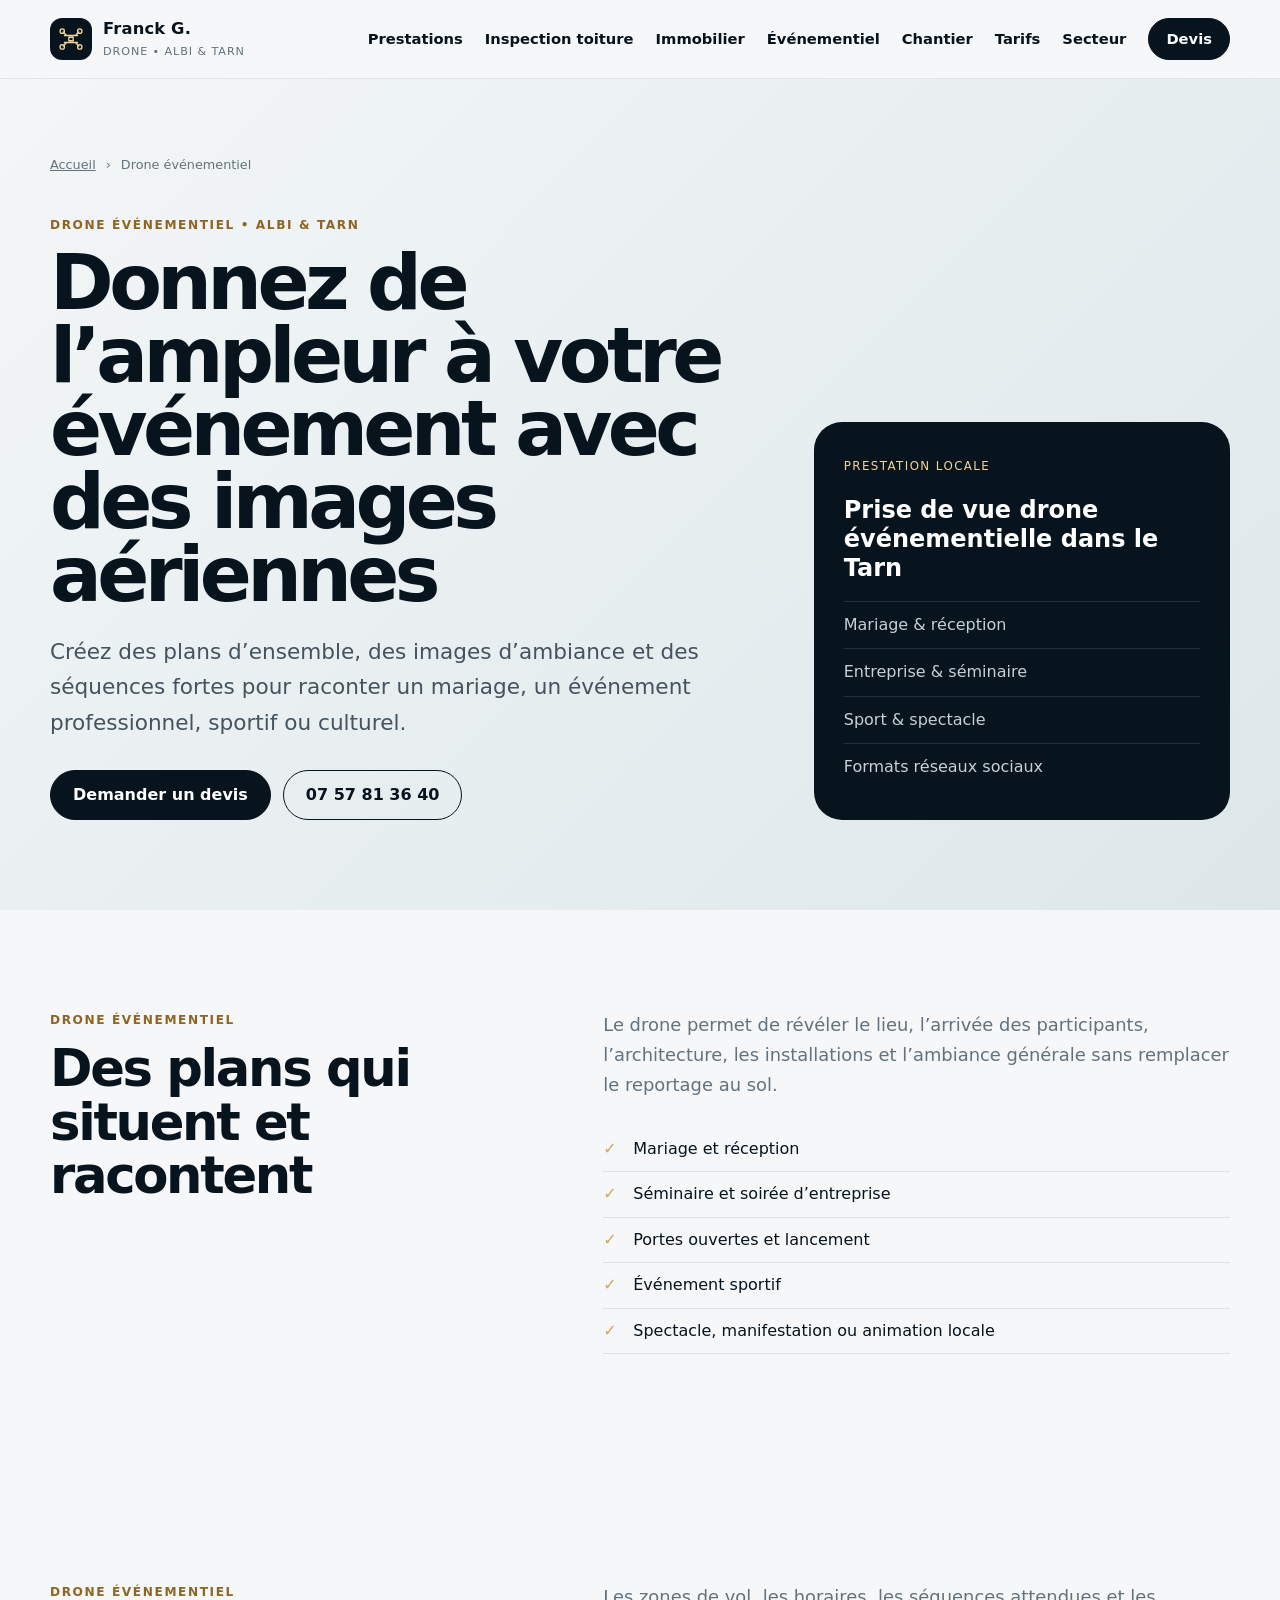
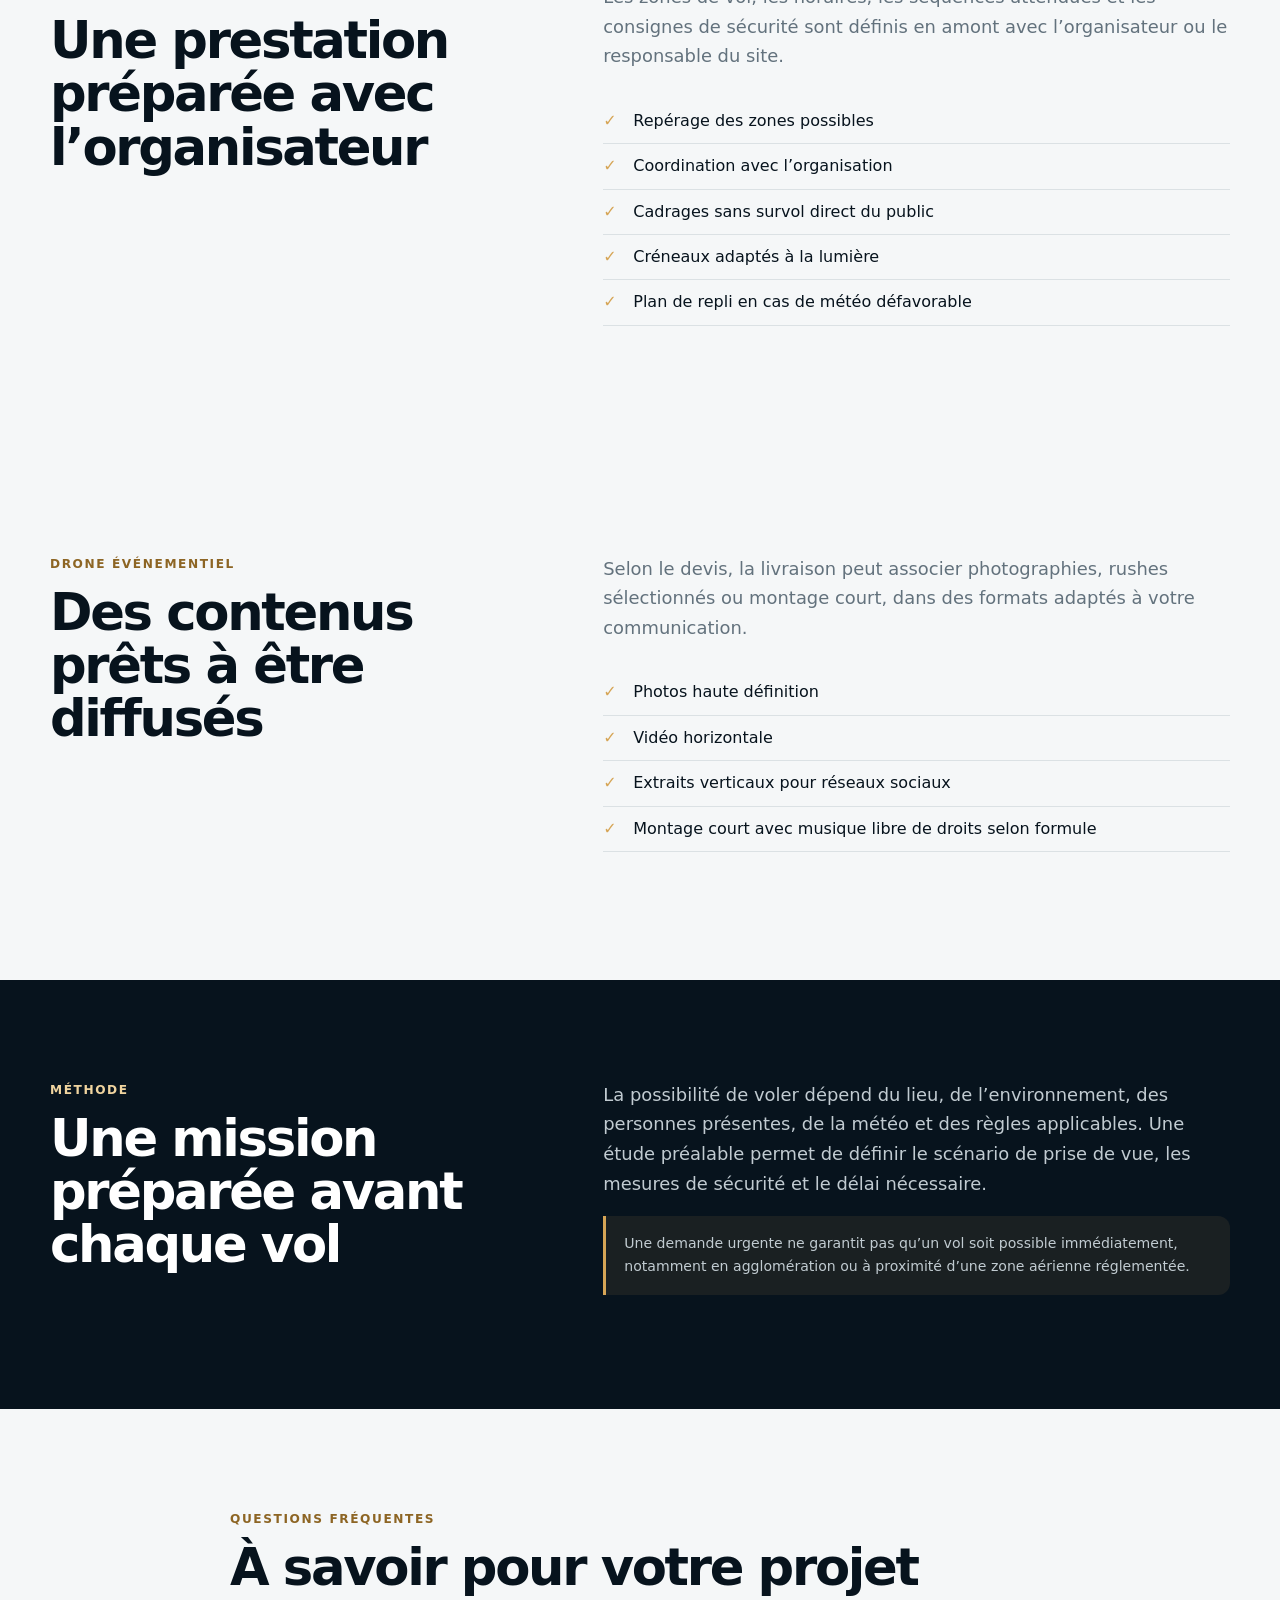
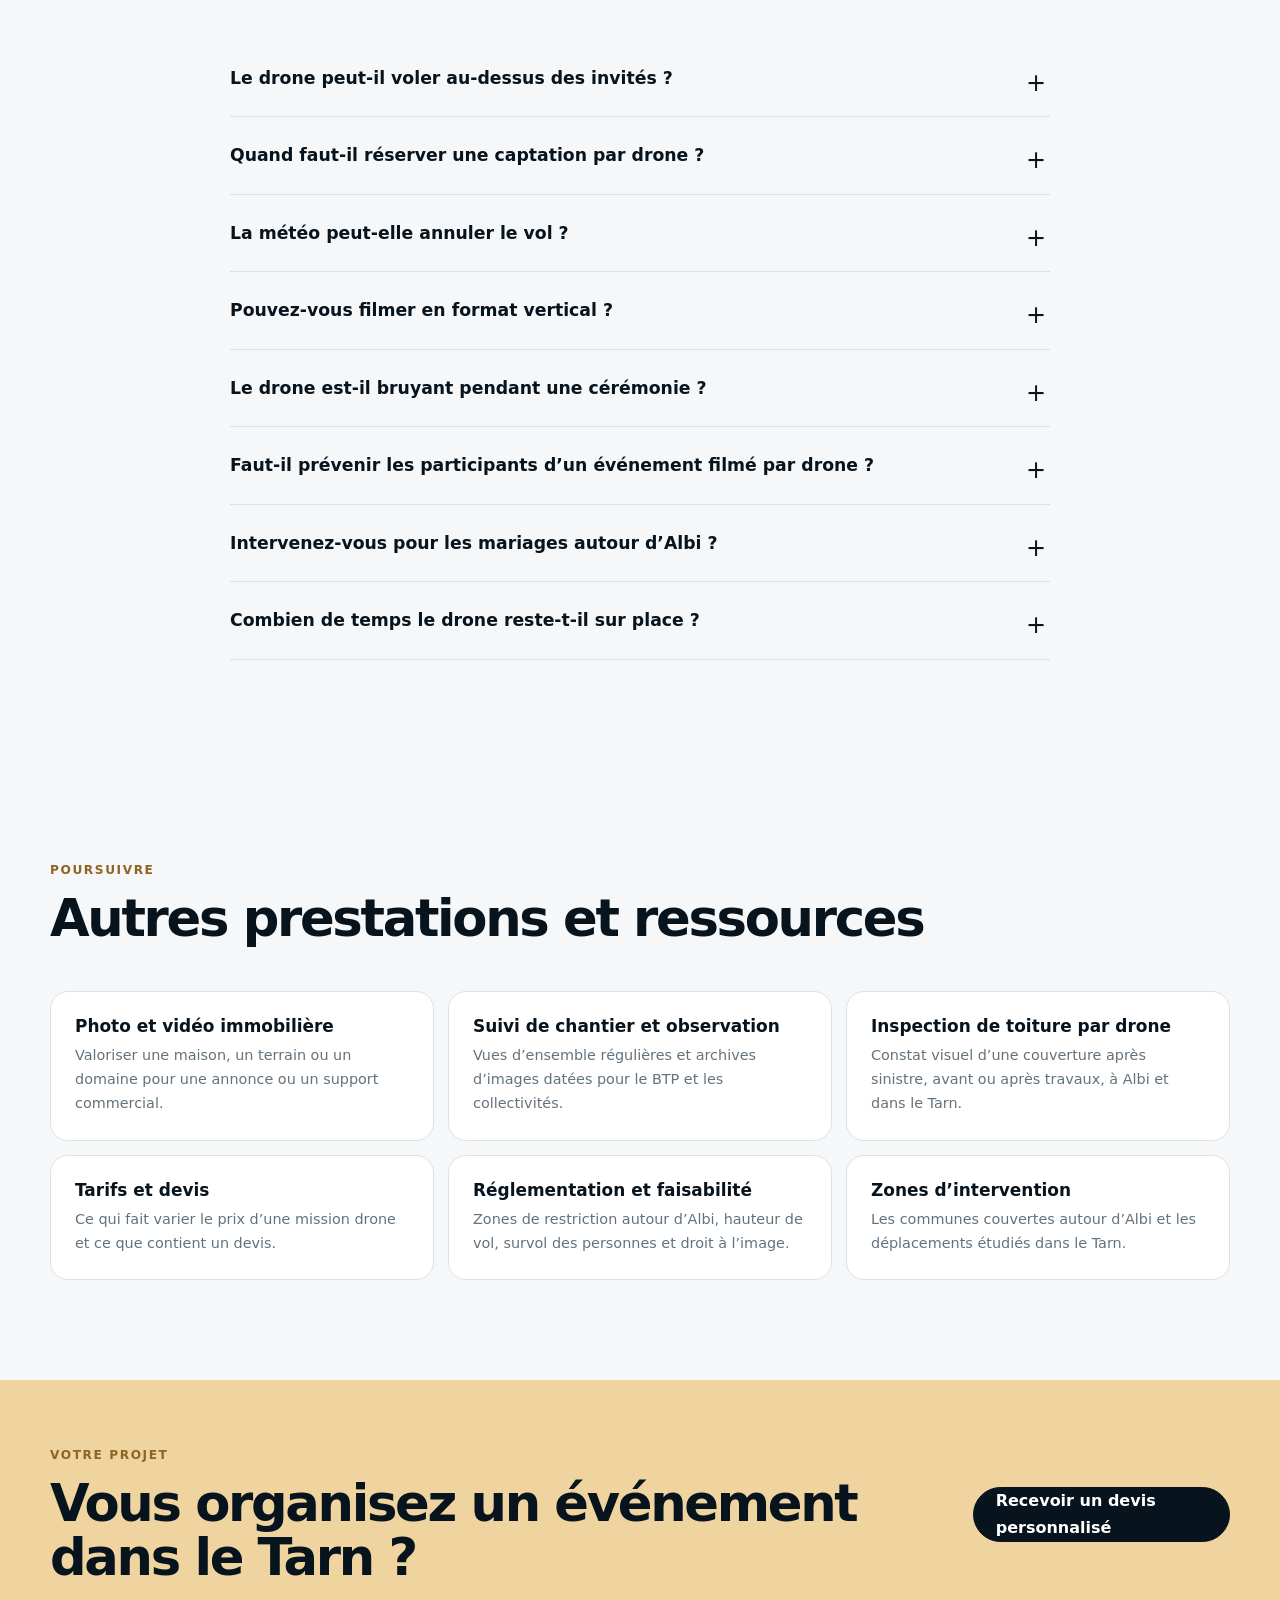
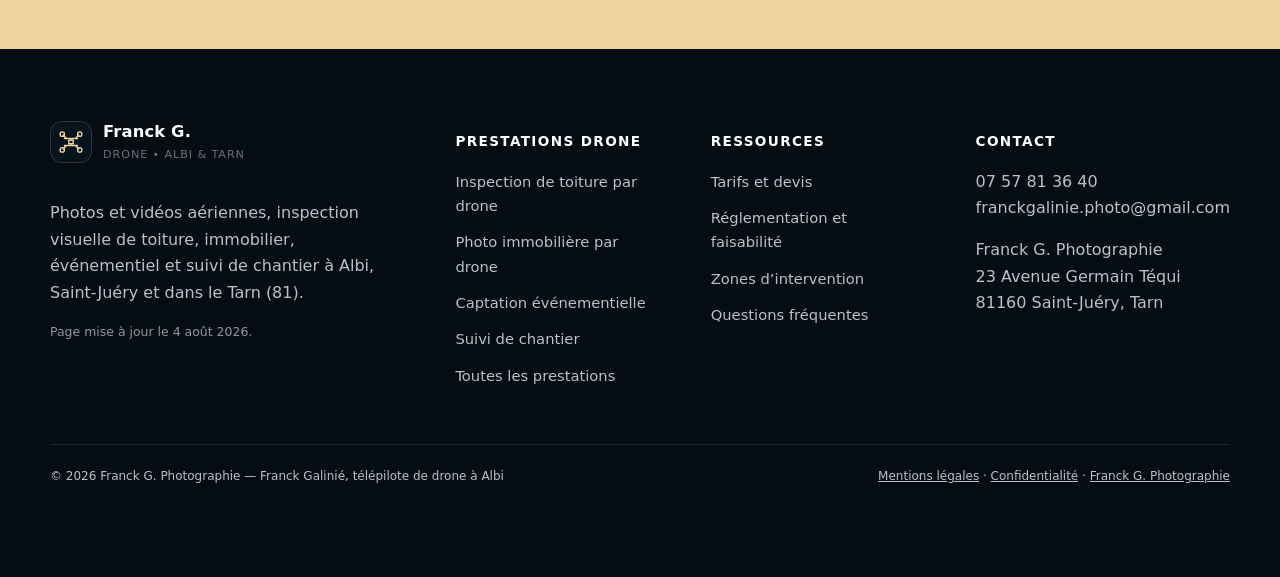
<file: drone-evenementiel-tarn.html>
<!doctype html>
<html lang="fr">
<head>
  <meta charset="utf-8">
  <meta name="viewport" content="width=device-width, initial-scale=1">
  <link rel="preconnect" href="https://static.wixstatic.com" crossorigin>
  <link rel="dns-prefetch" href="//static.wixstatic.com">
  <title>Drone événementiel dans le Tarn : vidéo aérienne | Albi</title>
  <meta name="description" content="Photo et vidéo aériennes d’événements dans le Tarn : mariage, séminaire, sport et spectacle, préparés avec l’organisateur et sans survol du public. Devis gratuit.">
  <meta name="keywords" content="drone événementiel Tarn, vidéo drone mariage Albi, captation aérienne événement, drone séminaire entreprise Tarn, film aérien spectacle 81">
  <meta name="robots" content="index,follow,max-image-preview:large,max-snippet:-1,max-video-preview:-1">
  <meta name="author" content="Franck G. Photographie">
  <meta name="theme-color" content="#07131d">
  <link rel="canonical" href="https://dronetarn.fr/drone-evenementiel-tarn.html">
  <link rel="alternate" hreflang="fr-FR" href="https://dronetarn.fr/drone-evenementiel-tarn.html">
  <link rel="alternate" hreflang="x-default" href="https://dronetarn.fr/drone-evenementiel-tarn.html">
  <meta name="geo.region" content="FR-81">
  <meta name="geo.placename" content="Albi, Saint-Juéry, Tarn, Occitanie">
  <meta name="geo.position" content="43.94851456213975;2.210739448460117">
  <meta name="ICBM" content="43.94851456213975, 2.210739448460117">
  <meta name="format-detection" content="telephone=yes">
  <meta name="rating" content="general">
  <meta name="revisit-after" content="7 days">
  <meta property="og:image:type" content="image/png">
  <meta property="article:modified_time" content="2026-08-04">
  <link rel="icon" href="assets/favicon.svg" type="image/svg+xml">
  <link rel="manifest" href="manifest.webmanifest">
  <meta property="og:type" content="website">
  <meta property="og:locale" content="fr_FR">
  <meta property="og:site_name" content="Franck G. Drone — Albi & Tarn">
  <meta property="og:title" content="Drone événementiel dans le Tarn : vidéo aérienne | Albi">
  <meta property="og:description" content="Photo et vidéo aériennes d’événements dans le Tarn : mariage, séminaire, sport et spectacle, préparés avec l’organisateur et sans survol du public. Devis gratuit.">
  <meta property="og:url" content="https://dronetarn.fr/drone-evenementiel-tarn.html">
  <meta property="og:image" content="https://dronetarn.fr/assets/og-image.png">
  <meta property="og:image:width" content="1200">
  <meta property="og:image:height" content="630">
  <meta property="og:image:alt" content="Télépilote drone à Albi et dans le Tarn — Franck G.">
  <meta name="twitter:card" content="summary_large_image">
  <meta name="twitter:title" content="Drone événementiel dans le Tarn : vidéo aérienne | Albi">
  <meta name="twitter:description" content="Photo et vidéo aériennes d’événements dans le Tarn : mariage, séminaire, sport et spectacle, préparés avec l’organisateur et sans survol du public. Devis gratuit.">
  <meta name="twitter:image" content="https://dronetarn.fr/assets/og-image.png">
  <link rel="stylesheet" href="assets/styles.css">
  <script type="application/ld+json">{
  "@context": "https://schema.org",
  "@graph": [
    {
      "@type": [
        "LocalBusiness",
        "ProfessionalService",
        "PhotographBusiness"
      ],
      "@id": "https://dronetarn.fr/#business",
      "name": "Franck G. Photographie — Prestations drone",
      "legalName": "Franck Galinié — Franck G. Photographie",
      "alternateName": [
        "Franck G. Drone Albi Tarn",
        "Télépilote drone Albi",
        "Photographe drone Albi",
        "Franck G. Drone"
      ],
      "url": "https://dronetarn.fr/",
      "mainEntityOfPage": {
        "@id": "https://dronetarn.fr/#webpage"
      },
      "logo": {
        "@type": "ImageObject",
        "@id": "https://dronetarn.fr/#logo",
        "url": "https://dronetarn.fr/assets/favicon.svg",
        "contentUrl": "https://dronetarn.fr/assets/favicon.svg",
        "caption": "Franck G. Drone — Albi & Tarn"
      },
      "image": [
        "https://dronetarn.fr/assets/og-image.png",
        "https://static.wixstatic.com/media/778cd0_7bb19a5117dd442d9610a43f3379fa1d~mv2.jpg/v1/fill/w_1200,h_900,al_c,q_85,enc_auto/778cd0_7bb19a5117dd442d9610a43f3379fa1d~mv2.jpg",
        "https://static.wixstatic.com/media/778cd0_fd57e9e9a5d241f4ba4f88d41efa723c~mv2.jpg/v1/fill/w_1200,h_900,al_c,q_85,enc_auto/778cd0_fd57e9e9a5d241f4ba4f88d41efa723c~mv2.jpg"
      ],
      "photo": "https://dronetarn.fr/assets/og-image.png",
      "telephone": "+33757813640",
      "email": "franckgalinie.photo@gmail.com",
      "priceRange": "€€",
      "currenciesAccepted": "EUR",
      "slogan": "Des images aériennes utiles, précises et impactantes.",
      "description": "Télépilote de drone professionnel basé à Saint-Juéry, à côté d’Albi (Tarn, Occitanie) : inspection visuelle de toiture, photo et vidéo immobilière, événementiel, suivi de chantier, patrimoine et communication par drone.",
      "disambiguatingDescription": "Prestataire indépendant de prises de vue aériennes par drone dans l’agglomération albigeoise et le département du Tarn (81). Inspection visuelle sans thermographie, devis sur étude de faisabilité.",
      "address": {
        "@type": "PostalAddress",
        "streetAddress": "23 Avenue Germain Téqui",
        "postalCode": "81160",
        "addressLocality": "Saint-Juéry",
        "addressRegion": "Occitanie",
        "addressCountry": "FR"
      },
      "geo": {
        "@type": "GeoCoordinates",
        "latitude": 43.94851456213975,
        "longitude": 2.210739448460117,
        "address": {
          "@id": "https://dronetarn.fr/#address"
        }
      },
      "hasMap": "https://www.google.com/maps/search/?api=1&query=23+Avenue+Germain+T%C3%A9qui+81160+Saint-Ju%C3%A9ry",
      "identifier": {
        "@type": "PropertyValue",
        "name": "SIRET",
        "value": "84798872200017"
      },
      "founder": {
        "@id": "https://dronetarn.fr/#franck-galinie"
      },
      "employee": {
        "@id": "https://dronetarn.fr/#franck-galinie"
      },
      "contactPoint": [
        {
          "@type": "ContactPoint",
          "@id": "https://dronetarn.fr/#contact-devis",
          "contactType": "Demande de devis",
          "telephone": "+33757813640",
          "email": "franckgalinie.photo@gmail.com",
          "availableLanguage": [
            "fr"
          ],
          "areaServed": "FR-81",
          "url": "https://dronetarn.fr/#contact"
        }
      ],
      "areaServed": [
        {
          "@type": "City",
          "name": "Albi",
          "@id": "https://www.wikidata.org/wiki/Q184267"
        },
        {
          "@type": "City",
          "name": "Saint-Juéry"
        },
        {
          "@type": "City",
          "name": "Lescure-d’Albigeois"
        },
        {
          "@type": "City",
          "name": "Arthès"
        },
        {
          "@type": "City",
          "name": "Puygouzon"
        },
        {
          "@type": "City",
          "name": "Marssac-sur-Tarn"
        },
        {
          "@type": "City",
          "name": "Carmaux"
        },
        {
          "@type": "City",
          "name": "Gaillac"
        },
        {
          "@type": "City",
          "name": "Réalmont"
        },
        {
          "@type": "City",
          "name": "Castres"
        },
        {
          "@type": "AdministrativeArea",
          "name": "Tarn",
          "@id": "https://www.wikidata.org/wiki/Q12545"
        },
        {
          "@type": "AdministrativeArea",
          "name": "Occitanie"
        }
      ],
      "serviceArea": {
        "@type": "GeoCircle",
        "geoMidpoint": {
          "@type": "GeoCoordinates",
          "latitude": 43.94851456213975,
          "longitude": 2.210739448460117
        },
        "geoRadius": "60000",
        "description": "Rayon d’intervention habituel autour d’Albi ; au-delà sur devis."
      },
      "knowsLanguage": {
        "@type": "Language",
        "name": "Français",
        "alternateName": "fr"
      },
      "knowsAbout": [
        "Prise de vue aérienne par drone",
        "Inspection visuelle de toiture par drone",
        "Photographie immobilière aérienne",
        "Vidéo événementielle par drone",
        "Suivi de chantier par drone",
        "Photogrammétrie visuelle",
        "Photographie de patrimoine",
        "Réglementation drone catégorie ouverte",
        "Cadrage et post-traitement photo",
        "Communication visuelle des collectivités"
      ],
      "sameAs": [
        "https://www.franckgphotographie.fr/dronetarn",
        "https://www.franckgphotographie.fr",
        "https://www.instagram.com/franck_photographie81/"
      ],
      "hasOfferCatalog": {
        "@type": "OfferCatalog",
        "@id": "https://dronetarn.fr/#catalogue",
        "name": "Prestations drone à Albi et dans le Tarn",
        "itemListElement": [
          {
            "@type": "Offer",
            "position": 1,
            "itemOffered": {
              "@id": "https://dronetarn.fr/inspection-toiture-drone-albi.html#service"
            },
            "priceCurrency": "EUR",
            "availability": "https://schema.org/InStock",
            "url": "https://dronetarn.fr/inspection-toiture-drone-albi.html",
            "areaServed": {
              "@type": "AdministrativeArea",
              "name": "Tarn"
            }
          },
          {
            "@type": "Offer",
            "position": 2,
            "itemOffered": {
              "@id": "https://dronetarn.fr/drone-immobilier-albi.html#service"
            },
            "priceCurrency": "EUR",
            "availability": "https://schema.org/InStock",
            "url": "https://dronetarn.fr/drone-immobilier-albi.html",
            "areaServed": {
              "@type": "AdministrativeArea",
              "name": "Tarn"
            }
          },
          {
            "@type": "Offer",
            "position": 3,
            "itemOffered": {
              "@id": "https://dronetarn.fr/drone-evenementiel-tarn.html#service"
            },
            "priceCurrency": "EUR",
            "availability": "https://schema.org/InStock",
            "url": "https://dronetarn.fr/drone-evenementiel-tarn.html",
            "areaServed": {
              "@type": "AdministrativeArea",
              "name": "Tarn"
            }
          },
          {
            "@type": "Offer",
            "position": 4,
            "itemOffered": {
              "@id": "https://dronetarn.fr/suivi-chantier-surveillance-drone-tarn.html#service"
            },
            "priceCurrency": "EUR",
            "availability": "https://schema.org/InStock",
            "url": "https://dronetarn.fr/suivi-chantier-surveillance-drone-tarn.html",
            "areaServed": {
              "@type": "AdministrativeArea",
              "name": "Tarn"
            }
          },
          {
            "@type": "Offer",
            "position": 5,
            "itemOffered": {
              "@type": "Service",
              "@id": "https://dronetarn.fr/#service-patrimoine",
              "name": "Photo et vidéo aérienne de tourisme et de patrimoine",
              "serviceType": "Prise de vue aérienne de patrimoine",
              "provider": {
                "@id": "https://dronetarn.fr/#business"
              }
            },
            "priceCurrency": "EUR",
            "url": "https://dronetarn.fr/#prestations"
          },
          {
            "@type": "Offer",
            "position": 6,
            "itemOffered": {
              "@type": "Service",
              "@id": "https://dronetarn.fr/#service-communication",
              "name": "Contenus aériens pour la communication professionnelle",
              "serviceType": "Production de visuels par drone",
              "provider": {
                "@id": "https://dronetarn.fr/#business"
              }
            },
            "priceCurrency": "EUR",
            "url": "https://dronetarn.fr/#prestations"
          }
        ]
      },
      "publishingPrinciples": "https://dronetarn.fr/mentions-legales.html",
      "isAccessibleForFree": true
    },
    {
      "@type": "Person",
      "@id": "https://dronetarn.fr/#franck-galinie",
      "name": "Franck Galinié",
      "givenName": "Franck",
      "familyName": "Galinié",
      "jobTitle": [
        "Photographe professionnel",
        "Télépilote de drone"
      ],
      "description": "Photographe professionnel depuis plus de dix ans et télépilote de drone certifié, installé à Saint-Juéry près d’Albi (Tarn).",
      "url": "https://dronetarn.fr/",
      "image": "https://dronetarn.fr/assets/og-image.png",
      "email": "franckgalinie.photo@gmail.com",
      "telephone": "+33757813640",
      "worksFor": {
        "@id": "https://dronetarn.fr/#business"
      },
      "homeLocation": {
        "@type": "Place",
        "name": "Saint-Juéry, Tarn, Occitanie, France"
      },
      "workLocation": {
        "@type": "Place",
        "name": "Albi et département du Tarn (81)"
      },
      "knowsAbout": [
        "Prise de vue aérienne",
        "Inspection visuelle de toiture par drone",
        "Photographie immobilière",
        "Vidéo événementielle",
        "Suivi de chantier par drone",
        "Réglementation des vols de drone"
      ],
      "hasCredential": [
        {
          "@type": "EducationalOccupationalCredential",
          "credentialCategory": "certification",
          "name": "Télépilote de drone — certification enregistrée RS6699",
          "identifier": "RS6699"
        },
        {
          "@type": "EducationalOccupationalCredential",
          "credentialCategory": "certificate",
          "name": "CATS — Certificat d’aptitude théorique de télépilote"
        },
        {
          "@type": "EducationalOccupationalCredential",
          "credentialCategory": "certificate",
          "name": "BAPD — Brevet d’aptitude de pilote de drone"
        }
      ],
      "memberOf": {
        "@type": "Organization",
        "name": "FPDC — Fédération Professionnelle du Drone Civil",
        "url": "https://www.federation-drone.org/"
      },
      "sameAs": [
        "https://www.instagram.com/franck_photographie81/",
        "https://www.franckgphotographie.fr"
      ]
    },
    {
      "@type": "WebSite",
      "@id": "https://dronetarn.fr/#website",
      "url": "https://dronetarn.fr/",
      "name": "Franck G. Drone — Albi & Tarn",
      "alternateName": "Télépilote drone Albi et Tarn",
      "description": "Site des prestations drone de Franck G. Photographie : inspection de toiture, immobilier, événementiel et suivi de chantier à Albi et dans le Tarn.",
      "inLanguage": "fr-FR",
      "publisher": {
        "@id": "https://dronetarn.fr/#business"
      },
      "copyrightHolder": {
        "@id": "https://dronetarn.fr/#business"
      },
      "copyrightYear": 2026,
      "about": {
        "@id": "https://dronetarn.fr/#business"
      },
      "maintainer": {
        "@id": "https://dronetarn.fr/#franck-galinie"
      }
    },
    {
      "@type": "WebPage",
      "@id": "https://dronetarn.fr/drone-evenementiel-tarn.html#webpage",
      "url": "https://dronetarn.fr/drone-evenementiel-tarn.html",
      "name": "Captation événementielle par drone dans le Tarn et à Albi",
      "description": "Vidéo et photo aériennes d’événements dans le Tarn : mariage, séminaire, sport, spectacle et événement d’entreprise, selon la faisabilité du site.",
      "inLanguage": "fr-FR",
      "isPartOf": {
        "@id": "https://dronetarn.fr/#website"
      },
      "about": {
        "@id": "https://dronetarn.fr/#business"
      },
      "author": {
        "@id": "https://dronetarn.fr/#franck-galinie"
      },
      "publisher": {
        "@id": "https://dronetarn.fr/#business"
      },
      "datePublished": "2026-07-24",
      "dateModified": "2026-08-04",
      "primaryImageOfPage": {
        "@type": "ImageObject",
        "url": "https://dronetarn.fr/assets/og-image.png"
      },
      "keywords": "drone événementiel Tarn, vidéo drone mariage Albi, captation aérienne événement, drone séminaire entreprise Tarn",
      "speakable": {
        "@type": "SpeakableSpecification",
        "cssSelector": [
          ".answer-box",
          "h1",
          ".lead"
        ]
      },
      "potentialAction": {
        "@type": "CommunicateAction",
        "name": "Demander un devis drone",
        "target": "https://dronetarn.fr/#contact"
      },
      "breadcrumb": {
        "@id": "https://dronetarn.fr/drone-evenementiel-tarn.html#breadcrumb"
      },
      "mainEntity": {
        "@id": "https://dronetarn.fr/drone-evenementiel-tarn.html#service"
      }
    },
    {
      "@type": "BreadcrumbList",
      "@id": "https://dronetarn.fr/drone-evenementiel-tarn.html#breadcrumb",
      "itemListElement": [
        {
          "@type": "ListItem",
          "position": 1,
          "name": "Accueil",
          "item": "https://dronetarn.fr/"
        },
        {
          "@type": "ListItem",
          "position": 2,
          "name": "Drone événementiel",
          "item": "https://dronetarn.fr/drone-evenementiel-tarn.html"
        }
      ]
    },
    {
      "@type": "Service",
      "@id": "https://dronetarn.fr/drone-evenementiel-tarn.html#service",
      "name": "Captation événementielle par drone dans le Tarn",
      "serviceType": "Prise de vue aérienne événementielle",
      "description": "Photos et vidéos aériennes d’événements dans le Tarn : mariages, séminaires, événements sportifs, spectacles et manifestations locales.",
      "provider": {
        "@id": "https://dronetarn.fr/#business"
      },
      "brand": {
        "@id": "https://dronetarn.fr/#business"
      },
      "url": "https://dronetarn.fr/drone-evenementiel-tarn.html",
      "category": "Prise de vue aérienne par drone",
      "availableChannel": {
        "@type": "ServiceChannel",
        "serviceUrl": "https://dronetarn.fr/#contact",
        "servicePhone": "+33757813640",
        "availableLanguage": "fr",
        "serviceLocation": {
          "@id": "https://dronetarn.fr/#business"
        }
      },
      "areaServed": [
        {
          "@type": "City",
          "name": "Albi"
        },
        {
          "@type": "AdministrativeArea",
          "name": "Tarn"
        },
        {
          "@type": "GeoCircle",
          "geoMidpoint": {
            "@type": "GeoCoordinates",
            "latitude": 43.94851456213975,
            "longitude": 2.210739448460117
          },
          "geoRadius": "60000"
        }
      ],
      "audience": {
        "@type": "Audience",
        "audienceType": "Particuliers, entreprises, artisans, agences immobilières, collectivités et associations du Tarn"
      },
      "offers": {
        "@type": "Offer",
        "priceCurrency": "EUR",
        "priceRange": "€€",
        "availability": "https://schema.org/InStock",
        "url": "https://dronetarn.fr/#contact",
        "areaServed": {
          "@type": "AdministrativeArea",
          "name": "Tarn"
        },
        "seller": {
          "@id": "https://dronetarn.fr/#business"
        },
        "description": "Tarif établi sur devis après étude de faisabilité du site et du vol."
      },
      "alternateName": [
        "Drone événementiel Tarn",
        "Vidéo drone mariage Albi"
      ],
      "hasOfferCatalog": {
        "@type": "OfferCatalog",
        "name": "Captation événementielle par drone dans le Tarn",
        "itemListElement": [
          {
            "@type": "Offer",
            "position": 1,
            "itemOffered": {
              "@type": "Service",
              "name": "Mariage et réception"
            }
          },
          {
            "@type": "Offer",
            "position": 2,
            "itemOffered": {
              "@type": "Service",
              "name": "Séminaire et soirée d’entreprise"
            }
          },
          {
            "@type": "Offer",
            "position": 3,
            "itemOffered": {
              "@type": "Service",
              "name": "Portes ouvertes et lancement"
            }
          },
          {
            "@type": "Offer",
            "position": 4,
            "itemOffered": {
              "@type": "Service",
              "name": "Événement sportif"
            }
          },
          {
            "@type": "Offer",
            "position": 5,
            "itemOffered": {
              "@type": "Service",
              "name": "Spectacle, manifestation ou animation locale"
            }
          }
        ]
      }
    },
    {
      "@type": "FAQPage",
      "@id": "https://dronetarn.fr/drone-evenementiel-tarn.html#faq",
      "inLanguage": "fr-FR",
      "isPartOf": {
        "@id": "https://dronetarn.fr/drone-evenementiel-tarn.html#webpage"
      },
      "mainEntity": [
        {
          "@type": "Question",
          "name": "Le drone peut-il voler au-dessus des invités ?",
          "acceptedAnswer": {
            "@type": "Answer",
            "text": "Le survol direct de personnes ou d’une foule n’est pas recherché. Le plan de vol et les cadrages sont adaptés pour préserver les distances, la sécurité et le respect des règles applicables."
          }
        },
        {
          "@type": "Question",
          "name": "Quand faut-il réserver une captation par drone ?",
          "acceptedAnswer": {
            "@type": "Answer",
            "text": "Le plus tôt possible, surtout pour un événement en agglomération ou sur un site sensible, afin de vérifier la faisabilité et d’anticiper les démarches éventuelles."
          }
        },
        {
          "@type": "Question",
          "name": "La météo peut-elle annuler le vol ?",
          "acceptedAnswer": {
            "@type": "Answer",
            "text": "Oui. Le vent, la pluie, la visibilité ou d’autres conditions peuvent empêcher ou limiter la mission. Une solution de repli ou des prises de vue au sol peuvent être envisagées selon le projet."
          }
        },
        {
          "@type": "Question",
          "name": "Pouvez-vous filmer en format vertical ?",
          "acceptedAnswer": {
            "@type": "Answer",
            "text": "Oui, la préparation peut inclure des séquences adaptées aux stories, Reels et publications verticales, en plus des formats classiques."
          }
        },
        {
          "@type": "Question",
          "name": "Le drone est-il bruyant pendant une cérémonie ?",
          "acceptedAnswer": {
            "@type": "Answer",
            "text": "Un drone reste audible. Les vols sont donc programmés en dehors des moments sensibles, comme la cérémonie ou les discours, et réalisés à une distance limitant la gêne sonore."
          }
        },
        {
          "@type": "Question",
          "name": "Faut-il prévenir les participants d’un événement filmé par drone ?",
          "acceptedAnswer": {
            "@type": "Answer",
            "text": "Oui. L’organisateur informe les participants de la présence d’images, conformément aux règles sur le droit à l’image et à la protection des données personnelles."
          }
        },
        {
          "@type": "Question",
          "name": "Intervenez-vous pour les mariages autour d’Albi ?",
          "acceptedAnswer": {
            "@type": "Answer",
            "text": "Oui, dans les domaines, châteaux et lieux de réception du Tarn, en coordination avec le photographe ou le vidéaste principal lorsque le couple en a déjà retenu un."
          }
        },
        {
          "@type": "Question",
          "name": "Combien de temps le drone reste-t-il sur place ?",
          "acceptedAnswer": {
            "@type": "Answer",
            "text": "La durée est définie au devis : quelques séquences ciblées d’une heure environ, ou une présence répartie sur plusieurs moments clés de la journée."
          }
        }
      ]
    }
  ]
}</script>
</head>
<body>
<a class="skip-link" href="#contenu">Aller au contenu</a><header class="site-header">
<nav class="site-nav" aria-label="Navigation principale">
  <a class="brand" href="index.html" aria-label="Franck G. Drone — Accueil">
    <span class="brand-mark" aria-hidden="true">
      <svg viewBox="0 0 64 64" role="img"><path d="M17 24h30M22 24l-8-8M42 24l8-8M17 40h30M22 40l-8 8M42 40l8 8M27 28h10v8H27z"/><circle cx="12" cy="14" r="5"/><circle cx="52" cy="14" r="5"/><circle cx="12" cy="50" r="5"/><circle cx="52" cy="50" r="5"/></svg>
    </span>
    <span><strong>Franck G.</strong><small>Drone • Albi & Tarn</small></span>
  </a>
  <button class="nav-toggle" type="button" aria-expanded="false" aria-controls="nav-links"><span></span><span></span><span></span><span class="sr-only">Ouvrir le menu</span></button>
  <div class="nav-links" id="nav-links">
    <a href="index.html#prestations">Prestations</a>
    <a href="inspection-toiture-drone-albi.html">Inspection toiture</a>
    <a href="drone-immobilier-albi.html">Immobilier</a>
    <a href="drone-evenementiel-tarn.html">Événementiel</a>
    <a href="suivi-chantier-surveillance-drone-tarn.html">Chantier</a>
    <a href="tarifs-devis-drone-albi.html">Tarifs</a>
    <a href="zones-intervention.html">Secteur</a>
    <a class="btn btn-small" href="index.html#contact">Devis</a>
  </div>
</nav></header>
<main id="contenu">
<section class="page-hero"><div class="container page-hero-grid"><div><nav class="breadcrumb" aria-label="Fil d’Ariane"><a href="index.html">Accueil</a><span>›</span><span>Drone événementiel</span></nav><p class="eyebrow">Drone événementiel • Albi & Tarn</p><h1>Donnez de l’ampleur à votre événement avec des images aériennes</h1><p class="lead">Créez des plans d’ensemble, des images d’ambiance et des séquences fortes pour raconter un mariage, un événement professionnel, sportif ou culturel.</p><div class="hero-actions"><a class="btn" href="index.html#contact">Demander un devis</a><a class="btn btn-ghost" href="tel:+33757813640">07 57 81 36 40</a></div></div><div class="page-hero-panel"><span>Prestation locale</span><strong>Prise de vue drone événementielle dans le Tarn</strong><ul><li>Mariage & réception</li><li>Entreprise & séminaire</li><li>Sport & spectacle</li><li>Formats réseaux sociaux</li></ul></div></div></section>
<section class="section"><div class="container content-two-col"><div><p class="eyebrow">Drone événementiel</p><h2>Des plans qui situent et racontent</h2></div><div><p>Le drone permet de révéler le lieu, l’arrivée des participants, l’architecture, les installations et l’ambiance générale sans remplacer le reportage au sol.</p><ul class="check-list"><li>Mariage et réception</li><li>Séminaire et soirée d’entreprise</li><li>Portes ouvertes et lancement</li><li>Événement sportif</li><li>Spectacle, manifestation ou animation locale</li></ul></div></div></section><section class="section"><div class="container content-two-col"><div><p class="eyebrow">Drone événementiel</p><h2>Une prestation préparée avec l’organisateur</h2></div><div><p>Les zones de vol, les horaires, les séquences attendues et les consignes de sécurité sont définis en amont avec l’organisateur ou le responsable du site.</p><ul class="check-list"><li>Repérage des zones possibles</li><li>Coordination avec l’organisation</li><li>Cadrages sans survol direct du public</li><li>Créneaux adaptés à la lumière</li><li>Plan de repli en cas de météo défavorable</li></ul></div></div></section><section class="section"><div class="container content-two-col"><div><p class="eyebrow">Drone événementiel</p><h2>Des contenus prêts à être diffusés</h2></div><div><p>Selon le devis, la livraison peut associer photographies, rushes sélectionnés ou montage court, dans des formats adaptés à votre communication.</p><ul class="check-list"><li>Photos haute définition</li><li>Vidéo horizontale</li><li>Extraits verticaux pour réseaux sociaux</li><li>Montage court avec musique libre de droits selon formule</li></ul></div></div></section>
<section class="section section-dark"><div class="container content-two-col"><div><p class="eyebrow">Méthode</p><h2>Une mission préparée avant chaque vol</h2></div><div><p>La possibilité de voler dépend du lieu, de l’environnement, des personnes présentes, de la météo et des règles applicables. Une étude préalable permet de définir le scénario de prise de vue, les mesures de sécurité et le délai nécessaire.</p><p class="notice">Une demande urgente ne garantit pas qu’un vol soit possible immédiatement, notamment en agglomération ou à proximité d’une zone aérienne réglementée.</p></div></div></section>
<section class="section faq-section"><div class="container narrow"><div class="section-heading"><div><p class="eyebrow">Questions fréquentes</p><h2>À savoir pour votre projet</h2></div></div><div class="faq-list">
<details><summary>Le drone peut-il voler au-dessus des invités ?</summary><p>Le survol direct de personnes ou d’une foule n’est pas recherché. Le plan de vol et les cadrages sont adaptés pour préserver les distances, la sécurité et le respect des règles applicables.</p></details>
<details><summary>Quand faut-il réserver une captation par drone ?</summary><p>Le plus tôt possible, surtout pour un événement en agglomération ou sur un site sensible, afin de vérifier la faisabilité et d’anticiper les démarches éventuelles.</p></details>
<details><summary>La météo peut-elle annuler le vol ?</summary><p>Oui. Le vent, la pluie, la visibilité ou d’autres conditions peuvent empêcher ou limiter la mission. Une solution de repli ou des prises de vue au sol peuvent être envisagées selon le projet.</p></details>
<details><summary>Pouvez-vous filmer en format vertical ?</summary><p>Oui, la préparation peut inclure des séquences adaptées aux stories, Reels et publications verticales, en plus des formats classiques.</p></details>
<details><summary>Le drone est-il bruyant pendant une cérémonie ?</summary><p>Un drone reste audible. Les vols sont donc programmés en dehors des moments sensibles, comme la cérémonie ou les discours, et réalisés à une distance limitant la gêne sonore.</p></details>
<details><summary>Faut-il prévenir les participants d’un événement filmé par drone ?</summary><p>Oui. L’organisateur informe les participants de la présence d’images, conformément aux règles sur le droit à l’image et à la protection des données personnelles. <a href="reglementation-drone-albi-tarn.html">Droit à l’image et données personnelles</a>.</p></details>
<details><summary>Intervenez-vous pour les mariages autour d’Albi ?</summary><p>Oui, dans les domaines, châteaux et lieux de réception du Tarn, en coordination avec le photographe ou le vidéaste principal lorsque le couple en a déjà retenu un.</p></details>
<details><summary>Combien de temps le drone reste-t-il sur place ?</summary><p>La durée est définie au devis : quelques séquences ciblées d’une heure environ, ou une présence répartie sur plusieurs moments clés de la journée. <a href="tarifs-devis-drone-albi.html">Voir les critères de tarification</a>.</p></details>
</div></div></section>
<section class="section"><div class="container">
<div class="section-heading"><div><p class="eyebrow">Poursuivre</p><h2>Autres prestations et ressources</h2></div></div>
<div class="related-grid">
<a class="related-card" href="drone-immobilier-albi.html"><strong>Photo et vidéo immobilière</strong><span>Valoriser une maison, un terrain ou un domaine pour une annonce ou un support commercial.</span></a>
<a class="related-card" href="suivi-chantier-surveillance-drone-tarn.html"><strong>Suivi de chantier et observation</strong><span>Vues d’ensemble régulières et archives d’images datées pour le BTP et les collectivités.</span></a>
<a class="related-card" href="inspection-toiture-drone-albi.html"><strong>Inspection de toiture par drone</strong><span>Constat visuel d’une couverture après sinistre, avant ou après travaux, à Albi et dans le Tarn.</span></a>
<a class="related-card" href="tarifs-devis-drone-albi.html"><strong>Tarifs et devis</strong><span>Ce qui fait varier le prix d’une mission drone et ce que contient un devis.</span></a>
<a class="related-card" href="reglementation-drone-albi-tarn.html"><strong>Réglementation et faisabilité</strong><span>Zones de restriction autour d’Albi, hauteur de vol, survol des personnes et droit à l’image.</span></a>
<a class="related-card" href="zones-intervention.html"><strong>Zones d’intervention</strong><span>Les communes couvertes autour d’Albi et les déplacements étudiés dans le Tarn.</span></a>
</div>
</div></section>
<section class="section mini-cta"><div class="container"><div><p class="eyebrow">Votre projet</p><h2>Vous organisez un événement dans le Tarn ?</h2></div><a class="btn" href="index.html#contact">Recevoir un devis personnalisé</a></div></section>
</main>
<footer class="site-footer">
  <div class="container footer-grid">
    <div>
      <a class="brand footer-brand" href="index.html"><span class="brand-mark" aria-hidden="true"><svg viewBox="0 0 64 64"><path d="M17 24h30M22 24l-8-8M42 24l8-8M17 40h30M22 40l-8 8M42 40l8 8M27 28h10v8H27z"/><circle cx="12" cy="14" r="5"/><circle cx="52" cy="14" r="5"/><circle cx="12" cy="50" r="5"/><circle cx="52" cy="50" r="5"/></svg></span><span><strong>Franck G.</strong><small>Drone • Albi &amp; Tarn</small></span></a>
      <p>Photos et vidéos aériennes, inspection visuelle de toiture, immobilier, événementiel et suivi de chantier à Albi, Saint-Juéry et dans le Tarn (81).</p>
      <p class="updated-note">Page mise à jour le <time datetime="2026-08-04">4 août 2026</time>.</p>
    </div>
    <div>
      <h2>Prestations drone</h2>
      <ul class="footer-nav">
        <li><a href="inspection-toiture-drone-albi.html">Inspection de toiture par drone</a></li>
        <li><a href="drone-immobilier-albi.html">Photo immobilière par drone</a></li>
        <li><a href="drone-evenementiel-tarn.html">Captation événementielle</a></li>
        <li><a href="suivi-chantier-surveillance-drone-tarn.html">Suivi de chantier</a></li>
        <li><a href="index.html#prestations">Toutes les prestations</a></li>
      </ul>
    </div>
    <div>
      <h2>Ressources</h2>
      <ul class="footer-nav">
        <li><a href="tarifs-devis-drone-albi.html">Tarifs et devis</a></li>
        <li><a href="reglementation-drone-albi-tarn.html">Réglementation et faisabilité</a></li>
        <li><a href="zones-intervention.html">Zones d’intervention</a></li>
        <li><a href="index.html#faq">Questions fréquentes</a></li>
      </ul>
    </div>
    <div>
      <h2>Contact</h2>
      <p><a href="tel:+33757813640">07 57 81 36 40</a><br><a href="mailto:franckgalinie.photo@gmail.com">franckgalinie.photo@gmail.com</a></p>
      <p>Franck G. Photographie<br>23 Avenue Germain Téqui<br>81160 Saint-Juéry, Tarn</p>
    </div>
  </div>
  <div class="container footer-bottom">
    <span>© 2026 Franck G. Photographie — Franck Galinié, télépilote de drone à Albi</span>
    <span><a href="mentions-legales.html">Mentions légales</a> · <a href="politique-confidentialite.html">Confidentialité</a> · <a href="https://www.franckgphotographie.fr" rel="noopener">Franck G. Photographie</a></span>
  </div>
</footer>
<a class="mobile-call" href="tel:+33757813640" aria-label="Appeler Franck G. Drone">Appeler maintenant</a>
<script src="assets/script.js" defer></script></body></html>
</file>
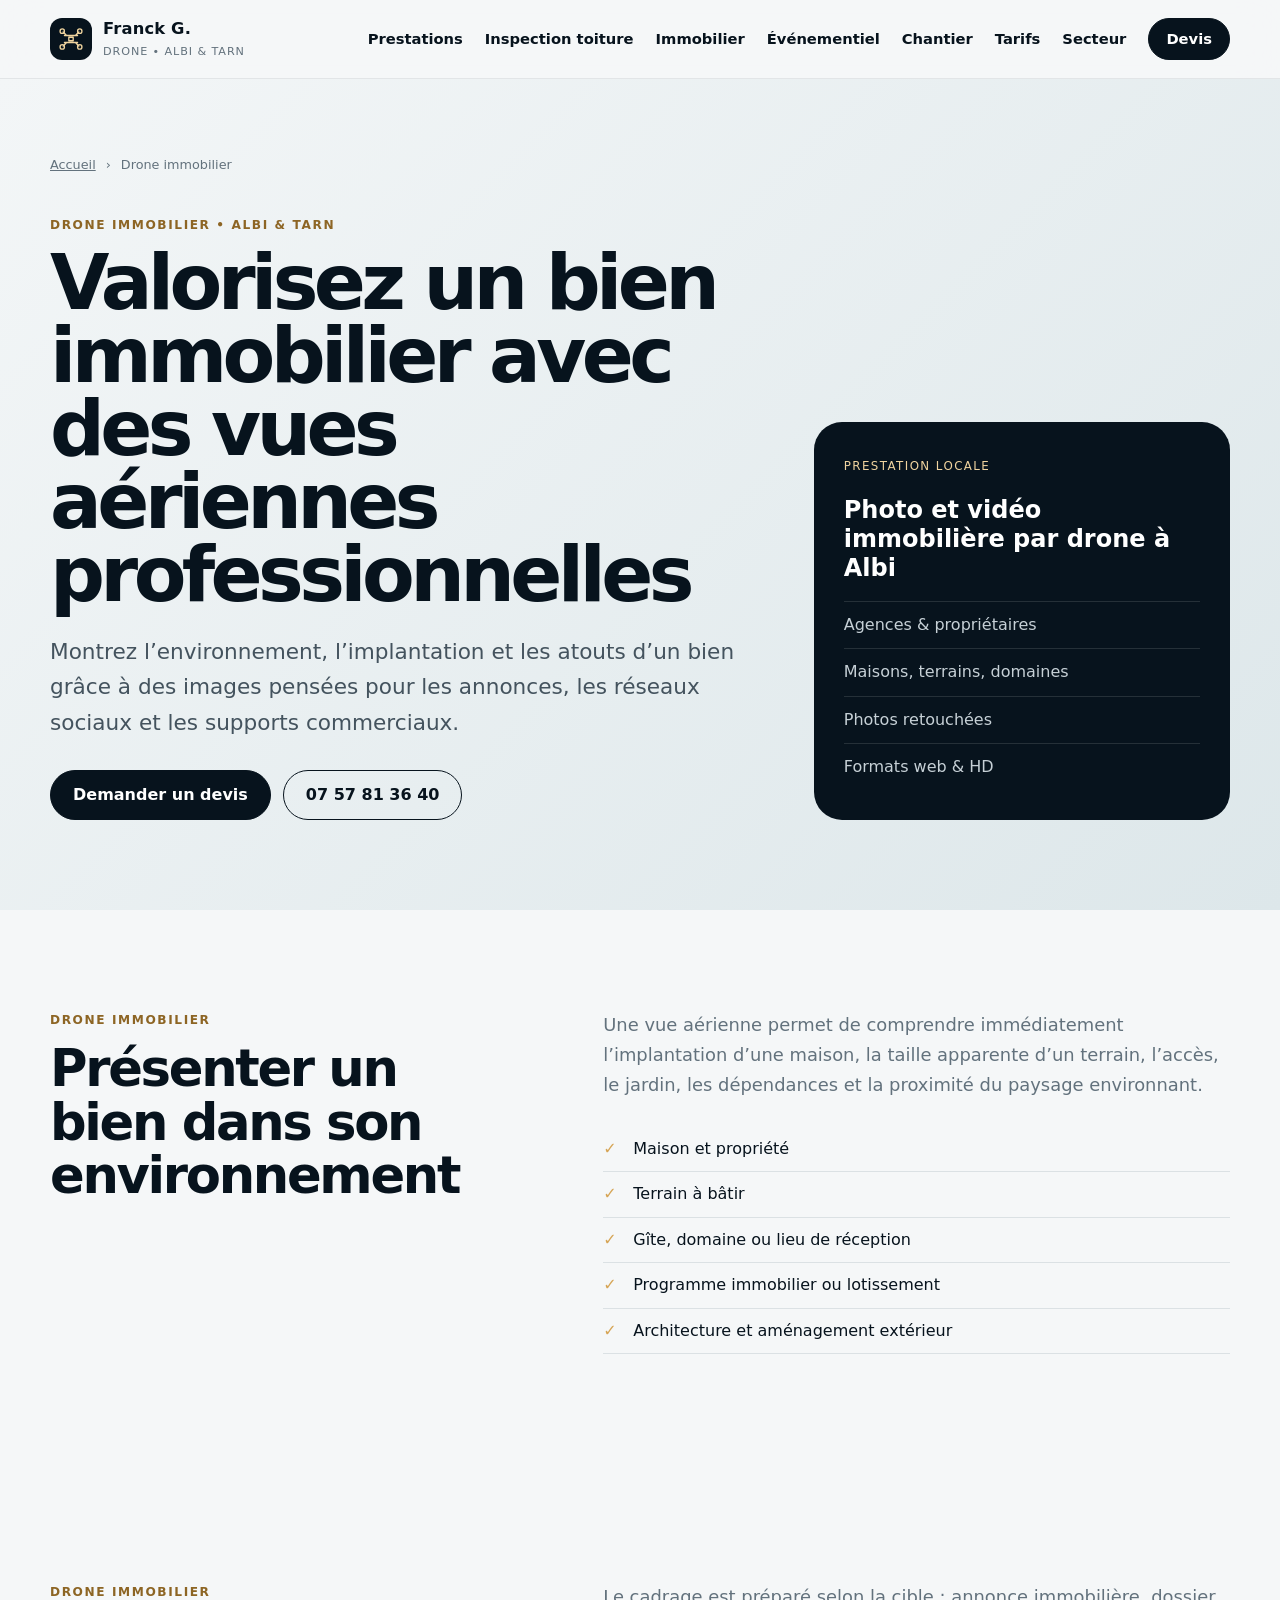
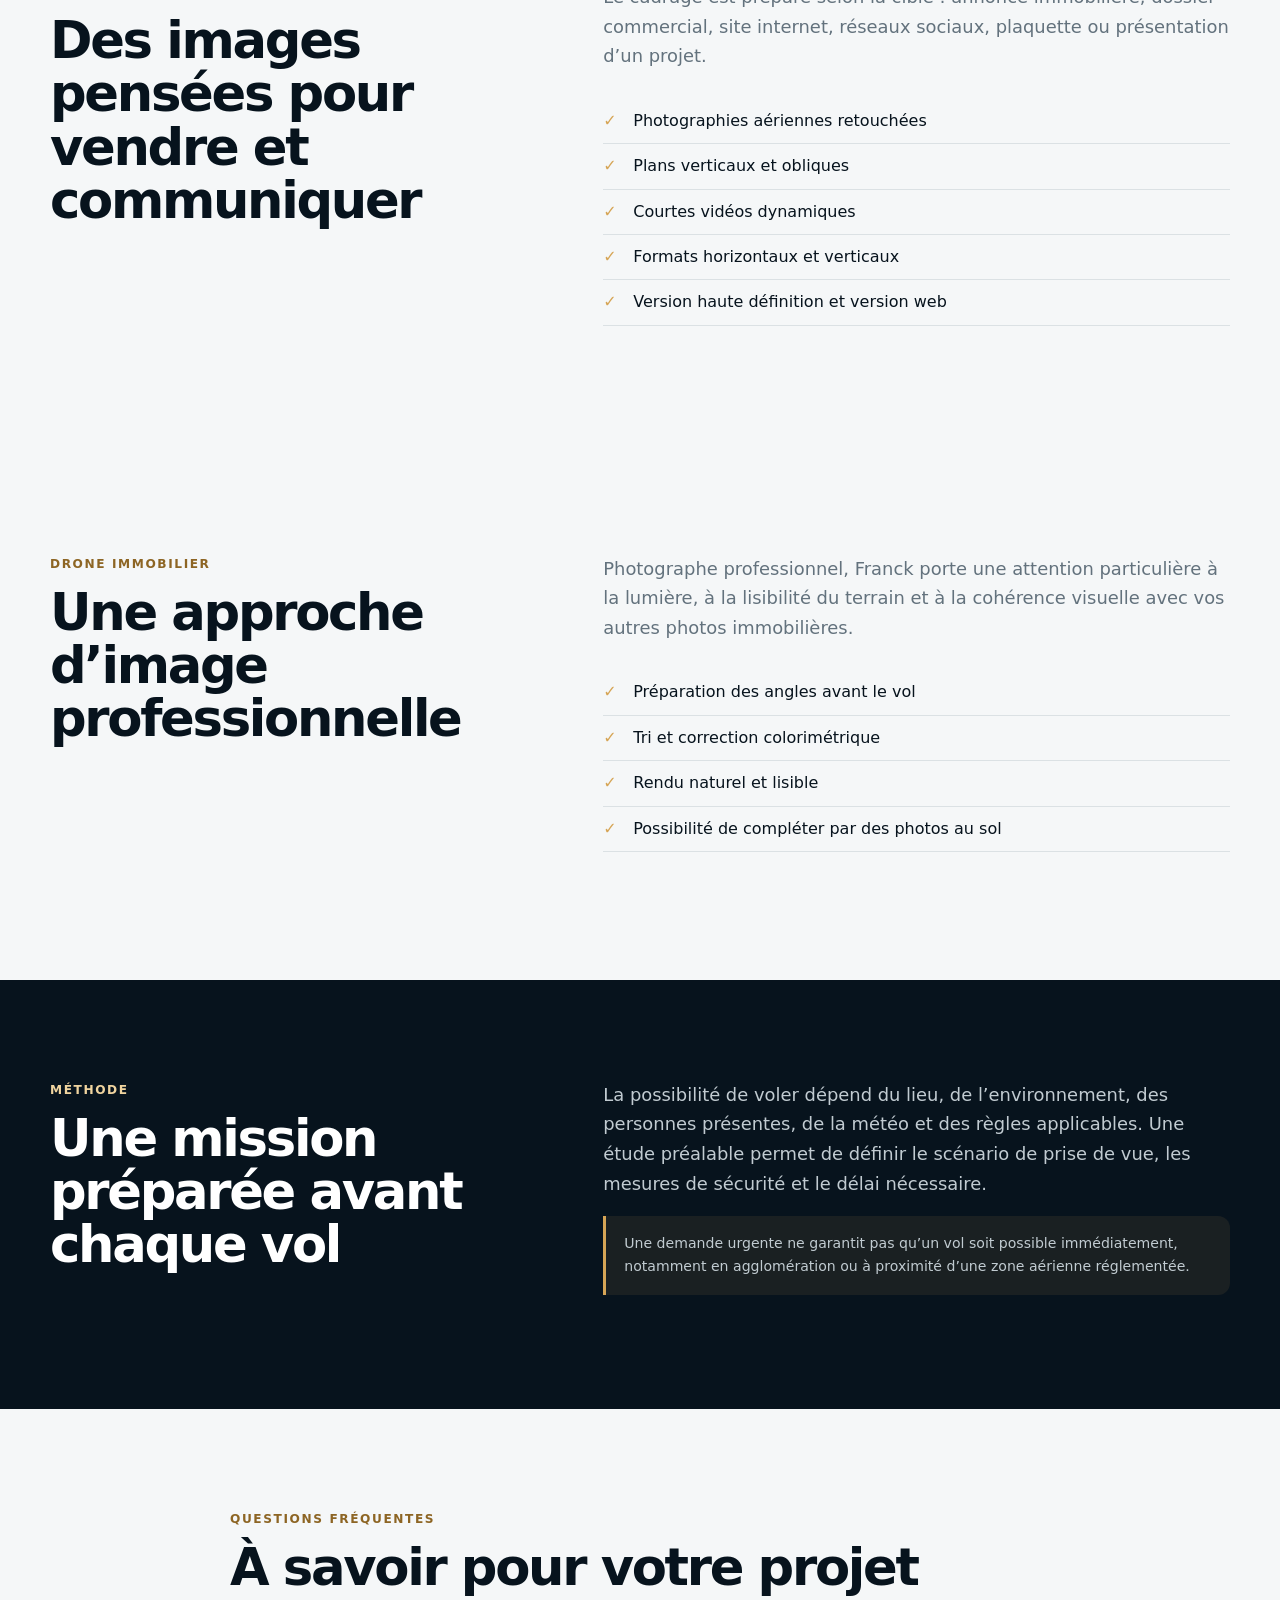
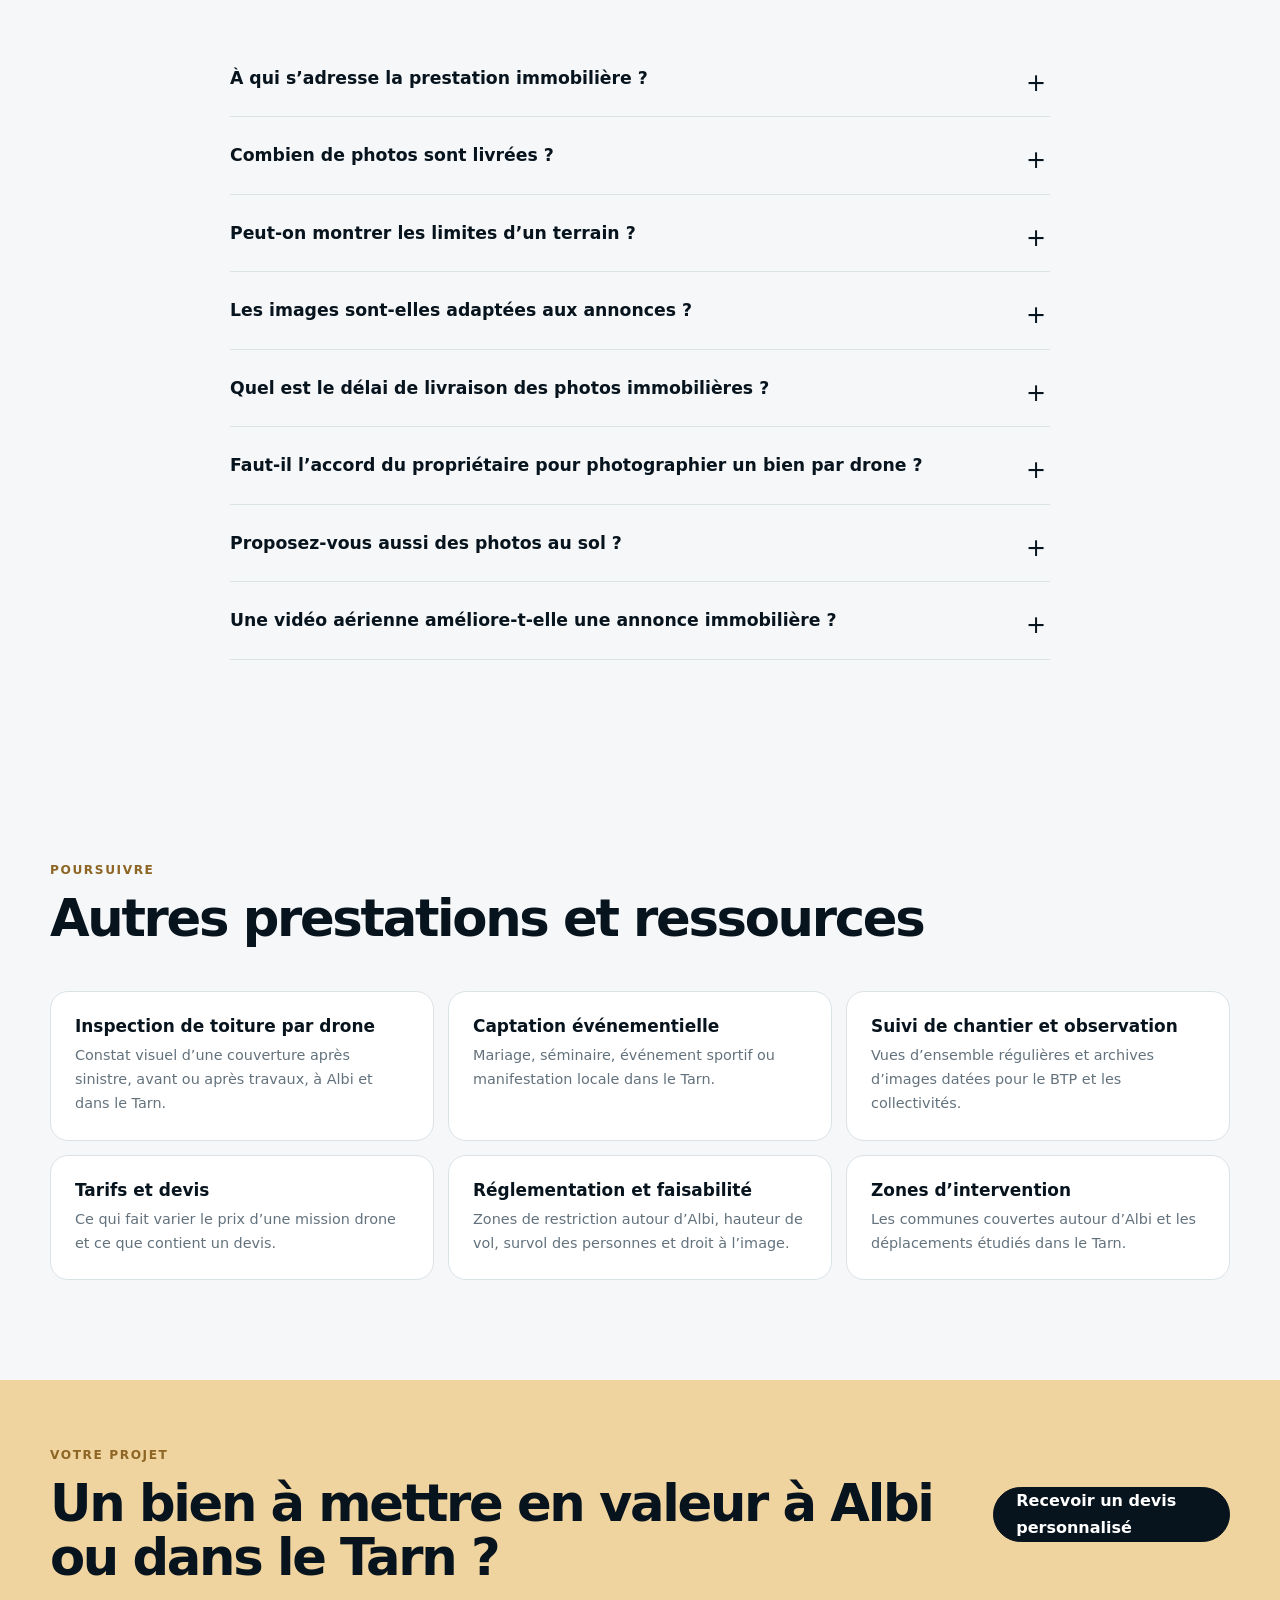
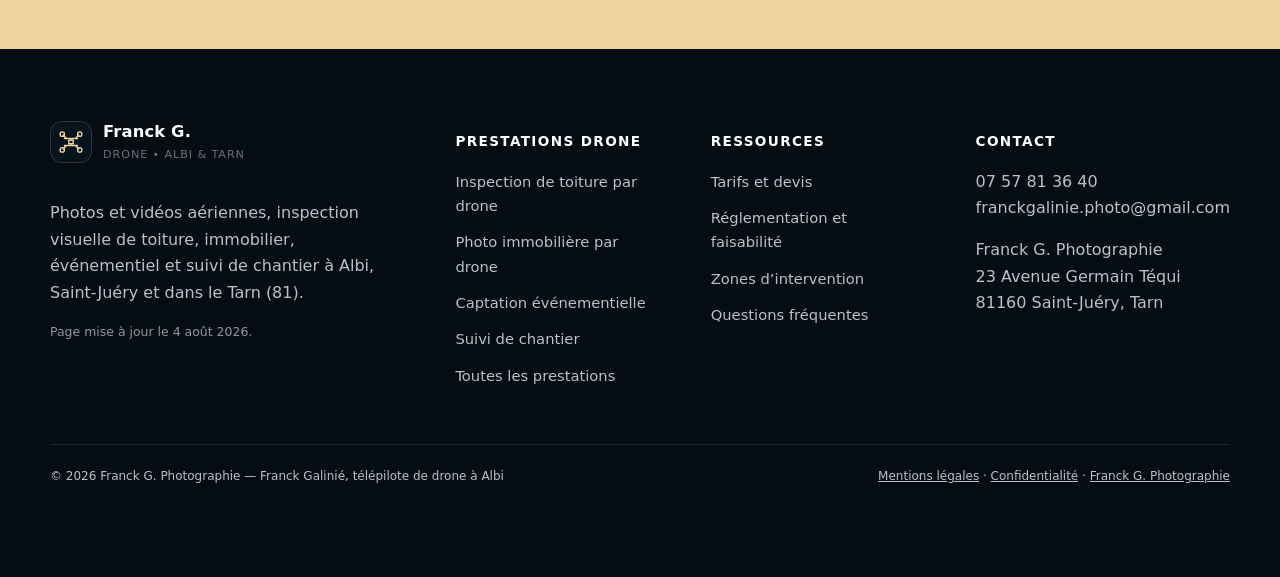
<file: drone-immobilier-albi.html>
<!doctype html>
<html lang="fr">
<head>
  <meta charset="utf-8">
  <meta name="viewport" content="width=device-width, initial-scale=1">
  <link rel="preconnect" href="https://static.wixstatic.com" crossorigin>
  <link rel="dns-prefetch" href="//static.wixstatic.com">
  <title>Drone immobilier à Albi : photo et vidéo aérienne | Tarn</title>
  <meta name="description" content="Photos et vidéos immobilières par drone à Albi et dans le Tarn : maisons, terrains, domaines et programmes neufs, pour annonces, sites internet et supports commerciaux. Devis gratuit.">
  <meta name="keywords" content="drone immobilier Albi, photo aérienne immobilier Tarn, vidéo drone maison Albi, photographe immobilier drone 81, vue aérienne terrain à vendre">
  <meta name="robots" content="index,follow,max-image-preview:large,max-snippet:-1,max-video-preview:-1">
  <meta name="author" content="Franck G. Photographie">
  <meta name="theme-color" content="#07131d">
  <link rel="canonical" href="https://dronetarn.fr/drone-immobilier-albi.html">
  <link rel="alternate" hreflang="fr-FR" href="https://dronetarn.fr/drone-immobilier-albi.html">
  <link rel="alternate" hreflang="x-default" href="https://dronetarn.fr/drone-immobilier-albi.html">
  <meta name="geo.region" content="FR-81">
  <meta name="geo.placename" content="Albi, Saint-Juéry, Tarn, Occitanie">
  <meta name="geo.position" content="43.94851456213975;2.210739448460117">
  <meta name="ICBM" content="43.94851456213975, 2.210739448460117">
  <meta name="format-detection" content="telephone=yes">
  <meta name="rating" content="general">
  <meta name="revisit-after" content="7 days">
  <meta property="og:image:type" content="image/png">
  <meta property="article:modified_time" content="2026-08-04">
  <link rel="icon" href="assets/favicon.svg" type="image/svg+xml">
  <link rel="manifest" href="manifest.webmanifest">
  <meta property="og:type" content="website">
  <meta property="og:locale" content="fr_FR">
  <meta property="og:site_name" content="Franck G. Drone — Albi & Tarn">
  <meta property="og:title" content="Drone immobilier à Albi : photo et vidéo aérienne | Tarn">
  <meta property="og:description" content="Photos et vidéos immobilières par drone à Albi et dans le Tarn : maisons, terrains, domaines et programmes neufs, pour annonces, sites internet et supports commerciaux. Devis gratuit.">
  <meta property="og:url" content="https://dronetarn.fr/drone-immobilier-albi.html">
  <meta property="og:image" content="https://dronetarn.fr/assets/og-image.png">
  <meta property="og:image:width" content="1200">
  <meta property="og:image:height" content="630">
  <meta property="og:image:alt" content="Télépilote drone à Albi et dans le Tarn — Franck G.">
  <meta name="twitter:card" content="summary_large_image">
  <meta name="twitter:title" content="Drone immobilier à Albi : photo et vidéo aérienne | Tarn">
  <meta name="twitter:description" content="Photos et vidéos immobilières par drone à Albi et dans le Tarn : maisons, terrains, domaines et programmes neufs, pour annonces, sites internet et supports commerciaux. Devis gratuit.">
  <meta name="twitter:image" content="https://dronetarn.fr/assets/og-image.png">
  <link rel="stylesheet" href="assets/styles.css">
  <script type="application/ld+json">{
  "@context": "https://schema.org",
  "@graph": [
    {
      "@type": [
        "LocalBusiness",
        "ProfessionalService",
        "PhotographBusiness"
      ],
      "@id": "https://dronetarn.fr/#business",
      "name": "Franck G. Photographie — Prestations drone",
      "legalName": "Franck Galinié — Franck G. Photographie",
      "alternateName": [
        "Franck G. Drone Albi Tarn",
        "Télépilote drone Albi",
        "Photographe drone Albi",
        "Franck G. Drone"
      ],
      "url": "https://dronetarn.fr/",
      "mainEntityOfPage": {
        "@id": "https://dronetarn.fr/#webpage"
      },
      "logo": {
        "@type": "ImageObject",
        "@id": "https://dronetarn.fr/#logo",
        "url": "https://dronetarn.fr/assets/favicon.svg",
        "contentUrl": "https://dronetarn.fr/assets/favicon.svg",
        "caption": "Franck G. Drone — Albi & Tarn"
      },
      "image": [
        "https://dronetarn.fr/assets/og-image.png",
        "https://static.wixstatic.com/media/778cd0_7bb19a5117dd442d9610a43f3379fa1d~mv2.jpg/v1/fill/w_1200,h_900,al_c,q_85,enc_auto/778cd0_7bb19a5117dd442d9610a43f3379fa1d~mv2.jpg",
        "https://static.wixstatic.com/media/778cd0_fd57e9e9a5d241f4ba4f88d41efa723c~mv2.jpg/v1/fill/w_1200,h_900,al_c,q_85,enc_auto/778cd0_fd57e9e9a5d241f4ba4f88d41efa723c~mv2.jpg"
      ],
      "photo": "https://dronetarn.fr/assets/og-image.png",
      "telephone": "+33757813640",
      "email": "franckgalinie.photo@gmail.com",
      "priceRange": "€€",
      "currenciesAccepted": "EUR",
      "slogan": "Des images aériennes utiles, précises et impactantes.",
      "description": "Télépilote de drone professionnel basé à Saint-Juéry, à côté d’Albi (Tarn, Occitanie) : inspection visuelle de toiture, photo et vidéo immobilière, événementiel, suivi de chantier, patrimoine et communication par drone.",
      "disambiguatingDescription": "Prestataire indépendant de prises de vue aériennes par drone dans l’agglomération albigeoise et le département du Tarn (81). Inspection visuelle sans thermographie, devis sur étude de faisabilité.",
      "address": {
        "@type": "PostalAddress",
        "streetAddress": "23 Avenue Germain Téqui",
        "postalCode": "81160",
        "addressLocality": "Saint-Juéry",
        "addressRegion": "Occitanie",
        "addressCountry": "FR"
      },
      "geo": {
        "@type": "GeoCoordinates",
        "latitude": 43.94851456213975,
        "longitude": 2.210739448460117,
        "address": {
          "@id": "https://dronetarn.fr/#address"
        }
      },
      "hasMap": "https://www.google.com/maps/search/?api=1&query=23+Avenue+Germain+T%C3%A9qui+81160+Saint-Ju%C3%A9ry",
      "identifier": {
        "@type": "PropertyValue",
        "name": "SIRET",
        "value": "84798872200017"
      },
      "founder": {
        "@id": "https://dronetarn.fr/#franck-galinie"
      },
      "employee": {
        "@id": "https://dronetarn.fr/#franck-galinie"
      },
      "contactPoint": [
        {
          "@type": "ContactPoint",
          "@id": "https://dronetarn.fr/#contact-devis",
          "contactType": "Demande de devis",
          "telephone": "+33757813640",
          "email": "franckgalinie.photo@gmail.com",
          "availableLanguage": [
            "fr"
          ],
          "areaServed": "FR-81",
          "url": "https://dronetarn.fr/#contact"
        }
      ],
      "areaServed": [
        {
          "@type": "City",
          "name": "Albi",
          "@id": "https://www.wikidata.org/wiki/Q184267"
        },
        {
          "@type": "City",
          "name": "Saint-Juéry"
        },
        {
          "@type": "City",
          "name": "Lescure-d’Albigeois"
        },
        {
          "@type": "City",
          "name": "Arthès"
        },
        {
          "@type": "City",
          "name": "Puygouzon"
        },
        {
          "@type": "City",
          "name": "Marssac-sur-Tarn"
        },
        {
          "@type": "City",
          "name": "Carmaux"
        },
        {
          "@type": "City",
          "name": "Gaillac"
        },
        {
          "@type": "City",
          "name": "Réalmont"
        },
        {
          "@type": "City",
          "name": "Castres"
        },
        {
          "@type": "AdministrativeArea",
          "name": "Tarn",
          "@id": "https://www.wikidata.org/wiki/Q12545"
        },
        {
          "@type": "AdministrativeArea",
          "name": "Occitanie"
        }
      ],
      "serviceArea": {
        "@type": "GeoCircle",
        "geoMidpoint": {
          "@type": "GeoCoordinates",
          "latitude": 43.94851456213975,
          "longitude": 2.210739448460117
        },
        "geoRadius": "60000",
        "description": "Rayon d’intervention habituel autour d’Albi ; au-delà sur devis."
      },
      "knowsLanguage": {
        "@type": "Language",
        "name": "Français",
        "alternateName": "fr"
      },
      "knowsAbout": [
        "Prise de vue aérienne par drone",
        "Inspection visuelle de toiture par drone",
        "Photographie immobilière aérienne",
        "Vidéo événementielle par drone",
        "Suivi de chantier par drone",
        "Photogrammétrie visuelle",
        "Photographie de patrimoine",
        "Réglementation drone catégorie ouverte",
        "Cadrage et post-traitement photo",
        "Communication visuelle des collectivités"
      ],
      "sameAs": [
        "https://www.franckgphotographie.fr/dronetarn",
        "https://www.franckgphotographie.fr",
        "https://www.instagram.com/franck_photographie81/"
      ],
      "hasOfferCatalog": {
        "@type": "OfferCatalog",
        "@id": "https://dronetarn.fr/#catalogue",
        "name": "Prestations drone à Albi et dans le Tarn",
        "itemListElement": [
          {
            "@type": "Offer",
            "position": 1,
            "itemOffered": {
              "@id": "https://dronetarn.fr/inspection-toiture-drone-albi.html#service"
            },
            "priceCurrency": "EUR",
            "availability": "https://schema.org/InStock",
            "url": "https://dronetarn.fr/inspection-toiture-drone-albi.html",
            "areaServed": {
              "@type": "AdministrativeArea",
              "name": "Tarn"
            }
          },
          {
            "@type": "Offer",
            "position": 2,
            "itemOffered": {
              "@id": "https://dronetarn.fr/drone-immobilier-albi.html#service"
            },
            "priceCurrency": "EUR",
            "availability": "https://schema.org/InStock",
            "url": "https://dronetarn.fr/drone-immobilier-albi.html",
            "areaServed": {
              "@type": "AdministrativeArea",
              "name": "Tarn"
            }
          },
          {
            "@type": "Offer",
            "position": 3,
            "itemOffered": {
              "@id": "https://dronetarn.fr/drone-evenementiel-tarn.html#service"
            },
            "priceCurrency": "EUR",
            "availability": "https://schema.org/InStock",
            "url": "https://dronetarn.fr/drone-evenementiel-tarn.html",
            "areaServed": {
              "@type": "AdministrativeArea",
              "name": "Tarn"
            }
          },
          {
            "@type": "Offer",
            "position": 4,
            "itemOffered": {
              "@id": "https://dronetarn.fr/suivi-chantier-surveillance-drone-tarn.html#service"
            },
            "priceCurrency": "EUR",
            "availability": "https://schema.org/InStock",
            "url": "https://dronetarn.fr/suivi-chantier-surveillance-drone-tarn.html",
            "areaServed": {
              "@type": "AdministrativeArea",
              "name": "Tarn"
            }
          },
          {
            "@type": "Offer",
            "position": 5,
            "itemOffered": {
              "@type": "Service",
              "@id": "https://dronetarn.fr/#service-patrimoine",
              "name": "Photo et vidéo aérienne de tourisme et de patrimoine",
              "serviceType": "Prise de vue aérienne de patrimoine",
              "provider": {
                "@id": "https://dronetarn.fr/#business"
              }
            },
            "priceCurrency": "EUR",
            "url": "https://dronetarn.fr/#prestations"
          },
          {
            "@type": "Offer",
            "position": 6,
            "itemOffered": {
              "@type": "Service",
              "@id": "https://dronetarn.fr/#service-communication",
              "name": "Contenus aériens pour la communication professionnelle",
              "serviceType": "Production de visuels par drone",
              "provider": {
                "@id": "https://dronetarn.fr/#business"
              }
            },
            "priceCurrency": "EUR",
            "url": "https://dronetarn.fr/#prestations"
          }
        ]
      },
      "publishingPrinciples": "https://dronetarn.fr/mentions-legales.html",
      "isAccessibleForFree": true
    },
    {
      "@type": "Person",
      "@id": "https://dronetarn.fr/#franck-galinie",
      "name": "Franck Galinié",
      "givenName": "Franck",
      "familyName": "Galinié",
      "jobTitle": [
        "Photographe professionnel",
        "Télépilote de drone"
      ],
      "description": "Photographe professionnel depuis plus de dix ans et télépilote de drone certifié, installé à Saint-Juéry près d’Albi (Tarn).",
      "url": "https://dronetarn.fr/",
      "image": "https://dronetarn.fr/assets/og-image.png",
      "email": "franckgalinie.photo@gmail.com",
      "telephone": "+33757813640",
      "worksFor": {
        "@id": "https://dronetarn.fr/#business"
      },
      "homeLocation": {
        "@type": "Place",
        "name": "Saint-Juéry, Tarn, Occitanie, France"
      },
      "workLocation": {
        "@type": "Place",
        "name": "Albi et département du Tarn (81)"
      },
      "knowsAbout": [
        "Prise de vue aérienne",
        "Inspection visuelle de toiture par drone",
        "Photographie immobilière",
        "Vidéo événementielle",
        "Suivi de chantier par drone",
        "Réglementation des vols de drone"
      ],
      "hasCredential": [
        {
          "@type": "EducationalOccupationalCredential",
          "credentialCategory": "certification",
          "name": "Télépilote de drone — certification enregistrée RS6699",
          "identifier": "RS6699"
        },
        {
          "@type": "EducationalOccupationalCredential",
          "credentialCategory": "certificate",
          "name": "CATS — Certificat d’aptitude théorique de télépilote"
        },
        {
          "@type": "EducationalOccupationalCredential",
          "credentialCategory": "certificate",
          "name": "BAPD — Brevet d’aptitude de pilote de drone"
        }
      ],
      "memberOf": {
        "@type": "Organization",
        "name": "FPDC — Fédération Professionnelle du Drone Civil",
        "url": "https://www.federation-drone.org/"
      },
      "sameAs": [
        "https://www.instagram.com/franck_photographie81/",
        "https://www.franckgphotographie.fr"
      ]
    },
    {
      "@type": "WebSite",
      "@id": "https://dronetarn.fr/#website",
      "url": "https://dronetarn.fr/",
      "name": "Franck G. Drone — Albi & Tarn",
      "alternateName": "Télépilote drone Albi et Tarn",
      "description": "Site des prestations drone de Franck G. Photographie : inspection de toiture, immobilier, événementiel et suivi de chantier à Albi et dans le Tarn.",
      "inLanguage": "fr-FR",
      "publisher": {
        "@id": "https://dronetarn.fr/#business"
      },
      "copyrightHolder": {
        "@id": "https://dronetarn.fr/#business"
      },
      "copyrightYear": 2026,
      "about": {
        "@id": "https://dronetarn.fr/#business"
      },
      "maintainer": {
        "@id": "https://dronetarn.fr/#franck-galinie"
      }
    },
    {
      "@type": "WebPage",
      "@id": "https://dronetarn.fr/drone-immobilier-albi.html#webpage",
      "url": "https://dronetarn.fr/drone-immobilier-albi.html",
      "name": "Photo et vidéo immobilière par drone à Albi et dans le Tarn",
      "description": "Photographies et vidéos aériennes immobilières à Albi et dans le Tarn : maisons, terrains, domaines et programmes, pour annonces et supports commerciaux.",
      "inLanguage": "fr-FR",
      "isPartOf": {
        "@id": "https://dronetarn.fr/#website"
      },
      "about": {
        "@id": "https://dronetarn.fr/#business"
      },
      "author": {
        "@id": "https://dronetarn.fr/#franck-galinie"
      },
      "publisher": {
        "@id": "https://dronetarn.fr/#business"
      },
      "datePublished": "2026-07-24",
      "dateModified": "2026-08-04",
      "primaryImageOfPage": {
        "@type": "ImageObject",
        "url": "https://dronetarn.fr/assets/og-image.png"
      },
      "keywords": "drone immobilier Albi, photo aérienne immobilier Tarn, vidéo drone maison Albi, photographe immobilier drone 81",
      "speakable": {
        "@type": "SpeakableSpecification",
        "cssSelector": [
          ".answer-box",
          "h1",
          ".lead"
        ]
      },
      "potentialAction": {
        "@type": "CommunicateAction",
        "name": "Demander un devis drone",
        "target": "https://dronetarn.fr/#contact"
      },
      "breadcrumb": {
        "@id": "https://dronetarn.fr/drone-immobilier-albi.html#breadcrumb"
      },
      "mainEntity": {
        "@id": "https://dronetarn.fr/drone-immobilier-albi.html#service"
      }
    },
    {
      "@type": "BreadcrumbList",
      "@id": "https://dronetarn.fr/drone-immobilier-albi.html#breadcrumb",
      "itemListElement": [
        {
          "@type": "ListItem",
          "position": 1,
          "name": "Accueil",
          "item": "https://dronetarn.fr/"
        },
        {
          "@type": "ListItem",
          "position": 2,
          "name": "Drone immobilier",
          "item": "https://dronetarn.fr/drone-immobilier-albi.html"
        }
      ]
    },
    {
      "@type": "Service",
      "@id": "https://dronetarn.fr/drone-immobilier-albi.html#service",
      "name": "Photo et vidéo immobilière par drone à Albi",
      "serviceType": "Prise de vue aérienne immobilière",
      "description": "Vues aériennes de maisons, terrains, domaines et programmes immobiliers à Albi et dans le Tarn, pour annonces, sites internet et supports commerciaux.",
      "provider": {
        "@id": "https://dronetarn.fr/#business"
      },
      "brand": {
        "@id": "https://dronetarn.fr/#business"
      },
      "url": "https://dronetarn.fr/drone-immobilier-albi.html",
      "category": "Prise de vue aérienne par drone",
      "availableChannel": {
        "@type": "ServiceChannel",
        "serviceUrl": "https://dronetarn.fr/#contact",
        "servicePhone": "+33757813640",
        "availableLanguage": "fr",
        "serviceLocation": {
          "@id": "https://dronetarn.fr/#business"
        }
      },
      "areaServed": [
        {
          "@type": "City",
          "name": "Albi"
        },
        {
          "@type": "AdministrativeArea",
          "name": "Tarn"
        },
        {
          "@type": "GeoCircle",
          "geoMidpoint": {
            "@type": "GeoCoordinates",
            "latitude": 43.94851456213975,
            "longitude": 2.210739448460117
          },
          "geoRadius": "60000"
        }
      ],
      "audience": {
        "@type": "Audience",
        "audienceType": "Particuliers, entreprises, artisans, agences immobilières, collectivités et associations du Tarn"
      },
      "offers": {
        "@type": "Offer",
        "priceCurrency": "EUR",
        "priceRange": "€€",
        "availability": "https://schema.org/InStock",
        "url": "https://dronetarn.fr/#contact",
        "areaServed": {
          "@type": "AdministrativeArea",
          "name": "Tarn"
        },
        "seller": {
          "@id": "https://dronetarn.fr/#business"
        },
        "description": "Tarif établi sur devis après étude de faisabilité du site et du vol."
      },
      "alternateName": [
        "Drone immobilier Albi",
        "Photographe drone immobilier Tarn"
      ],
      "hasOfferCatalog": {
        "@type": "OfferCatalog",
        "name": "Photo et vidéo immobilière par drone à Albi",
        "itemListElement": [
          {
            "@type": "Offer",
            "position": 1,
            "itemOffered": {
              "@type": "Service",
              "name": "Maison et propriété"
            }
          },
          {
            "@type": "Offer",
            "position": 2,
            "itemOffered": {
              "@type": "Service",
              "name": "Terrain à bâtir"
            }
          },
          {
            "@type": "Offer",
            "position": 3,
            "itemOffered": {
              "@type": "Service",
              "name": "Gîte, domaine ou lieu de réception"
            }
          },
          {
            "@type": "Offer",
            "position": 4,
            "itemOffered": {
              "@type": "Service",
              "name": "Programme immobilier ou lotissement"
            }
          },
          {
            "@type": "Offer",
            "position": 5,
            "itemOffered": {
              "@type": "Service",
              "name": "Architecture et aménagement extérieur"
            }
          }
        ]
      }
    },
    {
      "@type": "FAQPage",
      "@id": "https://dronetarn.fr/drone-immobilier-albi.html#faq",
      "inLanguage": "fr-FR",
      "isPartOf": {
        "@id": "https://dronetarn.fr/drone-immobilier-albi.html#webpage"
      },
      "mainEntity": [
        {
          "@type": "Question",
          "name": "À qui s’adresse la prestation immobilière ?",
          "acceptedAnswer": {
            "@type": "Answer",
            "text": "Aux agences, mandataires, promoteurs, architectes, propriétaires, gîtes, domaines, entreprises et collectivités qui souhaitent valoriser un bien ou un site."
          }
        },
        {
          "@type": "Question",
          "name": "Combien de photos sont livrées ?",
          "acceptedAnswer": {
            "@type": "Answer",
            "text": "Le nombre dépend de la formule et du projet. Le devis précise les vues prévues, le niveau de retouche et les éventuelles séquences vidéo."
          }
        },
        {
          "@type": "Question",
          "name": "Peut-on montrer les limites d’un terrain ?",
          "acceptedAnswer": {
            "@type": "Answer",
            "text": "Les vues aériennes peuvent aider à comprendre l’environnement et l’implantation. Elles ne remplacent pas un bornage de géomètre et aucune limite juridique n’est garantie par l’image."
          }
        },
        {
          "@type": "Question",
          "name": "Les images sont-elles adaptées aux annonces ?",
          "acceptedAnswer": {
            "@type": "Answer",
            "text": "Oui, une version optimisée pour les sites d’annonces, le web et les réseaux sociaux peut être livrée en complément des fichiers haute définition."
          }
        },
        {
          "@type": "Question",
          "name": "Quel est le délai de livraison des photos immobilières ?",
          "acceptedAnswer": {
            "@type": "Answer",
            "text": "Les fichiers sont livrés après tri et retouche, généralement en quelques jours ouvrés. Un délai plus court peut être étudié lorsque la mise en ligne de l’annonce est urgente."
          }
        },
        {
          "@type": "Question",
          "name": "Faut-il l’accord du propriétaire pour photographier un bien par drone ?",
          "acceptedAnswer": {
            "@type": "Answer",
            "text": "Oui. L’accord du propriétaire ou du mandant est nécessaire, et la prise de vue est cadrée de façon à ne pas exposer les propriétés voisines ni les personnes présentes."
          }
        },
        {
          "@type": "Question",
          "name": "Proposez-vous aussi des photos au sol ?",
          "acceptedAnswer": {
            "@type": "Answer",
            "text": "Oui. Franck étant photographe professionnel, les vues aériennes peuvent être complétées par un reportage au sol, intérieur ou extérieur, dans le même style visuel."
          }
        },
        {
          "@type": "Question",
          "name": "Une vidéo aérienne améliore-t-elle une annonce immobilière ?",
          "acceptedAnswer": {
            "@type": "Answer",
            "text": "Une courte séquence aérienne aide à situer le bien, à montrer l’accès, le terrain et l’environnement immédiat, informations difficiles à transmettre avec des photos au sol seules."
          }
        }
      ]
    }
  ]
}</script>
</head>
<body>
<a class="skip-link" href="#contenu">Aller au contenu</a><header class="site-header">
<nav class="site-nav" aria-label="Navigation principale">
  <a class="brand" href="index.html" aria-label="Franck G. Drone — Accueil">
    <span class="brand-mark" aria-hidden="true">
      <svg viewBox="0 0 64 64" role="img"><path d="M17 24h30M22 24l-8-8M42 24l8-8M17 40h30M22 40l-8 8M42 40l8 8M27 28h10v8H27z"/><circle cx="12" cy="14" r="5"/><circle cx="52" cy="14" r="5"/><circle cx="12" cy="50" r="5"/><circle cx="52" cy="50" r="5"/></svg>
    </span>
    <span><strong>Franck G.</strong><small>Drone • Albi & Tarn</small></span>
  </a>
  <button class="nav-toggle" type="button" aria-expanded="false" aria-controls="nav-links"><span></span><span></span><span></span><span class="sr-only">Ouvrir le menu</span></button>
  <div class="nav-links" id="nav-links">
    <a href="index.html#prestations">Prestations</a>
    <a href="inspection-toiture-drone-albi.html">Inspection toiture</a>
    <a href="drone-immobilier-albi.html">Immobilier</a>
    <a href="drone-evenementiel-tarn.html">Événementiel</a>
    <a href="suivi-chantier-surveillance-drone-tarn.html">Chantier</a>
    <a href="tarifs-devis-drone-albi.html">Tarifs</a>
    <a href="zones-intervention.html">Secteur</a>
    <a class="btn btn-small" href="index.html#contact">Devis</a>
  </div>
</nav></header>
<main id="contenu">
<section class="page-hero"><div class="container page-hero-grid"><div><nav class="breadcrumb" aria-label="Fil d’Ariane"><a href="index.html">Accueil</a><span>›</span><span>Drone immobilier</span></nav><p class="eyebrow">Drone immobilier • Albi & Tarn</p><h1>Valorisez un bien immobilier avec des vues aériennes professionnelles</h1><p class="lead">Montrez l’environnement, l’implantation et les atouts d’un bien grâce à des images pensées pour les annonces, les réseaux sociaux et les supports commerciaux.</p><div class="hero-actions"><a class="btn" href="index.html#contact">Demander un devis</a><a class="btn btn-ghost" href="tel:+33757813640">07 57 81 36 40</a></div></div><div class="page-hero-panel"><span>Prestation locale</span><strong>Photo et vidéo immobilière par drone à Albi</strong><ul><li>Agences & propriétaires</li><li>Maisons, terrains, domaines</li><li>Photos retouchées</li><li>Formats web & HD</li></ul></div></div></section>
<section class="section"><div class="container content-two-col"><div><p class="eyebrow">Drone immobilier</p><h2>Présenter un bien dans son environnement</h2></div><div><p>Une vue aérienne permet de comprendre immédiatement l’implantation d’une maison, la taille apparente d’un terrain, l’accès, le jardin, les dépendances et la proximité du paysage environnant.</p><ul class="check-list"><li>Maison et propriété</li><li>Terrain à bâtir</li><li>Gîte, domaine ou lieu de réception</li><li>Programme immobilier ou lotissement</li><li>Architecture et aménagement extérieur</li></ul></div></div></section><section class="section"><div class="container content-two-col"><div><p class="eyebrow">Drone immobilier</p><h2>Des images pensées pour vendre et communiquer</h2></div><div><p>Le cadrage est préparé selon la cible : annonce immobilière, dossier commercial, site internet, réseaux sociaux, plaquette ou présentation d’un projet.</p><ul class="check-list"><li>Photographies aériennes retouchées</li><li>Plans verticaux et obliques</li><li>Courtes vidéos dynamiques</li><li>Formats horizontaux et verticaux</li><li>Version haute définition et version web</li></ul></div></div></section><section class="section"><div class="container content-two-col"><div><p class="eyebrow">Drone immobilier</p><h2>Une approche d’image professionnelle</h2></div><div><p>Photographe professionnel, Franck porte une attention particulière à la lumière, à la lisibilité du terrain et à la cohérence visuelle avec vos autres photos immobilières.</p><ul class="check-list"><li>Préparation des angles avant le vol</li><li>Tri et correction colorimétrique</li><li>Rendu naturel et lisible</li><li>Possibilité de compléter par des photos au sol</li></ul></div></div></section>
<section class="section section-dark"><div class="container content-two-col"><div><p class="eyebrow">Méthode</p><h2>Une mission préparée avant chaque vol</h2></div><div><p>La possibilité de voler dépend du lieu, de l’environnement, des personnes présentes, de la météo et des règles applicables. Une étude préalable permet de définir le scénario de prise de vue, les mesures de sécurité et le délai nécessaire.</p><p class="notice">Une demande urgente ne garantit pas qu’un vol soit possible immédiatement, notamment en agglomération ou à proximité d’une zone aérienne réglementée.</p></div></div></section>
<section class="section faq-section"><div class="container narrow"><div class="section-heading"><div><p class="eyebrow">Questions fréquentes</p><h2>À savoir pour votre projet</h2></div></div><div class="faq-list">
<details><summary>À qui s’adresse la prestation immobilière ?</summary><p>Aux agences, mandataires, promoteurs, architectes, propriétaires, gîtes, domaines, entreprises et collectivités qui souhaitent valoriser un bien ou un site.</p></details>
<details><summary>Combien de photos sont livrées ?</summary><p>Le nombre dépend de la formule et du projet. Le devis précise les vues prévues, le niveau de retouche et les éventuelles séquences vidéo.</p></details>
<details><summary>Peut-on montrer les limites d’un terrain ?</summary><p>Les vues aériennes peuvent aider à comprendre l’environnement et l’implantation. Elles ne remplacent pas un bornage de géomètre et aucune limite juridique n’est garantie par l’image.</p></details>
<details><summary>Les images sont-elles adaptées aux annonces ?</summary><p>Oui, une version optimisée pour les sites d’annonces, le web et les réseaux sociaux peut être livrée en complément des fichiers haute définition.</p></details>
<details><summary>Quel est le délai de livraison des photos immobilières ?</summary><p>Les fichiers sont livrés après tri et retouche, généralement en quelques jours ouvrés. Un délai plus court peut être étudié lorsque la mise en ligne de l’annonce est urgente. <a href="tarifs-devis-drone-albi.html">Voir le contenu d’un devis</a>.</p></details>
<details><summary>Faut-il l’accord du propriétaire pour photographier un bien par drone ?</summary><p>Oui. L’accord du propriétaire ou du mandant est nécessaire, et la prise de vue est cadrée de façon à ne pas exposer les propriétés voisines ni les personnes présentes. <a href="reglementation-drone-albi-tarn.html">Droit à l’image et vol de drone</a>.</p></details>
<details><summary>Proposez-vous aussi des photos au sol ?</summary><p>Oui. Franck étant photographe professionnel, les vues aériennes peuvent être complétées par un reportage au sol, intérieur ou extérieur, dans le même style visuel.</p></details>
<details><summary>Une vidéo aérienne améliore-t-elle une annonce immobilière ?</summary><p>Une courte séquence aérienne aide à situer le bien, à montrer l’accès, le terrain et l’environnement immédiat, informations difficiles à transmettre avec des photos au sol seules.</p></details>
</div></div></section>
<section class="section"><div class="container">
<div class="section-heading"><div><p class="eyebrow">Poursuivre</p><h2>Autres prestations et ressources</h2></div></div>
<div class="related-grid">
<a class="related-card" href="inspection-toiture-drone-albi.html"><strong>Inspection de toiture par drone</strong><span>Constat visuel d’une couverture après sinistre, avant ou après travaux, à Albi et dans le Tarn.</span></a>
<a class="related-card" href="drone-evenementiel-tarn.html"><strong>Captation événementielle</strong><span>Mariage, séminaire, événement sportif ou manifestation locale dans le Tarn.</span></a>
<a class="related-card" href="suivi-chantier-surveillance-drone-tarn.html"><strong>Suivi de chantier et observation</strong><span>Vues d’ensemble régulières et archives d’images datées pour le BTP et les collectivités.</span></a>
<a class="related-card" href="tarifs-devis-drone-albi.html"><strong>Tarifs et devis</strong><span>Ce qui fait varier le prix d’une mission drone et ce que contient un devis.</span></a>
<a class="related-card" href="reglementation-drone-albi-tarn.html"><strong>Réglementation et faisabilité</strong><span>Zones de restriction autour d’Albi, hauteur de vol, survol des personnes et droit à l’image.</span></a>
<a class="related-card" href="zones-intervention.html"><strong>Zones d’intervention</strong><span>Les communes couvertes autour d’Albi et les déplacements étudiés dans le Tarn.</span></a>
</div>
</div></section>
<section class="section mini-cta"><div class="container"><div><p class="eyebrow">Votre projet</p><h2>Un bien à mettre en valeur à Albi ou dans le Tarn ?</h2></div><a class="btn" href="index.html#contact">Recevoir un devis personnalisé</a></div></section>
</main>
<footer class="site-footer">
  <div class="container footer-grid">
    <div>
      <a class="brand footer-brand" href="index.html"><span class="brand-mark" aria-hidden="true"><svg viewBox="0 0 64 64"><path d="M17 24h30M22 24l-8-8M42 24l8-8M17 40h30M22 40l-8 8M42 40l8 8M27 28h10v8H27z"/><circle cx="12" cy="14" r="5"/><circle cx="52" cy="14" r="5"/><circle cx="12" cy="50" r="5"/><circle cx="52" cy="50" r="5"/></svg></span><span><strong>Franck G.</strong><small>Drone • Albi &amp; Tarn</small></span></a>
      <p>Photos et vidéos aériennes, inspection visuelle de toiture, immobilier, événementiel et suivi de chantier à Albi, Saint-Juéry et dans le Tarn (81).</p>
      <p class="updated-note">Page mise à jour le <time datetime="2026-08-04">4 août 2026</time>.</p>
    </div>
    <div>
      <h2>Prestations drone</h2>
      <ul class="footer-nav">
        <li><a href="inspection-toiture-drone-albi.html">Inspection de toiture par drone</a></li>
        <li><a href="drone-immobilier-albi.html">Photo immobilière par drone</a></li>
        <li><a href="drone-evenementiel-tarn.html">Captation événementielle</a></li>
        <li><a href="suivi-chantier-surveillance-drone-tarn.html">Suivi de chantier</a></li>
        <li><a href="index.html#prestations">Toutes les prestations</a></li>
      </ul>
    </div>
    <div>
      <h2>Ressources</h2>
      <ul class="footer-nav">
        <li><a href="tarifs-devis-drone-albi.html">Tarifs et devis</a></li>
        <li><a href="reglementation-drone-albi-tarn.html">Réglementation et faisabilité</a></li>
        <li><a href="zones-intervention.html">Zones d’intervention</a></li>
        <li><a href="index.html#faq">Questions fréquentes</a></li>
      </ul>
    </div>
    <div>
      <h2>Contact</h2>
      <p><a href="tel:+33757813640">07 57 81 36 40</a><br><a href="mailto:franckgalinie.photo@gmail.com">franckgalinie.photo@gmail.com</a></p>
      <p>Franck G. Photographie<br>23 Avenue Germain Téqui<br>81160 Saint-Juéry, Tarn</p>
    </div>
  </div>
  <div class="container footer-bottom">
    <span>© 2026 Franck G. Photographie — Franck Galinié, télépilote de drone à Albi</span>
    <span><a href="mentions-legales.html">Mentions légales</a> · <a href="politique-confidentialite.html">Confidentialité</a> · <a href="https://www.franckgphotographie.fr" rel="noopener">Franck G. Photographie</a></span>
  </div>
</footer>
<a class="mobile-call" href="tel:+33757813640" aria-label="Appeler Franck G. Drone">Appeler maintenant</a>
<script src="assets/script.js" defer></script></body></html>
</file>
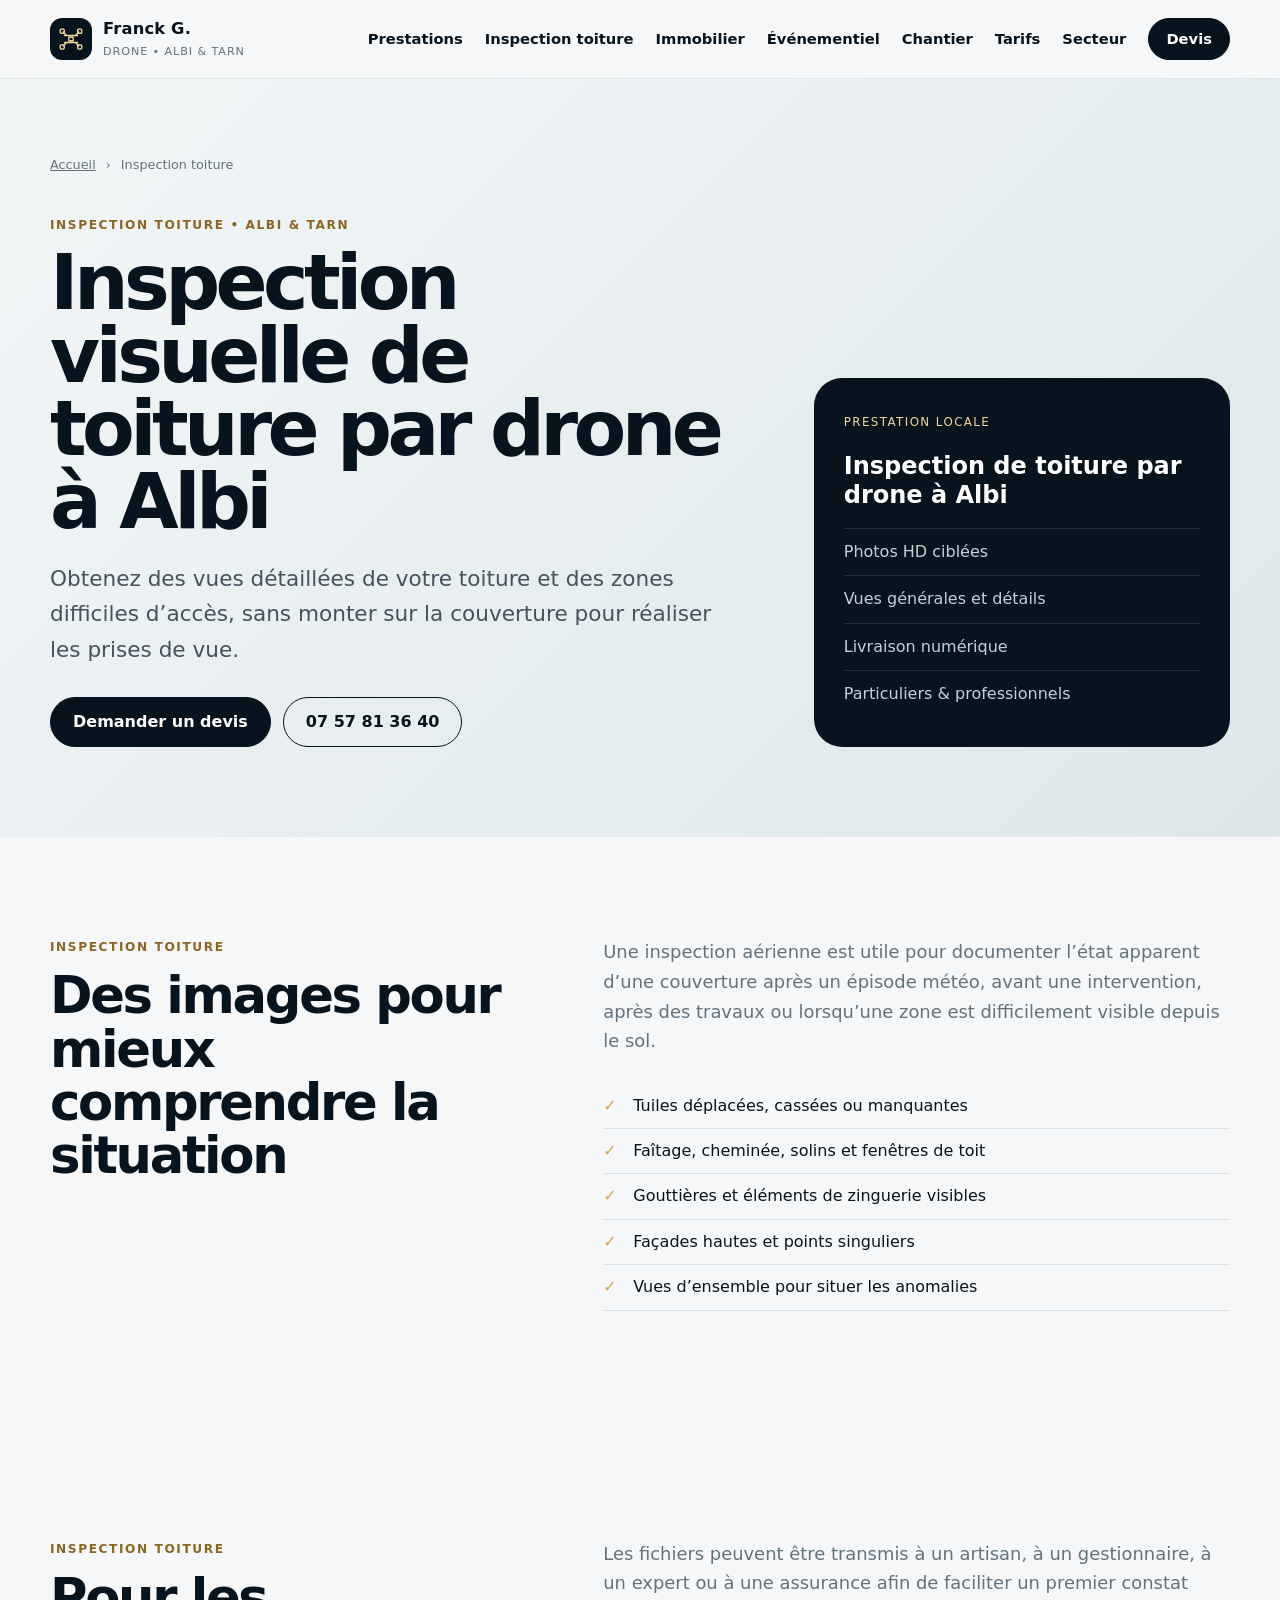
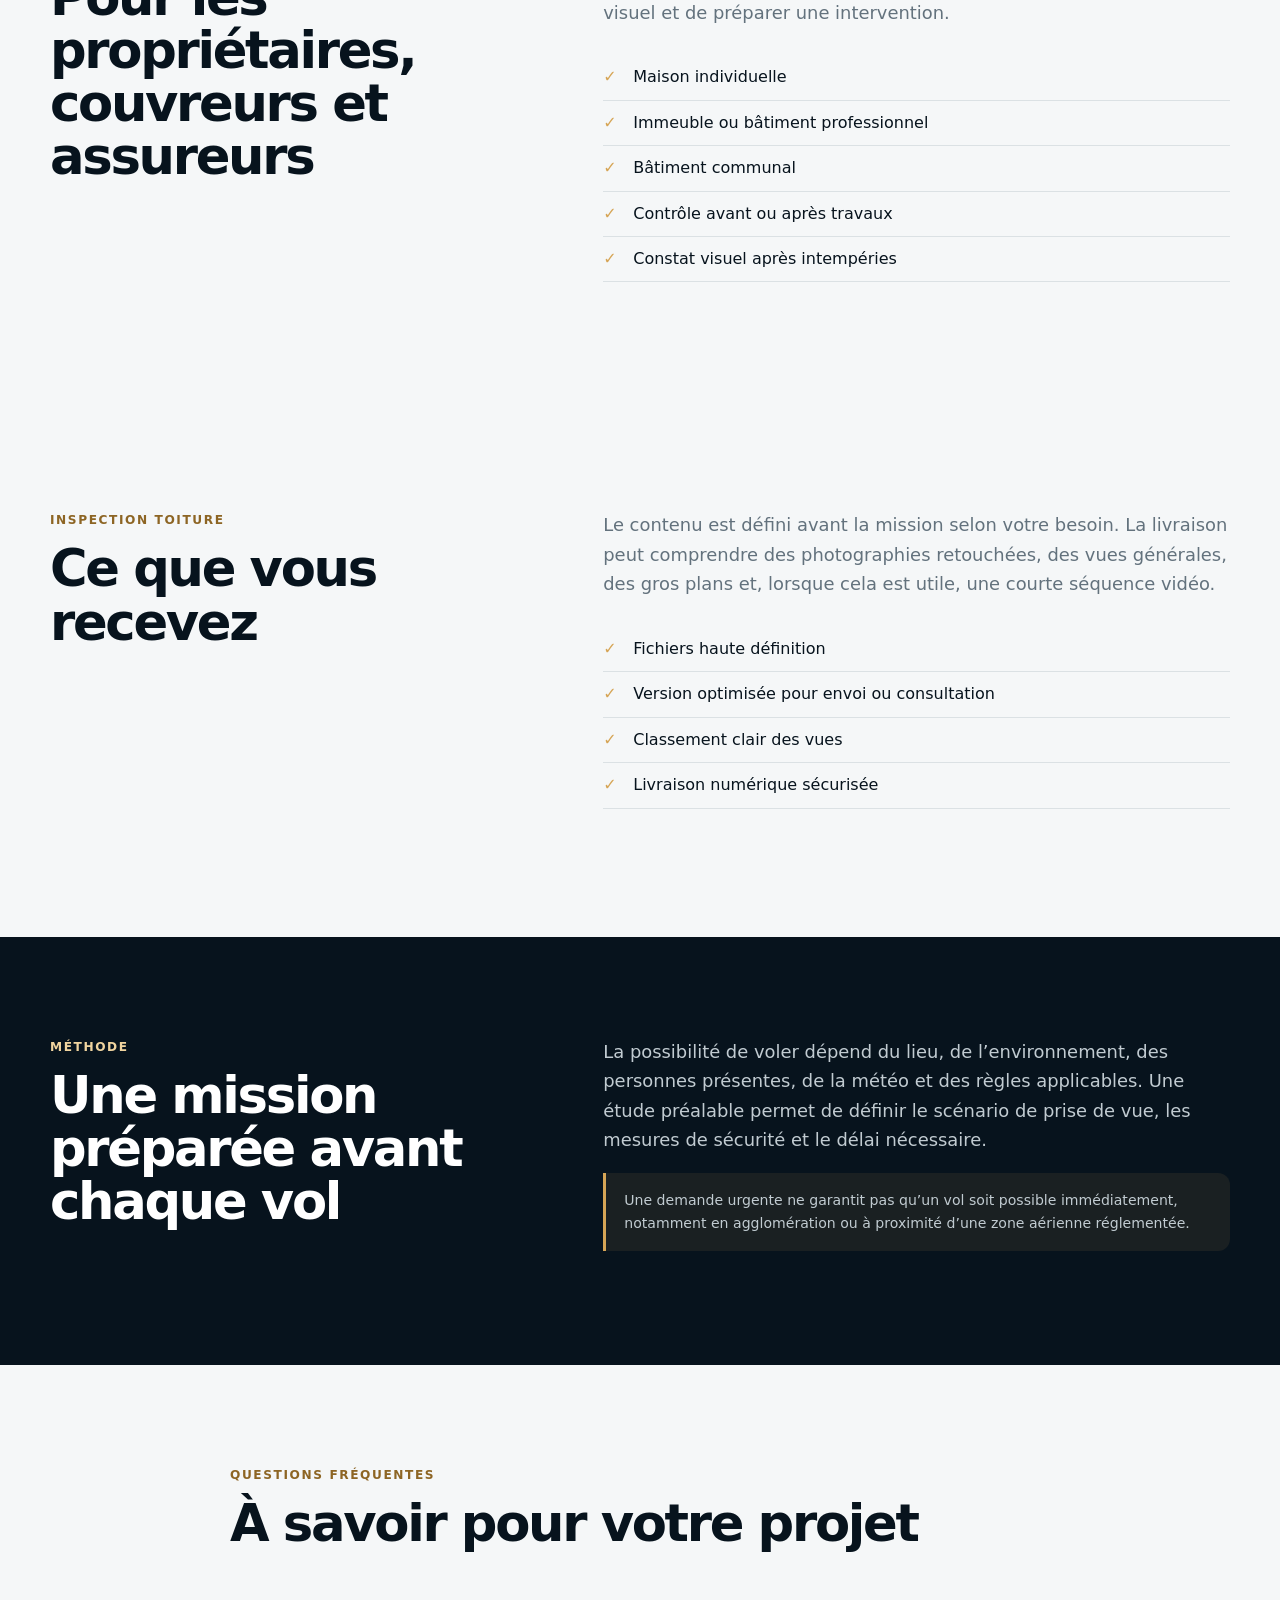
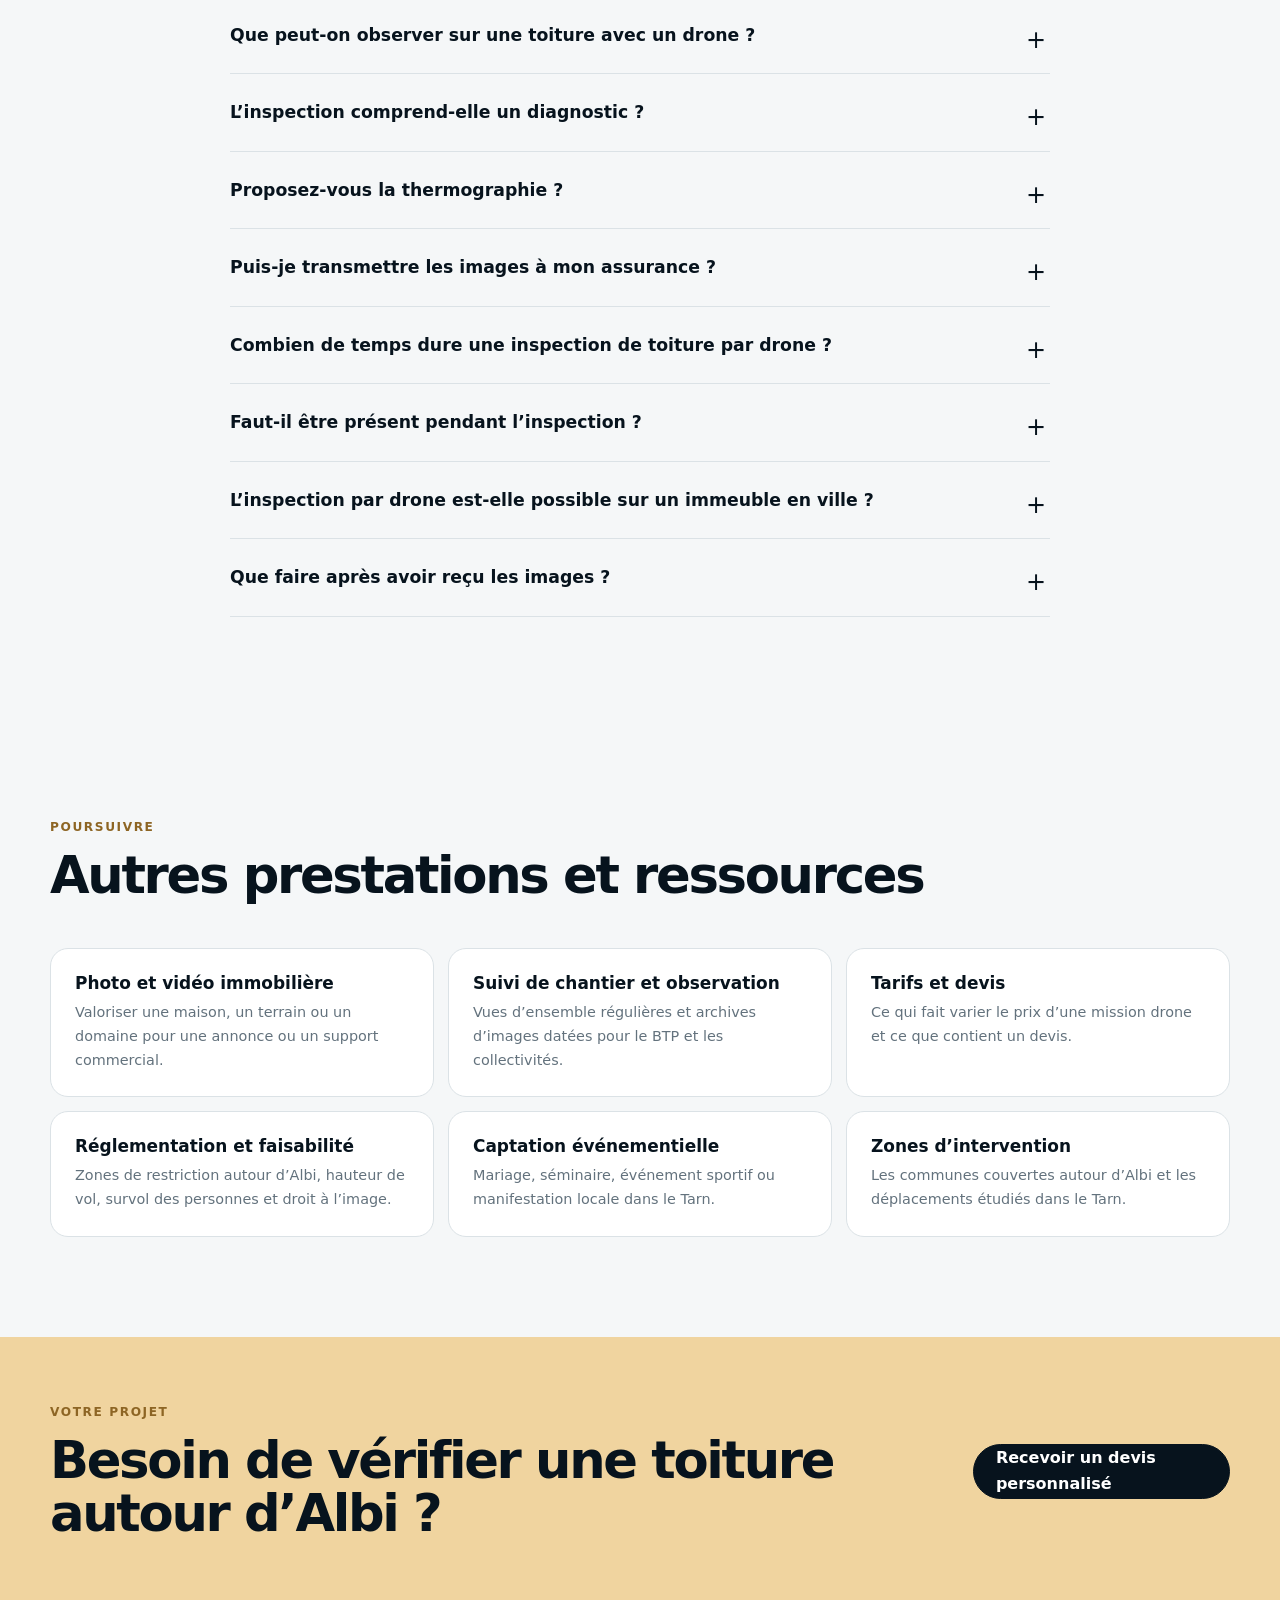
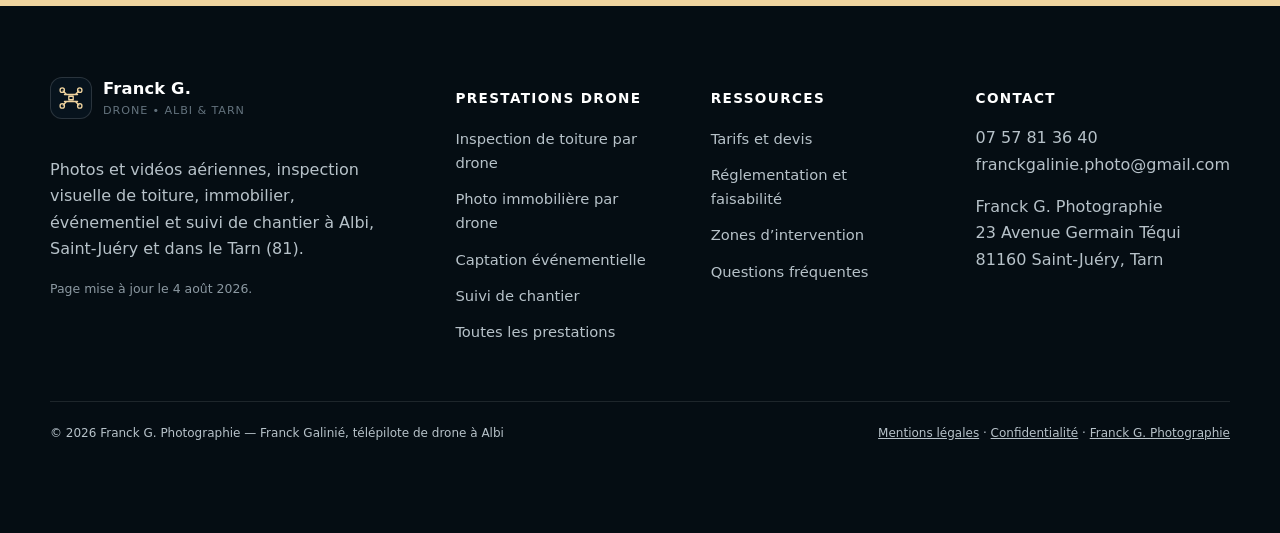
<file: inspection-toiture-drone-albi.html>
<!doctype html>
<html lang="fr">
<head>
  <meta charset="utf-8">
  <meta name="viewport" content="width=device-width, initial-scale=1">
  <link rel="preconnect" href="https://static.wixstatic.com" crossorigin>
  <link rel="dns-prefetch" href="//static.wixstatic.com">
  <title>Inspection toiture par drone à Albi et dans le Tarn (81)</title>
  <meta name="description" content="Inspection visuelle de toiture par drone à Albi et autour de Saint-Juéry : photos HD après sinistre, avant ou après travaux, sans thermographie. Devis gratuit sous étude de faisabilité.">
  <meta name="keywords" content="inspection toiture drone Albi, inspection toiture drone Tarn, photo toiture par drone, constat toiture après tempête Albi, drone couvreur 81">
  <meta name="robots" content="index,follow,max-image-preview:large,max-snippet:-1,max-video-preview:-1">
  <meta name="author" content="Franck G. Photographie">
  <meta name="theme-color" content="#07131d">
  <link rel="canonical" href="https://dronetarn.fr/inspection-toiture-drone-albi.html">
  <link rel="alternate" hreflang="fr-FR" href="https://dronetarn.fr/inspection-toiture-drone-albi.html">
  <link rel="alternate" hreflang="x-default" href="https://dronetarn.fr/inspection-toiture-drone-albi.html">
  <meta name="geo.region" content="FR-81">
  <meta name="geo.placename" content="Albi, Saint-Juéry, Tarn, Occitanie">
  <meta name="geo.position" content="43.94851456213975;2.210739448460117">
  <meta name="ICBM" content="43.94851456213975, 2.210739448460117">
  <meta name="format-detection" content="telephone=yes">
  <meta name="rating" content="general">
  <meta name="revisit-after" content="7 days">
  <meta property="og:image:type" content="image/png">
  <meta property="article:modified_time" content="2026-08-04">
  <link rel="icon" href="assets/favicon.svg" type="image/svg+xml">
  <link rel="manifest" href="manifest.webmanifest">
  <meta property="og:type" content="website">
  <meta property="og:locale" content="fr_FR">
  <meta property="og:site_name" content="Franck G. Drone — Albi & Tarn">
  <meta property="og:title" content="Inspection toiture par drone à Albi et dans le Tarn (81)">
  <meta property="og:description" content="Inspection visuelle de toiture par drone à Albi et autour de Saint-Juéry : photos HD après sinistre, avant ou après travaux, sans thermographie. Devis gratuit sous étude de faisabilité.">
  <meta property="og:url" content="https://dronetarn.fr/inspection-toiture-drone-albi.html">
  <meta property="og:image" content="https://dronetarn.fr/assets/og-image.png">
  <meta property="og:image:width" content="1200">
  <meta property="og:image:height" content="630">
  <meta property="og:image:alt" content="Télépilote drone à Albi et dans le Tarn — Franck G.">
  <meta name="twitter:card" content="summary_large_image">
  <meta name="twitter:title" content="Inspection toiture par drone à Albi et dans le Tarn (81)">
  <meta name="twitter:description" content="Inspection visuelle de toiture par drone à Albi et autour de Saint-Juéry : photos HD après sinistre, avant ou après travaux, sans thermographie. Devis gratuit sous étude de faisabilité.">
  <meta name="twitter:image" content="https://dronetarn.fr/assets/og-image.png">
  <link rel="stylesheet" href="assets/styles.css">
  <script type="application/ld+json">{
  "@context": "https://schema.org",
  "@graph": [
    {
      "@type": [
        "LocalBusiness",
        "ProfessionalService",
        "PhotographBusiness"
      ],
      "@id": "https://dronetarn.fr/#business",
      "name": "Franck G. Photographie — Prestations drone",
      "legalName": "Franck Galinié — Franck G. Photographie",
      "alternateName": [
        "Franck G. Drone Albi Tarn",
        "Télépilote drone Albi",
        "Photographe drone Albi",
        "Franck G. Drone"
      ],
      "url": "https://dronetarn.fr/",
      "mainEntityOfPage": {
        "@id": "https://dronetarn.fr/#webpage"
      },
      "logo": {
        "@type": "ImageObject",
        "@id": "https://dronetarn.fr/#logo",
        "url": "https://dronetarn.fr/assets/favicon.svg",
        "contentUrl": "https://dronetarn.fr/assets/favicon.svg",
        "caption": "Franck G. Drone — Albi & Tarn"
      },
      "image": [
        "https://dronetarn.fr/assets/og-image.png",
        "https://static.wixstatic.com/media/778cd0_7bb19a5117dd442d9610a43f3379fa1d~mv2.jpg/v1/fill/w_1200,h_900,al_c,q_85,enc_auto/778cd0_7bb19a5117dd442d9610a43f3379fa1d~mv2.jpg",
        "https://static.wixstatic.com/media/778cd0_fd57e9e9a5d241f4ba4f88d41efa723c~mv2.jpg/v1/fill/w_1200,h_900,al_c,q_85,enc_auto/778cd0_fd57e9e9a5d241f4ba4f88d41efa723c~mv2.jpg"
      ],
      "photo": "https://dronetarn.fr/assets/og-image.png",
      "telephone": "+33757813640",
      "email": "franckgalinie.photo@gmail.com",
      "priceRange": "€€",
      "currenciesAccepted": "EUR",
      "slogan": "Des images aériennes utiles, précises et impactantes.",
      "description": "Télépilote de drone professionnel basé à Saint-Juéry, à côté d’Albi (Tarn, Occitanie) : inspection visuelle de toiture, photo et vidéo immobilière, événementiel, suivi de chantier, patrimoine et communication par drone.",
      "disambiguatingDescription": "Prestataire indépendant de prises de vue aériennes par drone dans l’agglomération albigeoise et le département du Tarn (81). Inspection visuelle sans thermographie, devis sur étude de faisabilité.",
      "address": {
        "@type": "PostalAddress",
        "streetAddress": "23 Avenue Germain Téqui",
        "postalCode": "81160",
        "addressLocality": "Saint-Juéry",
        "addressRegion": "Occitanie",
        "addressCountry": "FR"
      },
      "geo": {
        "@type": "GeoCoordinates",
        "latitude": 43.94851456213975,
        "longitude": 2.210739448460117,
        "address": {
          "@id": "https://dronetarn.fr/#address"
        }
      },
      "hasMap": "https://www.google.com/maps/search/?api=1&query=23+Avenue+Germain+T%C3%A9qui+81160+Saint-Ju%C3%A9ry",
      "identifier": {
        "@type": "PropertyValue",
        "name": "SIRET",
        "value": "84798872200017"
      },
      "founder": {
        "@id": "https://dronetarn.fr/#franck-galinie"
      },
      "employee": {
        "@id": "https://dronetarn.fr/#franck-galinie"
      },
      "contactPoint": [
        {
          "@type": "ContactPoint",
          "@id": "https://dronetarn.fr/#contact-devis",
          "contactType": "Demande de devis",
          "telephone": "+33757813640",
          "email": "franckgalinie.photo@gmail.com",
          "availableLanguage": [
            "fr"
          ],
          "areaServed": "FR-81",
          "url": "https://dronetarn.fr/#contact"
        }
      ],
      "areaServed": [
        {
          "@type": "City",
          "name": "Albi",
          "@id": "https://www.wikidata.org/wiki/Q184267"
        },
        {
          "@type": "City",
          "name": "Saint-Juéry"
        },
        {
          "@type": "City",
          "name": "Lescure-d’Albigeois"
        },
        {
          "@type": "City",
          "name": "Arthès"
        },
        {
          "@type": "City",
          "name": "Puygouzon"
        },
        {
          "@type": "City",
          "name": "Marssac-sur-Tarn"
        },
        {
          "@type": "City",
          "name": "Carmaux"
        },
        {
          "@type": "City",
          "name": "Gaillac"
        },
        {
          "@type": "City",
          "name": "Réalmont"
        },
        {
          "@type": "City",
          "name": "Castres"
        },
        {
          "@type": "AdministrativeArea",
          "name": "Tarn",
          "@id": "https://www.wikidata.org/wiki/Q12545"
        },
        {
          "@type": "AdministrativeArea",
          "name": "Occitanie"
        }
      ],
      "serviceArea": {
        "@type": "GeoCircle",
        "geoMidpoint": {
          "@type": "GeoCoordinates",
          "latitude": 43.94851456213975,
          "longitude": 2.210739448460117
        },
        "geoRadius": "60000",
        "description": "Rayon d’intervention habituel autour d’Albi ; au-delà sur devis."
      },
      "knowsLanguage": {
        "@type": "Language",
        "name": "Français",
        "alternateName": "fr"
      },
      "knowsAbout": [
        "Prise de vue aérienne par drone",
        "Inspection visuelle de toiture par drone",
        "Photographie immobilière aérienne",
        "Vidéo événementielle par drone",
        "Suivi de chantier par drone",
        "Photogrammétrie visuelle",
        "Photographie de patrimoine",
        "Réglementation drone catégorie ouverte",
        "Cadrage et post-traitement photo",
        "Communication visuelle des collectivités"
      ],
      "sameAs": [
        "https://www.franckgphotographie.fr/dronetarn",
        "https://www.franckgphotographie.fr",
        "https://www.instagram.com/franck_photographie81/"
      ],
      "hasOfferCatalog": {
        "@type": "OfferCatalog",
        "@id": "https://dronetarn.fr/#catalogue",
        "name": "Prestations drone à Albi et dans le Tarn",
        "itemListElement": [
          {
            "@type": "Offer",
            "position": 1,
            "itemOffered": {
              "@id": "https://dronetarn.fr/inspection-toiture-drone-albi.html#service"
            },
            "priceCurrency": "EUR",
            "availability": "https://schema.org/InStock",
            "url": "https://dronetarn.fr/inspection-toiture-drone-albi.html",
            "areaServed": {
              "@type": "AdministrativeArea",
              "name": "Tarn"
            }
          },
          {
            "@type": "Offer",
            "position": 2,
            "itemOffered": {
              "@id": "https://dronetarn.fr/drone-immobilier-albi.html#service"
            },
            "priceCurrency": "EUR",
            "availability": "https://schema.org/InStock",
            "url": "https://dronetarn.fr/drone-immobilier-albi.html",
            "areaServed": {
              "@type": "AdministrativeArea",
              "name": "Tarn"
            }
          },
          {
            "@type": "Offer",
            "position": 3,
            "itemOffered": {
              "@id": "https://dronetarn.fr/drone-evenementiel-tarn.html#service"
            },
            "priceCurrency": "EUR",
            "availability": "https://schema.org/InStock",
            "url": "https://dronetarn.fr/drone-evenementiel-tarn.html",
            "areaServed": {
              "@type": "AdministrativeArea",
              "name": "Tarn"
            }
          },
          {
            "@type": "Offer",
            "position": 4,
            "itemOffered": {
              "@id": "https://dronetarn.fr/suivi-chantier-surveillance-drone-tarn.html#service"
            },
            "priceCurrency": "EUR",
            "availability": "https://schema.org/InStock",
            "url": "https://dronetarn.fr/suivi-chantier-surveillance-drone-tarn.html",
            "areaServed": {
              "@type": "AdministrativeArea",
              "name": "Tarn"
            }
          },
          {
            "@type": "Offer",
            "position": 5,
            "itemOffered": {
              "@type": "Service",
              "@id": "https://dronetarn.fr/#service-patrimoine",
              "name": "Photo et vidéo aérienne de tourisme et de patrimoine",
              "serviceType": "Prise de vue aérienne de patrimoine",
              "provider": {
                "@id": "https://dronetarn.fr/#business"
              }
            },
            "priceCurrency": "EUR",
            "url": "https://dronetarn.fr/#prestations"
          },
          {
            "@type": "Offer",
            "position": 6,
            "itemOffered": {
              "@type": "Service",
              "@id": "https://dronetarn.fr/#service-communication",
              "name": "Contenus aériens pour la communication professionnelle",
              "serviceType": "Production de visuels par drone",
              "provider": {
                "@id": "https://dronetarn.fr/#business"
              }
            },
            "priceCurrency": "EUR",
            "url": "https://dronetarn.fr/#prestations"
          }
        ]
      },
      "publishingPrinciples": "https://dronetarn.fr/mentions-legales.html",
      "isAccessibleForFree": true
    },
    {
      "@type": "Person",
      "@id": "https://dronetarn.fr/#franck-galinie",
      "name": "Franck Galinié",
      "givenName": "Franck",
      "familyName": "Galinié",
      "jobTitle": [
        "Photographe professionnel",
        "Télépilote de drone"
      ],
      "description": "Photographe professionnel depuis plus de dix ans et télépilote de drone certifié, installé à Saint-Juéry près d’Albi (Tarn).",
      "url": "https://dronetarn.fr/",
      "image": "https://dronetarn.fr/assets/og-image.png",
      "email": "franckgalinie.photo@gmail.com",
      "telephone": "+33757813640",
      "worksFor": {
        "@id": "https://dronetarn.fr/#business"
      },
      "homeLocation": {
        "@type": "Place",
        "name": "Saint-Juéry, Tarn, Occitanie, France"
      },
      "workLocation": {
        "@type": "Place",
        "name": "Albi et département du Tarn (81)"
      },
      "knowsAbout": [
        "Prise de vue aérienne",
        "Inspection visuelle de toiture par drone",
        "Photographie immobilière",
        "Vidéo événementielle",
        "Suivi de chantier par drone",
        "Réglementation des vols de drone"
      ],
      "hasCredential": [
        {
          "@type": "EducationalOccupationalCredential",
          "credentialCategory": "certification",
          "name": "Télépilote de drone — certification enregistrée RS6699",
          "identifier": "RS6699"
        },
        {
          "@type": "EducationalOccupationalCredential",
          "credentialCategory": "certificate",
          "name": "CATS — Certificat d’aptitude théorique de télépilote"
        },
        {
          "@type": "EducationalOccupationalCredential",
          "credentialCategory": "certificate",
          "name": "BAPD — Brevet d’aptitude de pilote de drone"
        }
      ],
      "memberOf": {
        "@type": "Organization",
        "name": "FPDC — Fédération Professionnelle du Drone Civil",
        "url": "https://www.federation-drone.org/"
      },
      "sameAs": [
        "https://www.instagram.com/franck_photographie81/",
        "https://www.franckgphotographie.fr"
      ]
    },
    {
      "@type": "WebSite",
      "@id": "https://dronetarn.fr/#website",
      "url": "https://dronetarn.fr/",
      "name": "Franck G. Drone — Albi & Tarn",
      "alternateName": "Télépilote drone Albi et Tarn",
      "description": "Site des prestations drone de Franck G. Photographie : inspection de toiture, immobilier, événementiel et suivi de chantier à Albi et dans le Tarn.",
      "inLanguage": "fr-FR",
      "publisher": {
        "@id": "https://dronetarn.fr/#business"
      },
      "copyrightHolder": {
        "@id": "https://dronetarn.fr/#business"
      },
      "copyrightYear": 2026,
      "about": {
        "@id": "https://dronetarn.fr/#business"
      },
      "maintainer": {
        "@id": "https://dronetarn.fr/#franck-galinie"
      }
    },
    {
      "@type": "WebPage",
      "@id": "https://dronetarn.fr/inspection-toiture-drone-albi.html#webpage",
      "url": "https://dronetarn.fr/inspection-toiture-drone-albi.html",
      "name": "Inspection visuelle de toiture par drone à Albi et dans le Tarn",
      "description": "Inspection visuelle de toiture par drone à Albi et autour de Saint-Juéry : photos détaillées après sinistre, avant ou après travaux, sans thermographie.",
      "inLanguage": "fr-FR",
      "isPartOf": {
        "@id": "https://dronetarn.fr/#website"
      },
      "about": {
        "@id": "https://dronetarn.fr/#business"
      },
      "author": {
        "@id": "https://dronetarn.fr/#franck-galinie"
      },
      "publisher": {
        "@id": "https://dronetarn.fr/#business"
      },
      "datePublished": "2026-07-24",
      "dateModified": "2026-08-04",
      "primaryImageOfPage": {
        "@type": "ImageObject",
        "url": "https://dronetarn.fr/assets/og-image.png"
      },
      "keywords": "inspection toiture drone Albi, inspection toiture drone Tarn, photo toiture drone, contrôle toiture par drone, drone après tempête Albi",
      "speakable": {
        "@type": "SpeakableSpecification",
        "cssSelector": [
          ".answer-box",
          "h1",
          ".lead"
        ]
      },
      "potentialAction": {
        "@type": "CommunicateAction",
        "name": "Demander un devis drone",
        "target": "https://dronetarn.fr/#contact"
      },
      "breadcrumb": {
        "@id": "https://dronetarn.fr/inspection-toiture-drone-albi.html#breadcrumb"
      },
      "mainEntity": {
        "@id": "https://dronetarn.fr/inspection-toiture-drone-albi.html#service"
      }
    },
    {
      "@type": "BreadcrumbList",
      "@id": "https://dronetarn.fr/inspection-toiture-drone-albi.html#breadcrumb",
      "itemListElement": [
        {
          "@type": "ListItem",
          "position": 1,
          "name": "Accueil",
          "item": "https://dronetarn.fr/"
        },
        {
          "@type": "ListItem",
          "position": 2,
          "name": "Inspection de toiture par drone",
          "item": "https://dronetarn.fr/inspection-toiture-drone-albi.html"
        }
      ]
    },
    {
      "@type": "Service",
      "@id": "https://dronetarn.fr/inspection-toiture-drone-albi.html#service",
      "name": "Inspection de toiture par drone à Albi",
      "serviceType": "Inspection visuelle aérienne de toiture",
      "description": "Inspection visuelle de toiture par drone à Albi et autour de Saint-Juéry : photos détaillées après sinistre, avant ou après travaux, sans thermographie.",
      "provider": {
        "@id": "https://dronetarn.fr/#business"
      },
      "brand": {
        "@id": "https://dronetarn.fr/#business"
      },
      "url": "https://dronetarn.fr/inspection-toiture-drone-albi.html",
      "category": "Prise de vue aérienne par drone",
      "availableChannel": {
        "@type": "ServiceChannel",
        "serviceUrl": "https://dronetarn.fr/#contact",
        "servicePhone": "+33757813640",
        "availableLanguage": "fr",
        "serviceLocation": {
          "@id": "https://dronetarn.fr/#business"
        }
      },
      "areaServed": [
        {
          "@type": "City",
          "name": "Albi"
        },
        {
          "@type": "AdministrativeArea",
          "name": "Tarn"
        },
        {
          "@type": "GeoCircle",
          "geoMidpoint": {
            "@type": "GeoCoordinates",
            "latitude": 43.94851456213975,
            "longitude": 2.210739448460117
          },
          "geoRadius": "60000"
        }
      ],
      "audience": {
        "@type": "Audience",
        "audienceType": "Particuliers, entreprises, artisans, agences immobilières, collectivités et associations du Tarn"
      },
      "offers": {
        "@type": "Offer",
        "priceCurrency": "EUR",
        "priceRange": "€€",
        "availability": "https://schema.org/InStock",
        "url": "https://dronetarn.fr/#contact",
        "areaServed": {
          "@type": "AdministrativeArea",
          "name": "Tarn"
        },
        "seller": {
          "@id": "https://dronetarn.fr/#business"
        },
        "description": "Tarif établi sur devis après étude de faisabilité du site et du vol."
      },
      "alternateName": [
        "Inspection toiture drone Albi",
        "Contrôle de couverture par drone Tarn"
      ],
      "hasOfferCatalog": {
        "@type": "OfferCatalog",
        "name": "Inspection de toiture par drone à Albi",
        "itemListElement": [
          {
            "@type": "Offer",
            "position": 1,
            "itemOffered": {
              "@type": "Service",
              "name": "Constat visuel après intempéries"
            }
          },
          {
            "@type": "Offer",
            "position": 2,
            "itemOffered": {
              "@type": "Service",
              "name": "Contrôle avant ou après travaux"
            }
          },
          {
            "@type": "Offer",
            "position": 3,
            "itemOffered": {
              "@type": "Service",
              "name": "Repérage de tuiles déplacées ou cassées"
            }
          },
          {
            "@type": "Offer",
            "position": 4,
            "itemOffered": {
              "@type": "Service",
              "name": "Observation de cheminées, solins et gouttières"
            }
          },
          {
            "@type": "Offer",
            "position": 5,
            "itemOffered": {
              "@type": "Service",
              "name": "Vues de façades hautes difficiles d’accès"
            }
          }
        ]
      }
    },
    {
      "@type": "FAQPage",
      "@id": "https://dronetarn.fr/inspection-toiture-drone-albi.html#faq",
      "inLanguage": "fr-FR",
      "isPartOf": {
        "@id": "https://dronetarn.fr/inspection-toiture-drone-albi.html#webpage"
      },
      "mainEntity": [
        {
          "@type": "Question",
          "name": "Que peut-on observer sur une toiture avec un drone ?",
          "acceptedAnswer": {
            "@type": "Answer",
            "text": "Les images peuvent montrer l’état apparent des tuiles, faîtages, cheminées, solins, gouttières, fenêtres de toit et certaines zones de façade, selon l’angle de vue accessible."
          }
        },
        {
          "@type": "Question",
          "name": "L’inspection comprend-elle un diagnostic ?",
          "acceptedAnswer": {
            "@type": "Answer",
            "text": "Non. Franck fournit des images visuelles. Leur interprétation technique et le diagnostic doivent être réalisés par un couvreur, un expert ou un professionnel du bâtiment."
          }
        },
        {
          "@type": "Question",
          "name": "Proposez-vous la thermographie ?",
          "acceptedAnswer": {
            "@type": "Answer",
            "text": "Non, la prestation proposée est une inspection visuelle par photo et vidéo, sans caméra thermique et sans mesure d’isolation."
          }
        },
        {
          "@type": "Question",
          "name": "Puis-je transmettre les images à mon assurance ?",
          "acceptedAnswer": {
            "@type": "Answer",
            "text": "Oui, les fichiers peuvent servir à documenter visuellement une situation. L’acceptation et l’interprétation des images restent à la décision de l’assureur ou de l’expert."
          }
        },
        {
          "@type": "Question",
          "name": "Combien de temps dure une inspection de toiture par drone ?",
          "acceptedAnswer": {
            "@type": "Answer",
            "text": "Le vol lui-même dure généralement moins d’une heure pour une maison individuelle, auquel s’ajoutent la préparation sur place, la vérification de la zone et le traitement des images après la mission."
          }
        },
        {
          "@type": "Question",
          "name": "Faut-il être présent pendant l’inspection ?",
          "acceptedAnswer": {
            "@type": "Answer",
            "text": "Ce n’est pas obligatoire, mais la présence du propriétaire ou d’un représentant facilite l’accès au terrain et permet de désigner précisément les zones à photographier."
          }
        },
        {
          "@type": "Question",
          "name": "L’inspection par drone est-elle possible sur un immeuble en ville ?",
          "acceptedAnswer": {
            "@type": "Answer",
            "text": "Oui dans certains cas, mais un bâtiment situé en agglomération albigeoise demande une préparation plus poussée : zone de décollage sécurisée, périmètre au sol, information des occupants et vérification des restrictions aériennes locales."
          }
        },
        {
          "@type": "Question",
          "name": "Que faire après avoir reçu les images ?",
          "acceptedAnswer": {
            "@type": "Answer",
            "text": "Les photographies servent de base à un devis de couvreur, à une déclaration de sinistre ou à une décision de travaux. Elles peuvent être transmises telles quelles à l’artisan ou à l’assureur concerné."
          }
        }
      ]
    }
  ]
}</script>
</head>
<body>
<a class="skip-link" href="#contenu">Aller au contenu</a><header class="site-header">
<nav class="site-nav" aria-label="Navigation principale">
  <a class="brand" href="index.html" aria-label="Franck G. Drone — Accueil">
    <span class="brand-mark" aria-hidden="true">
      <svg viewBox="0 0 64 64" role="img"><path d="M17 24h30M22 24l-8-8M42 24l8-8M17 40h30M22 40l-8 8M42 40l8 8M27 28h10v8H27z"/><circle cx="12" cy="14" r="5"/><circle cx="52" cy="14" r="5"/><circle cx="12" cy="50" r="5"/><circle cx="52" cy="50" r="5"/></svg>
    </span>
    <span><strong>Franck G.</strong><small>Drone • Albi & Tarn</small></span>
  </a>
  <button class="nav-toggle" type="button" aria-expanded="false" aria-controls="nav-links"><span></span><span></span><span></span><span class="sr-only">Ouvrir le menu</span></button>
  <div class="nav-links" id="nav-links">
    <a href="index.html#prestations">Prestations</a>
    <a href="inspection-toiture-drone-albi.html">Inspection toiture</a>
    <a href="drone-immobilier-albi.html">Immobilier</a>
    <a href="drone-evenementiel-tarn.html">Événementiel</a>
    <a href="suivi-chantier-surveillance-drone-tarn.html">Chantier</a>
    <a href="tarifs-devis-drone-albi.html">Tarifs</a>
    <a href="zones-intervention.html">Secteur</a>
    <a class="btn btn-small" href="index.html#contact">Devis</a>
  </div>
</nav></header>
<main id="contenu">
<section class="page-hero"><div class="container page-hero-grid"><div><nav class="breadcrumb" aria-label="Fil d’Ariane"><a href="index.html">Accueil</a><span>›</span><span>Inspection toiture</span></nav><p class="eyebrow">Inspection toiture • Albi & Tarn</p><h1>Inspection visuelle de toiture par drone à Albi</h1><p class="lead">Obtenez des vues détaillées de votre toiture et des zones difficiles d’accès, sans monter sur la couverture pour réaliser les prises de vue.</p><div class="hero-actions"><a class="btn" href="index.html#contact">Demander un devis</a><a class="btn btn-ghost" href="tel:+33757813640">07 57 81 36 40</a></div></div><div class="page-hero-panel"><span>Prestation locale</span><strong>Inspection de toiture par drone à Albi</strong><ul><li>Photos HD ciblées</li><li>Vues générales et détails</li><li>Livraison numérique</li><li>Particuliers & professionnels</li></ul></div></div></section>
<section class="section"><div class="container content-two-col"><div><p class="eyebrow">Inspection toiture</p><h2>Des images pour mieux comprendre la situation</h2></div><div><p>Une inspection aérienne est utile pour documenter l’état apparent d’une couverture après un épisode météo, avant une intervention, après des travaux ou lorsqu’une zone est difficilement visible depuis le sol.</p><ul class="check-list"><li>Tuiles déplacées, cassées ou manquantes</li><li>Faîtage, cheminée, solins et fenêtres de toit</li><li>Gouttières et éléments de zinguerie visibles</li><li>Façades hautes et points singuliers</li><li>Vues d’ensemble pour situer les anomalies</li></ul></div></div></section><section class="section"><div class="container content-two-col"><div><p class="eyebrow">Inspection toiture</p><h2>Pour les propriétaires, couvreurs et assureurs</h2></div><div><p>Les fichiers peuvent être transmis à un artisan, à un gestionnaire, à un expert ou à une assurance afin de faciliter un premier constat visuel et de préparer une intervention.</p><ul class="check-list"><li>Maison individuelle</li><li>Immeuble ou bâtiment professionnel</li><li>Bâtiment communal</li><li>Contrôle avant ou après travaux</li><li>Constat visuel après intempéries</li></ul></div></div></section><section class="section"><div class="container content-two-col"><div><p class="eyebrow">Inspection toiture</p><h2>Ce que vous recevez</h2></div><div><p>Le contenu est défini avant la mission selon votre besoin. La livraison peut comprendre des photographies retouchées, des vues générales, des gros plans et, lorsque cela est utile, une courte séquence vidéo.</p><ul class="check-list"><li>Fichiers haute définition</li><li>Version optimisée pour envoi ou consultation</li><li>Classement clair des vues</li><li>Livraison numérique sécurisée</li></ul></div></div></section>
<section class="section section-dark"><div class="container content-two-col"><div><p class="eyebrow">Méthode</p><h2>Une mission préparée avant chaque vol</h2></div><div><p>La possibilité de voler dépend du lieu, de l’environnement, des personnes présentes, de la météo et des règles applicables. Une étude préalable permet de définir le scénario de prise de vue, les mesures de sécurité et le délai nécessaire.</p><p class="notice">Une demande urgente ne garantit pas qu’un vol soit possible immédiatement, notamment en agglomération ou à proximité d’une zone aérienne réglementée.</p></div></div></section>
<section class="section faq-section"><div class="container narrow"><div class="section-heading"><div><p class="eyebrow">Questions fréquentes</p><h2>À savoir pour votre projet</h2></div></div><div class="faq-list">
<details><summary>Que peut-on observer sur une toiture avec un drone ?</summary><p>Les images peuvent montrer l’état apparent des tuiles, faîtages, cheminées, solins, gouttières, fenêtres de toit et certaines zones de façade, selon l’angle de vue accessible.</p></details>
<details><summary>L’inspection comprend-elle un diagnostic ?</summary><p>Non. Franck fournit des images visuelles. Leur interprétation technique et le diagnostic doivent être réalisés par un couvreur, un expert ou un professionnel du bâtiment.</p></details>
<details><summary>Proposez-vous la thermographie ?</summary><p>Non, la prestation proposée est une inspection visuelle par photo et vidéo, sans caméra thermique et sans mesure d’isolation.</p></details>
<details><summary>Puis-je transmettre les images à mon assurance ?</summary><p>Oui, les fichiers peuvent servir à documenter visuellement une situation. L’acceptation et l’interprétation des images restent à la décision de l’assureur ou de l’expert. <a href="tarifs-devis-drone-albi.html">Voir comment est établi un devis</a>.</p></details>
<details><summary>Combien de temps dure une inspection de toiture par drone ?</summary><p>Le vol lui-même dure généralement moins d’une heure pour une maison individuelle, auquel s’ajoutent la préparation sur place, la vérification de la zone et le traitement des images après la mission.</p></details>
<details><summary>Faut-il être présent pendant l’inspection ?</summary><p>Ce n’est pas obligatoire, mais la présence du propriétaire ou d’un représentant facilite l’accès au terrain et permet de désigner précisément les zones à photographier.</p></details>
<details><summary>L’inspection par drone est-elle possible sur un immeuble en ville ?</summary><p>Oui dans certains cas, mais un bâtiment situé en agglomération albigeoise demande une préparation plus poussée : zone de décollage sécurisée, périmètre au sol, information des occupants et vérification des restrictions aériennes locales. <a href="reglementation-drone-albi-tarn.html">Voir les conditions de vol en agglomération</a>.</p></details>
<details><summary>Que faire après avoir reçu les images ?</summary><p>Les photographies servent de base à un devis de couvreur, à une déclaration de sinistre ou à une décision de travaux. Elles peuvent être transmises telles quelles à l’artisan ou à l’assureur concerné.</p></details>
</div></div></section>
<section class="section"><div class="container">
<div class="section-heading"><div><p class="eyebrow">Poursuivre</p><h2>Autres prestations et ressources</h2></div></div>
<div class="related-grid">
<a class="related-card" href="drone-immobilier-albi.html"><strong>Photo et vidéo immobilière</strong><span>Valoriser une maison, un terrain ou un domaine pour une annonce ou un support commercial.</span></a>
<a class="related-card" href="suivi-chantier-surveillance-drone-tarn.html"><strong>Suivi de chantier et observation</strong><span>Vues d’ensemble régulières et archives d’images datées pour le BTP et les collectivités.</span></a>
<a class="related-card" href="tarifs-devis-drone-albi.html"><strong>Tarifs et devis</strong><span>Ce qui fait varier le prix d’une mission drone et ce que contient un devis.</span></a>
<a class="related-card" href="reglementation-drone-albi-tarn.html"><strong>Réglementation et faisabilité</strong><span>Zones de restriction autour d’Albi, hauteur de vol, survol des personnes et droit à l’image.</span></a>
<a class="related-card" href="drone-evenementiel-tarn.html"><strong>Captation événementielle</strong><span>Mariage, séminaire, événement sportif ou manifestation locale dans le Tarn.</span></a>
<a class="related-card" href="zones-intervention.html"><strong>Zones d’intervention</strong><span>Les communes couvertes autour d’Albi et les déplacements étudiés dans le Tarn.</span></a>
</div>
</div></section>
<section class="section mini-cta"><div class="container"><div><p class="eyebrow">Votre projet</p><h2>Besoin de vérifier une toiture autour d’Albi ?</h2></div><a class="btn" href="index.html#contact">Recevoir un devis personnalisé</a></div></section>
</main>
<footer class="site-footer">
  <div class="container footer-grid">
    <div>
      <a class="brand footer-brand" href="index.html"><span class="brand-mark" aria-hidden="true"><svg viewBox="0 0 64 64"><path d="M17 24h30M22 24l-8-8M42 24l8-8M17 40h30M22 40l-8 8M42 40l8 8M27 28h10v8H27z"/><circle cx="12" cy="14" r="5"/><circle cx="52" cy="14" r="5"/><circle cx="12" cy="50" r="5"/><circle cx="52" cy="50" r="5"/></svg></span><span><strong>Franck G.</strong><small>Drone • Albi &amp; Tarn</small></span></a>
      <p>Photos et vidéos aériennes, inspection visuelle de toiture, immobilier, événementiel et suivi de chantier à Albi, Saint-Juéry et dans le Tarn (81).</p>
      <p class="updated-note">Page mise à jour le <time datetime="2026-08-04">4 août 2026</time>.</p>
    </div>
    <div>
      <h2>Prestations drone</h2>
      <ul class="footer-nav">
        <li><a href="inspection-toiture-drone-albi.html">Inspection de toiture par drone</a></li>
        <li><a href="drone-immobilier-albi.html">Photo immobilière par drone</a></li>
        <li><a href="drone-evenementiel-tarn.html">Captation événementielle</a></li>
        <li><a href="suivi-chantier-surveillance-drone-tarn.html">Suivi de chantier</a></li>
        <li><a href="index.html#prestations">Toutes les prestations</a></li>
      </ul>
    </div>
    <div>
      <h2>Ressources</h2>
      <ul class="footer-nav">
        <li><a href="tarifs-devis-drone-albi.html">Tarifs et devis</a></li>
        <li><a href="reglementation-drone-albi-tarn.html">Réglementation et faisabilité</a></li>
        <li><a href="zones-intervention.html">Zones d’intervention</a></li>
        <li><a href="index.html#faq">Questions fréquentes</a></li>
      </ul>
    </div>
    <div>
      <h2>Contact</h2>
      <p><a href="tel:+33757813640">07 57 81 36 40</a><br><a href="mailto:franckgalinie.photo@gmail.com">franckgalinie.photo@gmail.com</a></p>
      <p>Franck G. Photographie<br>23 Avenue Germain Téqui<br>81160 Saint-Juéry, Tarn</p>
    </div>
  </div>
  <div class="container footer-bottom">
    <span>© 2026 Franck G. Photographie — Franck Galinié, télépilote de drone à Albi</span>
    <span><a href="mentions-legales.html">Mentions légales</a> · <a href="politique-confidentialite.html">Confidentialité</a> · <a href="https://www.franckgphotographie.fr" rel="noopener">Franck G. Photographie</a></span>
  </div>
</footer>
<a class="mobile-call" href="tel:+33757813640" aria-label="Appeler Franck G. Drone">Appeler maintenant</a>
<script src="assets/script.js" defer></script></body></html>
</file>
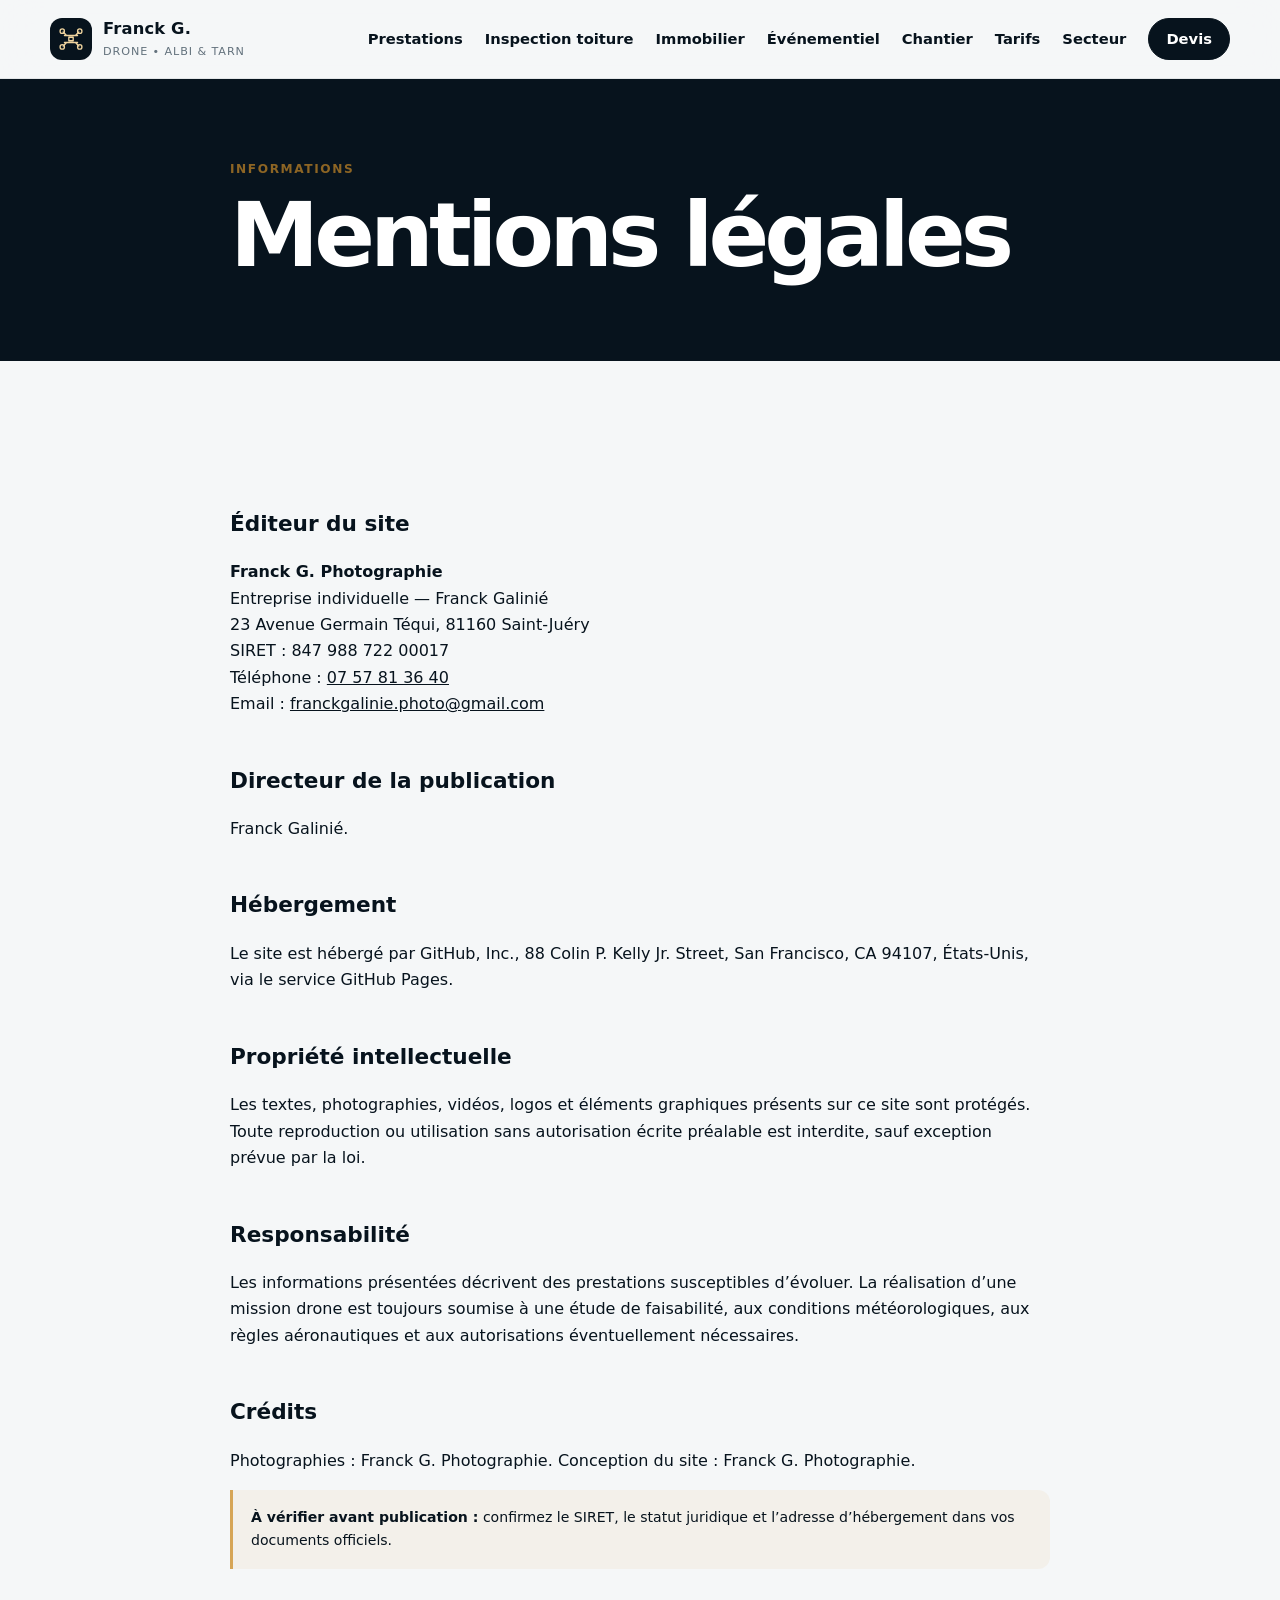
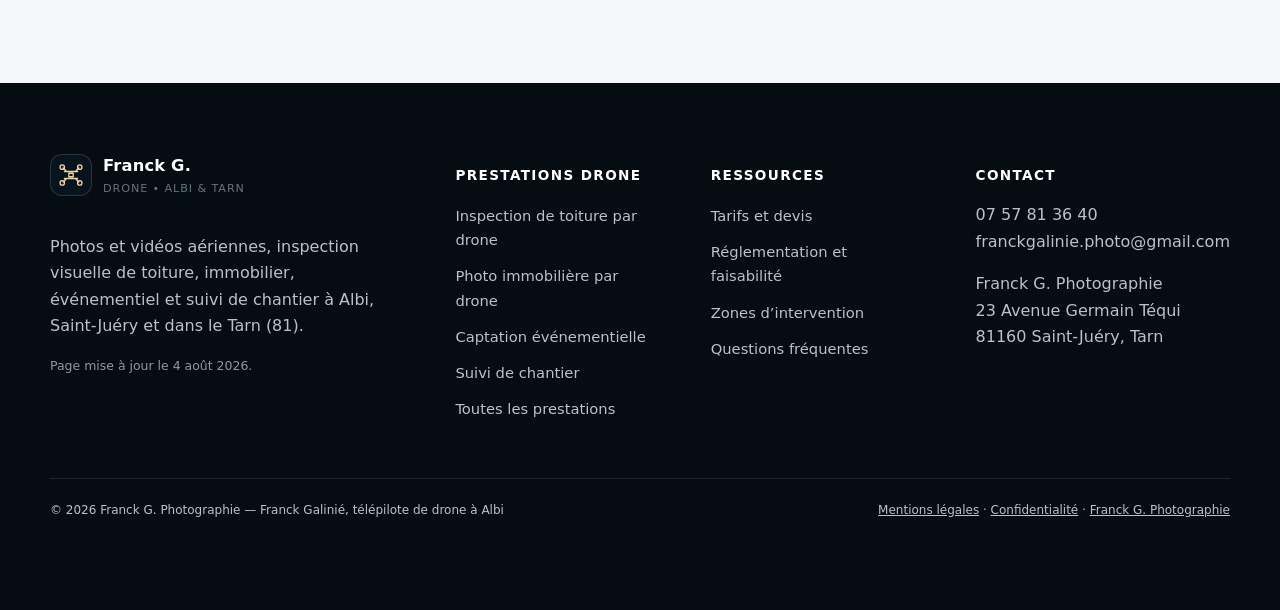
<file: mentions-legales.html>
<!doctype html>
<html lang="fr">
<head>
  <meta charset="utf-8">
  <meta name="viewport" content="width=device-width, initial-scale=1">
  <link rel="preconnect" href="https://static.wixstatic.com" crossorigin>
  <link rel="dns-prefetch" href="//static.wixstatic.com">
  <title>Mentions légales | Franck G. Drone</title>
  <meta name="description" content="Mentions légales du site des prestations drone de Franck G. Photographie : éditeur, SIRET, directeur de publication, hébergement et propriété intellectuelle.">
  <meta name="robots" content="index,follow,max-image-preview:large,max-snippet:-1,max-video-preview:-1">
  <meta name="author" content="Franck G. Photographie">
  <meta name="theme-color" content="#07131d">
  <link rel="canonical" href="https://dronetarn.fr/mentions-legales.html">
  <link rel="alternate" hreflang="fr-FR" href="https://dronetarn.fr/mentions-legales.html">
  <link rel="alternate" hreflang="x-default" href="https://dronetarn.fr/mentions-legales.html">
  <meta name="geo.region" content="FR-81">
  <meta name="geo.placename" content="Albi, Saint-Juéry, Tarn, Occitanie">
  <meta name="geo.position" content="43.94851456213975;2.210739448460117">
  <meta name="ICBM" content="43.94851456213975, 2.210739448460117">
  <meta name="format-detection" content="telephone=yes">
  <meta name="rating" content="general">
  <meta name="revisit-after" content="7 days">
  <meta property="og:image:type" content="image/png">
  <meta property="article:modified_time" content="2026-08-04">
  <link rel="icon" href="assets/favicon.svg" type="image/svg+xml">
  <link rel="manifest" href="manifest.webmanifest">
  <meta property="og:type" content="website">
  <meta property="og:locale" content="fr_FR">
  <meta property="og:site_name" content="Franck G. Drone — Albi & Tarn">
  <meta property="og:title" content="Mentions légales | Franck G. Drone">
  <meta property="og:description" content="Mentions légales du site des prestations drone de Franck G. Photographie : éditeur, SIRET, directeur de publication, hébergement et propriété intellectuelle.">
  <meta property="og:url" content="https://dronetarn.fr/mentions-legales.html">
  <meta property="og:image" content="https://dronetarn.fr/assets/og-image.png">
  <meta property="og:image:width" content="1200">
  <meta property="og:image:height" content="630">
  <meta property="og:image:alt" content="Télépilote drone à Albi et dans le Tarn — Franck G.">
  <meta name="twitter:card" content="summary_large_image">
  <meta name="twitter:title" content="Mentions légales | Franck G. Drone">
  <meta name="twitter:description" content="Mentions légales du site des prestations drone de Franck G. Photographie : éditeur, SIRET, directeur de publication, hébergement et propriété intellectuelle.">
  <meta name="twitter:image" content="https://dronetarn.fr/assets/og-image.png">
  <link rel="stylesheet" href="assets/styles.css">
  <script type="application/ld+json">{
  "@context": "https://schema.org",
  "@graph": [
    {
      "@type": [
        "LocalBusiness",
        "ProfessionalService",
        "PhotographBusiness"
      ],
      "@id": "https://dronetarn.fr/#business",
      "name": "Franck G. Photographie — Prestations drone",
      "legalName": "Franck Galinié — Franck G. Photographie",
      "alternateName": [
        "Franck G. Drone Albi Tarn",
        "Télépilote drone Albi",
        "Photographe drone Albi",
        "Franck G. Drone"
      ],
      "url": "https://dronetarn.fr/",
      "mainEntityOfPage": {
        "@id": "https://dronetarn.fr/#webpage"
      },
      "logo": {
        "@type": "ImageObject",
        "@id": "https://dronetarn.fr/#logo",
        "url": "https://dronetarn.fr/assets/favicon.svg",
        "contentUrl": "https://dronetarn.fr/assets/favicon.svg",
        "caption": "Franck G. Drone — Albi & Tarn"
      },
      "image": [
        "https://dronetarn.fr/assets/og-image.png",
        "https://static.wixstatic.com/media/778cd0_7bb19a5117dd442d9610a43f3379fa1d~mv2.jpg/v1/fill/w_1200,h_900,al_c,q_85,enc_auto/778cd0_7bb19a5117dd442d9610a43f3379fa1d~mv2.jpg",
        "https://static.wixstatic.com/media/778cd0_fd57e9e9a5d241f4ba4f88d41efa723c~mv2.jpg/v1/fill/w_1200,h_900,al_c,q_85,enc_auto/778cd0_fd57e9e9a5d241f4ba4f88d41efa723c~mv2.jpg"
      ],
      "photo": "https://dronetarn.fr/assets/og-image.png",
      "telephone": "+33757813640",
      "email": "franckgalinie.photo@gmail.com",
      "priceRange": "€€",
      "currenciesAccepted": "EUR",
      "slogan": "Des images aériennes utiles, précises et impactantes.",
      "description": "Télépilote de drone professionnel basé à Saint-Juéry, à côté d’Albi (Tarn, Occitanie) : inspection visuelle de toiture, photo et vidéo immobilière, événementiel, suivi de chantier, patrimoine et communication par drone.",
      "disambiguatingDescription": "Prestataire indépendant de prises de vue aériennes par drone dans l’agglomération albigeoise et le département du Tarn (81). Inspection visuelle sans thermographie, devis sur étude de faisabilité.",
      "address": {
        "@type": "PostalAddress",
        "streetAddress": "23 Avenue Germain Téqui",
        "postalCode": "81160",
        "addressLocality": "Saint-Juéry",
        "addressRegion": "Occitanie",
        "addressCountry": "FR"
      },
      "geo": {
        "@type": "GeoCoordinates",
        "latitude": 43.94851456213975,
        "longitude": 2.210739448460117,
        "address": {
          "@id": "https://dronetarn.fr/#address"
        }
      },
      "hasMap": "https://www.google.com/maps/search/?api=1&query=23+Avenue+Germain+T%C3%A9qui+81160+Saint-Ju%C3%A9ry",
      "identifier": {
        "@type": "PropertyValue",
        "name": "SIRET",
        "value": "84798872200017"
      },
      "founder": {
        "@id": "https://dronetarn.fr/#franck-galinie"
      },
      "employee": {
        "@id": "https://dronetarn.fr/#franck-galinie"
      },
      "contactPoint": [
        {
          "@type": "ContactPoint",
          "@id": "https://dronetarn.fr/#contact-devis",
          "contactType": "Demande de devis",
          "telephone": "+33757813640",
          "email": "franckgalinie.photo@gmail.com",
          "availableLanguage": [
            "fr"
          ],
          "areaServed": "FR-81",
          "url": "https://dronetarn.fr/#contact"
        }
      ],
      "areaServed": [
        {
          "@type": "City",
          "name": "Albi",
          "@id": "https://www.wikidata.org/wiki/Q184267"
        },
        {
          "@type": "City",
          "name": "Saint-Juéry"
        },
        {
          "@type": "City",
          "name": "Lescure-d’Albigeois"
        },
        {
          "@type": "City",
          "name": "Arthès"
        },
        {
          "@type": "City",
          "name": "Puygouzon"
        },
        {
          "@type": "City",
          "name": "Marssac-sur-Tarn"
        },
        {
          "@type": "City",
          "name": "Carmaux"
        },
        {
          "@type": "City",
          "name": "Gaillac"
        },
        {
          "@type": "City",
          "name": "Réalmont"
        },
        {
          "@type": "City",
          "name": "Castres"
        },
        {
          "@type": "AdministrativeArea",
          "name": "Tarn",
          "@id": "https://www.wikidata.org/wiki/Q12545"
        },
        {
          "@type": "AdministrativeArea",
          "name": "Occitanie"
        }
      ],
      "serviceArea": {
        "@type": "GeoCircle",
        "geoMidpoint": {
          "@type": "GeoCoordinates",
          "latitude": 43.94851456213975,
          "longitude": 2.210739448460117
        },
        "geoRadius": "60000",
        "description": "Rayon d’intervention habituel autour d’Albi ; au-delà sur devis."
      },
      "knowsLanguage": {
        "@type": "Language",
        "name": "Français",
        "alternateName": "fr"
      },
      "knowsAbout": [
        "Prise de vue aérienne par drone",
        "Inspection visuelle de toiture par drone",
        "Photographie immobilière aérienne",
        "Vidéo événementielle par drone",
        "Suivi de chantier par drone",
        "Photogrammétrie visuelle",
        "Photographie de patrimoine",
        "Réglementation drone catégorie ouverte",
        "Cadrage et post-traitement photo",
        "Communication visuelle des collectivités"
      ],
      "sameAs": [
        "https://www.franckgphotographie.fr/dronetarn",
        "https://www.franckgphotographie.fr",
        "https://www.instagram.com/franck_photographie81/"
      ],
      "hasOfferCatalog": {
        "@type": "OfferCatalog",
        "@id": "https://dronetarn.fr/#catalogue",
        "name": "Prestations drone à Albi et dans le Tarn",
        "itemListElement": [
          {
            "@type": "Offer",
            "position": 1,
            "itemOffered": {
              "@id": "https://dronetarn.fr/inspection-toiture-drone-albi.html#service"
            },
            "priceCurrency": "EUR",
            "availability": "https://schema.org/InStock",
            "url": "https://dronetarn.fr/inspection-toiture-drone-albi.html",
            "areaServed": {
              "@type": "AdministrativeArea",
              "name": "Tarn"
            }
          },
          {
            "@type": "Offer",
            "position": 2,
            "itemOffered": {
              "@id": "https://dronetarn.fr/drone-immobilier-albi.html#service"
            },
            "priceCurrency": "EUR",
            "availability": "https://schema.org/InStock",
            "url": "https://dronetarn.fr/drone-immobilier-albi.html",
            "areaServed": {
              "@type": "AdministrativeArea",
              "name": "Tarn"
            }
          },
          {
            "@type": "Offer",
            "position": 3,
            "itemOffered": {
              "@id": "https://dronetarn.fr/drone-evenementiel-tarn.html#service"
            },
            "priceCurrency": "EUR",
            "availability": "https://schema.org/InStock",
            "url": "https://dronetarn.fr/drone-evenementiel-tarn.html",
            "areaServed": {
              "@type": "AdministrativeArea",
              "name": "Tarn"
            }
          },
          {
            "@type": "Offer",
            "position": 4,
            "itemOffered": {
              "@id": "https://dronetarn.fr/suivi-chantier-surveillance-drone-tarn.html#service"
            },
            "priceCurrency": "EUR",
            "availability": "https://schema.org/InStock",
            "url": "https://dronetarn.fr/suivi-chantier-surveillance-drone-tarn.html",
            "areaServed": {
              "@type": "AdministrativeArea",
              "name": "Tarn"
            }
          },
          {
            "@type": "Offer",
            "position": 5,
            "itemOffered": {
              "@type": "Service",
              "@id": "https://dronetarn.fr/#service-patrimoine",
              "name": "Photo et vidéo aérienne de tourisme et de patrimoine",
              "serviceType": "Prise de vue aérienne de patrimoine",
              "provider": {
                "@id": "https://dronetarn.fr/#business"
              }
            },
            "priceCurrency": "EUR",
            "url": "https://dronetarn.fr/#prestations"
          },
          {
            "@type": "Offer",
            "position": 6,
            "itemOffered": {
              "@type": "Service",
              "@id": "https://dronetarn.fr/#service-communication",
              "name": "Contenus aériens pour la communication professionnelle",
              "serviceType": "Production de visuels par drone",
              "provider": {
                "@id": "https://dronetarn.fr/#business"
              }
            },
            "priceCurrency": "EUR",
            "url": "https://dronetarn.fr/#prestations"
          }
        ]
      },
      "publishingPrinciples": "https://dronetarn.fr/mentions-legales.html",
      "isAccessibleForFree": true
    },
    {
      "@type": "Person",
      "@id": "https://dronetarn.fr/#franck-galinie",
      "name": "Franck Galinié",
      "givenName": "Franck",
      "familyName": "Galinié",
      "jobTitle": [
        "Photographe professionnel",
        "Télépilote de drone"
      ],
      "description": "Photographe professionnel depuis plus de dix ans et télépilote de drone certifié, installé à Saint-Juéry près d’Albi (Tarn).",
      "url": "https://dronetarn.fr/",
      "image": "https://dronetarn.fr/assets/og-image.png",
      "email": "franckgalinie.photo@gmail.com",
      "telephone": "+33757813640",
      "worksFor": {
        "@id": "https://dronetarn.fr/#business"
      },
      "homeLocation": {
        "@type": "Place",
        "name": "Saint-Juéry, Tarn, Occitanie, France"
      },
      "workLocation": {
        "@type": "Place",
        "name": "Albi et département du Tarn (81)"
      },
      "knowsAbout": [
        "Prise de vue aérienne",
        "Inspection visuelle de toiture par drone",
        "Photographie immobilière",
        "Vidéo événementielle",
        "Suivi de chantier par drone",
        "Réglementation des vols de drone"
      ],
      "hasCredential": [
        {
          "@type": "EducationalOccupationalCredential",
          "credentialCategory": "certification",
          "name": "Télépilote de drone — certification enregistrée RS6699",
          "identifier": "RS6699"
        },
        {
          "@type": "EducationalOccupationalCredential",
          "credentialCategory": "certificate",
          "name": "CATS — Certificat d’aptitude théorique de télépilote"
        },
        {
          "@type": "EducationalOccupationalCredential",
          "credentialCategory": "certificate",
          "name": "BAPD — Brevet d’aptitude de pilote de drone"
        }
      ],
      "memberOf": {
        "@type": "Organization",
        "name": "FPDC — Fédération Professionnelle du Drone Civil",
        "url": "https://www.federation-drone.org/"
      },
      "sameAs": [
        "https://www.instagram.com/franck_photographie81/",
        "https://www.franckgphotographie.fr"
      ]
    },
    {
      "@type": "WebSite",
      "@id": "https://dronetarn.fr/#website",
      "url": "https://dronetarn.fr/",
      "name": "Franck G. Drone — Albi & Tarn",
      "alternateName": "Télépilote drone Albi et Tarn",
      "description": "Site des prestations drone de Franck G. Photographie : inspection de toiture, immobilier, événementiel et suivi de chantier à Albi et dans le Tarn.",
      "inLanguage": "fr-FR",
      "publisher": {
        "@id": "https://dronetarn.fr/#business"
      },
      "copyrightHolder": {
        "@id": "https://dronetarn.fr/#business"
      },
      "copyrightYear": 2026,
      "about": {
        "@id": "https://dronetarn.fr/#business"
      },
      "maintainer": {
        "@id": "https://dronetarn.fr/#franck-galinie"
      }
    },
    {
      "@type": "WebPage",
      "@id": "https://dronetarn.fr/mentions-legales.html#webpage",
      "url": "https://dronetarn.fr/mentions-legales.html",
      "name": "Mentions légales",
      "description": "Mentions légales du site des prestations drone de Franck G. Photographie à Albi.",
      "inLanguage": "fr-FR",
      "isPartOf": {
        "@id": "https://dronetarn.fr/#website"
      },
      "about": {
        "@id": "https://dronetarn.fr/#business"
      },
      "author": {
        "@id": "https://dronetarn.fr/#franck-galinie"
      },
      "publisher": {
        "@id": "https://dronetarn.fr/#business"
      },
      "datePublished": "2026-07-24",
      "dateModified": "2026-08-04",
      "primaryImageOfPage": {
        "@type": "ImageObject",
        "url": "https://dronetarn.fr/assets/og-image.png"
      },
      "keywords": "mentions légales drone Albi, Franck G. Photographie",
      "speakable": {
        "@type": "SpeakableSpecification",
        "cssSelector": [
          ".answer-box",
          "h1",
          ".lead"
        ]
      },
      "potentialAction": {
        "@type": "CommunicateAction",
        "name": "Demander un devis drone",
        "target": "https://dronetarn.fr/#contact"
      },
      "breadcrumb": {
        "@id": "https://dronetarn.fr/mentions-legales.html#breadcrumb"
      }
    },
    {
      "@type": "BreadcrumbList",
      "@id": "https://dronetarn.fr/mentions-legales.html#breadcrumb",
      "itemListElement": [
        {
          "@type": "ListItem",
          "position": 1,
          "name": "Accueil",
          "item": "https://dronetarn.fr/"
        },
        {
          "@type": "ListItem",
          "position": 2,
          "name": "Mentions légales",
          "item": "https://dronetarn.fr/mentions-legales.html"
        }
      ]
    }
  ]
}</script>
</head>
<body><a class="skip-link" href="#contenu">Aller au contenu</a><header class="site-header">
<nav class="site-nav" aria-label="Navigation principale">
  <a class="brand" href="index.html" aria-label="Franck G. Drone — Accueil">
    <span class="brand-mark" aria-hidden="true">
      <svg viewBox="0 0 64 64" role="img"><path d="M17 24h30M22 24l-8-8M42 24l8-8M17 40h30M22 40l-8 8M42 40l8 8M27 28h10v8H27z"/><circle cx="12" cy="14" r="5"/><circle cx="52" cy="14" r="5"/><circle cx="12" cy="50" r="5"/><circle cx="52" cy="50" r="5"/></svg>
    </span>
    <span><strong>Franck G.</strong><small>Drone • Albi & Tarn</small></span>
  </a>
  <button class="nav-toggle" type="button" aria-expanded="false" aria-controls="nav-links"><span></span><span></span><span></span><span class="sr-only">Ouvrir le menu</span></button>
  <div class="nav-links" id="nav-links">
    <a href="index.html#prestations">Prestations</a>
    <a href="inspection-toiture-drone-albi.html">Inspection toiture</a>
    <a href="drone-immobilier-albi.html">Immobilier</a>
    <a href="drone-evenementiel-tarn.html">Événementiel</a>
    <a href="suivi-chantier-surveillance-drone-tarn.html">Chantier</a>
    <a href="tarifs-devis-drone-albi.html">Tarifs</a>
    <a href="zones-intervention.html">Secteur</a>
    <a class="btn btn-small" href="index.html#contact">Devis</a>
  </div>
</nav></header><main id="contenu"><section class="legal-hero"><div class="container narrow"><p class="eyebrow">Informations</p><h1>Mentions légales</h1></div></section><section class="section"><div class="container narrow legal-content">
<h2>Éditeur du site</h2><p><strong>Franck G. Photographie</strong><br>Entreprise individuelle — Franck Galinié<br>23 Avenue Germain Téqui, 81160 Saint-Juéry<br>SIRET : 847 988 722 00017<br>Téléphone : <a href="tel:+33757813640">07 57 81 36 40</a><br>Email : <a href="mailto:franckgalinie.photo@gmail.com">franckgalinie.photo@gmail.com</a></p>
<h2>Directeur de la publication</h2><p>Franck Galinié.</p>
<h2>Hébergement</h2><p>Le site est hébergé par GitHub, Inc., 88 Colin P. Kelly Jr. Street, San Francisco, CA 94107, États-Unis, via le service GitHub Pages.</p>
<h2>Propriété intellectuelle</h2><p>Les textes, photographies, vidéos, logos et éléments graphiques présents sur ce site sont protégés. Toute reproduction ou utilisation sans autorisation écrite préalable est interdite, sauf exception prévue par la loi.</p>
<h2>Responsabilité</h2><p>Les informations présentées décrivent des prestations susceptibles d’évoluer. La réalisation d’une mission drone est toujours soumise à une étude de faisabilité, aux conditions météorologiques, aux règles aéronautiques et aux autorisations éventuellement nécessaires.</p>
<h2>Crédits</h2><p>Photographies : Franck G. Photographie. Conception du site : Franck G. Photographie.</p>
<p class="notice"><strong>À vérifier avant publication :</strong> confirmez le SIRET, le statut juridique et l’adresse d’hébergement dans vos documents officiels.</p>
</div></section></main>
<footer class="site-footer">
  <div class="container footer-grid">
    <div>
      <a class="brand footer-brand" href="index.html"><span class="brand-mark" aria-hidden="true"><svg viewBox="0 0 64 64"><path d="M17 24h30M22 24l-8-8M42 24l8-8M17 40h30M22 40l-8 8M42 40l8 8M27 28h10v8H27z"/><circle cx="12" cy="14" r="5"/><circle cx="52" cy="14" r="5"/><circle cx="12" cy="50" r="5"/><circle cx="52" cy="50" r="5"/></svg></span><span><strong>Franck G.</strong><small>Drone • Albi &amp; Tarn</small></span></a>
      <p>Photos et vidéos aériennes, inspection visuelle de toiture, immobilier, événementiel et suivi de chantier à Albi, Saint-Juéry et dans le Tarn (81).</p>
      <p class="updated-note">Page mise à jour le <time datetime="2026-08-04">4 août 2026</time>.</p>
    </div>
    <div>
      <h2>Prestations drone</h2>
      <ul class="footer-nav">
        <li><a href="inspection-toiture-drone-albi.html">Inspection de toiture par drone</a></li>
        <li><a href="drone-immobilier-albi.html">Photo immobilière par drone</a></li>
        <li><a href="drone-evenementiel-tarn.html">Captation événementielle</a></li>
        <li><a href="suivi-chantier-surveillance-drone-tarn.html">Suivi de chantier</a></li>
        <li><a href="index.html#prestations">Toutes les prestations</a></li>
      </ul>
    </div>
    <div>
      <h2>Ressources</h2>
      <ul class="footer-nav">
        <li><a href="tarifs-devis-drone-albi.html">Tarifs et devis</a></li>
        <li><a href="reglementation-drone-albi-tarn.html">Réglementation et faisabilité</a></li>
        <li><a href="zones-intervention.html">Zones d’intervention</a></li>
        <li><a href="index.html#faq">Questions fréquentes</a></li>
      </ul>
    </div>
    <div>
      <h2>Contact</h2>
      <p><a href="tel:+33757813640">07 57 81 36 40</a><br><a href="mailto:franckgalinie.photo@gmail.com">franckgalinie.photo@gmail.com</a></p>
      <p>Franck G. Photographie<br>23 Avenue Germain Téqui<br>81160 Saint-Juéry, Tarn</p>
    </div>
  </div>
  <div class="container footer-bottom">
    <span>© 2026 Franck G. Photographie — Franck Galinié, télépilote de drone à Albi</span>
    <span><a href="mentions-legales.html">Mentions légales</a> · <a href="politique-confidentialite.html">Confidentialité</a> · <a href="https://www.franckgphotographie.fr" rel="noopener">Franck G. Photographie</a></span>
  </div>
</footer>
<a class="mobile-call" href="tel:+33757813640" aria-label="Appeler Franck G. Drone">Appeler maintenant</a>
<script src="assets/script.js" defer></script></body></html>
</file>
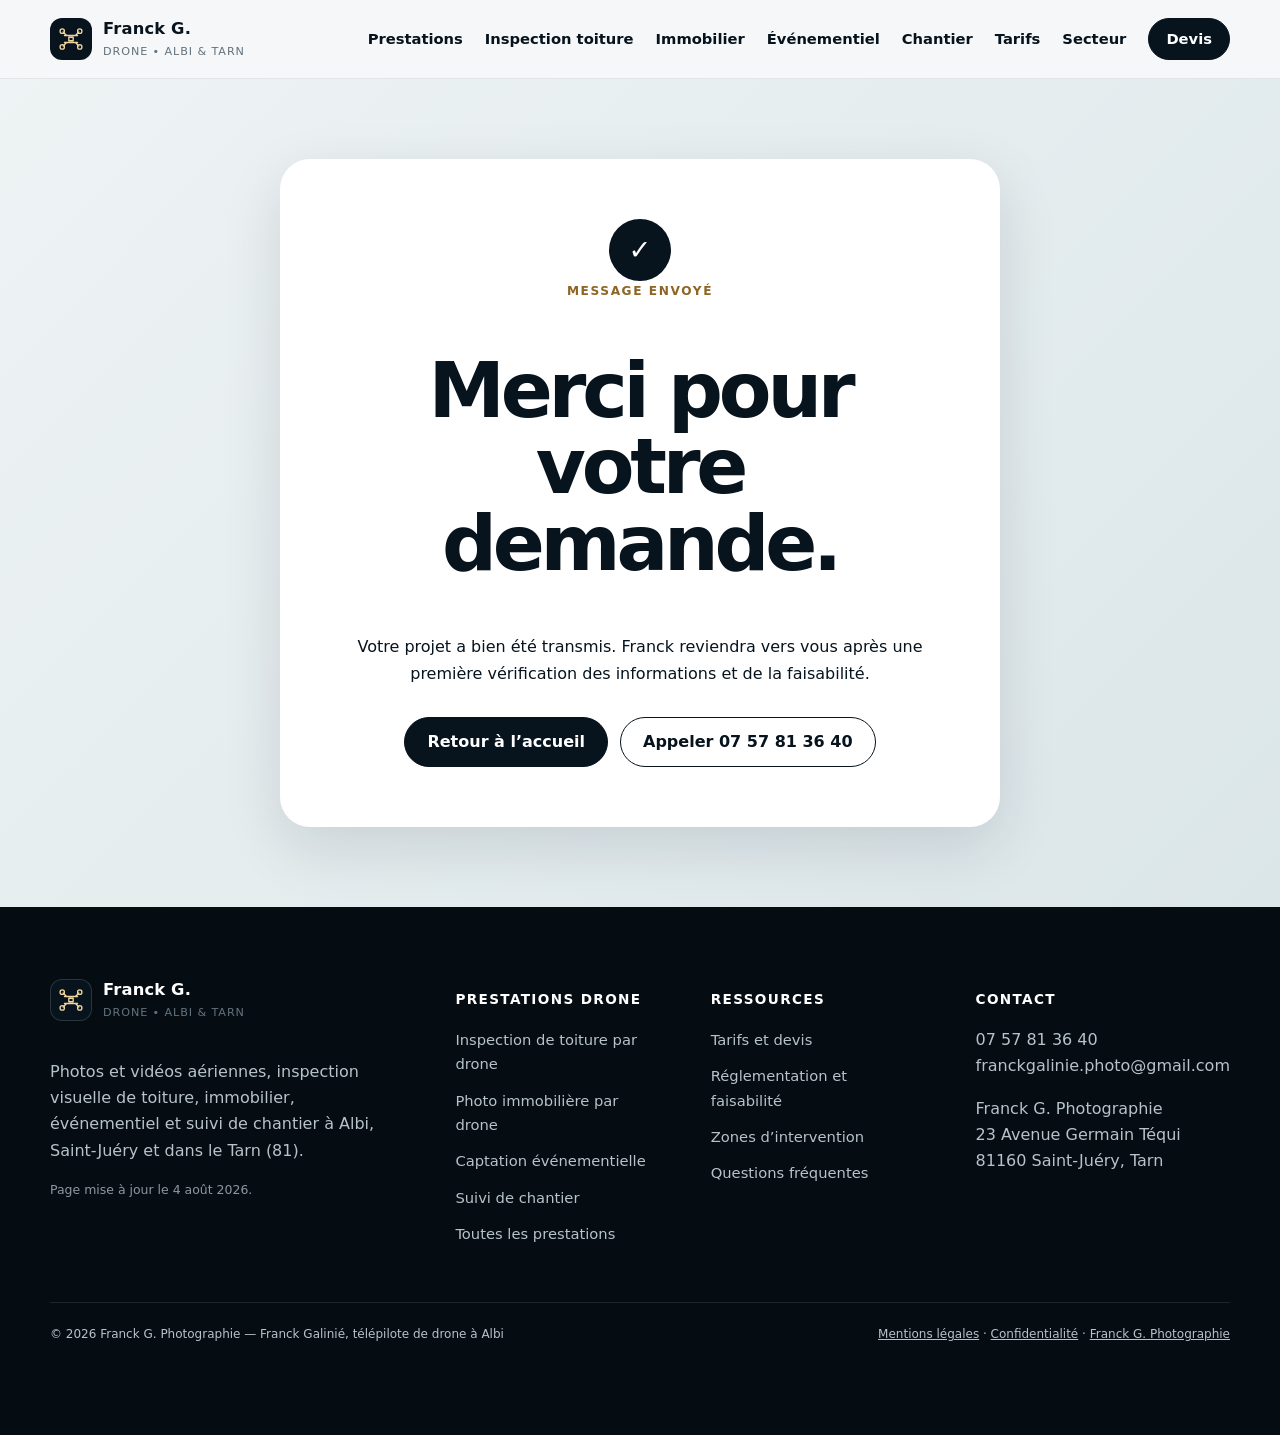
<file: merci.html>
<!doctype html>
<html lang="fr">
<head>
  <meta charset="utf-8">
  <meta name="viewport" content="width=device-width, initial-scale=1">
  <link rel="preconnect" href="https://static.wixstatic.com" crossorigin>
  <link rel="dns-prefetch" href="//static.wixstatic.com">
  <title>Merci pour votre demande | Franck G. Drone</title>
  <meta name="description" content="Votre demande de prestation drone a bien été transmise à Franck G. Photographie, télépilote à Albi et dans le Tarn. Réponse après étude de faisabilité.">
  <meta name="robots" content="noindex,follow">
  <meta name="author" content="Franck G. Photographie">
  <meta name="theme-color" content="#07131d">
  <link rel="canonical" href="https://dronetarn.fr/merci.html">
  <link rel="icon" href="assets/favicon.svg" type="image/svg+xml">
  <link rel="manifest" href="manifest.webmanifest">
  <meta property="og:type" content="website">
  <meta property="og:locale" content="fr_FR">
  <meta property="og:site_name" content="Franck G. Drone — Albi & Tarn">
  <meta property="og:title" content="Merci pour votre demande | Franck G. Drone">
  <meta property="og:description" content="Votre demande de prestation drone a bien été transmise à Franck G. Photographie, télépilote à Albi et dans le Tarn. Réponse après étude de faisabilité.">
  <meta property="og:url" content="https://dronetarn.fr/merci.html">
  <meta property="og:image" content="https://dronetarn.fr/assets/og-image.png">
  <meta property="og:image:width" content="1200">
  <meta property="og:image:height" content="630">
  <meta property="og:image:alt" content="Télépilote drone à Albi et dans le Tarn — Franck G.">
  <meta name="twitter:card" content="summary_large_image">
  <meta name="twitter:title" content="Merci pour votre demande | Franck G. Drone">
  <meta name="twitter:description" content="Votre demande de prestation drone a bien été transmise à Franck G. Photographie, télépilote à Albi et dans le Tarn. Réponse après étude de faisabilité.">
  <meta name="twitter:image" content="https://dronetarn.fr/assets/og-image.png">
  <link rel="stylesheet" href="assets/styles.css">
  <script type="application/ld+json">{
  "@context": "https://schema.org",
  "@graph": [
    {
      "@type": [
        "LocalBusiness",
        "ProfessionalService"
      ],
      "@id": "https://dronetarn.fr/#business",
      "name": "Franck G. Photographie — Prestations drone",
      "alternateName": "Franck G. Drone Albi Tarn",
      "url": "https://dronetarn.fr/",
      "telephone": "+33757813640",
      "email": "franckgalinie.photo@gmail.com",
      "priceRange": "€€",
      "image": "https://dronetarn.fr/assets/og-image.png",
      "description": "Télépilote de drone professionnel à Albi et dans le Tarn : inspection visuelle de toiture, immobilier, événementiel, suivi de chantier, patrimoine et communication.",
      "address": {
        "@type": "PostalAddress",
        "streetAddress": "23 Avenue Germain Téqui",
        "postalCode": "81160",
        "addressLocality": "Saint-Juéry",
        "addressRegion": "Occitanie",
        "addressCountry": "FR"
      },
      "areaServed": [
        {
          "@type": "City",
          "name": "Albi"
        },
        {
          "@type": "City",
          "name": "Saint-Juéry"
        },
        {
          "@type": "AdministrativeArea",
          "name": "Tarn"
        }
      ],
      "sameAs": [
        "https://www.franckgphotographie.fr/dronetarn",
        "https://www.instagram.com/franck_photographie81/"
      ],
      "knowsAbout": [
        "Prise de vue aérienne",
        "Inspection visuelle de toiture",
        "Photographie immobilière par drone",
        "Vidéo événementielle par drone",
        "Suivi de chantier par drone"
      ]
    },
    {
      "@type": "WebSite",
      "@id": "https://dronetarn.fr/#website",
      "url": "https://dronetarn.fr/",
      "name": "Franck G. Drone — Albi & Tarn",
      "inLanguage": "fr-FR",
      "publisher": {
        "@id": "https://dronetarn.fr/#business"
      }
    },
    {
      "@type": "WebPage",
      "@id": "https://dronetarn.fr/merci.html#webpage",
      "url": "https://dronetarn.fr/merci.html",
      "name": "Confirmation d’envoi de demande de devis drone",
      "description": "Confirmation d’envoi de demande de devis drone",
      "inLanguage": "fr-FR",
      "isPartOf": {
        "@id": "https://dronetarn.fr/#website"
      },
      "about": {
        "@id": "https://dronetarn.fr/#business"
      }
    }
  ]
}</script>
</head>
<body><header class="site-header">
<nav class="site-nav" aria-label="Navigation principale">
  <a class="brand" href="index.html" aria-label="Franck G. Drone — Accueil">
    <span class="brand-mark" aria-hidden="true">
      <svg viewBox="0 0 64 64" role="img"><path d="M17 24h30M22 24l-8-8M42 24l8-8M17 40h30M22 40l-8 8M42 40l8 8M27 28h10v8H27z"/><circle cx="12" cy="14" r="5"/><circle cx="52" cy="14" r="5"/><circle cx="12" cy="50" r="5"/><circle cx="52" cy="50" r="5"/></svg>
    </span>
    <span><strong>Franck G.</strong><small>Drone • Albi & Tarn</small></span>
  </a>
  <button class="nav-toggle" type="button" aria-expanded="false" aria-controls="nav-links"><span></span><span></span><span></span><span class="sr-only">Ouvrir le menu</span></button>
  <div class="nav-links" id="nav-links">
    <a href="index.html#prestations">Prestations</a>
    <a href="inspection-toiture-drone-albi.html">Inspection toiture</a>
    <a href="drone-immobilier-albi.html">Immobilier</a>
    <a href="drone-evenementiel-tarn.html">Événementiel</a>
    <a href="suivi-chantier-surveillance-drone-tarn.html">Chantier</a>
    <a href="tarifs-devis-drone-albi.html">Tarifs</a>
    <a href="zones-intervention.html">Secteur</a>
    <a class="btn btn-small" href="index.html#contact">Devis</a>
  </div>
</nav></header><main class="success-page"><div class="success-card"><span class="success-icon">✓</span><p class="eyebrow">Message envoyé</p><h1>Merci pour votre demande.</h1><p>Votre projet a bien été transmis. Franck reviendra vers vous après une première vérification des informations et de la faisabilité.</p><div class="hero-actions"><a class="btn" href="index.html">Retour à l’accueil</a><a class="btn btn-ghost" href="tel:+33757813640">Appeler 07 57 81 36 40</a></div></div></main>
<footer class="site-footer">
  <div class="container footer-grid">
    <div>
      <a class="brand footer-brand" href="index.html"><span class="brand-mark" aria-hidden="true"><svg viewBox="0 0 64 64"><path d="M17 24h30M22 24l-8-8M42 24l8-8M17 40h30M22 40l-8 8M42 40l8 8M27 28h10v8H27z"/><circle cx="12" cy="14" r="5"/><circle cx="52" cy="14" r="5"/><circle cx="12" cy="50" r="5"/><circle cx="52" cy="50" r="5"/></svg></span><span><strong>Franck G.</strong><small>Drone • Albi &amp; Tarn</small></span></a>
      <p>Photos et vidéos aériennes, inspection visuelle de toiture, immobilier, événementiel et suivi de chantier à Albi, Saint-Juéry et dans le Tarn (81).</p>
      <p class="updated-note">Page mise à jour le <time datetime="2026-08-04">4 août 2026</time>.</p>
    </div>
    <div>
      <h2>Prestations drone</h2>
      <ul class="footer-nav">
        <li><a href="inspection-toiture-drone-albi.html">Inspection de toiture par drone</a></li>
        <li><a href="drone-immobilier-albi.html">Photo immobilière par drone</a></li>
        <li><a href="drone-evenementiel-tarn.html">Captation événementielle</a></li>
        <li><a href="suivi-chantier-surveillance-drone-tarn.html">Suivi de chantier</a></li>
        <li><a href="index.html#prestations">Toutes les prestations</a></li>
      </ul>
    </div>
    <div>
      <h2>Ressources</h2>
      <ul class="footer-nav">
        <li><a href="tarifs-devis-drone-albi.html">Tarifs et devis</a></li>
        <li><a href="reglementation-drone-albi-tarn.html">Réglementation et faisabilité</a></li>
        <li><a href="zones-intervention.html">Zones d’intervention</a></li>
        <li><a href="index.html#faq">Questions fréquentes</a></li>
      </ul>
    </div>
    <div>
      <h2>Contact</h2>
      <p><a href="tel:+33757813640">07 57 81 36 40</a><br><a href="mailto:franckgalinie.photo@gmail.com">franckgalinie.photo@gmail.com</a></p>
      <p>Franck G. Photographie<br>23 Avenue Germain Téqui<br>81160 Saint-Juéry, Tarn</p>
    </div>
  </div>
  <div class="container footer-bottom">
    <span>© 2026 Franck G. Photographie — Franck Galinié, télépilote de drone à Albi</span>
    <span><a href="mentions-legales.html">Mentions légales</a> · <a href="politique-confidentialite.html">Confidentialité</a> · <a href="https://www.franckgphotographie.fr" rel="noopener">Franck G. Photographie</a></span>
  </div>
</footer>
<a class="mobile-call" href="tel:+33757813640" aria-label="Appeler Franck G. Drone">Appeler maintenant</a>
<script src="assets/script.js" defer></script></body></html>
</file>
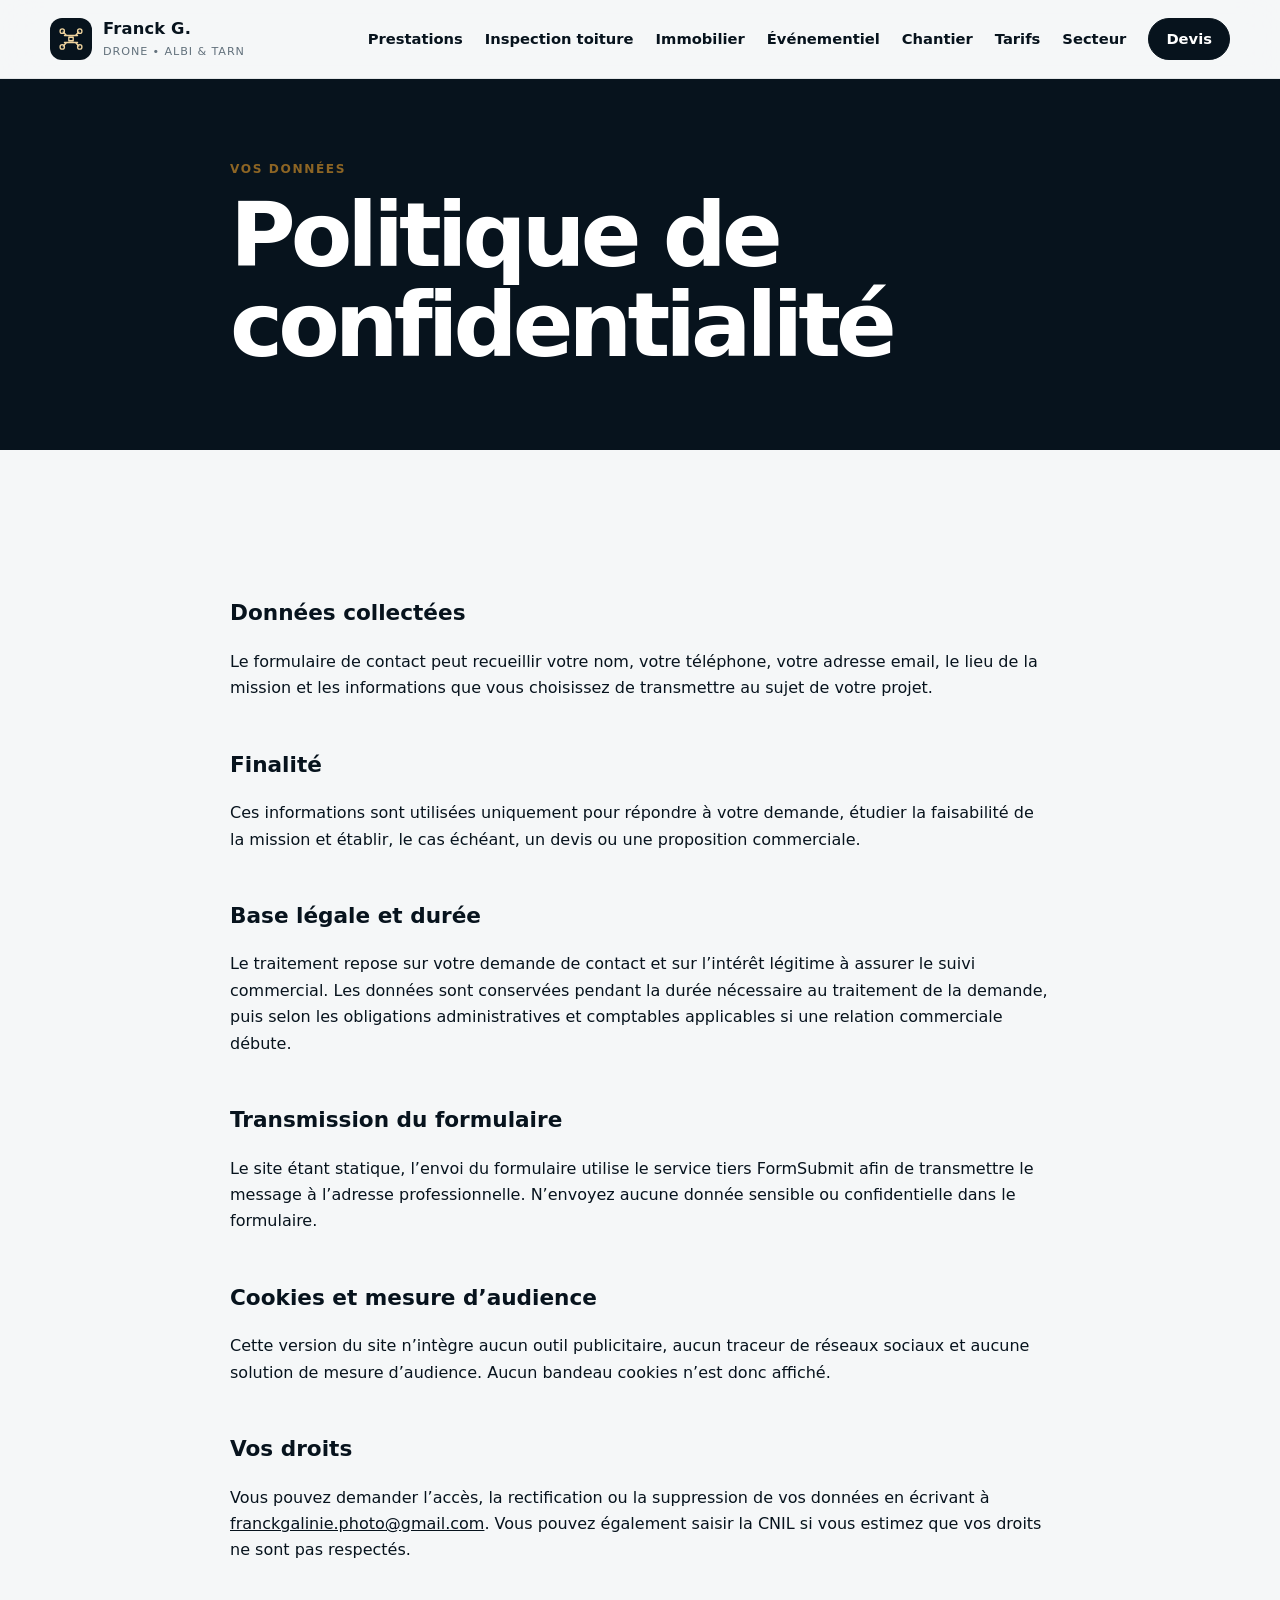
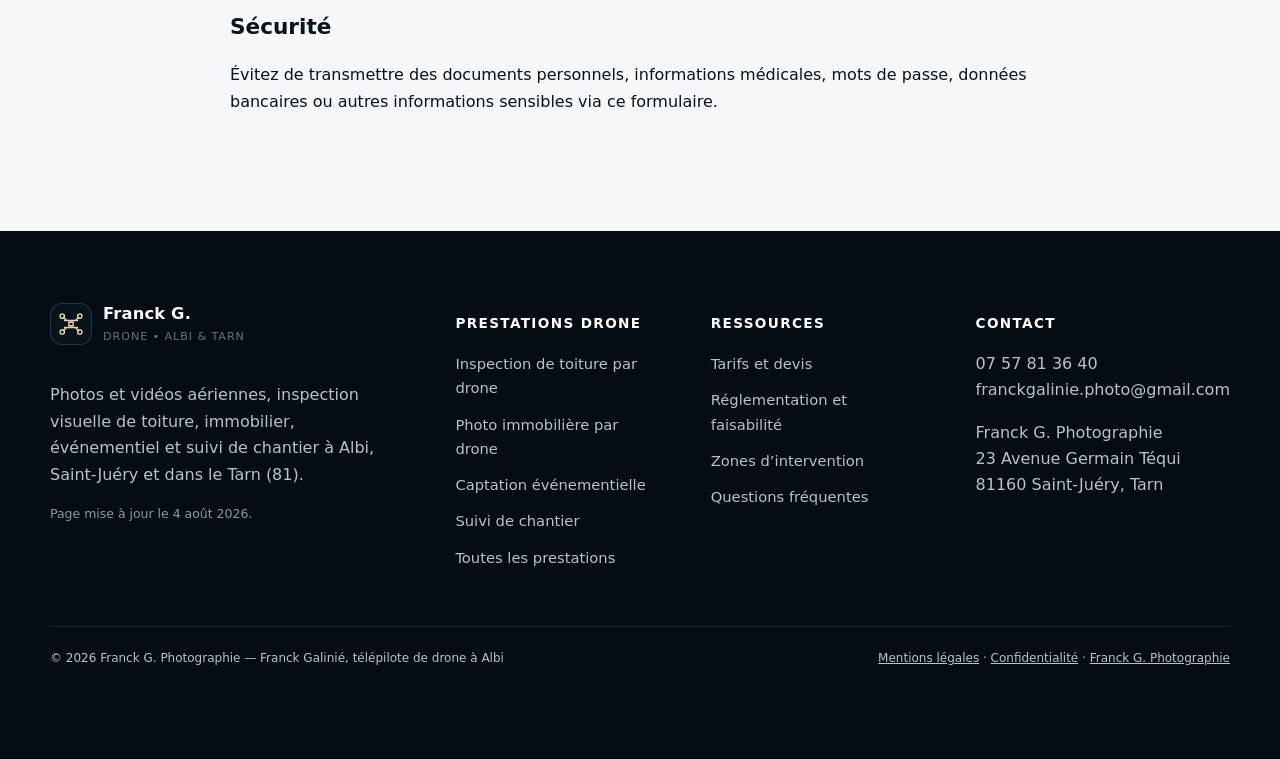
<file: politique-confidentialite.html>
<!doctype html>
<html lang="fr">
<head>
  <meta charset="utf-8">
  <meta name="viewport" content="width=device-width, initial-scale=1">
  <link rel="preconnect" href="https://static.wixstatic.com" crossorigin>
  <link rel="dns-prefetch" href="//static.wixstatic.com">
  <title>Confidentialité | Franck G. Drone</title>
  <meta name="description" content="Politique de confidentialité du site drone de Franck G. Photographie : données collectées via le formulaire de devis, finalité, durée de conservation et vos droits.">
  <meta name="robots" content="index,follow,max-image-preview:large,max-snippet:-1,max-video-preview:-1">
  <meta name="author" content="Franck G. Photographie">
  <meta name="theme-color" content="#07131d">
  <link rel="canonical" href="https://dronetarn.fr/politique-confidentialite.html">
  <link rel="alternate" hreflang="fr-FR" href="https://dronetarn.fr/politique-confidentialite.html">
  <link rel="alternate" hreflang="x-default" href="https://dronetarn.fr/politique-confidentialite.html">
  <meta name="geo.region" content="FR-81">
  <meta name="geo.placename" content="Albi, Saint-Juéry, Tarn, Occitanie">
  <meta name="geo.position" content="43.94851456213975;2.210739448460117">
  <meta name="ICBM" content="43.94851456213975, 2.210739448460117">
  <meta name="format-detection" content="telephone=yes">
  <meta name="rating" content="general">
  <meta name="revisit-after" content="7 days">
  <meta property="og:image:type" content="image/png">
  <meta property="article:modified_time" content="2026-08-04">
  <link rel="icon" href="assets/favicon.svg" type="image/svg+xml">
  <link rel="manifest" href="manifest.webmanifest">
  <meta property="og:type" content="website">
  <meta property="og:locale" content="fr_FR">
  <meta property="og:site_name" content="Franck G. Drone — Albi & Tarn">
  <meta property="og:title" content="Confidentialité | Franck G. Drone">
  <meta property="og:description" content="Politique de confidentialité du site drone de Franck G. Photographie : données collectées via le formulaire de devis, finalité, durée de conservation et vos droits.">
  <meta property="og:url" content="https://dronetarn.fr/politique-confidentialite.html">
  <meta property="og:image" content="https://dronetarn.fr/assets/og-image.png">
  <meta property="og:image:width" content="1200">
  <meta property="og:image:height" content="630">
  <meta property="og:image:alt" content="Télépilote drone à Albi et dans le Tarn — Franck G.">
  <meta name="twitter:card" content="summary_large_image">
  <meta name="twitter:title" content="Confidentialité | Franck G. Drone">
  <meta name="twitter:description" content="Politique de confidentialité du site drone de Franck G. Photographie : données collectées via le formulaire de devis, finalité, durée de conservation et vos droits.">
  <meta name="twitter:image" content="https://dronetarn.fr/assets/og-image.png">
  <link rel="stylesheet" href="assets/styles.css">
  <script type="application/ld+json">{
  "@context": "https://schema.org",
  "@graph": [
    {
      "@type": [
        "LocalBusiness",
        "ProfessionalService",
        "PhotographBusiness"
      ],
      "@id": "https://dronetarn.fr/#business",
      "name": "Franck G. Photographie — Prestations drone",
      "legalName": "Franck Galinié — Franck G. Photographie",
      "alternateName": [
        "Franck G. Drone Albi Tarn",
        "Télépilote drone Albi",
        "Photographe drone Albi",
        "Franck G. Drone"
      ],
      "url": "https://dronetarn.fr/",
      "mainEntityOfPage": {
        "@id": "https://dronetarn.fr/#webpage"
      },
      "logo": {
        "@type": "ImageObject",
        "@id": "https://dronetarn.fr/#logo",
        "url": "https://dronetarn.fr/assets/favicon.svg",
        "contentUrl": "https://dronetarn.fr/assets/favicon.svg",
        "caption": "Franck G. Drone — Albi & Tarn"
      },
      "image": [
        "https://dronetarn.fr/assets/og-image.png",
        "https://static.wixstatic.com/media/778cd0_7bb19a5117dd442d9610a43f3379fa1d~mv2.jpg/v1/fill/w_1200,h_900,al_c,q_85,enc_auto/778cd0_7bb19a5117dd442d9610a43f3379fa1d~mv2.jpg",
        "https://static.wixstatic.com/media/778cd0_fd57e9e9a5d241f4ba4f88d41efa723c~mv2.jpg/v1/fill/w_1200,h_900,al_c,q_85,enc_auto/778cd0_fd57e9e9a5d241f4ba4f88d41efa723c~mv2.jpg"
      ],
      "photo": "https://dronetarn.fr/assets/og-image.png",
      "telephone": "+33757813640",
      "email": "franckgalinie.photo@gmail.com",
      "priceRange": "€€",
      "currenciesAccepted": "EUR",
      "slogan": "Des images aériennes utiles, précises et impactantes.",
      "description": "Télépilote de drone professionnel basé à Saint-Juéry, à côté d’Albi (Tarn, Occitanie) : inspection visuelle de toiture, photo et vidéo immobilière, événementiel, suivi de chantier, patrimoine et communication par drone.",
      "disambiguatingDescription": "Prestataire indépendant de prises de vue aériennes par drone dans l’agglomération albigeoise et le département du Tarn (81). Inspection visuelle sans thermographie, devis sur étude de faisabilité.",
      "address": {
        "@type": "PostalAddress",
        "streetAddress": "23 Avenue Germain Téqui",
        "postalCode": "81160",
        "addressLocality": "Saint-Juéry",
        "addressRegion": "Occitanie",
        "addressCountry": "FR"
      },
      "geo": {
        "@type": "GeoCoordinates",
        "latitude": 43.94851456213975,
        "longitude": 2.210739448460117,
        "address": {
          "@id": "https://dronetarn.fr/#address"
        }
      },
      "hasMap": "https://www.google.com/maps/search/?api=1&query=23+Avenue+Germain+T%C3%A9qui+81160+Saint-Ju%C3%A9ry",
      "identifier": {
        "@type": "PropertyValue",
        "name": "SIRET",
        "value": "84798872200017"
      },
      "founder": {
        "@id": "https://dronetarn.fr/#franck-galinie"
      },
      "employee": {
        "@id": "https://dronetarn.fr/#franck-galinie"
      },
      "contactPoint": [
        {
          "@type": "ContactPoint",
          "@id": "https://dronetarn.fr/#contact-devis",
          "contactType": "Demande de devis",
          "telephone": "+33757813640",
          "email": "franckgalinie.photo@gmail.com",
          "availableLanguage": [
            "fr"
          ],
          "areaServed": "FR-81",
          "url": "https://dronetarn.fr/#contact"
        }
      ],
      "areaServed": [
        {
          "@type": "City",
          "name": "Albi",
          "@id": "https://www.wikidata.org/wiki/Q184267"
        },
        {
          "@type": "City",
          "name": "Saint-Juéry"
        },
        {
          "@type": "City",
          "name": "Lescure-d’Albigeois"
        },
        {
          "@type": "City",
          "name": "Arthès"
        },
        {
          "@type": "City",
          "name": "Puygouzon"
        },
        {
          "@type": "City",
          "name": "Marssac-sur-Tarn"
        },
        {
          "@type": "City",
          "name": "Carmaux"
        },
        {
          "@type": "City",
          "name": "Gaillac"
        },
        {
          "@type": "City",
          "name": "Réalmont"
        },
        {
          "@type": "City",
          "name": "Castres"
        },
        {
          "@type": "AdministrativeArea",
          "name": "Tarn",
          "@id": "https://www.wikidata.org/wiki/Q12545"
        },
        {
          "@type": "AdministrativeArea",
          "name": "Occitanie"
        }
      ],
      "serviceArea": {
        "@type": "GeoCircle",
        "geoMidpoint": {
          "@type": "GeoCoordinates",
          "latitude": 43.94851456213975,
          "longitude": 2.210739448460117
        },
        "geoRadius": "60000",
        "description": "Rayon d’intervention habituel autour d’Albi ; au-delà sur devis."
      },
      "knowsLanguage": {
        "@type": "Language",
        "name": "Français",
        "alternateName": "fr"
      },
      "knowsAbout": [
        "Prise de vue aérienne par drone",
        "Inspection visuelle de toiture par drone",
        "Photographie immobilière aérienne",
        "Vidéo événementielle par drone",
        "Suivi de chantier par drone",
        "Photogrammétrie visuelle",
        "Photographie de patrimoine",
        "Réglementation drone catégorie ouverte",
        "Cadrage et post-traitement photo",
        "Communication visuelle des collectivités"
      ],
      "sameAs": [
        "https://www.franckgphotographie.fr/dronetarn",
        "https://www.franckgphotographie.fr",
        "https://www.instagram.com/franck_photographie81/"
      ],
      "hasOfferCatalog": {
        "@type": "OfferCatalog",
        "@id": "https://dronetarn.fr/#catalogue",
        "name": "Prestations drone à Albi et dans le Tarn",
        "itemListElement": [
          {
            "@type": "Offer",
            "position": 1,
            "itemOffered": {
              "@id": "https://dronetarn.fr/inspection-toiture-drone-albi.html#service"
            },
            "priceCurrency": "EUR",
            "availability": "https://schema.org/InStock",
            "url": "https://dronetarn.fr/inspection-toiture-drone-albi.html",
            "areaServed": {
              "@type": "AdministrativeArea",
              "name": "Tarn"
            }
          },
          {
            "@type": "Offer",
            "position": 2,
            "itemOffered": {
              "@id": "https://dronetarn.fr/drone-immobilier-albi.html#service"
            },
            "priceCurrency": "EUR",
            "availability": "https://schema.org/InStock",
            "url": "https://dronetarn.fr/drone-immobilier-albi.html",
            "areaServed": {
              "@type": "AdministrativeArea",
              "name": "Tarn"
            }
          },
          {
            "@type": "Offer",
            "position": 3,
            "itemOffered": {
              "@id": "https://dronetarn.fr/drone-evenementiel-tarn.html#service"
            },
            "priceCurrency": "EUR",
            "availability": "https://schema.org/InStock",
            "url": "https://dronetarn.fr/drone-evenementiel-tarn.html",
            "areaServed": {
              "@type": "AdministrativeArea",
              "name": "Tarn"
            }
          },
          {
            "@type": "Offer",
            "position": 4,
            "itemOffered": {
              "@id": "https://dronetarn.fr/suivi-chantier-surveillance-drone-tarn.html#service"
            },
            "priceCurrency": "EUR",
            "availability": "https://schema.org/InStock",
            "url": "https://dronetarn.fr/suivi-chantier-surveillance-drone-tarn.html",
            "areaServed": {
              "@type": "AdministrativeArea",
              "name": "Tarn"
            }
          },
          {
            "@type": "Offer",
            "position": 5,
            "itemOffered": {
              "@type": "Service",
              "@id": "https://dronetarn.fr/#service-patrimoine",
              "name": "Photo et vidéo aérienne de tourisme et de patrimoine",
              "serviceType": "Prise de vue aérienne de patrimoine",
              "provider": {
                "@id": "https://dronetarn.fr/#business"
              }
            },
            "priceCurrency": "EUR",
            "url": "https://dronetarn.fr/#prestations"
          },
          {
            "@type": "Offer",
            "position": 6,
            "itemOffered": {
              "@type": "Service",
              "@id": "https://dronetarn.fr/#service-communication",
              "name": "Contenus aériens pour la communication professionnelle",
              "serviceType": "Production de visuels par drone",
              "provider": {
                "@id": "https://dronetarn.fr/#business"
              }
            },
            "priceCurrency": "EUR",
            "url": "https://dronetarn.fr/#prestations"
          }
        ]
      },
      "publishingPrinciples": "https://dronetarn.fr/mentions-legales.html",
      "isAccessibleForFree": true
    },
    {
      "@type": "Person",
      "@id": "https://dronetarn.fr/#franck-galinie",
      "name": "Franck Galinié",
      "givenName": "Franck",
      "familyName": "Galinié",
      "jobTitle": [
        "Photographe professionnel",
        "Télépilote de drone"
      ],
      "description": "Photographe professionnel depuis plus de dix ans et télépilote de drone certifié, installé à Saint-Juéry près d’Albi (Tarn).",
      "url": "https://dronetarn.fr/",
      "image": "https://dronetarn.fr/assets/og-image.png",
      "email": "franckgalinie.photo@gmail.com",
      "telephone": "+33757813640",
      "worksFor": {
        "@id": "https://dronetarn.fr/#business"
      },
      "homeLocation": {
        "@type": "Place",
        "name": "Saint-Juéry, Tarn, Occitanie, France"
      },
      "workLocation": {
        "@type": "Place",
        "name": "Albi et département du Tarn (81)"
      },
      "knowsAbout": [
        "Prise de vue aérienne",
        "Inspection visuelle de toiture par drone",
        "Photographie immobilière",
        "Vidéo événementielle",
        "Suivi de chantier par drone",
        "Réglementation des vols de drone"
      ],
      "hasCredential": [
        {
          "@type": "EducationalOccupationalCredential",
          "credentialCategory": "certification",
          "name": "Télépilote de drone — certification enregistrée RS6699",
          "identifier": "RS6699"
        },
        {
          "@type": "EducationalOccupationalCredential",
          "credentialCategory": "certificate",
          "name": "CATS — Certificat d’aptitude théorique de télépilote"
        },
        {
          "@type": "EducationalOccupationalCredential",
          "credentialCategory": "certificate",
          "name": "BAPD — Brevet d’aptitude de pilote de drone"
        }
      ],
      "memberOf": {
        "@type": "Organization",
        "name": "FPDC — Fédération Professionnelle du Drone Civil",
        "url": "https://www.federation-drone.org/"
      },
      "sameAs": [
        "https://www.instagram.com/franck_photographie81/",
        "https://www.franckgphotographie.fr"
      ]
    },
    {
      "@type": "WebSite",
      "@id": "https://dronetarn.fr/#website",
      "url": "https://dronetarn.fr/",
      "name": "Franck G. Drone — Albi & Tarn",
      "alternateName": "Télépilote drone Albi et Tarn",
      "description": "Site des prestations drone de Franck G. Photographie : inspection de toiture, immobilier, événementiel et suivi de chantier à Albi et dans le Tarn.",
      "inLanguage": "fr-FR",
      "publisher": {
        "@id": "https://dronetarn.fr/#business"
      },
      "copyrightHolder": {
        "@id": "https://dronetarn.fr/#business"
      },
      "copyrightYear": 2026,
      "about": {
        "@id": "https://dronetarn.fr/#business"
      },
      "maintainer": {
        "@id": "https://dronetarn.fr/#franck-galinie"
      }
    },
    {
      "@type": "WebPage",
      "@id": "https://dronetarn.fr/politique-confidentialite.html#webpage",
      "url": "https://dronetarn.fr/politique-confidentialite.html",
      "name": "Politique de confidentialité",
      "description": "Traitement des données personnelles collectées via le formulaire de devis.",
      "inLanguage": "fr-FR",
      "isPartOf": {
        "@id": "https://dronetarn.fr/#website"
      },
      "about": {
        "@id": "https://dronetarn.fr/#business"
      },
      "author": {
        "@id": "https://dronetarn.fr/#franck-galinie"
      },
      "publisher": {
        "@id": "https://dronetarn.fr/#business"
      },
      "datePublished": "2026-07-24",
      "dateModified": "2026-08-04",
      "primaryImageOfPage": {
        "@type": "ImageObject",
        "url": "https://dronetarn.fr/assets/og-image.png"
      },
      "keywords": "mentions légales drone Albi, Franck G. Photographie",
      "speakable": {
        "@type": "SpeakableSpecification",
        "cssSelector": [
          ".answer-box",
          "h1",
          ".lead"
        ]
      },
      "potentialAction": {
        "@type": "CommunicateAction",
        "name": "Demander un devis drone",
        "target": "https://dronetarn.fr/#contact"
      },
      "breadcrumb": {
        "@id": "https://dronetarn.fr/politique-confidentialite.html#breadcrumb"
      }
    },
    {
      "@type": "BreadcrumbList",
      "@id": "https://dronetarn.fr/politique-confidentialite.html#breadcrumb",
      "itemListElement": [
        {
          "@type": "ListItem",
          "position": 1,
          "name": "Accueil",
          "item": "https://dronetarn.fr/"
        },
        {
          "@type": "ListItem",
          "position": 2,
          "name": "Politique de confidentialité",
          "item": "https://dronetarn.fr/politique-confidentialite.html"
        }
      ]
    }
  ]
}</script>
</head>
<body><a class="skip-link" href="#contenu">Aller au contenu</a><header class="site-header">
<nav class="site-nav" aria-label="Navigation principale">
  <a class="brand" href="index.html" aria-label="Franck G. Drone — Accueil">
    <span class="brand-mark" aria-hidden="true">
      <svg viewBox="0 0 64 64" role="img"><path d="M17 24h30M22 24l-8-8M42 24l8-8M17 40h30M22 40l-8 8M42 40l8 8M27 28h10v8H27z"/><circle cx="12" cy="14" r="5"/><circle cx="52" cy="14" r="5"/><circle cx="12" cy="50" r="5"/><circle cx="52" cy="50" r="5"/></svg>
    </span>
    <span><strong>Franck G.</strong><small>Drone • Albi & Tarn</small></span>
  </a>
  <button class="nav-toggle" type="button" aria-expanded="false" aria-controls="nav-links"><span></span><span></span><span></span><span class="sr-only">Ouvrir le menu</span></button>
  <div class="nav-links" id="nav-links">
    <a href="index.html#prestations">Prestations</a>
    <a href="inspection-toiture-drone-albi.html">Inspection toiture</a>
    <a href="drone-immobilier-albi.html">Immobilier</a>
    <a href="drone-evenementiel-tarn.html">Événementiel</a>
    <a href="suivi-chantier-surveillance-drone-tarn.html">Chantier</a>
    <a href="tarifs-devis-drone-albi.html">Tarifs</a>
    <a href="zones-intervention.html">Secteur</a>
    <a class="btn btn-small" href="index.html#contact">Devis</a>
  </div>
</nav></header><main id="contenu"><section class="legal-hero"><div class="container narrow"><p class="eyebrow">Vos données</p><h1>Politique de confidentialité</h1></div></section><section class="section"><div class="container narrow legal-content">
<h2>Données collectées</h2><p>Le formulaire de contact peut recueillir votre nom, votre téléphone, votre adresse email, le lieu de la mission et les informations que vous choisissez de transmettre au sujet de votre projet.</p>
<h2>Finalité</h2><p>Ces informations sont utilisées uniquement pour répondre à votre demande, étudier la faisabilité de la mission et établir, le cas échéant, un devis ou une proposition commerciale.</p>
<h2>Base légale et durée</h2><p>Le traitement repose sur votre demande de contact et sur l’intérêt légitime à assurer le suivi commercial. Les données sont conservées pendant la durée nécessaire au traitement de la demande, puis selon les obligations administratives et comptables applicables si une relation commerciale débute.</p>
<h2>Transmission du formulaire</h2><p>Le site étant statique, l’envoi du formulaire utilise le service tiers FormSubmit afin de transmettre le message à l’adresse professionnelle. N’envoyez aucune donnée sensible ou confidentielle dans le formulaire.</p>
<h2>Cookies et mesure d’audience</h2><p>Cette version du site n’intègre aucun outil publicitaire, aucun traceur de réseaux sociaux et aucune solution de mesure d’audience. Aucun bandeau cookies n’est donc affiché.</p>
<h2>Vos droits</h2><p>Vous pouvez demander l’accès, la rectification ou la suppression de vos données en écrivant à <a href="mailto:franckgalinie.photo@gmail.com">franckgalinie.photo@gmail.com</a>. Vous pouvez également saisir la CNIL si vous estimez que vos droits ne sont pas respectés.</p>
<h2>Sécurité</h2><p>Évitez de transmettre des documents personnels, informations médicales, mots de passe, données bancaires ou autres informations sensibles via ce formulaire.</p>
</div></section></main>
<footer class="site-footer">
  <div class="container footer-grid">
    <div>
      <a class="brand footer-brand" href="index.html"><span class="brand-mark" aria-hidden="true"><svg viewBox="0 0 64 64"><path d="M17 24h30M22 24l-8-8M42 24l8-8M17 40h30M22 40l-8 8M42 40l8 8M27 28h10v8H27z"/><circle cx="12" cy="14" r="5"/><circle cx="52" cy="14" r="5"/><circle cx="12" cy="50" r="5"/><circle cx="52" cy="50" r="5"/></svg></span><span><strong>Franck G.</strong><small>Drone • Albi &amp; Tarn</small></span></a>
      <p>Photos et vidéos aériennes, inspection visuelle de toiture, immobilier, événementiel et suivi de chantier à Albi, Saint-Juéry et dans le Tarn (81).</p>
      <p class="updated-note">Page mise à jour le <time datetime="2026-08-04">4 août 2026</time>.</p>
    </div>
    <div>
      <h2>Prestations drone</h2>
      <ul class="footer-nav">
        <li><a href="inspection-toiture-drone-albi.html">Inspection de toiture par drone</a></li>
        <li><a href="drone-immobilier-albi.html">Photo immobilière par drone</a></li>
        <li><a href="drone-evenementiel-tarn.html">Captation événementielle</a></li>
        <li><a href="suivi-chantier-surveillance-drone-tarn.html">Suivi de chantier</a></li>
        <li><a href="index.html#prestations">Toutes les prestations</a></li>
      </ul>
    </div>
    <div>
      <h2>Ressources</h2>
      <ul class="footer-nav">
        <li><a href="tarifs-devis-drone-albi.html">Tarifs et devis</a></li>
        <li><a href="reglementation-drone-albi-tarn.html">Réglementation et faisabilité</a></li>
        <li><a href="zones-intervention.html">Zones d’intervention</a></li>
        <li><a href="index.html#faq">Questions fréquentes</a></li>
      </ul>
    </div>
    <div>
      <h2>Contact</h2>
      <p><a href="tel:+33757813640">07 57 81 36 40</a><br><a href="mailto:franckgalinie.photo@gmail.com">franckgalinie.photo@gmail.com</a></p>
      <p>Franck G. Photographie<br>23 Avenue Germain Téqui<br>81160 Saint-Juéry, Tarn</p>
    </div>
  </div>
  <div class="container footer-bottom">
    <span>© 2026 Franck G. Photographie — Franck Galinié, télépilote de drone à Albi</span>
    <span><a href="mentions-legales.html">Mentions légales</a> · <a href="politique-confidentialite.html">Confidentialité</a> · <a href="https://www.franckgphotographie.fr" rel="noopener">Franck G. Photographie</a></span>
  </div>
</footer>
<a class="mobile-call" href="tel:+33757813640" aria-label="Appeler Franck G. Drone">Appeler maintenant</a>
<script src="assets/script.js" defer></script></body></html>
</file>
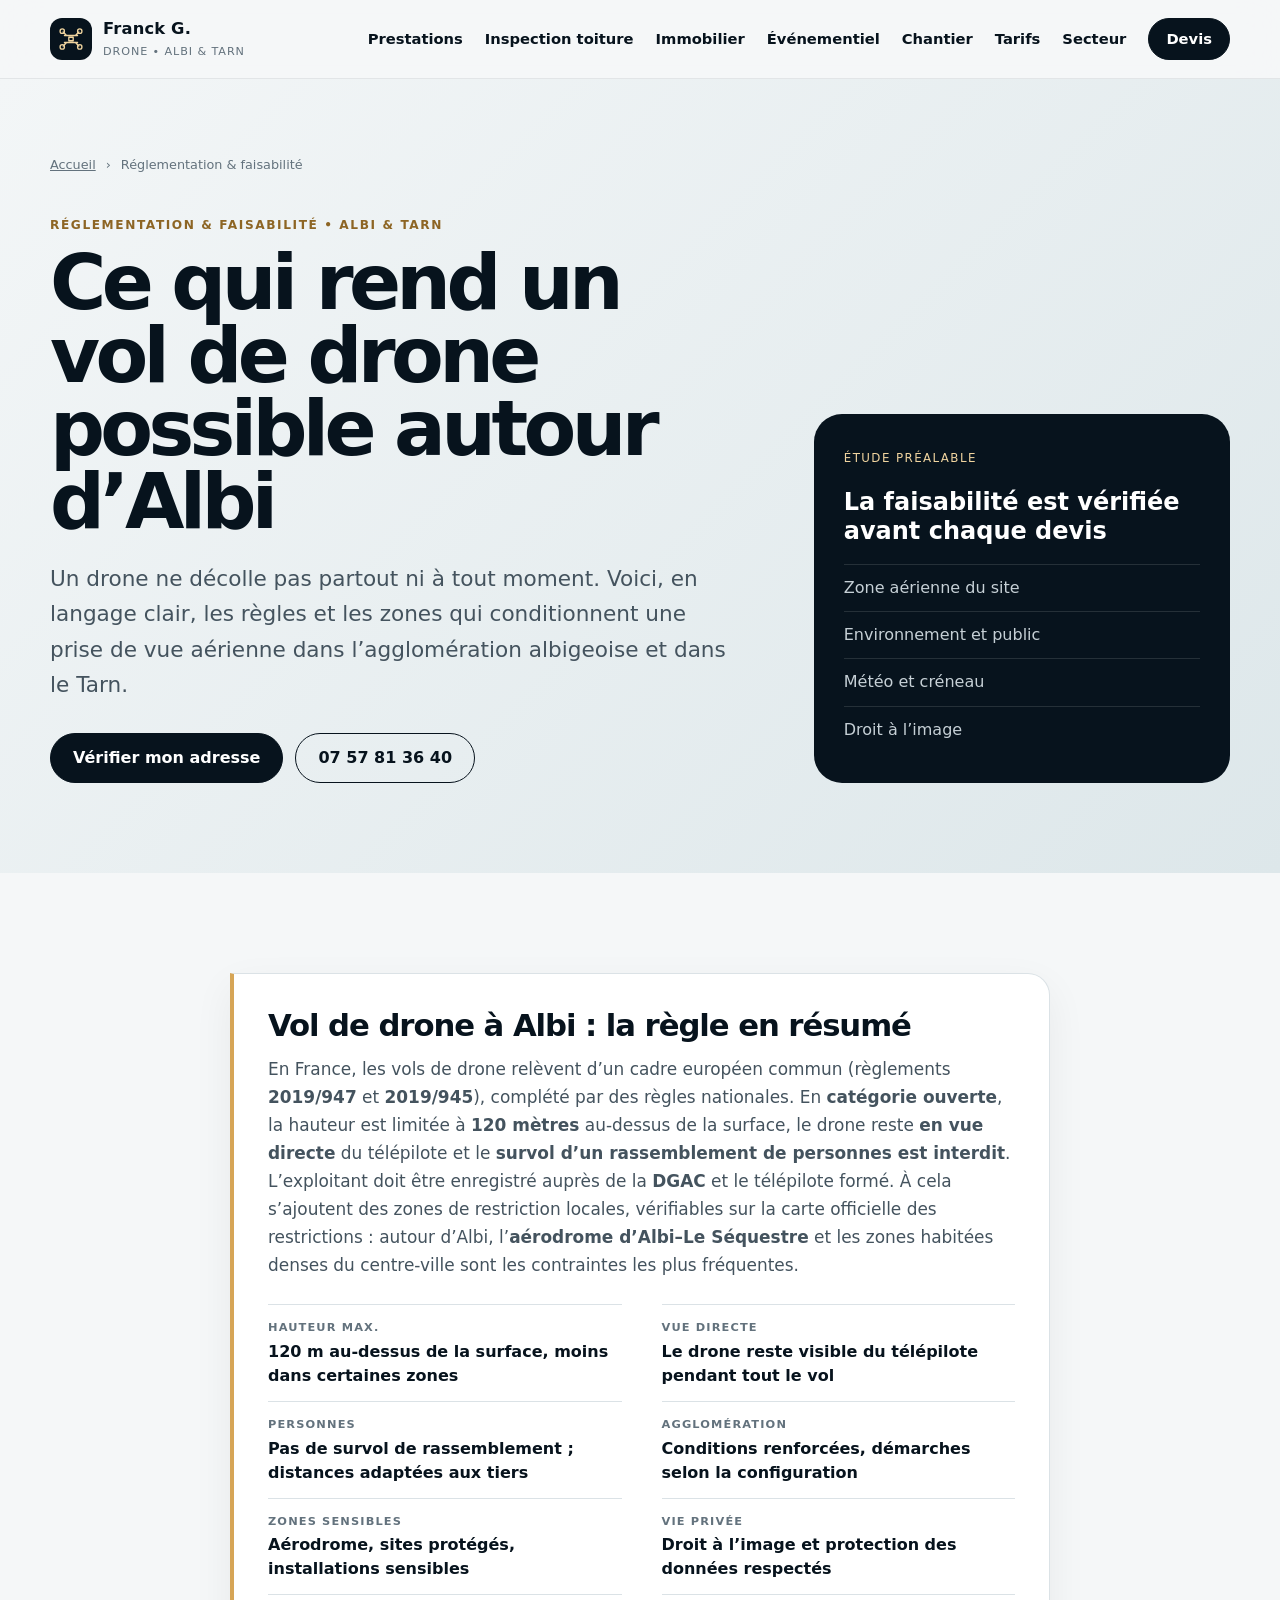
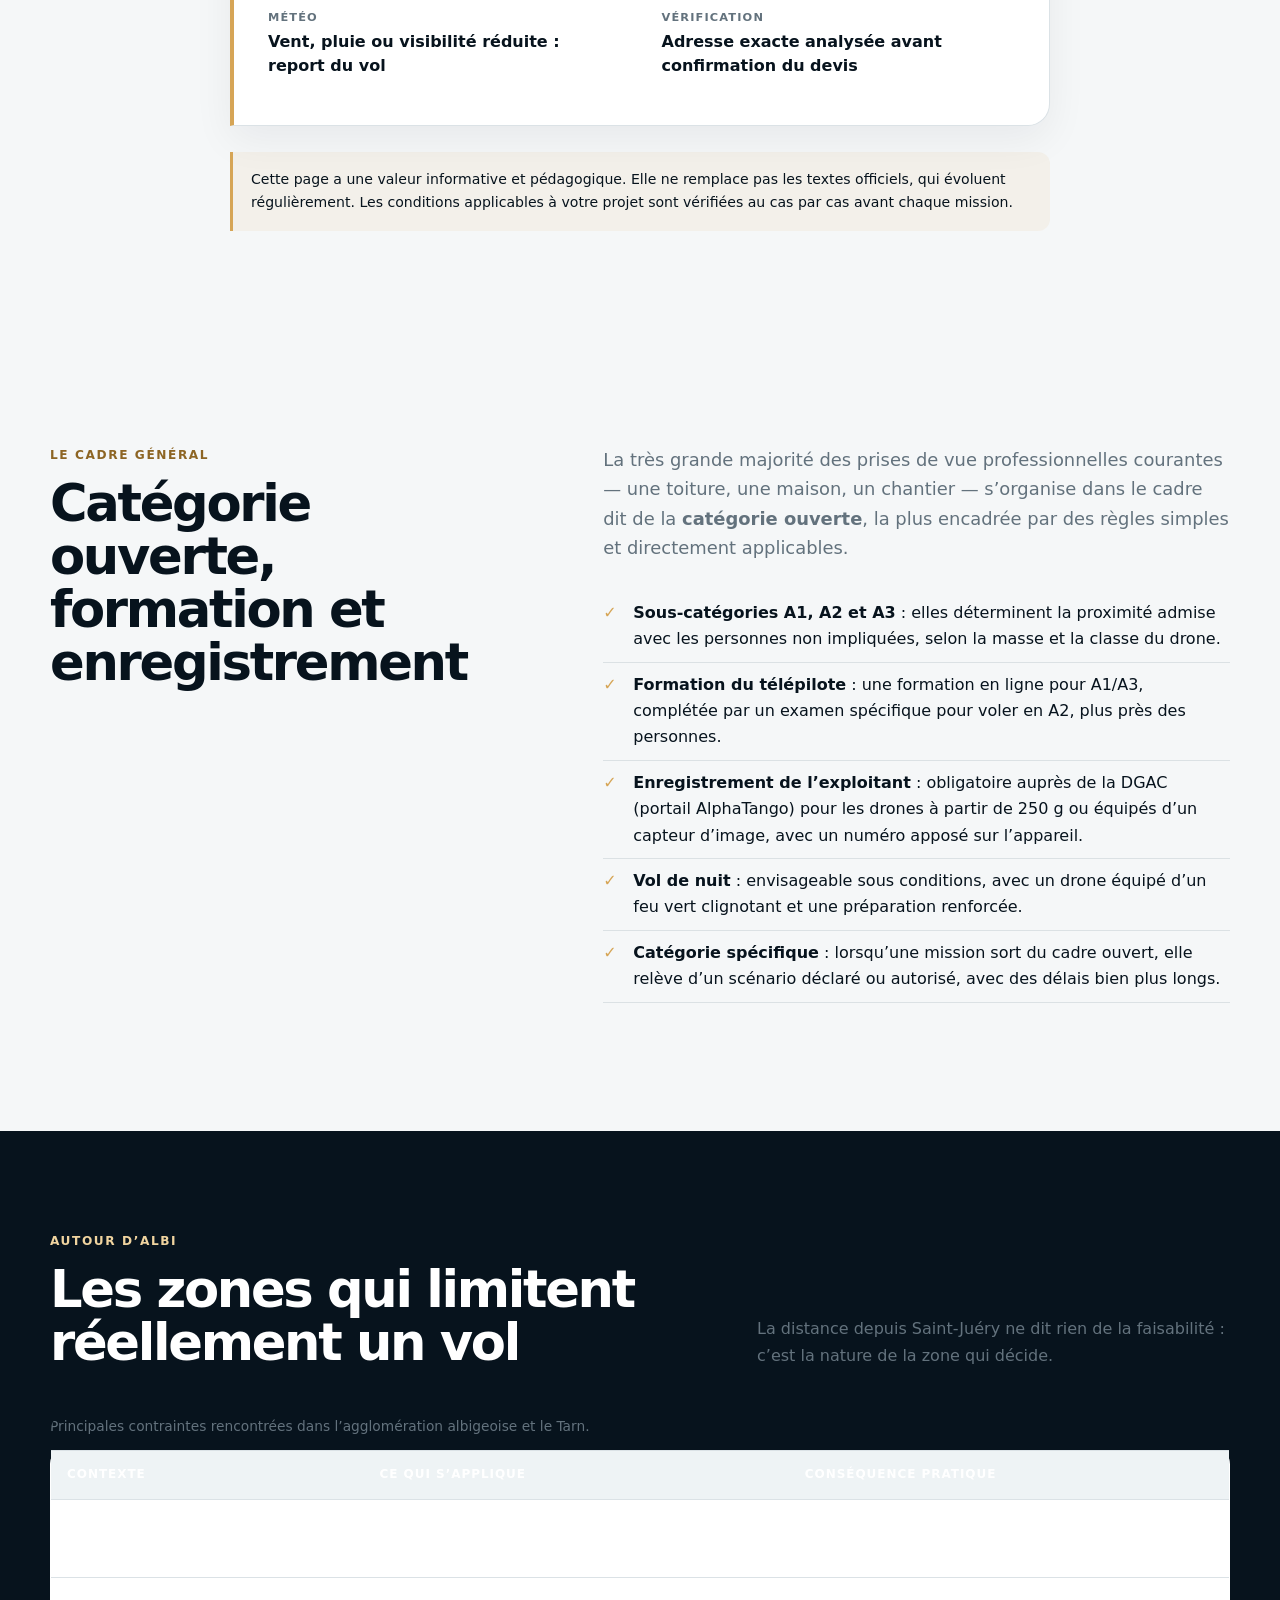
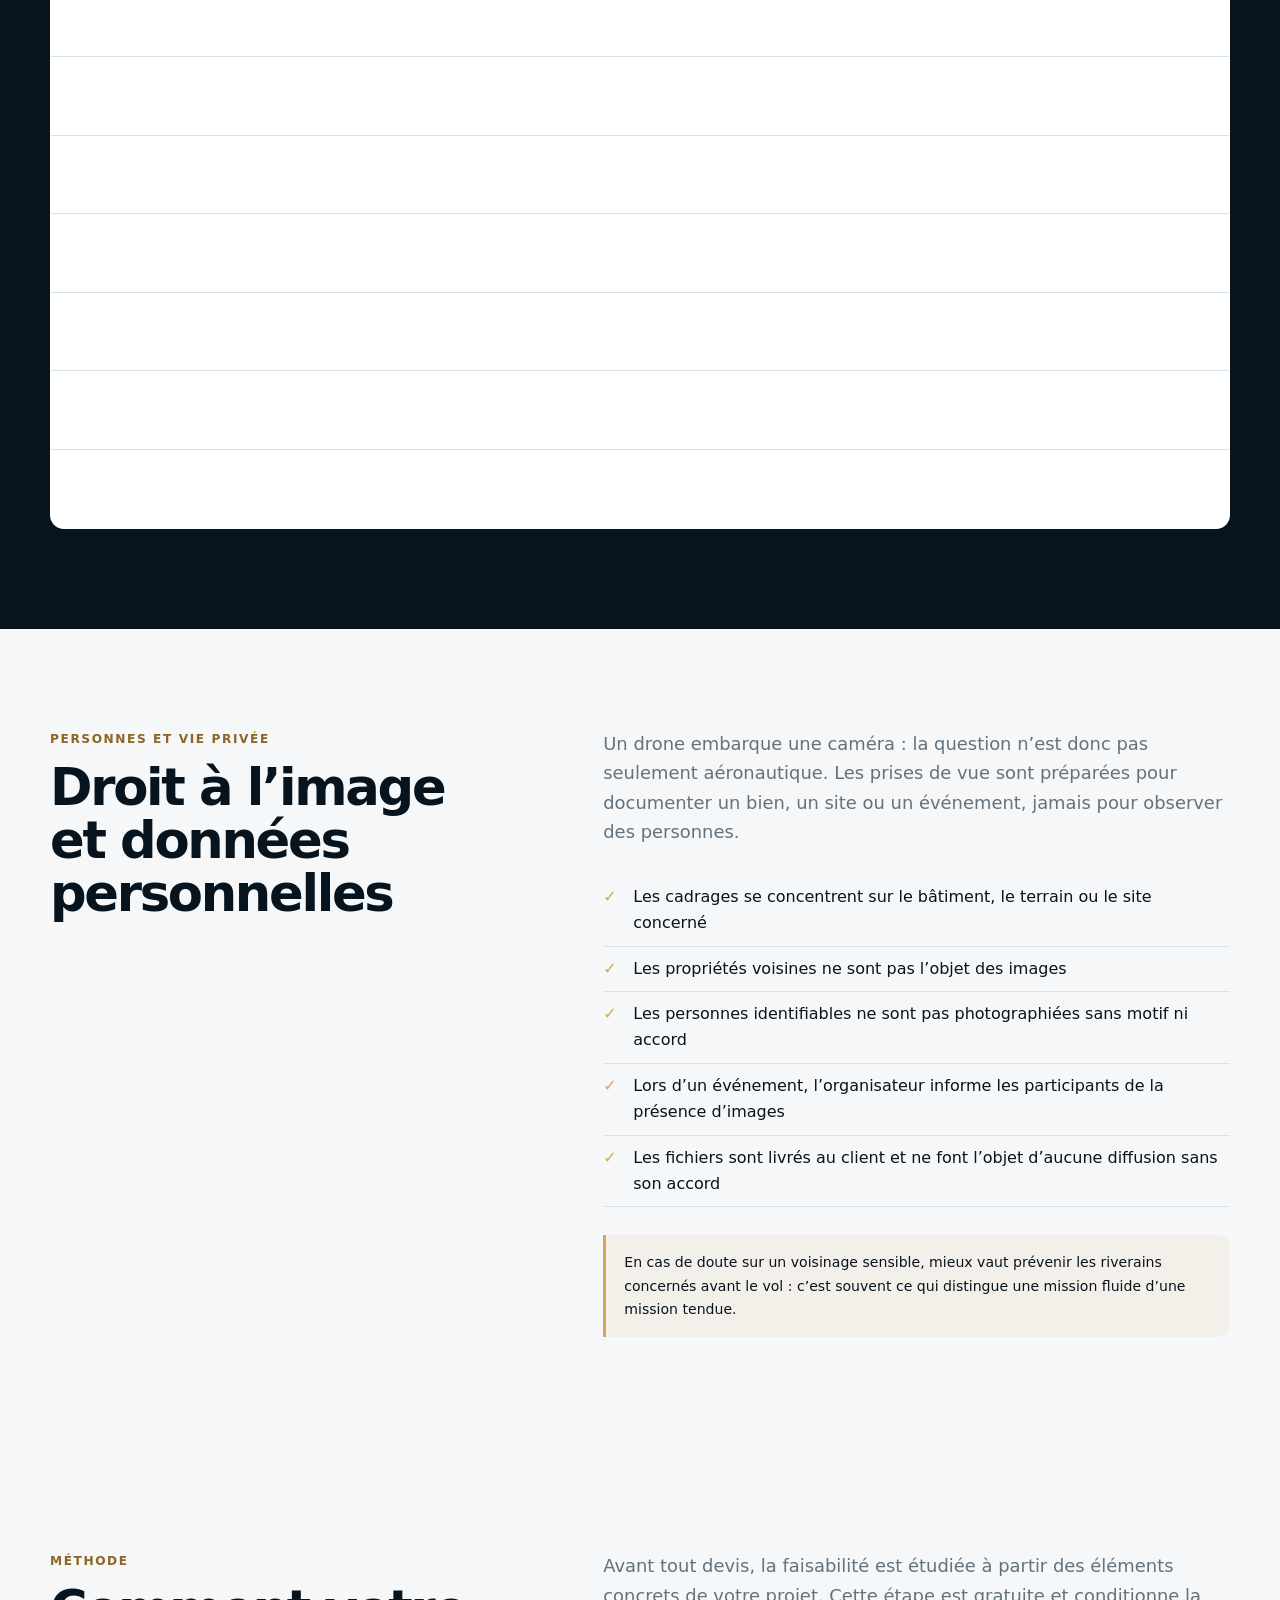
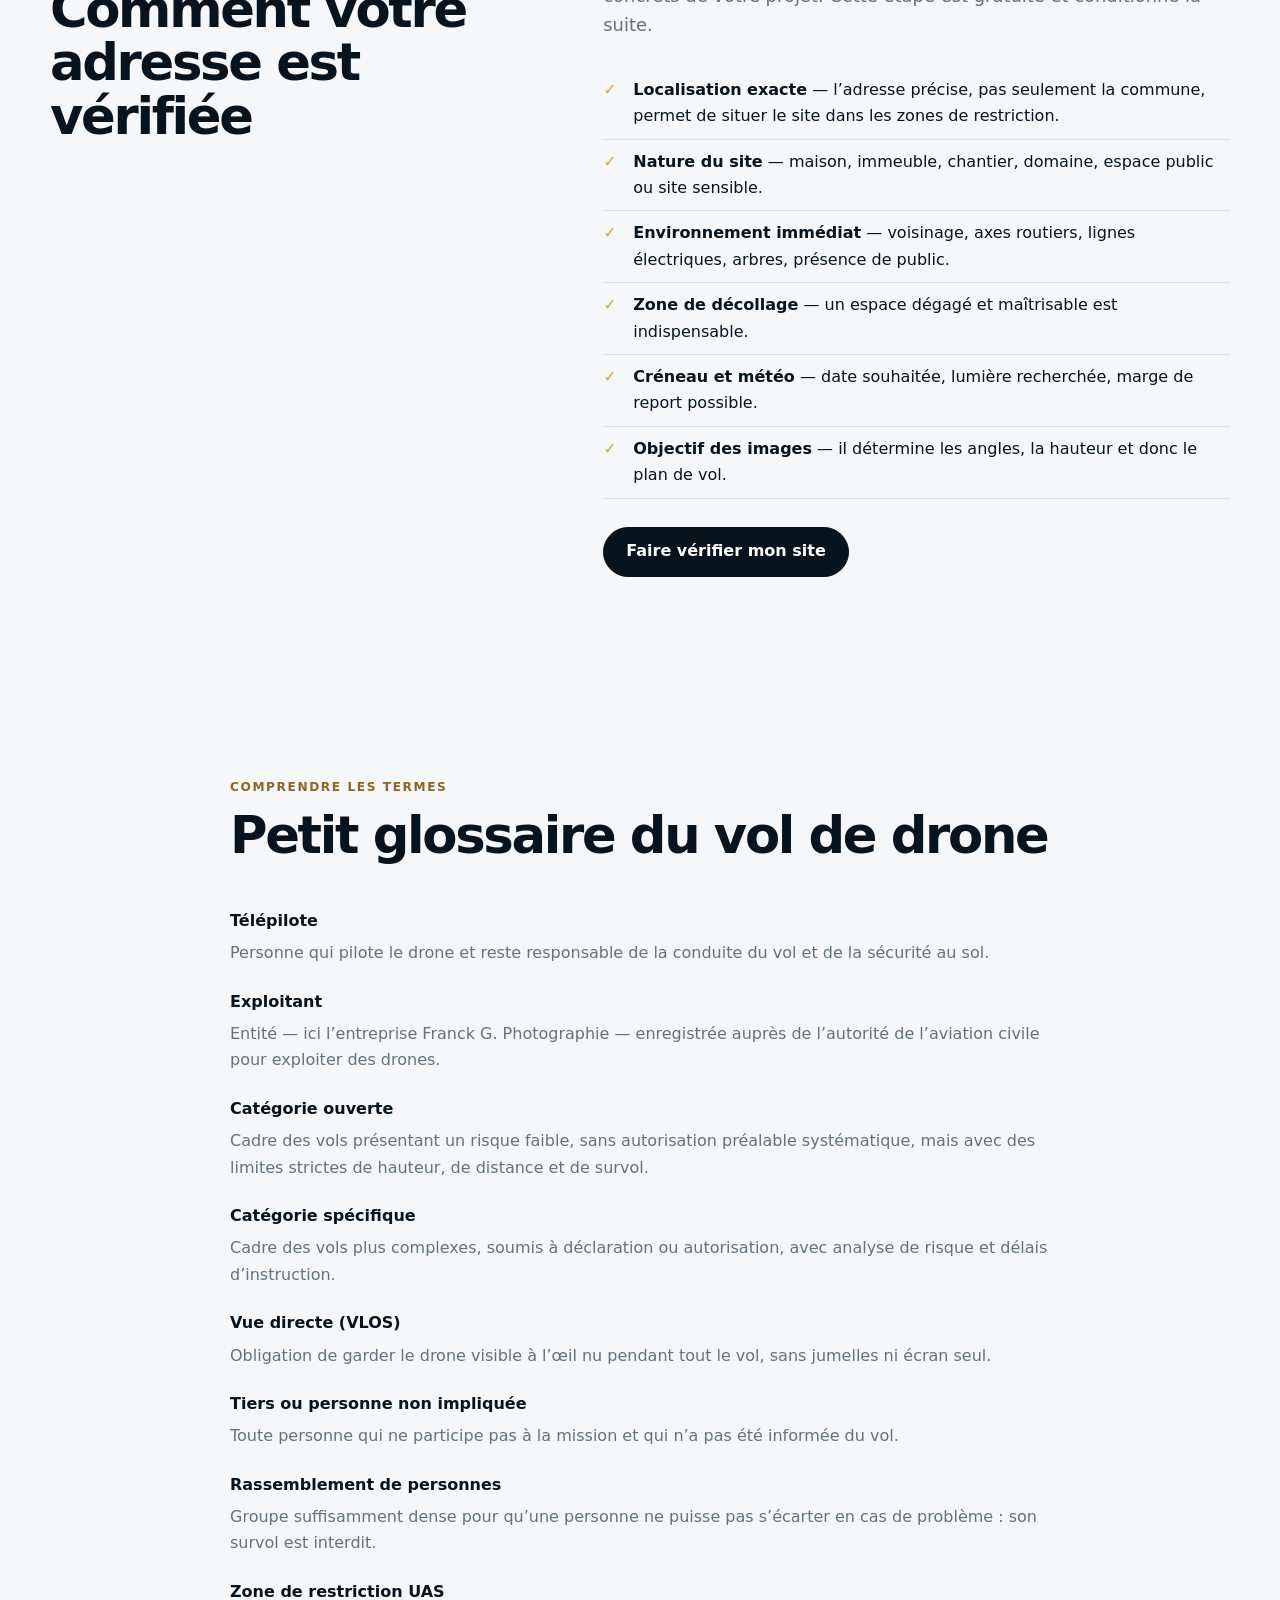
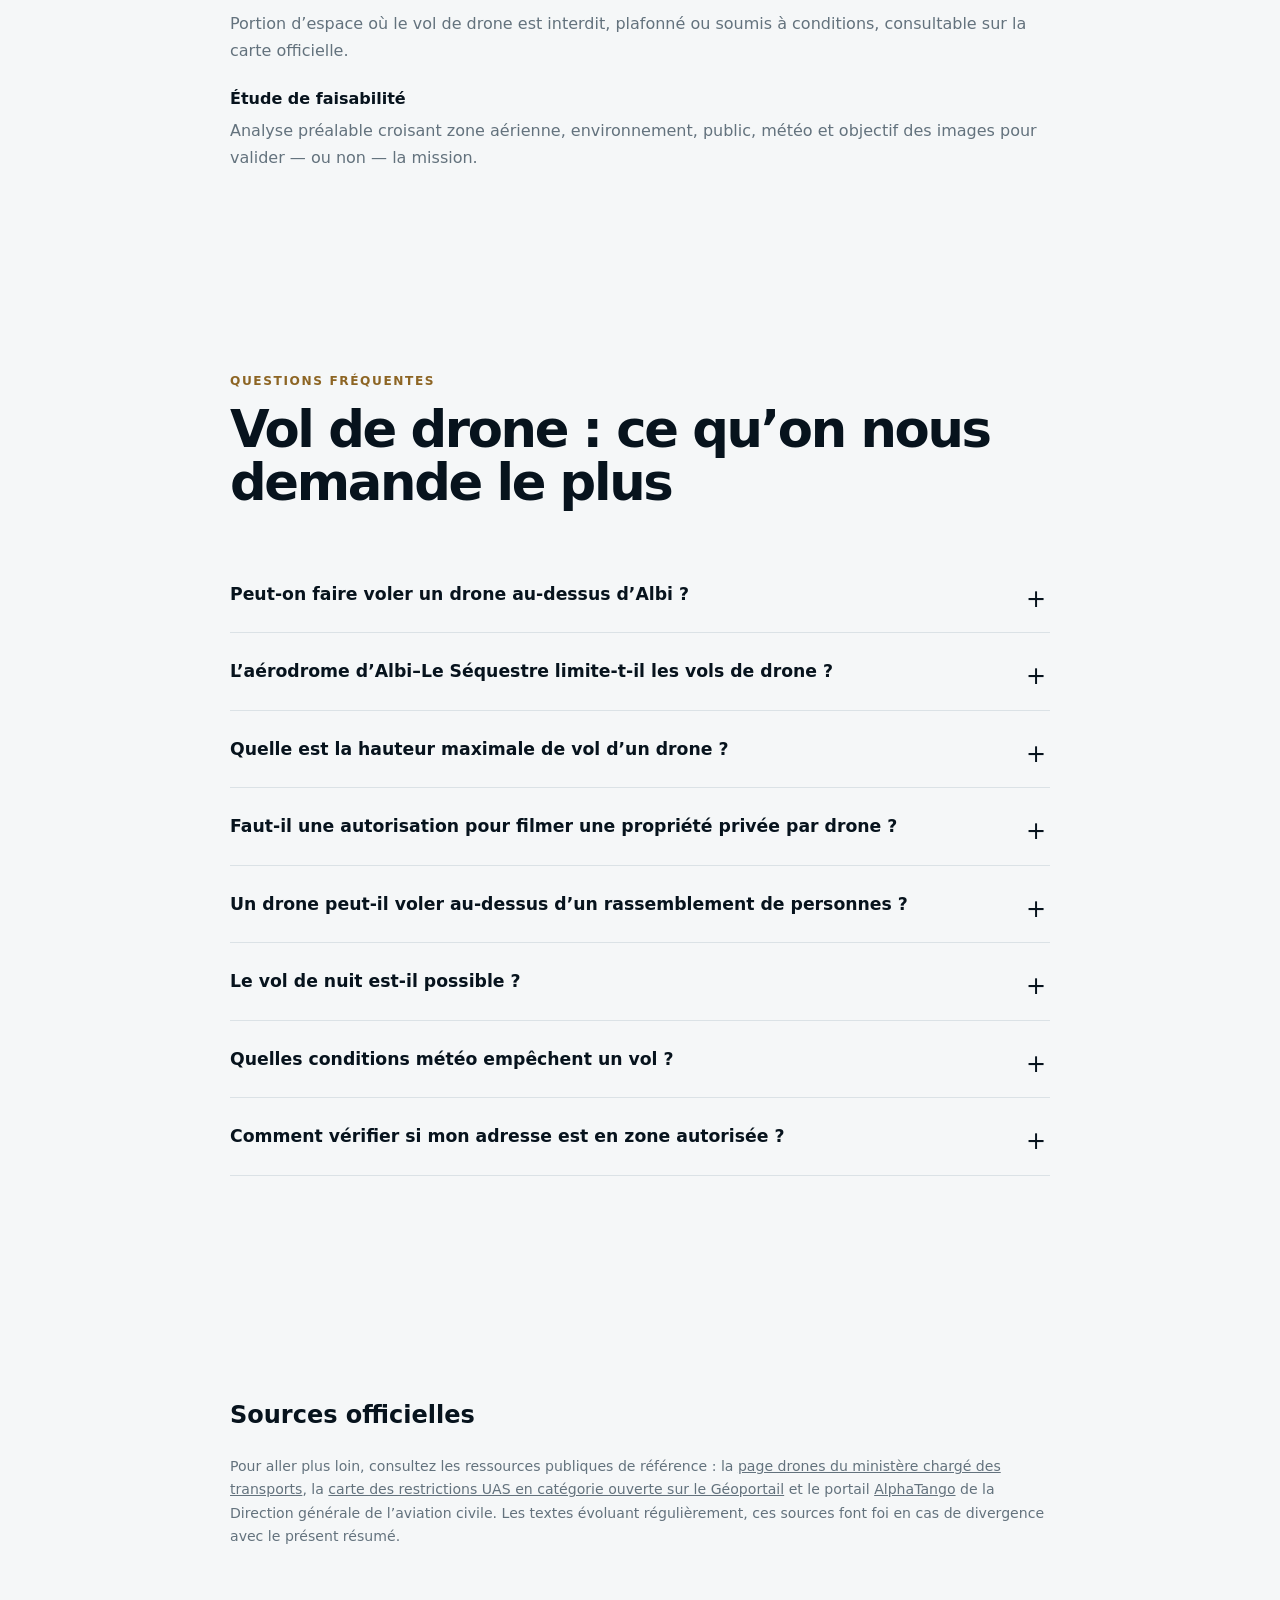
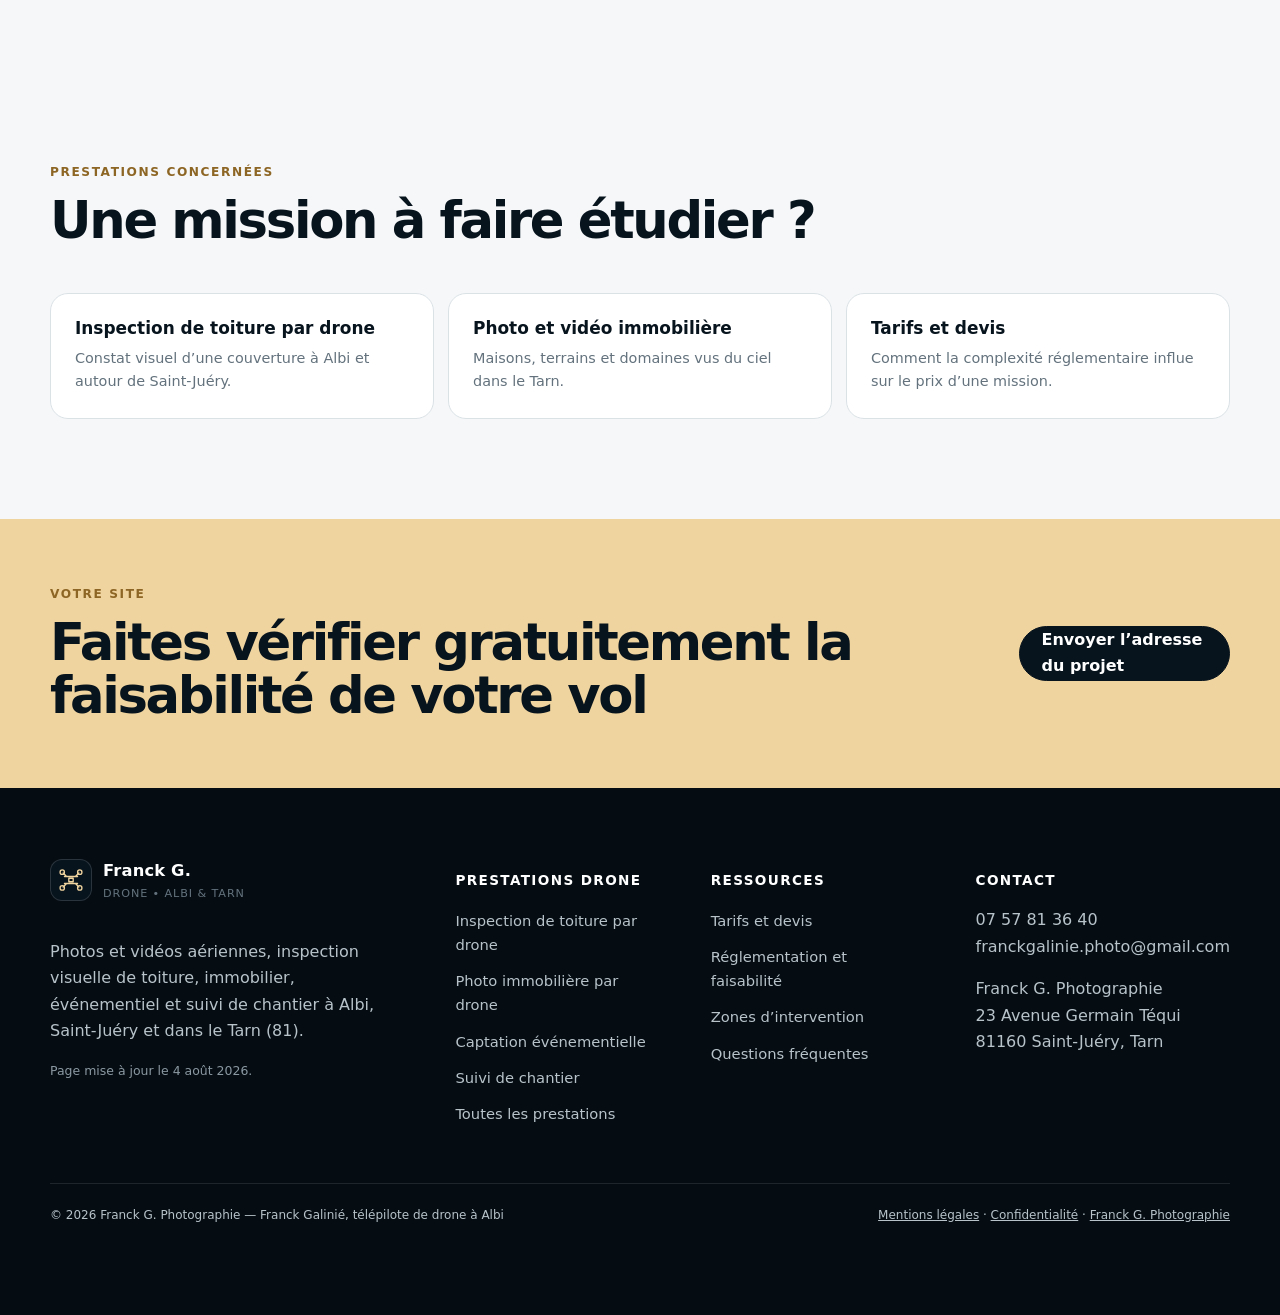
<file: reglementation-drone-albi-tarn.html>
<!doctype html>
<html lang="fr">
<head>
  <meta charset="utf-8">
  <meta name="viewport" content="width=device-width, initial-scale=1">
  <link rel="preconnect" href="https://static.wixstatic.com" crossorigin>
  <link rel="dns-prefetch" href="//static.wixstatic.com">
  <title>Réglementation drone à Albi et dans le Tarn (81)</title>
  <meta name="description" content="Zones de restriction autour d’Albi, hauteur maximale, survol des personnes, agglomération, droit à l’image : ce qui rend un vol de drone possible ou non dans le Tarn.">
  <meta name="keywords" content="réglementation drone Albi, zone de vol drone Tarn, autorisation drone agglomération, carte restriction drone, droit à l’image drone, hauteur maximale drone">
  <meta name="robots" content="index,follow,max-image-preview:large,max-snippet:-1,max-video-preview:-1">
  <meta name="author" content="Franck G. Photographie">
  <meta name="theme-color" content="#07131d">
  <link rel="canonical" href="https://dronetarn.fr/reglementation-drone-albi-tarn.html">
  <link rel="alternate" hreflang="fr-FR" href="https://dronetarn.fr/reglementation-drone-albi-tarn.html">
  <link rel="alternate" hreflang="x-default" href="https://dronetarn.fr/reglementation-drone-albi-tarn.html">
  <meta name="geo.region" content="FR-81">
  <meta name="geo.placename" content="Albi, Saint-Juéry, Tarn, Occitanie">
  <meta name="geo.position" content="43.94851456213975;2.210739448460117">
  <meta name="ICBM" content="43.94851456213975, 2.210739448460117">
  <meta name="format-detection" content="telephone=yes">
  <meta name="rating" content="general">
  <meta name="revisit-after" content="7 days">
  <meta property="og:image:type" content="image/png">
  <meta property="article:modified_time" content="2026-08-04">
  <link rel="icon" href="assets/favicon.svg" type="image/svg+xml">
  <link rel="manifest" href="manifest.webmanifest">
  <meta property="og:type" content="article">
  <meta property="og:locale" content="fr_FR">
  <meta property="og:site_name" content="Franck G. Drone — Albi & Tarn">
  <meta property="og:title" content="Réglementation drone à Albi et dans le Tarn (81)">
  <meta property="og:description" content="Zones de restriction autour d’Albi, hauteur maximale, survol des personnes, agglomération, droit à l’image : ce qui rend un vol de drone possible ou non dans le Tarn.">
  <meta property="og:url" content="https://dronetarn.fr/reglementation-drone-albi-tarn.html">
  <meta property="og:image" content="https://dronetarn.fr/assets/og-image.png">
  <meta property="og:image:width" content="1200">
  <meta property="og:image:height" content="630">
  <meta property="og:image:alt" content="Télépilote drone à Albi et dans le Tarn — Franck G.">
  <meta name="twitter:card" content="summary_large_image">
  <meta name="twitter:title" content="Réglementation drone à Albi et dans le Tarn">
  <meta name="twitter:description" content="Zones de restriction, hauteur maximale, survol des personnes et droit à l’image : ce qui rend un vol de drone possible ou non autour d’Albi.">
  <meta name="twitter:image" content="https://dronetarn.fr/assets/og-image.png">
  <link rel="stylesheet" href="assets/styles.css">
  <script type="application/ld+json">{
  "@context": "https://schema.org",
  "@graph": [
    {
      "@type": [
        "LocalBusiness",
        "ProfessionalService",
        "PhotographBusiness"
      ],
      "@id": "https://dronetarn.fr/#business",
      "name": "Franck G. Photographie — Prestations drone",
      "legalName": "Franck Galinié — Franck G. Photographie",
      "alternateName": [
        "Franck G. Drone Albi Tarn",
        "Télépilote drone Albi",
        "Photographe drone Albi",
        "Franck G. Drone"
      ],
      "url": "https://dronetarn.fr/",
      "mainEntityOfPage": {
        "@id": "https://dronetarn.fr/#webpage"
      },
      "logo": {
        "@type": "ImageObject",
        "@id": "https://dronetarn.fr/#logo",
        "url": "https://dronetarn.fr/assets/favicon.svg",
        "contentUrl": "https://dronetarn.fr/assets/favicon.svg",
        "caption": "Franck G. Drone — Albi & Tarn"
      },
      "image": [
        "https://dronetarn.fr/assets/og-image.png",
        "https://static.wixstatic.com/media/778cd0_7bb19a5117dd442d9610a43f3379fa1d~mv2.jpg/v1/fill/w_1200,h_900,al_c,q_85,enc_auto/778cd0_7bb19a5117dd442d9610a43f3379fa1d~mv2.jpg",
        "https://static.wixstatic.com/media/778cd0_fd57e9e9a5d241f4ba4f88d41efa723c~mv2.jpg/v1/fill/w_1200,h_900,al_c,q_85,enc_auto/778cd0_fd57e9e9a5d241f4ba4f88d41efa723c~mv2.jpg"
      ],
      "photo": "https://dronetarn.fr/assets/og-image.png",
      "telephone": "+33757813640",
      "email": "franckgalinie.photo@gmail.com",
      "priceRange": "€€",
      "currenciesAccepted": "EUR",
      "slogan": "Des images aériennes utiles, précises et impactantes.",
      "description": "Télépilote de drone professionnel basé à Saint-Juéry, à côté d’Albi (Tarn, Occitanie) : inspection visuelle de toiture, photo et vidéo immobilière, événementiel, suivi de chantier, patrimoine et communication par drone.",
      "disambiguatingDescription": "Prestataire indépendant de prises de vue aériennes par drone dans l’agglomération albigeoise et le département du Tarn (81). Inspection visuelle sans thermographie, devis sur étude de faisabilité.",
      "address": {
        "@type": "PostalAddress",
        "streetAddress": "23 Avenue Germain Téqui",
        "postalCode": "81160",
        "addressLocality": "Saint-Juéry",
        "addressRegion": "Occitanie",
        "addressCountry": "FR"
      },
      "geo": {
        "@type": "GeoCoordinates",
        "latitude": 43.94851456213975,
        "longitude": 2.210739448460117,
        "address": {
          "@id": "https://dronetarn.fr/#address"
        }
      },
      "hasMap": "https://www.google.com/maps/search/?api=1&query=23+Avenue+Germain+T%C3%A9qui+81160+Saint-Ju%C3%A9ry",
      "identifier": {
        "@type": "PropertyValue",
        "name": "SIRET",
        "value": "84798872200017"
      },
      "founder": {
        "@id": "https://dronetarn.fr/#franck-galinie"
      },
      "employee": {
        "@id": "https://dronetarn.fr/#franck-galinie"
      },
      "contactPoint": [
        {
          "@type": "ContactPoint",
          "@id": "https://dronetarn.fr/#contact-devis",
          "contactType": "Demande de devis",
          "telephone": "+33757813640",
          "email": "franckgalinie.photo@gmail.com",
          "availableLanguage": [
            "fr"
          ],
          "areaServed": "FR-81",
          "url": "https://dronetarn.fr/#contact"
        }
      ],
      "areaServed": [
        {
          "@type": "City",
          "name": "Albi",
          "@id": "https://www.wikidata.org/wiki/Q184267"
        },
        {
          "@type": "City",
          "name": "Saint-Juéry"
        },
        {
          "@type": "City",
          "name": "Lescure-d’Albigeois"
        },
        {
          "@type": "City",
          "name": "Arthès"
        },
        {
          "@type": "City",
          "name": "Puygouzon"
        },
        {
          "@type": "City",
          "name": "Marssac-sur-Tarn"
        },
        {
          "@type": "City",
          "name": "Carmaux"
        },
        {
          "@type": "City",
          "name": "Gaillac"
        },
        {
          "@type": "City",
          "name": "Réalmont"
        },
        {
          "@type": "City",
          "name": "Castres"
        },
        {
          "@type": "AdministrativeArea",
          "name": "Tarn",
          "@id": "https://www.wikidata.org/wiki/Q12545"
        },
        {
          "@type": "AdministrativeArea",
          "name": "Occitanie"
        }
      ],
      "serviceArea": {
        "@type": "GeoCircle",
        "geoMidpoint": {
          "@type": "GeoCoordinates",
          "latitude": 43.94851456213975,
          "longitude": 2.210739448460117
        },
        "geoRadius": "60000",
        "description": "Rayon d’intervention habituel autour d’Albi ; au-delà sur devis."
      },
      "knowsLanguage": {
        "@type": "Language",
        "name": "Français",
        "alternateName": "fr"
      },
      "knowsAbout": [
        "Prise de vue aérienne par drone",
        "Inspection visuelle de toiture par drone",
        "Photographie immobilière aérienne",
        "Vidéo événementielle par drone",
        "Suivi de chantier par drone",
        "Photogrammétrie visuelle",
        "Photographie de patrimoine",
        "Réglementation drone catégorie ouverte",
        "Cadrage et post-traitement photo",
        "Communication visuelle des collectivités"
      ],
      "sameAs": [
        "https://www.franckgphotographie.fr/dronetarn",
        "https://www.franckgphotographie.fr",
        "https://www.instagram.com/franck_photographie81/"
      ],
      "hasOfferCatalog": {
        "@type": "OfferCatalog",
        "@id": "https://dronetarn.fr/#catalogue",
        "name": "Prestations drone à Albi et dans le Tarn",
        "itemListElement": [
          {
            "@type": "Offer",
            "position": 1,
            "itemOffered": {
              "@id": "https://dronetarn.fr/inspection-toiture-drone-albi.html#service"
            },
            "priceCurrency": "EUR",
            "availability": "https://schema.org/InStock",
            "url": "https://dronetarn.fr/inspection-toiture-drone-albi.html",
            "areaServed": {
              "@type": "AdministrativeArea",
              "name": "Tarn"
            }
          },
          {
            "@type": "Offer",
            "position": 2,
            "itemOffered": {
              "@id": "https://dronetarn.fr/drone-immobilier-albi.html#service"
            },
            "priceCurrency": "EUR",
            "availability": "https://schema.org/InStock",
            "url": "https://dronetarn.fr/drone-immobilier-albi.html",
            "areaServed": {
              "@type": "AdministrativeArea",
              "name": "Tarn"
            }
          },
          {
            "@type": "Offer",
            "position": 3,
            "itemOffered": {
              "@id": "https://dronetarn.fr/drone-evenementiel-tarn.html#service"
            },
            "priceCurrency": "EUR",
            "availability": "https://schema.org/InStock",
            "url": "https://dronetarn.fr/drone-evenementiel-tarn.html",
            "areaServed": {
              "@type": "AdministrativeArea",
              "name": "Tarn"
            }
          },
          {
            "@type": "Offer",
            "position": 4,
            "itemOffered": {
              "@id": "https://dronetarn.fr/suivi-chantier-surveillance-drone-tarn.html#service"
            },
            "priceCurrency": "EUR",
            "availability": "https://schema.org/InStock",
            "url": "https://dronetarn.fr/suivi-chantier-surveillance-drone-tarn.html",
            "areaServed": {
              "@type": "AdministrativeArea",
              "name": "Tarn"
            }
          },
          {
            "@type": "Offer",
            "position": 5,
            "itemOffered": {
              "@type": "Service",
              "@id": "https://dronetarn.fr/#service-patrimoine",
              "name": "Photo et vidéo aérienne de tourisme et de patrimoine",
              "serviceType": "Prise de vue aérienne de patrimoine",
              "provider": {
                "@id": "https://dronetarn.fr/#business"
              }
            },
            "priceCurrency": "EUR",
            "url": "https://dronetarn.fr/#prestations"
          },
          {
            "@type": "Offer",
            "position": 6,
            "itemOffered": {
              "@type": "Service",
              "@id": "https://dronetarn.fr/#service-communication",
              "name": "Contenus aériens pour la communication professionnelle",
              "serviceType": "Production de visuels par drone",
              "provider": {
                "@id": "https://dronetarn.fr/#business"
              }
            },
            "priceCurrency": "EUR",
            "url": "https://dronetarn.fr/#prestations"
          }
        ]
      },
      "publishingPrinciples": "https://dronetarn.fr/mentions-legales.html",
      "isAccessibleForFree": true
    },
    {
      "@type": "Person",
      "@id": "https://dronetarn.fr/#franck-galinie",
      "name": "Franck Galinié",
      "givenName": "Franck",
      "familyName": "Galinié",
      "jobTitle": [
        "Photographe professionnel",
        "Télépilote de drone"
      ],
      "description": "Photographe professionnel depuis plus de dix ans et télépilote de drone certifié, installé à Saint-Juéry près d’Albi (Tarn).",
      "url": "https://dronetarn.fr/",
      "image": "https://dronetarn.fr/assets/og-image.png",
      "email": "franckgalinie.photo@gmail.com",
      "telephone": "+33757813640",
      "worksFor": {
        "@id": "https://dronetarn.fr/#business"
      },
      "homeLocation": {
        "@type": "Place",
        "name": "Saint-Juéry, Tarn, Occitanie, France"
      },
      "workLocation": {
        "@type": "Place",
        "name": "Albi et département du Tarn (81)"
      },
      "knowsAbout": [
        "Prise de vue aérienne",
        "Inspection visuelle de toiture par drone",
        "Photographie immobilière",
        "Vidéo événementielle",
        "Suivi de chantier par drone",
        "Réglementation des vols de drone"
      ],
      "hasCredential": [
        {
          "@type": "EducationalOccupationalCredential",
          "credentialCategory": "certification",
          "name": "Télépilote de drone — certification enregistrée RS6699",
          "identifier": "RS6699"
        },
        {
          "@type": "EducationalOccupationalCredential",
          "credentialCategory": "certificate",
          "name": "CATS — Certificat d’aptitude théorique de télépilote"
        },
        {
          "@type": "EducationalOccupationalCredential",
          "credentialCategory": "certificate",
          "name": "BAPD — Brevet d’aptitude de pilote de drone"
        }
      ],
      "memberOf": {
        "@type": "Organization",
        "name": "FPDC — Fédération Professionnelle du Drone Civil",
        "url": "https://www.federation-drone.org/"
      },
      "sameAs": [
        "https://www.instagram.com/franck_photographie81/",
        "https://www.franckgphotographie.fr"
      ]
    },
    {
      "@type": "WebSite",
      "@id": "https://dronetarn.fr/#website",
      "url": "https://dronetarn.fr/",
      "name": "Franck G. Drone — Albi & Tarn",
      "alternateName": "Télépilote drone Albi et Tarn",
      "description": "Site des prestations drone de Franck G. Photographie : inspection de toiture, immobilier, événementiel et suivi de chantier à Albi et dans le Tarn.",
      "inLanguage": "fr-FR",
      "publisher": {
        "@id": "https://dronetarn.fr/#business"
      },
      "copyrightHolder": {
        "@id": "https://dronetarn.fr/#business"
      },
      "copyrightYear": 2026,
      "about": {
        "@id": "https://dronetarn.fr/#business"
      },
      "maintainer": {
        "@id": "https://dronetarn.fr/#franck-galinie"
      }
    },
    {
      "@type": "WebPage",
      "@id": "https://dronetarn.fr/reglementation-drone-albi-tarn.html#webpage",
      "url": "https://dronetarn.fr/reglementation-drone-albi-tarn.html",
      "name": "Réglementation drone et faisabilité d’un vol à Albi et dans le Tarn",
      "description": "Ce qui conditionne un vol de drone à Albi et dans le Tarn : zones de restriction, hauteur maximale, survol des personnes, droit à l’image et délais de préparation.",
      "inLanguage": "fr-FR",
      "isPartOf": {
        "@id": "https://dronetarn.fr/#website"
      },
      "about": {
        "@id": "https://dronetarn.fr/#business"
      },
      "author": {
        "@id": "https://dronetarn.fr/#franck-galinie"
      },
      "publisher": {
        "@id": "https://dronetarn.fr/#business"
      },
      "datePublished": "2026-07-24",
      "dateModified": "2026-08-04",
      "primaryImageOfPage": {
        "@type": "ImageObject",
        "url": "https://dronetarn.fr/assets/og-image.png"
      },
      "keywords": "réglementation drone Albi, zone de vol drone Tarn, autorisation drone agglomération, carte restriction drone, droit à l’image drone",
      "speakable": {
        "@type": "SpeakableSpecification",
        "cssSelector": [
          ".answer-box",
          "h1",
          ".lead"
        ]
      },
      "potentialAction": {
        "@type": "CommunicateAction",
        "name": "Demander un devis drone",
        "target": "https://dronetarn.fr/#contact"
      },
      "breadcrumb": {
        "@id": "https://dronetarn.fr/reglementation-drone-albi-tarn.html#breadcrumb"
      },
      "mainEntity": {
        "@id": "https://dronetarn.fr/reglementation-drone-albi-tarn.html#faq"
      }
    },
    {
      "@type": "BreadcrumbList",
      "@id": "https://dronetarn.fr/reglementation-drone-albi-tarn.html#breadcrumb",
      "itemListElement": [
        {
          "@type": "ListItem",
          "position": 1,
          "name": "Accueil",
          "item": "https://dronetarn.fr/"
        },
        {
          "@type": "ListItem",
          "position": 2,
          "name": "Réglementation & faisabilité",
          "item": "https://dronetarn.fr/reglementation-drone-albi-tarn.html"
        }
      ]
    },
    {
      "@type": "Article",
      "@id": "https://dronetarn.fr/reglementation-drone-albi-tarn.html#article",
      "headline": "Réglementation drone et faisabilité d’un vol à Albi et dans le Tarn",
      "description": "Repères pratiques sur les conditions de vol d’un drone professionnel dans l’agglomération albigeoise et le département du Tarn.",
      "inLanguage": "fr-FR",
      "author": {
        "@id": "https://dronetarn.fr/#franck-galinie"
      },
      "publisher": {
        "@id": "https://dronetarn.fr/#business"
      },
      "datePublished": "2026-08-04",
      "dateModified": "2026-08-04",
      "image": "https://dronetarn.fr/assets/og-image.png",
      "mainEntityOfPage": {
        "@id": "https://dronetarn.fr/reglementation-drone-albi-tarn.html#webpage"
      },
      "about": [
        {
          "@type": "Thing",
          "name": "Réglementation des aéronefs sans équipage à bord"
        },
        {
          "@type": "Place",
          "name": "Albi"
        },
        {
          "@type": "AdministrativeArea",
          "name": "Tarn"
        }
      ],
      "citation": [
        "https://www.ecologie.gouv.fr/politiques-publiques/drones-usages-loisir-professionnels",
        "https://www.geoportail.gouv.fr/donnees/restrictions-uas-categorie-ouverte"
      ]
    },
    {
      "@type": "FAQPage",
      "@id": "https://dronetarn.fr/reglementation-drone-albi-tarn.html#faq",
      "inLanguage": "fr-FR",
      "isPartOf": {
        "@id": "https://dronetarn.fr/reglementation-drone-albi-tarn.html#webpage"
      },
      "mainEntity": [
        {
          "@type": "Question",
          "name": "Peut-on faire voler un drone au-dessus d’Albi ?",
          "acceptedAnswer": {
            "@type": "Answer",
            "text": "Le survol d’une agglomération n’est pas libre. Il suppose une préparation spécifique, une zone de décollage maîtrisée, la sécurité des personnes au sol et le respect des règles applicables, avec des démarches auprès des autorités selon la configuration du vol."
          }
        },
        {
          "@type": "Question",
          "name": "L’aérodrome d’Albi–Le Séquestre limite-t-il les vols de drone ?",
          "acceptedAnswer": {
            "@type": "Answer",
            "text": "Oui. La proximité d’un aérodrome génère des restrictions de hauteur ou d’interdiction. Ces zones sont vérifiées avant chaque mission sur la carte officielle des restrictions pour drones avant de confirmer un vol."
          }
        },
        {
          "@type": "Question",
          "name": "Quelle est la hauteur maximale de vol d’un drone ?",
          "acceptedAnswer": {
            "@type": "Answer",
            "text": "En catégorie ouverte, la hauteur est limitée à 120 mètres au-dessus de la surface, avec le drone maintenu en vue directe du télépilote. Des limites plus basses s’appliquent dans certaines zones."
          }
        },
        {
          "@type": "Question",
          "name": "Faut-il une autorisation pour filmer une propriété privée par drone ?",
          "acceptedAnswer": {
            "@type": "Answer",
            "text": "L’accord du propriétaire est nécessaire pour la prise de vue du bien. Les tiers, les voisins et les personnes identifiables ne doivent pas être l’objet des images, conformément au droit à l’image et à la protection des données personnelles."
          }
        },
        {
          "@type": "Question",
          "name": "Un drone peut-il voler au-dessus d’un rassemblement de personnes ?",
          "acceptedAnswer": {
            "@type": "Answer",
            "text": "Non. Le survol de rassemblements de personnes est interdit en catégorie ouverte. Lors d’un événement, les cadrages sont préparés pour filmer le site sans survoler le public."
          }
        },
        {
          "@type": "Question",
          "name": "Le vol de nuit est-il possible ?",
          "acceptedAnswer": {
            "@type": "Answer",
            "text": "Un vol de nuit reste envisageable sous conditions, avec un drone équipé d’un feu vert clignotant et une préparation renforcée, mais il demande une étude particulière et n’est pas systématiquement autorisé."
          }
        },
        {
          "@type": "Question",
          "name": "Quelles conditions météo empêchent un vol ?",
          "acceptedAnswer": {
            "@type": "Answer",
            "text": "Un vent trop soutenu, la pluie, le brouillard, une visibilité réduite ou un plafond bas conduisent à reporter la mission. La décision appartient au télépilote, le jour même si nécessaire."
          }
        },
        {
          "@type": "Question",
          "name": "Comment vérifier si mon adresse est en zone autorisée ?",
          "acceptedAnswer": {
            "@type": "Answer",
            "text": "Transmettez l’adresse exacte du site : la zone est vérifiée sur la carte officielle des restrictions UAS avant de confirmer la faisabilité et d’établir le devis."
          }
        }
      ]
    }
  ]
}</script>
</head>
<body>
<a class="skip-link" href="#contenu">Aller au contenu</a><header class="site-header">
<nav class="site-nav" aria-label="Navigation principale">
  <a class="brand" href="index.html" aria-label="Franck G. Drone — Accueil">
    <span class="brand-mark" aria-hidden="true">
      <svg viewBox="0 0 64 64" role="img"><path d="M17 24h30M22 24l-8-8M42 24l8-8M17 40h30M22 40l-8 8M42 40l8 8M27 28h10v8H27z"/><circle cx="12" cy="14" r="5"/><circle cx="52" cy="14" r="5"/><circle cx="12" cy="50" r="5"/><circle cx="52" cy="50" r="5"/></svg>
    </span>
    <span><strong>Franck G.</strong><small>Drone • Albi & Tarn</small></span>
  </a>
  <button class="nav-toggle" type="button" aria-expanded="false" aria-controls="nav-links"><span></span><span></span><span></span><span class="sr-only">Ouvrir le menu</span></button>
  <div class="nav-links" id="nav-links">
    <a href="index.html#prestations">Prestations</a>
    <a href="inspection-toiture-drone-albi.html">Inspection toiture</a>
    <a href="drone-immobilier-albi.html">Immobilier</a>
    <a href="drone-evenementiel-tarn.html">Événementiel</a>
    <a href="suivi-chantier-surveillance-drone-tarn.html">Chantier</a>
    <a href="tarifs-devis-drone-albi.html">Tarifs</a>
    <a href="zones-intervention.html">Secteur</a>
    <a class="btn btn-small" href="index.html#contact">Devis</a>
  </div>
</nav></header>
<main id="contenu">
<section class="page-hero"><div class="container page-hero-grid"><div><nav class="breadcrumb" aria-label="Fil d’Ariane"><a href="index.html">Accueil</a><span>›</span><span>Réglementation &amp; faisabilité</span></nav><p class="eyebrow">Réglementation &amp; faisabilité • Albi &amp; Tarn</p><h1>Ce qui rend un vol de drone possible autour d’Albi</h1><p class="lead">Un drone ne décolle pas partout ni à tout moment. Voici, en langage clair, les règles et les zones qui conditionnent une prise de vue aérienne dans l’agglomération albigeoise et dans le Tarn.</p><div class="hero-actions"><a class="btn" href="index.html#contact">Vérifier mon adresse</a><a class="btn btn-ghost" href="tel:+33757813640">07 57 81 36 40</a></div></div><div class="page-hero-panel"><span>Étude préalable</span><strong>La faisabilité est vérifiée avant chaque devis</strong><ul><li>Zone aérienne du site</li><li>Environnement et public</li><li>Météo et créneau</li><li>Droit à l’image</li></ul></div></div></section>

<section class="section"><div class="container narrow">
<div class="answer-box">
<h2>Vol de drone à Albi : la règle en résumé</h2>
<p>En France, les vols de drone relèvent d’un cadre européen commun (règlements <strong>2019/947</strong> et <strong>2019/945</strong>), complété par des règles nationales. En <strong>catégorie ouverte</strong>, la hauteur est limitée à <strong>120 mètres</strong> au-dessus de la surface, le drone reste <strong>en vue directe</strong> du télépilote et le <strong>survol d’un rassemblement de personnes est interdit</strong>. L’exploitant doit être enregistré auprès de la <strong>DGAC</strong> et le télépilote formé. À cela s’ajoutent des zones de restriction locales, vérifiables sur la carte officielle des restrictions : autour d’Albi, l’<strong>aérodrome d’Albi–Le Séquestre</strong> et les zones habitées denses du centre-ville sont les contraintes les plus fréquentes.</p>
<dl class="fact-list">
  <div><dt>Hauteur max.</dt><dd>120 m au-dessus de la surface, moins dans certaines zones</dd></div>
  <div><dt>Vue directe</dt><dd>Le drone reste visible du télépilote pendant tout le vol</dd></div>
  <div><dt>Personnes</dt><dd>Pas de survol de rassemblement ; distances adaptées aux tiers</dd></div>
  <div><dt>Agglomération</dt><dd>Conditions renforcées, démarches selon la configuration</dd></div>
  <div><dt>Zones sensibles</dt><dd>Aérodrome, sites protégés, installations sensibles</dd></div>
  <div><dt>Vie privée</dt><dd>Droit à l’image et protection des données respectés</dd></div>
  <div><dt>Météo</dt><dd>Vent, pluie ou visibilité réduite : report du vol</dd></div>
  <div><dt>Vérification</dt><dd>Adresse exacte analysée avant confirmation du devis</dd></div>
</dl>
</div>
<p class="notice" style="margin-top:26px">Cette page a une valeur informative et pédagogique. Elle ne remplace pas les textes officiels, qui évoluent régulièrement. Les conditions applicables à votre projet sont vérifiées au cas par cas avant chaque mission.</p>
</div></section>

<section class="section"><div class="container content-two-col"><div><p class="eyebrow">Le cadre général</p><h2>Catégorie ouverte, formation et enregistrement</h2></div><div><p>La très grande majorité des prises de vue professionnelles courantes — une toiture, une maison, un chantier — s’organise dans le cadre dit de la <strong>catégorie ouverte</strong>, la plus encadrée par des règles simples et directement applicables.</p><ul class="check-list"><li><strong>Sous-catégories A1, A2 et A3</strong> : elles déterminent la proximité admise avec les personnes non impliquées, selon la masse et la classe du drone.</li><li><strong>Formation du télépilote</strong> : une formation en ligne pour A1/A3, complétée par un examen spécifique pour voler en A2, plus près des personnes.</li><li><strong>Enregistrement de l’exploitant</strong> : obligatoire auprès de la DGAC (portail AlphaTango) pour les drones à partir de 250 g ou équipés d’un capteur d’image, avec un numéro apposé sur l’appareil.</li><li><strong>Vol de nuit</strong> : envisageable sous conditions, avec un drone équipé d’un feu vert clignotant et une préparation renforcée.</li><li><strong>Catégorie spécifique</strong> : lorsqu’une mission sort du cadre ouvert, elle relève d’un scénario déclaré ou autorisé, avec des délais bien plus longs.</li></ul></div></div></section>

<section class="section section-dark"><div class="container">
<div class="section-heading"><div><p class="eyebrow">Autour d’Albi</p><h2>Les zones qui limitent réellement un vol</h2></div><p>La distance depuis Saint-Juéry ne dit rien de la faisabilité : c’est la nature de la zone qui décide.</p></div>
<div class="table-scroll">
<table class="data-table">
<caption>Principales contraintes rencontrées dans l’agglomération albigeoise et le Tarn.</caption>
<thead><tr><th scope="col">Contexte</th><th scope="col">Ce qui s’applique</th><th scope="col">Conséquence pratique</th></tr></thead>
<tbody>
<tr><th scope="row">Abords de l’aérodrome d’Albi–Le Séquestre</th><td>Zone de restriction aéronautique avec hauteur limitée, voire interdiction</td><td>Vol parfois impossible, ou plafonné très bas</td></tr>
<tr><th scope="row">Centre-ville d’Albi et zones habitées denses</th><td>Règles renforcées en agglomération, tiers nombreux à proximité</td><td>Préparation lourde, zone au sol maîtrisée, démarches selon la configuration</td></tr>
<tr><th scope="row">Cité épiscopale et abords patrimoniaux</th><td>Environnement urbain dense et très fréquenté</td><td>Créneaux limités, cadrages contraints, autorisations à étudier</td></tr>
<tr><th scope="row">Installations sensibles</th><td>Sites militaires, pénitentiaires, industriels ou énergétiques protégés</td><td>Survol interdit, contournement obligatoire</td></tr>
<tr><th scope="row">Espaces naturels protégés</th><td>Réserves et espaces soumis à des restrictions de survol</td><td>Vol soumis à conditions ou refusé</td></tr>
<tr><th scope="row">Événement avec public</th><td>Interdiction de survoler un rassemblement de personnes</td><td>Cadrages depuis l’extérieur du public, jamais au-dessus</td></tr>
<tr><th scope="row">Propriété privée</th><td>Accord du propriétaire, respect de la vie privée du voisinage</td><td>Autorisation écrite recommandée avant la mission</td></tr>
<tr><th scope="row">Conditions météo</th><td>Vent, pluie, brouillard, plafond bas, orage annoncé</td><td>Report décidé par le télépilote, y compris le jour même</td></tr>
</tbody>
</table>
</div>
</div></section>

<section class="section"><div class="container content-two-col"><div><p class="eyebrow">Personnes et vie privée</p><h2>Droit à l’image et données personnelles</h2></div><div><p>Un drone embarque une caméra : la question n’est donc pas seulement aéronautique. Les prises de vue sont préparées pour documenter un bien, un site ou un événement, jamais pour observer des personnes.</p><ul class="check-list"><li>Les cadrages se concentrent sur le bâtiment, le terrain ou le site concerné</li><li>Les propriétés voisines ne sont pas l’objet des images</li><li>Les personnes identifiables ne sont pas photographiées sans motif ni accord</li><li>Lors d’un événement, l’organisateur informe les participants de la présence d’images</li><li>Les fichiers sont livrés au client et ne font l’objet d’aucune diffusion sans son accord</li></ul><p class="notice">En cas de doute sur un voisinage sensible, mieux vaut prévenir les riverains concernés avant le vol : c’est souvent ce qui distingue une mission fluide d’une mission tendue.</p></div></div></section>

<section class="section"><div class="container content-two-col"><div><p class="eyebrow">Méthode</p><h2>Comment votre adresse est vérifiée</h2></div><div><p>Avant tout devis, la faisabilité est étudiée à partir des éléments concrets de votre projet. Cette étape est gratuite et conditionne la suite.</p><ol class="check-list"><li><strong>Localisation exacte</strong> — l’adresse précise, pas seulement la commune, permet de situer le site dans les zones de restriction.</li><li><strong>Nature du site</strong> — maison, immeuble, chantier, domaine, espace public ou site sensible.</li><li><strong>Environnement immédiat</strong> — voisinage, axes routiers, lignes électriques, arbres, présence de public.</li><li><strong>Zone de décollage</strong> — un espace dégagé et maîtrisable est indispensable.</li><li><strong>Créneau et météo</strong> — date souhaitée, lumière recherchée, marge de report possible.</li><li><strong>Objectif des images</strong> — il détermine les angles, la hauteur et donc le plan de vol.</li></ol><a class="btn" href="index.html#contact">Faire vérifier mon site</a></div></div></section>

<section class="section"><div class="container narrow">
<div class="section-heading"><div><p class="eyebrow">Comprendre les termes</p><h2>Petit glossaire du vol de drone</h2></div></div>
<dl class="glossary">
<dt>Télépilote</dt><dd>Personne qui pilote le drone et reste responsable de la conduite du vol et de la sécurité au sol.</dd>
<dt>Exploitant</dt><dd>Entité — ici l’entreprise Franck G. Photographie — enregistrée auprès de l’autorité de l’aviation civile pour exploiter des drones.</dd>
<dt>Catégorie ouverte</dt><dd>Cadre des vols présentant un risque faible, sans autorisation préalable systématique, mais avec des limites strictes de hauteur, de distance et de survol.</dd>
<dt>Catégorie spécifique</dt><dd>Cadre des vols plus complexes, soumis à déclaration ou autorisation, avec analyse de risque et délais d’instruction.</dd>
<dt>Vue directe (VLOS)</dt><dd>Obligation de garder le drone visible à l’œil nu pendant tout le vol, sans jumelles ni écran seul.</dd>
<dt>Tiers ou personne non impliquée</dt><dd>Toute personne qui ne participe pas à la mission et qui n’a pas été informée du vol.</dd>
<dt>Rassemblement de personnes</dt><dd>Groupe suffisamment dense pour qu’une personne ne puisse pas s’écarter en cas de problème : son survol est interdit.</dd>
<dt>Zone de restriction UAS</dt><dd>Portion d’espace où le vol de drone est interdit, plafonné ou soumis à conditions, consultable sur la carte officielle.</dd>
<dt>Étude de faisabilité</dt><dd>Analyse préalable croisant zone aérienne, environnement, public, météo et objectif des images pour valider — ou non — la mission.</dd>
</dl>
</div></section>

<section class="section faq-section"><div class="container narrow"><div class="section-heading"><div><p class="eyebrow">Questions fréquentes</p><h2>Vol de drone : ce qu’on nous demande le plus</h2></div></div><div class="faq-list">
<details><summary>Peut-on faire voler un drone au-dessus d’Albi ?</summary><p>Le survol d’une agglomération n’est pas libre. Il suppose une préparation spécifique, une zone de décollage maîtrisée, la sécurité des personnes au sol et le respect des règles applicables, avec des démarches auprès des autorités selon la configuration du vol.</p></details>
<details><summary>L’aérodrome d’Albi–Le Séquestre limite-t-il les vols de drone ?</summary><p>Oui. La proximité d’un aérodrome génère des restrictions de hauteur ou d’interdiction. Ces zones sont vérifiées avant chaque mission sur la carte officielle des restrictions pour drones avant de confirmer un vol.</p></details>
<details><summary>Quelle est la hauteur maximale de vol d’un drone ?</summary><p>En catégorie ouverte, la hauteur est limitée à 120 mètres au-dessus de la surface, avec le drone maintenu en vue directe du télépilote. Des limites plus basses s’appliquent dans certaines zones.</p></details>
<details><summary>Faut-il une autorisation pour filmer une propriété privée par drone ?</summary><p>L’accord du propriétaire est nécessaire pour la prise de vue du bien. Les tiers, les voisins et les personnes identifiables ne doivent pas être l’objet des images, conformément au droit à l’image et à la protection des données personnelles.</p></details>
<details><summary>Un drone peut-il voler au-dessus d’un rassemblement de personnes ?</summary><p>Non. Le survol de rassemblements de personnes est interdit en catégorie ouverte. Lors d’un événement, les cadrages sont préparés pour filmer le site sans survoler le public. <a href="drone-evenementiel-tarn.html">Voir la prestation événementielle</a>.</p></details>
<details><summary>Le vol de nuit est-il possible ?</summary><p>Un vol de nuit reste envisageable sous conditions, avec un drone équipé d’un feu vert clignotant et une préparation renforcée, mais il demande une étude particulière et n’est pas systématiquement autorisé.</p></details>
<details><summary>Quelles conditions météo empêchent un vol ?</summary><p>Un vent trop soutenu, la pluie, le brouillard, une visibilité réduite ou un plafond bas conduisent à reporter la mission. La décision appartient au télépilote, le jour même si nécessaire.</p></details>
<details><summary>Comment vérifier si mon adresse est en zone autorisée ?</summary><p>Transmettez l’adresse exacte du site : la zone est vérifiée sur la carte officielle des restrictions UAS avant de confirmer la faisabilité et d’établir le devis.</p></details>
</div></div></section>

<section class="section"><div class="container narrow">
<h2>Sources officielles</h2>
<p class="source-list">Pour aller plus loin, consultez les ressources publiques de référence : la <a href="https://www.ecologie.gouv.fr/politiques-publiques/drones-usages-loisir-professionnels" rel="noopener nofollow" target="_blank">page drones du ministère chargé des transports</a>, la <a href="https://www.geoportail.gouv.fr/donnees/restrictions-uas-categorie-ouverte" rel="noopener nofollow" target="_blank">carte des restrictions UAS en catégorie ouverte sur le Géoportail</a> et le portail <a href="https://alphatango.aviation-civile.gouv.fr/" rel="noopener nofollow" target="_blank">AlphaTango</a> de la Direction générale de l’aviation civile. Les textes évoluant régulièrement, ces sources font foi en cas de divergence avec le présent résumé.</p>
</div></section>

<section class="section"><div class="container">
<div class="section-heading"><div><p class="eyebrow">Prestations concernées</p><h2>Une mission à faire étudier ?</h2></div></div>
<div class="related-grid">
<a class="related-card" href="inspection-toiture-drone-albi.html"><strong>Inspection de toiture par drone</strong><span>Constat visuel d’une couverture à Albi et autour de Saint-Juéry.</span></a>
<a class="related-card" href="drone-immobilier-albi.html"><strong>Photo et vidéo immobilière</strong><span>Maisons, terrains et domaines vus du ciel dans le Tarn.</span></a>
<a class="related-card" href="tarifs-devis-drone-albi.html"><strong>Tarifs et devis</strong><span>Comment la complexité réglementaire influe sur le prix d’une mission.</span></a>
</div>
</div></section>

<section class="section mini-cta"><div class="container"><div><p class="eyebrow">Votre site</p><h2>Faites vérifier gratuitement la faisabilité de votre vol</h2></div><a class="btn" href="index.html#contact">Envoyer l’adresse du projet</a></div></section>
</main>
<footer class="site-footer">
  <div class="container footer-grid">
    <div>
      <a class="brand footer-brand" href="index.html"><span class="brand-mark" aria-hidden="true"><svg viewBox="0 0 64 64"><path d="M17 24h30M22 24l-8-8M42 24l8-8M17 40h30M22 40l-8 8M42 40l8 8M27 28h10v8H27z"/><circle cx="12" cy="14" r="5"/><circle cx="52" cy="14" r="5"/><circle cx="12" cy="50" r="5"/><circle cx="52" cy="50" r="5"/></svg></span><span><strong>Franck G.</strong><small>Drone • Albi &amp; Tarn</small></span></a>
      <p>Photos et vidéos aériennes, inspection visuelle de toiture, immobilier, événementiel et suivi de chantier à Albi, Saint-Juéry et dans le Tarn (81).</p>
      <p class="updated-note">Page mise à jour le <time datetime="2026-08-04">4 août 2026</time>.</p>
    </div>
    <div>
      <h2>Prestations drone</h2>
      <ul class="footer-nav">
        <li><a href="inspection-toiture-drone-albi.html">Inspection de toiture par drone</a></li>
        <li><a href="drone-immobilier-albi.html">Photo immobilière par drone</a></li>
        <li><a href="drone-evenementiel-tarn.html">Captation événementielle</a></li>
        <li><a href="suivi-chantier-surveillance-drone-tarn.html">Suivi de chantier</a></li>
        <li><a href="index.html#prestations">Toutes les prestations</a></li>
      </ul>
    </div>
    <div>
      <h2>Ressources</h2>
      <ul class="footer-nav">
        <li><a href="tarifs-devis-drone-albi.html">Tarifs et devis</a></li>
        <li><a href="reglementation-drone-albi-tarn.html">Réglementation et faisabilité</a></li>
        <li><a href="zones-intervention.html">Zones d’intervention</a></li>
        <li><a href="index.html#faq">Questions fréquentes</a></li>
      </ul>
    </div>
    <div>
      <h2>Contact</h2>
      <p><a href="tel:+33757813640">07 57 81 36 40</a><br><a href="mailto:franckgalinie.photo@gmail.com">franckgalinie.photo@gmail.com</a></p>
      <p>Franck G. Photographie<br>23 Avenue Germain Téqui<br>81160 Saint-Juéry, Tarn</p>
    </div>
  </div>
  <div class="container footer-bottom">
    <span>© 2026 Franck G. Photographie — Franck Galinié, télépilote de drone à Albi</span>
    <span><a href="mentions-legales.html">Mentions légales</a> · <a href="politique-confidentialite.html">Confidentialité</a> · <a href="https://www.franckgphotographie.fr" rel="noopener">Franck G. Photographie</a></span>
  </div>
</footer>
<a class="mobile-call" href="tel:+33757813640" aria-label="Appeler Franck G. Drone">Appeler maintenant</a>
<script src="assets/script.js" defer></script></body></html>
</file>
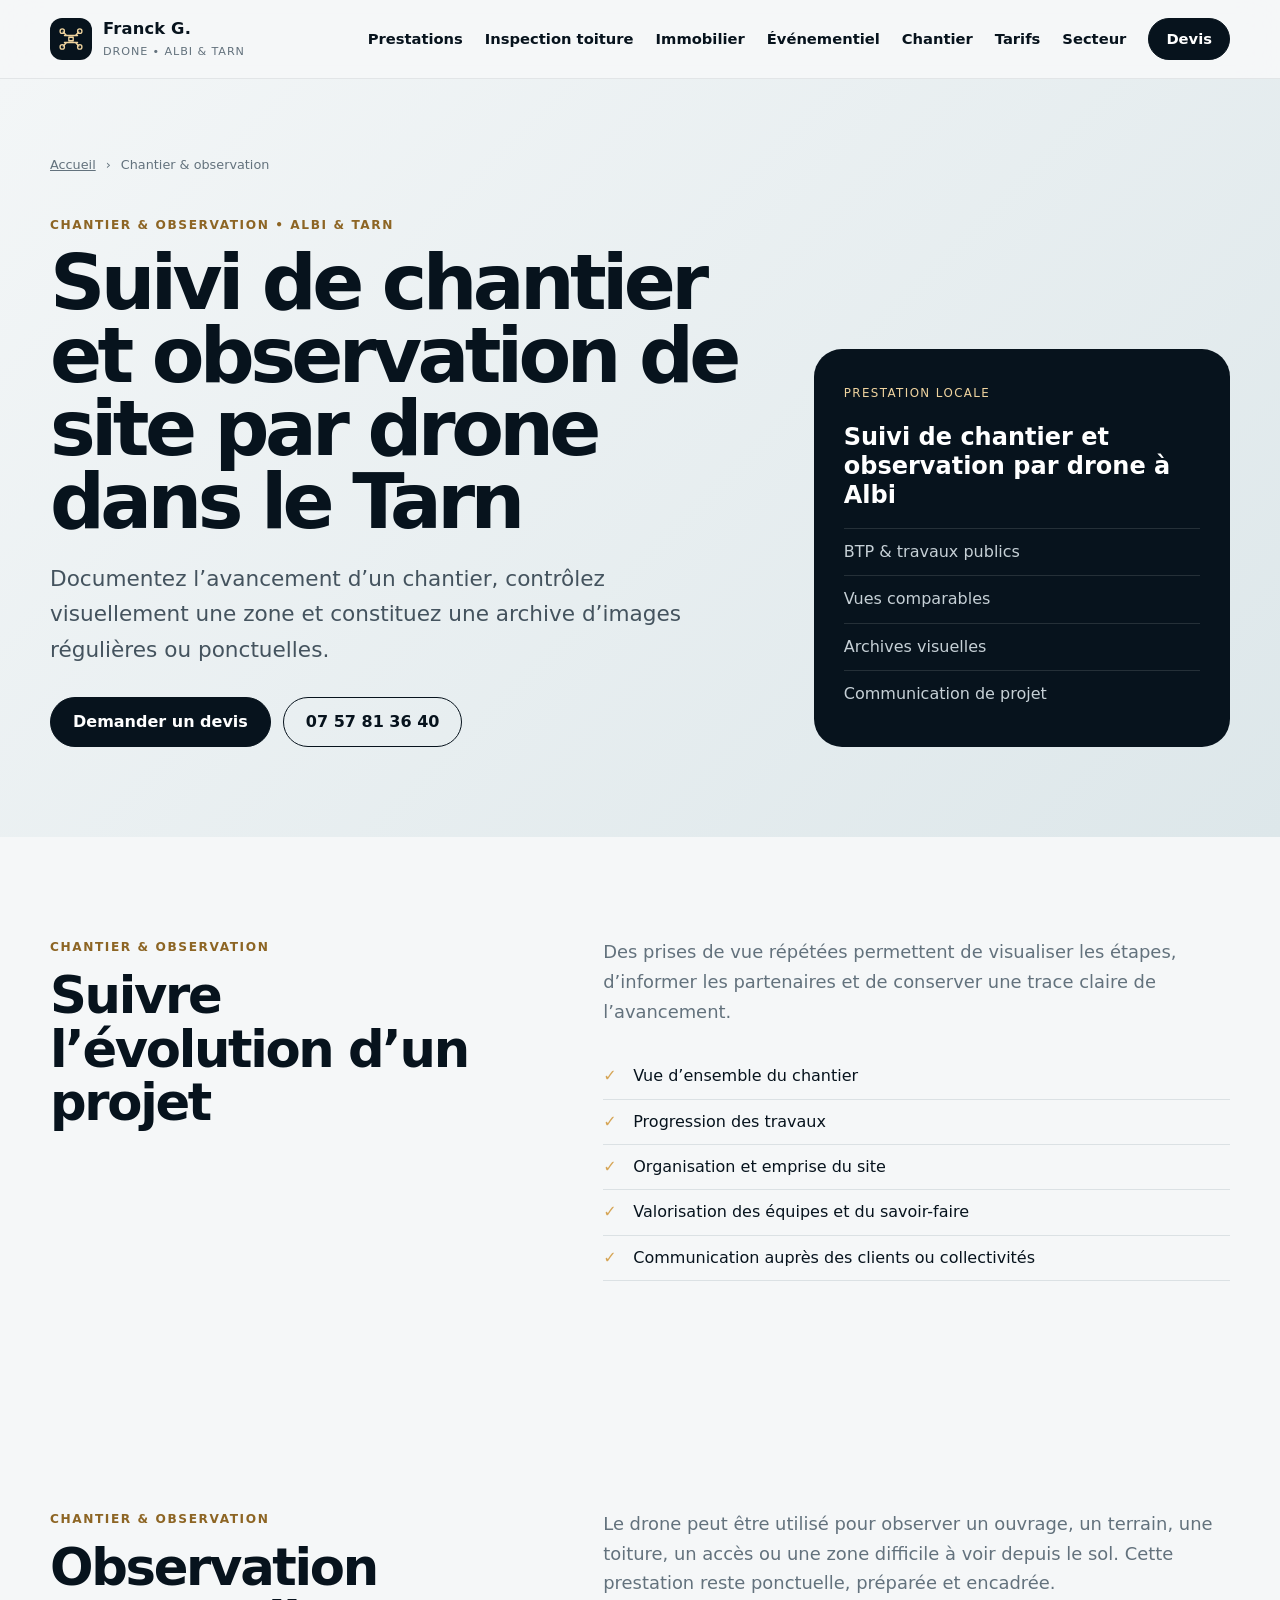
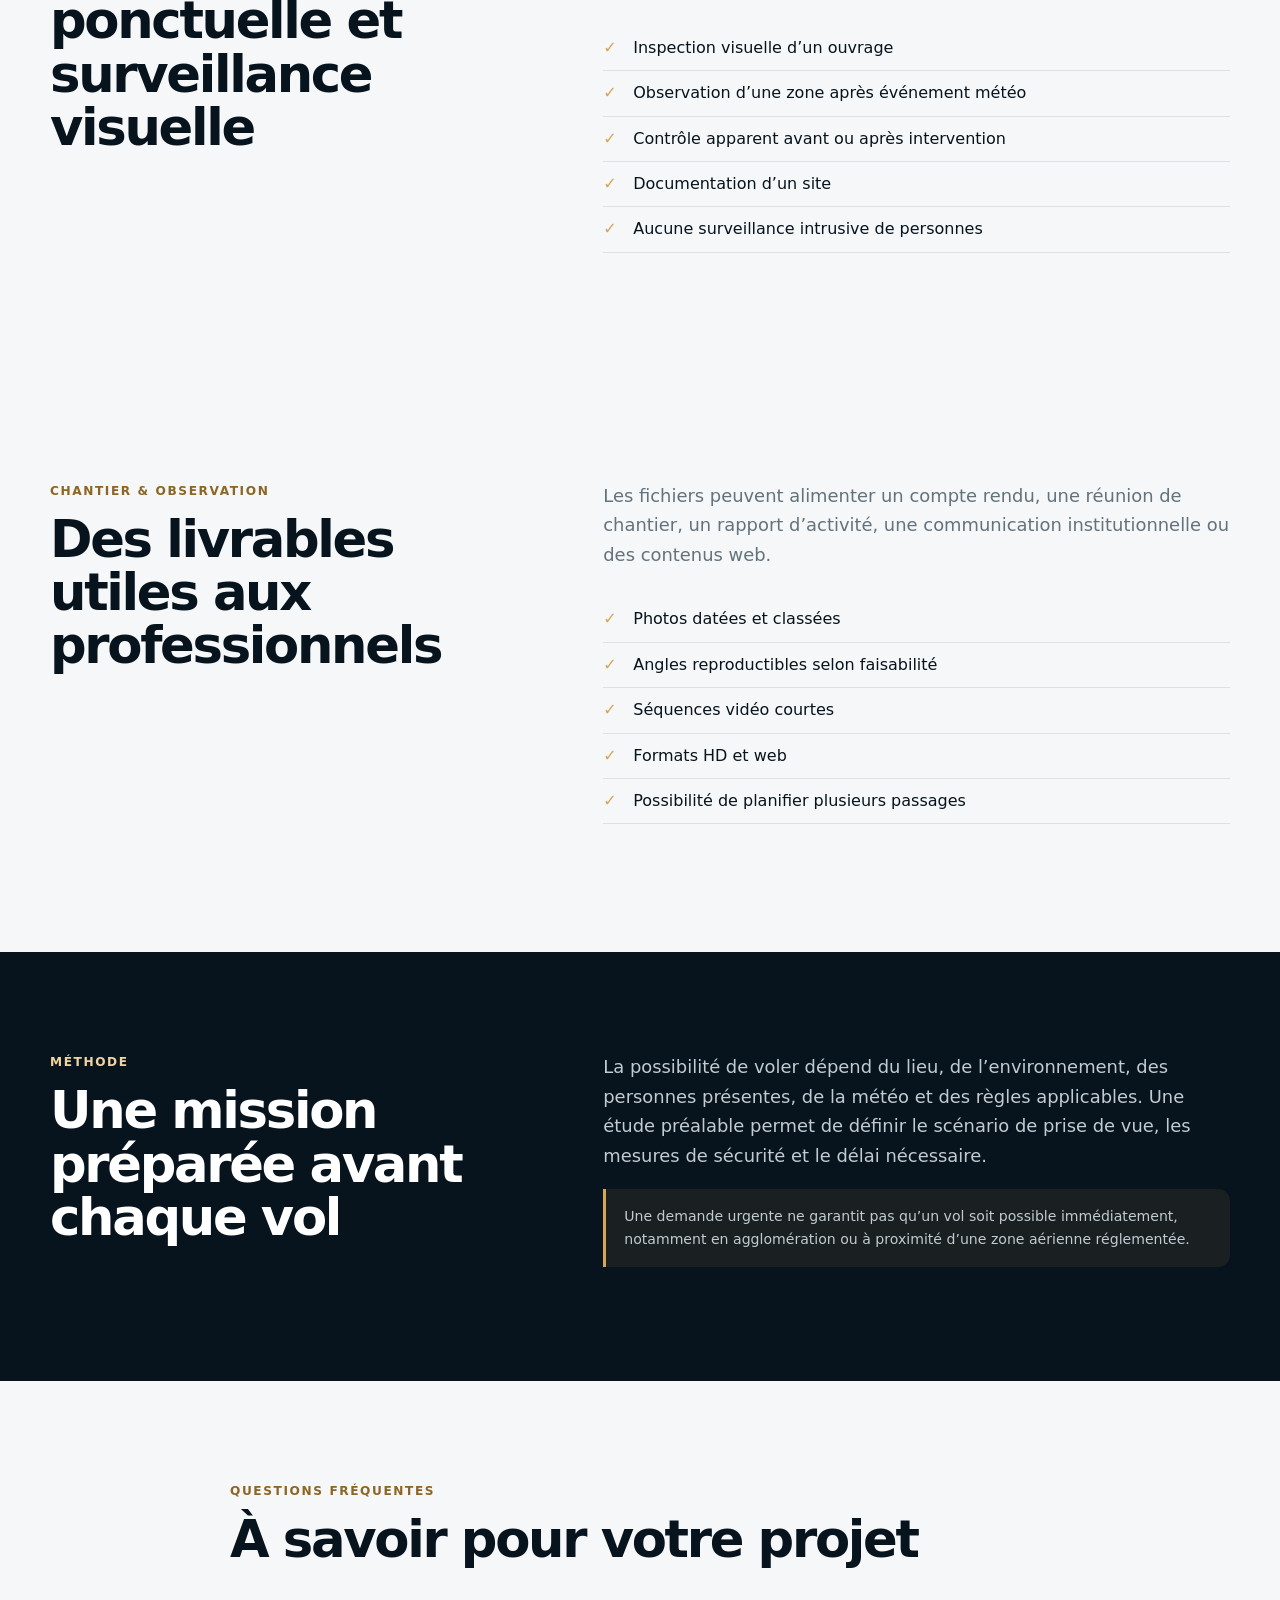
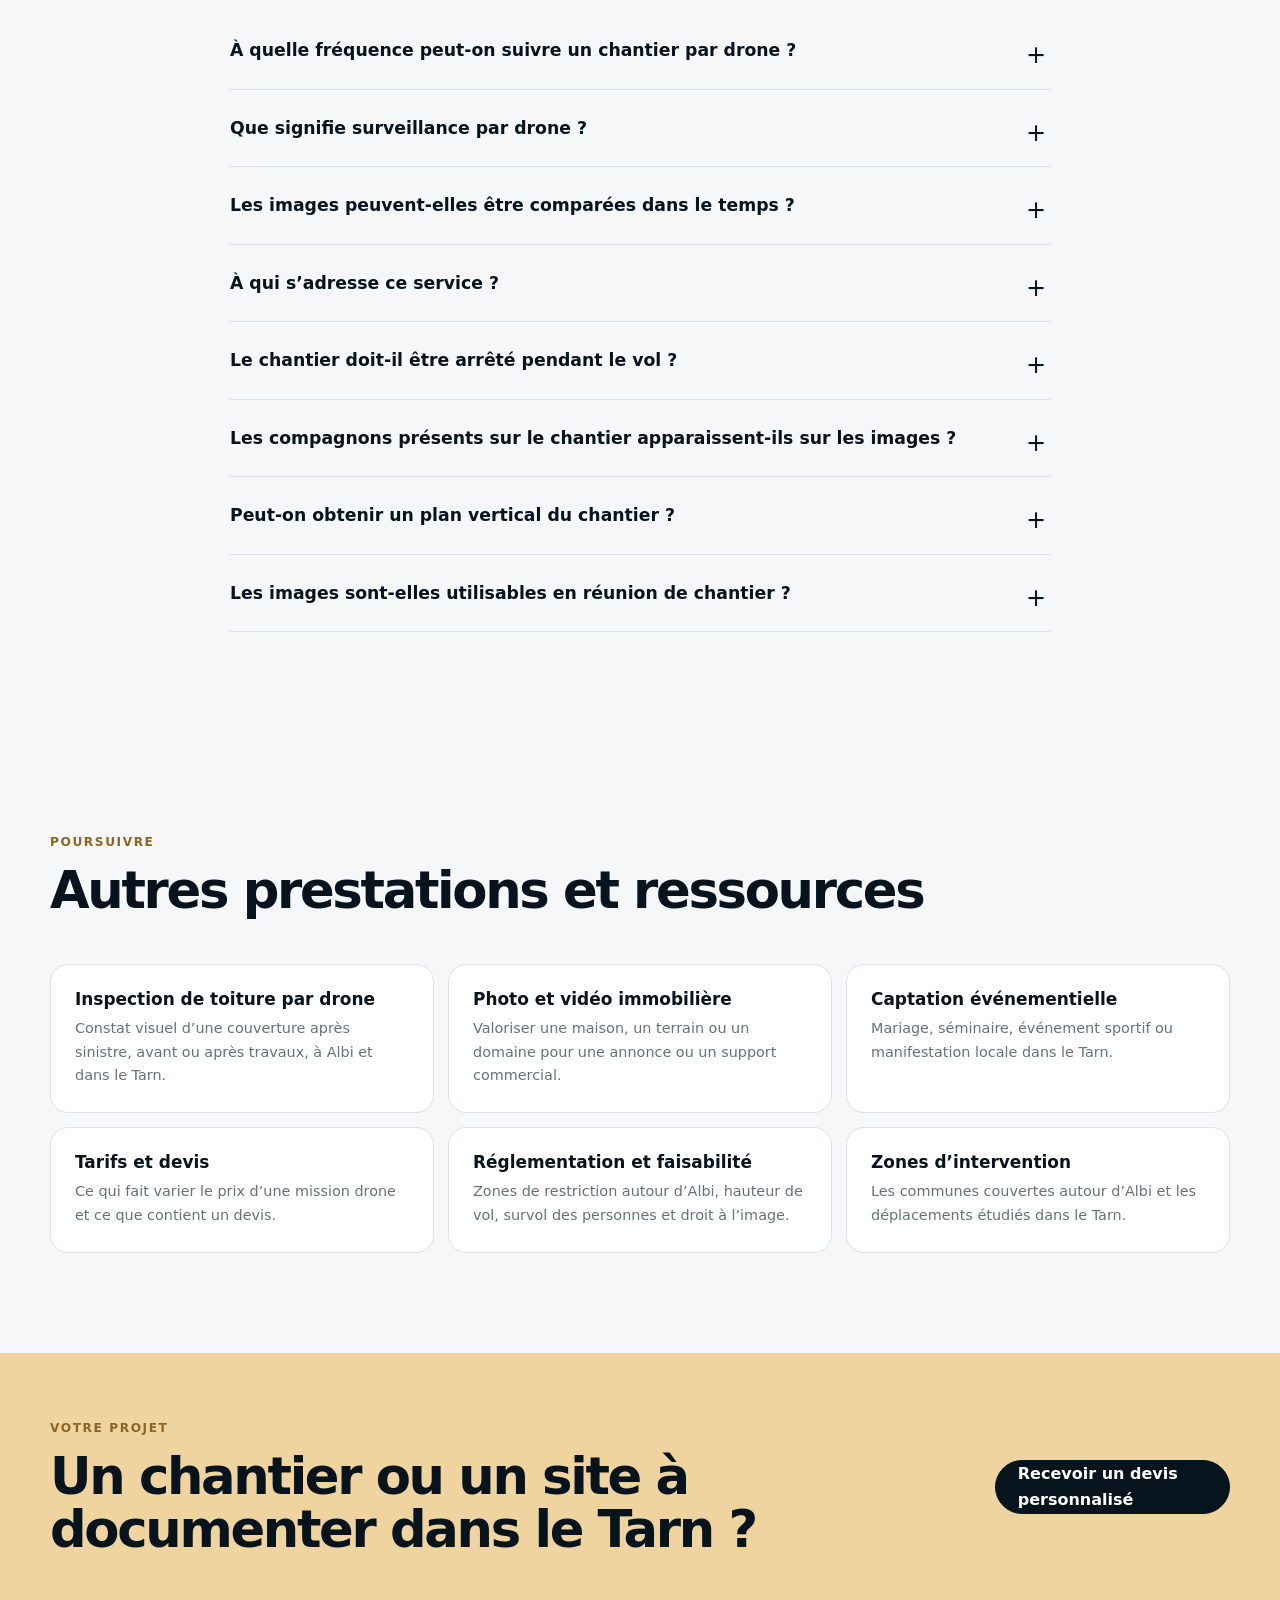
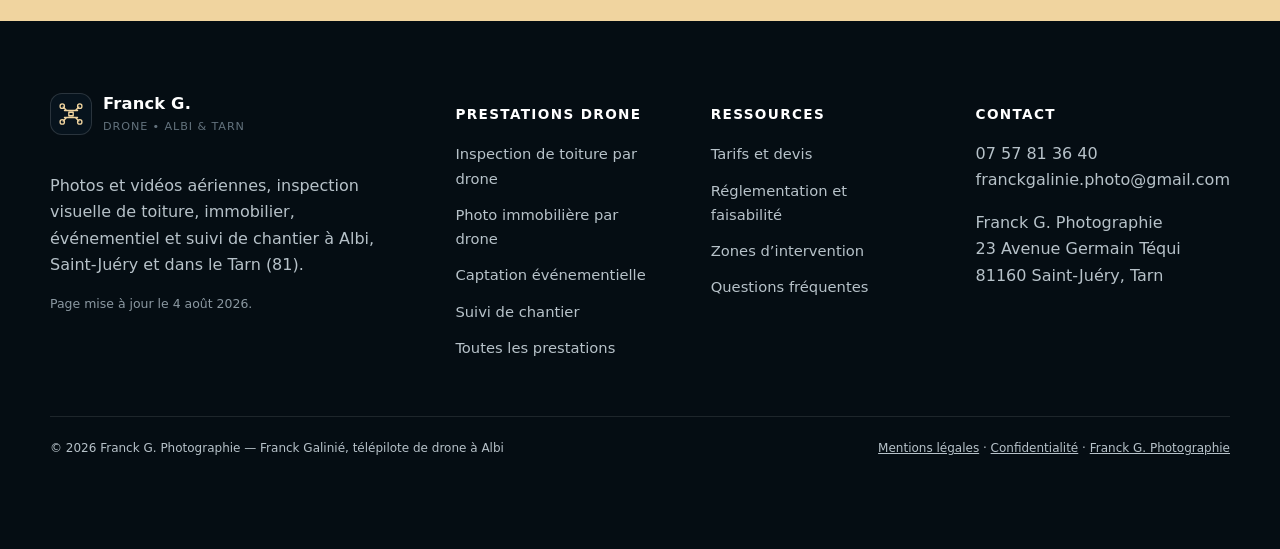
<file: suivi-chantier-surveillance-drone-tarn.html>
<!doctype html>
<html lang="fr">
<head>
  <meta charset="utf-8">
  <meta name="viewport" content="width=device-width, initial-scale=1">
  <link rel="preconnect" href="https://static.wixstatic.com" crossorigin>
  <link rel="dns-prefetch" href="//static.wixstatic.com">
  <title>Suivi de chantier par drone dans le Tarn et à Albi (81)</title>
  <meta name="description" content="Suivi de chantier par drone dans le Tarn : vues d’ensemble régulières, angles reproductibles et photos datées pour le BTP et les collectivités. Devis gratuit.">
  <meta name="keywords" content="suivi de chantier drone Tarn, drone BTP Albi, observation de site par drone, photo aérienne chantier 81, drone maître d’œuvre Tarn">
  <meta name="robots" content="index,follow,max-image-preview:large,max-snippet:-1,max-video-preview:-1">
  <meta name="author" content="Franck G. Photographie">
  <meta name="theme-color" content="#07131d">
  <link rel="canonical" href="https://dronetarn.fr/suivi-chantier-surveillance-drone-tarn.html">
  <link rel="alternate" hreflang="fr-FR" href="https://dronetarn.fr/suivi-chantier-surveillance-drone-tarn.html">
  <link rel="alternate" hreflang="x-default" href="https://dronetarn.fr/suivi-chantier-surveillance-drone-tarn.html">
  <meta name="geo.region" content="FR-81">
  <meta name="geo.placename" content="Albi, Saint-Juéry, Tarn, Occitanie">
  <meta name="geo.position" content="43.94851456213975;2.210739448460117">
  <meta name="ICBM" content="43.94851456213975, 2.210739448460117">
  <meta name="format-detection" content="telephone=yes">
  <meta name="rating" content="general">
  <meta name="revisit-after" content="7 days">
  <meta property="og:image:type" content="image/png">
  <meta property="article:modified_time" content="2026-08-04">
  <link rel="icon" href="assets/favicon.svg" type="image/svg+xml">
  <link rel="manifest" href="manifest.webmanifest">
  <meta property="og:type" content="website">
  <meta property="og:locale" content="fr_FR">
  <meta property="og:site_name" content="Franck G. Drone — Albi & Tarn">
  <meta property="og:title" content="Suivi de chantier par drone dans le Tarn et à Albi (81)">
  <meta property="og:description" content="Suivi de chantier par drone dans le Tarn : vues d’ensemble régulières, angles reproductibles et photos datées pour le BTP et les collectivités. Devis gratuit.">
  <meta property="og:url" content="https://dronetarn.fr/suivi-chantier-surveillance-drone-tarn.html">
  <meta property="og:image" content="https://dronetarn.fr/assets/og-image.png">
  <meta property="og:image:width" content="1200">
  <meta property="og:image:height" content="630">
  <meta property="og:image:alt" content="Télépilote drone à Albi et dans le Tarn — Franck G.">
  <meta name="twitter:card" content="summary_large_image">
  <meta name="twitter:title" content="Suivi de chantier par drone dans le Tarn et à Albi (81)">
  <meta name="twitter:description" content="Suivi de chantier par drone dans le Tarn : vues d’ensemble régulières, angles reproductibles et photos datées pour le BTP et les collectivités. Devis gratuit.">
  <meta name="twitter:image" content="https://dronetarn.fr/assets/og-image.png">
  <link rel="stylesheet" href="assets/styles.css">
  <script type="application/ld+json">{
  "@context": "https://schema.org",
  "@graph": [
    {
      "@type": [
        "LocalBusiness",
        "ProfessionalService",
        "PhotographBusiness"
      ],
      "@id": "https://dronetarn.fr/#business",
      "name": "Franck G. Photographie — Prestations drone",
      "legalName": "Franck Galinié — Franck G. Photographie",
      "alternateName": [
        "Franck G. Drone Albi Tarn",
        "Télépilote drone Albi",
        "Photographe drone Albi",
        "Franck G. Drone"
      ],
      "url": "https://dronetarn.fr/",
      "mainEntityOfPage": {
        "@id": "https://dronetarn.fr/#webpage"
      },
      "logo": {
        "@type": "ImageObject",
        "@id": "https://dronetarn.fr/#logo",
        "url": "https://dronetarn.fr/assets/favicon.svg",
        "contentUrl": "https://dronetarn.fr/assets/favicon.svg",
        "caption": "Franck G. Drone — Albi & Tarn"
      },
      "image": [
        "https://dronetarn.fr/assets/og-image.png",
        "https://static.wixstatic.com/media/778cd0_7bb19a5117dd442d9610a43f3379fa1d~mv2.jpg/v1/fill/w_1200,h_900,al_c,q_85,enc_auto/778cd0_7bb19a5117dd442d9610a43f3379fa1d~mv2.jpg",
        "https://static.wixstatic.com/media/778cd0_fd57e9e9a5d241f4ba4f88d41efa723c~mv2.jpg/v1/fill/w_1200,h_900,al_c,q_85,enc_auto/778cd0_fd57e9e9a5d241f4ba4f88d41efa723c~mv2.jpg"
      ],
      "photo": "https://dronetarn.fr/assets/og-image.png",
      "telephone": "+33757813640",
      "email": "franckgalinie.photo@gmail.com",
      "priceRange": "€€",
      "currenciesAccepted": "EUR",
      "slogan": "Des images aériennes utiles, précises et impactantes.",
      "description": "Télépilote de drone professionnel basé à Saint-Juéry, à côté d’Albi (Tarn, Occitanie) : inspection visuelle de toiture, photo et vidéo immobilière, événementiel, suivi de chantier, patrimoine et communication par drone.",
      "disambiguatingDescription": "Prestataire indépendant de prises de vue aériennes par drone dans l’agglomération albigeoise et le département du Tarn (81). Inspection visuelle sans thermographie, devis sur étude de faisabilité.",
      "address": {
        "@type": "PostalAddress",
        "streetAddress": "23 Avenue Germain Téqui",
        "postalCode": "81160",
        "addressLocality": "Saint-Juéry",
        "addressRegion": "Occitanie",
        "addressCountry": "FR"
      },
      "geo": {
        "@type": "GeoCoordinates",
        "latitude": 43.94851456213975,
        "longitude": 2.210739448460117,
        "address": {
          "@id": "https://dronetarn.fr/#address"
        }
      },
      "hasMap": "https://www.google.com/maps/search/?api=1&query=23+Avenue+Germain+T%C3%A9qui+81160+Saint-Ju%C3%A9ry",
      "identifier": {
        "@type": "PropertyValue",
        "name": "SIRET",
        "value": "84798872200017"
      },
      "founder": {
        "@id": "https://dronetarn.fr/#franck-galinie"
      },
      "employee": {
        "@id": "https://dronetarn.fr/#franck-galinie"
      },
      "contactPoint": [
        {
          "@type": "ContactPoint",
          "@id": "https://dronetarn.fr/#contact-devis",
          "contactType": "Demande de devis",
          "telephone": "+33757813640",
          "email": "franckgalinie.photo@gmail.com",
          "availableLanguage": [
            "fr"
          ],
          "areaServed": "FR-81",
          "url": "https://dronetarn.fr/#contact"
        }
      ],
      "areaServed": [
        {
          "@type": "City",
          "name": "Albi",
          "@id": "https://www.wikidata.org/wiki/Q184267"
        },
        {
          "@type": "City",
          "name": "Saint-Juéry"
        },
        {
          "@type": "City",
          "name": "Lescure-d’Albigeois"
        },
        {
          "@type": "City",
          "name": "Arthès"
        },
        {
          "@type": "City",
          "name": "Puygouzon"
        },
        {
          "@type": "City",
          "name": "Marssac-sur-Tarn"
        },
        {
          "@type": "City",
          "name": "Carmaux"
        },
        {
          "@type": "City",
          "name": "Gaillac"
        },
        {
          "@type": "City",
          "name": "Réalmont"
        },
        {
          "@type": "City",
          "name": "Castres"
        },
        {
          "@type": "AdministrativeArea",
          "name": "Tarn",
          "@id": "https://www.wikidata.org/wiki/Q12545"
        },
        {
          "@type": "AdministrativeArea",
          "name": "Occitanie"
        }
      ],
      "serviceArea": {
        "@type": "GeoCircle",
        "geoMidpoint": {
          "@type": "GeoCoordinates",
          "latitude": 43.94851456213975,
          "longitude": 2.210739448460117
        },
        "geoRadius": "60000",
        "description": "Rayon d’intervention habituel autour d’Albi ; au-delà sur devis."
      },
      "knowsLanguage": {
        "@type": "Language",
        "name": "Français",
        "alternateName": "fr"
      },
      "knowsAbout": [
        "Prise de vue aérienne par drone",
        "Inspection visuelle de toiture par drone",
        "Photographie immobilière aérienne",
        "Vidéo événementielle par drone",
        "Suivi de chantier par drone",
        "Photogrammétrie visuelle",
        "Photographie de patrimoine",
        "Réglementation drone catégorie ouverte",
        "Cadrage et post-traitement photo",
        "Communication visuelle des collectivités"
      ],
      "sameAs": [
        "https://www.franckgphotographie.fr/dronetarn",
        "https://www.franckgphotographie.fr",
        "https://www.instagram.com/franck_photographie81/"
      ],
      "hasOfferCatalog": {
        "@type": "OfferCatalog",
        "@id": "https://dronetarn.fr/#catalogue",
        "name": "Prestations drone à Albi et dans le Tarn",
        "itemListElement": [
          {
            "@type": "Offer",
            "position": 1,
            "itemOffered": {
              "@id": "https://dronetarn.fr/inspection-toiture-drone-albi.html#service"
            },
            "priceCurrency": "EUR",
            "availability": "https://schema.org/InStock",
            "url": "https://dronetarn.fr/inspection-toiture-drone-albi.html",
            "areaServed": {
              "@type": "AdministrativeArea",
              "name": "Tarn"
            }
          },
          {
            "@type": "Offer",
            "position": 2,
            "itemOffered": {
              "@id": "https://dronetarn.fr/drone-immobilier-albi.html#service"
            },
            "priceCurrency": "EUR",
            "availability": "https://schema.org/InStock",
            "url": "https://dronetarn.fr/drone-immobilier-albi.html",
            "areaServed": {
              "@type": "AdministrativeArea",
              "name": "Tarn"
            }
          },
          {
            "@type": "Offer",
            "position": 3,
            "itemOffered": {
              "@id": "https://dronetarn.fr/drone-evenementiel-tarn.html#service"
            },
            "priceCurrency": "EUR",
            "availability": "https://schema.org/InStock",
            "url": "https://dronetarn.fr/drone-evenementiel-tarn.html",
            "areaServed": {
              "@type": "AdministrativeArea",
              "name": "Tarn"
            }
          },
          {
            "@type": "Offer",
            "position": 4,
            "itemOffered": {
              "@id": "https://dronetarn.fr/suivi-chantier-surveillance-drone-tarn.html#service"
            },
            "priceCurrency": "EUR",
            "availability": "https://schema.org/InStock",
            "url": "https://dronetarn.fr/suivi-chantier-surveillance-drone-tarn.html",
            "areaServed": {
              "@type": "AdministrativeArea",
              "name": "Tarn"
            }
          },
          {
            "@type": "Offer",
            "position": 5,
            "itemOffered": {
              "@type": "Service",
              "@id": "https://dronetarn.fr/#service-patrimoine",
              "name": "Photo et vidéo aérienne de tourisme et de patrimoine",
              "serviceType": "Prise de vue aérienne de patrimoine",
              "provider": {
                "@id": "https://dronetarn.fr/#business"
              }
            },
            "priceCurrency": "EUR",
            "url": "https://dronetarn.fr/#prestations"
          },
          {
            "@type": "Offer",
            "position": 6,
            "itemOffered": {
              "@type": "Service",
              "@id": "https://dronetarn.fr/#service-communication",
              "name": "Contenus aériens pour la communication professionnelle",
              "serviceType": "Production de visuels par drone",
              "provider": {
                "@id": "https://dronetarn.fr/#business"
              }
            },
            "priceCurrency": "EUR",
            "url": "https://dronetarn.fr/#prestations"
          }
        ]
      },
      "publishingPrinciples": "https://dronetarn.fr/mentions-legales.html",
      "isAccessibleForFree": true
    },
    {
      "@type": "Person",
      "@id": "https://dronetarn.fr/#franck-galinie",
      "name": "Franck Galinié",
      "givenName": "Franck",
      "familyName": "Galinié",
      "jobTitle": [
        "Photographe professionnel",
        "Télépilote de drone"
      ],
      "description": "Photographe professionnel depuis plus de dix ans et télépilote de drone certifié, installé à Saint-Juéry près d’Albi (Tarn).",
      "url": "https://dronetarn.fr/",
      "image": "https://dronetarn.fr/assets/og-image.png",
      "email": "franckgalinie.photo@gmail.com",
      "telephone": "+33757813640",
      "worksFor": {
        "@id": "https://dronetarn.fr/#business"
      },
      "homeLocation": {
        "@type": "Place",
        "name": "Saint-Juéry, Tarn, Occitanie, France"
      },
      "workLocation": {
        "@type": "Place",
        "name": "Albi et département du Tarn (81)"
      },
      "knowsAbout": [
        "Prise de vue aérienne",
        "Inspection visuelle de toiture par drone",
        "Photographie immobilière",
        "Vidéo événementielle",
        "Suivi de chantier par drone",
        "Réglementation des vols de drone"
      ],
      "hasCredential": [
        {
          "@type": "EducationalOccupationalCredential",
          "credentialCategory": "certification",
          "name": "Télépilote de drone — certification enregistrée RS6699",
          "identifier": "RS6699"
        },
        {
          "@type": "EducationalOccupationalCredential",
          "credentialCategory": "certificate",
          "name": "CATS — Certificat d’aptitude théorique de télépilote"
        },
        {
          "@type": "EducationalOccupationalCredential",
          "credentialCategory": "certificate",
          "name": "BAPD — Brevet d’aptitude de pilote de drone"
        }
      ],
      "memberOf": {
        "@type": "Organization",
        "name": "FPDC — Fédération Professionnelle du Drone Civil",
        "url": "https://www.federation-drone.org/"
      },
      "sameAs": [
        "https://www.instagram.com/franck_photographie81/",
        "https://www.franckgphotographie.fr"
      ]
    },
    {
      "@type": "WebSite",
      "@id": "https://dronetarn.fr/#website",
      "url": "https://dronetarn.fr/",
      "name": "Franck G. Drone — Albi & Tarn",
      "alternateName": "Télépilote drone Albi et Tarn",
      "description": "Site des prestations drone de Franck G. Photographie : inspection de toiture, immobilier, événementiel et suivi de chantier à Albi et dans le Tarn.",
      "inLanguage": "fr-FR",
      "publisher": {
        "@id": "https://dronetarn.fr/#business"
      },
      "copyrightHolder": {
        "@id": "https://dronetarn.fr/#business"
      },
      "copyrightYear": 2026,
      "about": {
        "@id": "https://dronetarn.fr/#business"
      },
      "maintainer": {
        "@id": "https://dronetarn.fr/#franck-galinie"
      }
    },
    {
      "@type": "WebPage",
      "@id": "https://dronetarn.fr/suivi-chantier-surveillance-drone-tarn.html#webpage",
      "url": "https://dronetarn.fr/suivi-chantier-surveillance-drone-tarn.html",
      "name": "Suivi de chantier et observation de site par drone dans le Tarn",
      "description": "Suivi de chantier par drone dans le Tarn : vues d’ensemble régulières, observation visuelle de site et archives d’images datées pour le BTP et les collectivités.",
      "inLanguage": "fr-FR",
      "isPartOf": {
        "@id": "https://dronetarn.fr/#website"
      },
      "about": {
        "@id": "https://dronetarn.fr/#business"
      },
      "author": {
        "@id": "https://dronetarn.fr/#franck-galinie"
      },
      "publisher": {
        "@id": "https://dronetarn.fr/#business"
      },
      "datePublished": "2026-07-24",
      "dateModified": "2026-08-04",
      "primaryImageOfPage": {
        "@type": "ImageObject",
        "url": "https://dronetarn.fr/assets/og-image.png"
      },
      "keywords": "suivi de chantier drone Tarn, drone BTP Albi, observation de site par drone, photo aérienne chantier 81",
      "speakable": {
        "@type": "SpeakableSpecification",
        "cssSelector": [
          ".answer-box",
          "h1",
          ".lead"
        ]
      },
      "potentialAction": {
        "@type": "CommunicateAction",
        "name": "Demander un devis drone",
        "target": "https://dronetarn.fr/#contact"
      },
      "breadcrumb": {
        "@id": "https://dronetarn.fr/suivi-chantier-surveillance-drone-tarn.html#breadcrumb"
      },
      "mainEntity": {
        "@id": "https://dronetarn.fr/suivi-chantier-surveillance-drone-tarn.html#service"
      }
    },
    {
      "@type": "BreadcrumbList",
      "@id": "https://dronetarn.fr/suivi-chantier-surveillance-drone-tarn.html#breadcrumb",
      "itemListElement": [
        {
          "@type": "ListItem",
          "position": 1,
          "name": "Accueil",
          "item": "https://dronetarn.fr/"
        },
        {
          "@type": "ListItem",
          "position": 2,
          "name": "Chantier & observation",
          "item": "https://dronetarn.fr/suivi-chantier-surveillance-drone-tarn.html"
        }
      ]
    },
    {
      "@type": "Service",
      "@id": "https://dronetarn.fr/suivi-chantier-surveillance-drone-tarn.html#service",
      "name": "Suivi de chantier et observation par drone dans le Tarn",
      "serviceType": "Suivi de chantier et observation visuelle par drone",
      "description": "Documentation aérienne de l’avancement d’un chantier et observation visuelle de sites, d’ouvrages et de zones difficiles d’accès dans le Tarn.",
      "provider": {
        "@id": "https://dronetarn.fr/#business"
      },
      "brand": {
        "@id": "https://dronetarn.fr/#business"
      },
      "url": "https://dronetarn.fr/suivi-chantier-surveillance-drone-tarn.html",
      "category": "Prise de vue aérienne par drone",
      "availableChannel": {
        "@type": "ServiceChannel",
        "serviceUrl": "https://dronetarn.fr/#contact",
        "servicePhone": "+33757813640",
        "availableLanguage": "fr",
        "serviceLocation": {
          "@id": "https://dronetarn.fr/#business"
        }
      },
      "areaServed": [
        {
          "@type": "City",
          "name": "Albi"
        },
        {
          "@type": "AdministrativeArea",
          "name": "Tarn"
        },
        {
          "@type": "GeoCircle",
          "geoMidpoint": {
            "@type": "GeoCoordinates",
            "latitude": 43.94851456213975,
            "longitude": 2.210739448460117
          },
          "geoRadius": "60000"
        }
      ],
      "audience": {
        "@type": "Audience",
        "audienceType": "Particuliers, entreprises, artisans, agences immobilières, collectivités et associations du Tarn"
      },
      "offers": {
        "@type": "Offer",
        "priceCurrency": "EUR",
        "priceRange": "€€",
        "availability": "https://schema.org/InStock",
        "url": "https://dronetarn.fr/#contact",
        "areaServed": {
          "@type": "AdministrativeArea",
          "name": "Tarn"
        },
        "seller": {
          "@id": "https://dronetarn.fr/#business"
        },
        "description": "Tarif établi sur devis après étude de faisabilité du site et du vol."
      },
      "alternateName": [
        "Suivi de chantier drone Tarn",
        "Observation de site par drone Albi"
      ],
      "hasOfferCatalog": {
        "@type": "OfferCatalog",
        "name": "Suivi de chantier et observation par drone dans le Tarn",
        "itemListElement": [
          {
            "@type": "Offer",
            "position": 1,
            "itemOffered": {
              "@type": "Service",
              "name": "Vue d’ensemble du chantier"
            }
          },
          {
            "@type": "Offer",
            "position": 2,
            "itemOffered": {
              "@type": "Service",
              "name": "Progression des travaux"
            }
          },
          {
            "@type": "Offer",
            "position": 3,
            "itemOffered": {
              "@type": "Service",
              "name": "Inspection visuelle d’un ouvrage"
            }
          },
          {
            "@type": "Offer",
            "position": 4,
            "itemOffered": {
              "@type": "Service",
              "name": "Documentation d’un site"
            }
          },
          {
            "@type": "Offer",
            "position": 5,
            "itemOffered": {
              "@type": "Service",
              "name": "Communication de projet et rapport d’activité"
            }
          }
        ]
      }
    },
    {
      "@type": "FAQPage",
      "@id": "https://dronetarn.fr/suivi-chantier-surveillance-drone-tarn.html#faq",
      "inLanguage": "fr-FR",
      "isPartOf": {
        "@id": "https://dronetarn.fr/suivi-chantier-surveillance-drone-tarn.html#webpage"
      },
      "mainEntity": [
        {
          "@type": "Question",
          "name": "À quelle fréquence peut-on suivre un chantier par drone ?",
          "acceptedAnswer": {
            "@type": "Answer",
            "text": "La fréquence est définie selon la durée et les étapes du projet : mission unique, passages aux jalons importants ou suivi régulier planifié."
          }
        },
        {
          "@type": "Question",
          "name": "Que signifie surveillance par drone ?",
          "acceptedAnswer": {
            "@type": "Answer",
            "text": "Il s’agit ici d’une observation visuelle ponctuelle ou programmée d’un site, d’un ouvrage ou d’une zone, et non d’une surveillance intrusive ou automatisée de personnes."
          }
        },
        {
          "@type": "Question",
          "name": "Les images peuvent-elles être comparées dans le temps ?",
          "acceptedAnswer": {
            "@type": "Answer",
            "text": "Oui. En préparant des angles et altitudes cohérents, les prises de vue successives facilitent la comparaison de l’avancement."
          }
        },
        {
          "@type": "Question",
          "name": "À qui s’adresse ce service ?",
          "acceptedAnswer": {
            "@type": "Answer",
            "text": "Aux artisans, entreprises du BTP, maîtres d’œuvre, architectes, promoteurs, collectivités, gestionnaires de sites et propriétaires."
          }
        },
        {
          "@type": "Question",
          "name": "Le chantier doit-il être arrêté pendant le vol ?",
          "acceptedAnswer": {
            "@type": "Answer",
            "text": "Pas nécessairement, mais une zone de décollage dégagée et une coordination avec le conducteur de travaux sont indispensables. Certaines phases peuvent demander une interruption ponctuelle par sécurité."
          }
        },
        {
          "@type": "Question",
          "name": "Les compagnons présents sur le chantier apparaissent-ils sur les images ?",
          "acceptedAnswer": {
            "@type": "Answer",
            "text": "Les cadrages privilégient les vues d’ensemble du site. Lorsque des personnes sont identifiables et que les images sont diffusées, leur accord est demandé par l’entreprise."
          }
        },
        {
          "@type": "Question",
          "name": "Peut-on obtenir un plan vertical du chantier ?",
          "acceptedAnswer": {
            "@type": "Answer",
            "text": "Oui, une vue verticale d’ensemble est réalisable et facilite la lecture de l’emprise du site. Il s’agit d’une image d’illustration et non d’un relevé topographique certifié."
          }
        },
        {
          "@type": "Question",
          "name": "Les images sont-elles utilisables en réunion de chantier ?",
          "acceptedAnswer": {
            "@type": "Answer",
            "text": "Oui. Les fichiers sont classés et datés pour être intégrés à un compte rendu, à une présentation ou à un rapport d’avancement."
          }
        }
      ]
    }
  ]
}</script>
</head>
<body>
<a class="skip-link" href="#contenu">Aller au contenu</a><header class="site-header">
<nav class="site-nav" aria-label="Navigation principale">
  <a class="brand" href="index.html" aria-label="Franck G. Drone — Accueil">
    <span class="brand-mark" aria-hidden="true">
      <svg viewBox="0 0 64 64" role="img"><path d="M17 24h30M22 24l-8-8M42 24l8-8M17 40h30M22 40l-8 8M42 40l8 8M27 28h10v8H27z"/><circle cx="12" cy="14" r="5"/><circle cx="52" cy="14" r="5"/><circle cx="12" cy="50" r="5"/><circle cx="52" cy="50" r="5"/></svg>
    </span>
    <span><strong>Franck G.</strong><small>Drone • Albi & Tarn</small></span>
  </a>
  <button class="nav-toggle" type="button" aria-expanded="false" aria-controls="nav-links"><span></span><span></span><span></span><span class="sr-only">Ouvrir le menu</span></button>
  <div class="nav-links" id="nav-links">
    <a href="index.html#prestations">Prestations</a>
    <a href="inspection-toiture-drone-albi.html">Inspection toiture</a>
    <a href="drone-immobilier-albi.html">Immobilier</a>
    <a href="drone-evenementiel-tarn.html">Événementiel</a>
    <a href="suivi-chantier-surveillance-drone-tarn.html">Chantier</a>
    <a href="tarifs-devis-drone-albi.html">Tarifs</a>
    <a href="zones-intervention.html">Secteur</a>
    <a class="btn btn-small" href="index.html#contact">Devis</a>
  </div>
</nav></header>
<main id="contenu">
<section class="page-hero"><div class="container page-hero-grid"><div><nav class="breadcrumb" aria-label="Fil d’Ariane"><a href="index.html">Accueil</a><span>›</span><span>Chantier & observation</span></nav><p class="eyebrow">Chantier & observation • Albi & Tarn</p><h1>Suivi de chantier et observation de site par drone dans le Tarn</h1><p class="lead">Documentez l’avancement d’un chantier, contrôlez visuellement une zone et constituez une archive d’images régulières ou ponctuelles.</p><div class="hero-actions"><a class="btn" href="index.html#contact">Demander un devis</a><a class="btn btn-ghost" href="tel:+33757813640">07 57 81 36 40</a></div></div><div class="page-hero-panel"><span>Prestation locale</span><strong>Suivi de chantier et observation par drone à Albi</strong><ul><li>BTP & travaux publics</li><li>Vues comparables</li><li>Archives visuelles</li><li>Communication de projet</li></ul></div></div></section>
<section class="section"><div class="container content-two-col"><div><p class="eyebrow">Chantier & observation</p><h2>Suivre l’évolution d’un projet</h2></div><div><p>Des prises de vue répétées permettent de visualiser les étapes, d’informer les partenaires et de conserver une trace claire de l’avancement.</p><ul class="check-list"><li>Vue d’ensemble du chantier</li><li>Progression des travaux</li><li>Organisation et emprise du site</li><li>Valorisation des équipes et du savoir-faire</li><li>Communication auprès des clients ou collectivités</li></ul></div></div></section><section class="section"><div class="container content-two-col"><div><p class="eyebrow">Chantier & observation</p><h2>Observation ponctuelle et surveillance visuelle</h2></div><div><p>Le drone peut être utilisé pour observer un ouvrage, un terrain, une toiture, un accès ou une zone difficile à voir depuis le sol. Cette prestation reste ponctuelle, préparée et encadrée.</p><ul class="check-list"><li>Inspection visuelle d’un ouvrage</li><li>Observation d’une zone après événement météo</li><li>Contrôle apparent avant ou après intervention</li><li>Documentation d’un site</li><li>Aucune surveillance intrusive de personnes</li></ul></div></div></section><section class="section"><div class="container content-two-col"><div><p class="eyebrow">Chantier & observation</p><h2>Des livrables utiles aux professionnels</h2></div><div><p>Les fichiers peuvent alimenter un compte rendu, une réunion de chantier, un rapport d’activité, une communication institutionnelle ou des contenus web.</p><ul class="check-list"><li>Photos datées et classées</li><li>Angles reproductibles selon faisabilité</li><li>Séquences vidéo courtes</li><li>Formats HD et web</li><li>Possibilité de planifier plusieurs passages</li></ul></div></div></section>
<section class="section section-dark"><div class="container content-two-col"><div><p class="eyebrow">Méthode</p><h2>Une mission préparée avant chaque vol</h2></div><div><p>La possibilité de voler dépend du lieu, de l’environnement, des personnes présentes, de la météo et des règles applicables. Une étude préalable permet de définir le scénario de prise de vue, les mesures de sécurité et le délai nécessaire.</p><p class="notice">Une demande urgente ne garantit pas qu’un vol soit possible immédiatement, notamment en agglomération ou à proximité d’une zone aérienne réglementée.</p></div></div></section>
<section class="section faq-section"><div class="container narrow"><div class="section-heading"><div><p class="eyebrow">Questions fréquentes</p><h2>À savoir pour votre projet</h2></div></div><div class="faq-list">
<details><summary>À quelle fréquence peut-on suivre un chantier par drone ?</summary><p>La fréquence est définie selon la durée et les étapes du projet : mission unique, passages aux jalons importants ou suivi régulier planifié.</p></details>
<details><summary>Que signifie surveillance par drone ?</summary><p>Il s’agit ici d’une observation visuelle ponctuelle ou programmée d’un site, d’un ouvrage ou d’une zone, et non d’une surveillance intrusive ou automatisée de personnes.</p></details>
<details><summary>Les images peuvent-elles être comparées dans le temps ?</summary><p>Oui. En préparant des angles et altitudes cohérents, les prises de vue successives facilitent la comparaison de l’avancement.</p></details>
<details><summary>À qui s’adresse ce service ?</summary><p>Aux artisans, entreprises du BTP, maîtres d’œuvre, architectes, promoteurs, collectivités, gestionnaires de sites et propriétaires.</p></details>
<details><summary>Le chantier doit-il être arrêté pendant le vol ?</summary><p>Pas nécessairement, mais une zone de décollage dégagée et une coordination avec le conducteur de travaux sont indispensables. Certaines phases peuvent demander une interruption ponctuelle par sécurité. <a href="reglementation-drone-albi-tarn.html">Voir les règles de sécurité au sol</a>.</p></details>
<details><summary>Les compagnons présents sur le chantier apparaissent-ils sur les images ?</summary><p>Les cadrages privilégient les vues d’ensemble du site. Lorsque des personnes sont identifiables et que les images sont diffusées, leur accord est demandé par l’entreprise.</p></details>
<details><summary>Peut-on obtenir un plan vertical du chantier ?</summary><p>Oui, une vue verticale d’ensemble est réalisable et facilite la lecture de l’emprise du site. Il s’agit d’une image d’illustration et non d’un relevé topographique certifié.</p></details>
<details><summary>Les images sont-elles utilisables en réunion de chantier ?</summary><p>Oui. Les fichiers sont classés et datés pour être intégrés à un compte rendu, à une présentation ou à un rapport d’avancement. <a href="tarifs-devis-drone-albi.html">Voir la tarification d’un suivi planifié</a>.</p></details>
</div></div></section>
<section class="section"><div class="container">
<div class="section-heading"><div><p class="eyebrow">Poursuivre</p><h2>Autres prestations et ressources</h2></div></div>
<div class="related-grid">
<a class="related-card" href="inspection-toiture-drone-albi.html"><strong>Inspection de toiture par drone</strong><span>Constat visuel d’une couverture après sinistre, avant ou après travaux, à Albi et dans le Tarn.</span></a>
<a class="related-card" href="drone-immobilier-albi.html"><strong>Photo et vidéo immobilière</strong><span>Valoriser une maison, un terrain ou un domaine pour une annonce ou un support commercial.</span></a>
<a class="related-card" href="drone-evenementiel-tarn.html"><strong>Captation événementielle</strong><span>Mariage, séminaire, événement sportif ou manifestation locale dans le Tarn.</span></a>
<a class="related-card" href="tarifs-devis-drone-albi.html"><strong>Tarifs et devis</strong><span>Ce qui fait varier le prix d’une mission drone et ce que contient un devis.</span></a>
<a class="related-card" href="reglementation-drone-albi-tarn.html"><strong>Réglementation et faisabilité</strong><span>Zones de restriction autour d’Albi, hauteur de vol, survol des personnes et droit à l’image.</span></a>
<a class="related-card" href="zones-intervention.html"><strong>Zones d’intervention</strong><span>Les communes couvertes autour d’Albi et les déplacements étudiés dans le Tarn.</span></a>
</div>
</div></section>
<section class="section mini-cta"><div class="container"><div><p class="eyebrow">Votre projet</p><h2>Un chantier ou un site à documenter dans le Tarn ?</h2></div><a class="btn" href="index.html#contact">Recevoir un devis personnalisé</a></div></section>
</main>
<footer class="site-footer">
  <div class="container footer-grid">
    <div>
      <a class="brand footer-brand" href="index.html"><span class="brand-mark" aria-hidden="true"><svg viewBox="0 0 64 64"><path d="M17 24h30M22 24l-8-8M42 24l8-8M17 40h30M22 40l-8 8M42 40l8 8M27 28h10v8H27z"/><circle cx="12" cy="14" r="5"/><circle cx="52" cy="14" r="5"/><circle cx="12" cy="50" r="5"/><circle cx="52" cy="50" r="5"/></svg></span><span><strong>Franck G.</strong><small>Drone • Albi &amp; Tarn</small></span></a>
      <p>Photos et vidéos aériennes, inspection visuelle de toiture, immobilier, événementiel et suivi de chantier à Albi, Saint-Juéry et dans le Tarn (81).</p>
      <p class="updated-note">Page mise à jour le <time datetime="2026-08-04">4 août 2026</time>.</p>
    </div>
    <div>
      <h2>Prestations drone</h2>
      <ul class="footer-nav">
        <li><a href="inspection-toiture-drone-albi.html">Inspection de toiture par drone</a></li>
        <li><a href="drone-immobilier-albi.html">Photo immobilière par drone</a></li>
        <li><a href="drone-evenementiel-tarn.html">Captation événementielle</a></li>
        <li><a href="suivi-chantier-surveillance-drone-tarn.html">Suivi de chantier</a></li>
        <li><a href="index.html#prestations">Toutes les prestations</a></li>
      </ul>
    </div>
    <div>
      <h2>Ressources</h2>
      <ul class="footer-nav">
        <li><a href="tarifs-devis-drone-albi.html">Tarifs et devis</a></li>
        <li><a href="reglementation-drone-albi-tarn.html">Réglementation et faisabilité</a></li>
        <li><a href="zones-intervention.html">Zones d’intervention</a></li>
        <li><a href="index.html#faq">Questions fréquentes</a></li>
      </ul>
    </div>
    <div>
      <h2>Contact</h2>
      <p><a href="tel:+33757813640">07 57 81 36 40</a><br><a href="mailto:franckgalinie.photo@gmail.com">franckgalinie.photo@gmail.com</a></p>
      <p>Franck G. Photographie<br>23 Avenue Germain Téqui<br>81160 Saint-Juéry, Tarn</p>
    </div>
  </div>
  <div class="container footer-bottom">
    <span>© 2026 Franck G. Photographie — Franck Galinié, télépilote de drone à Albi</span>
    <span><a href="mentions-legales.html">Mentions légales</a> · <a href="politique-confidentialite.html">Confidentialité</a> · <a href="https://www.franckgphotographie.fr" rel="noopener">Franck G. Photographie</a></span>
  </div>
</footer>
<a class="mobile-call" href="tel:+33757813640" aria-label="Appeler Franck G. Drone">Appeler maintenant</a>
<script src="assets/script.js" defer></script></body></html>
</file>
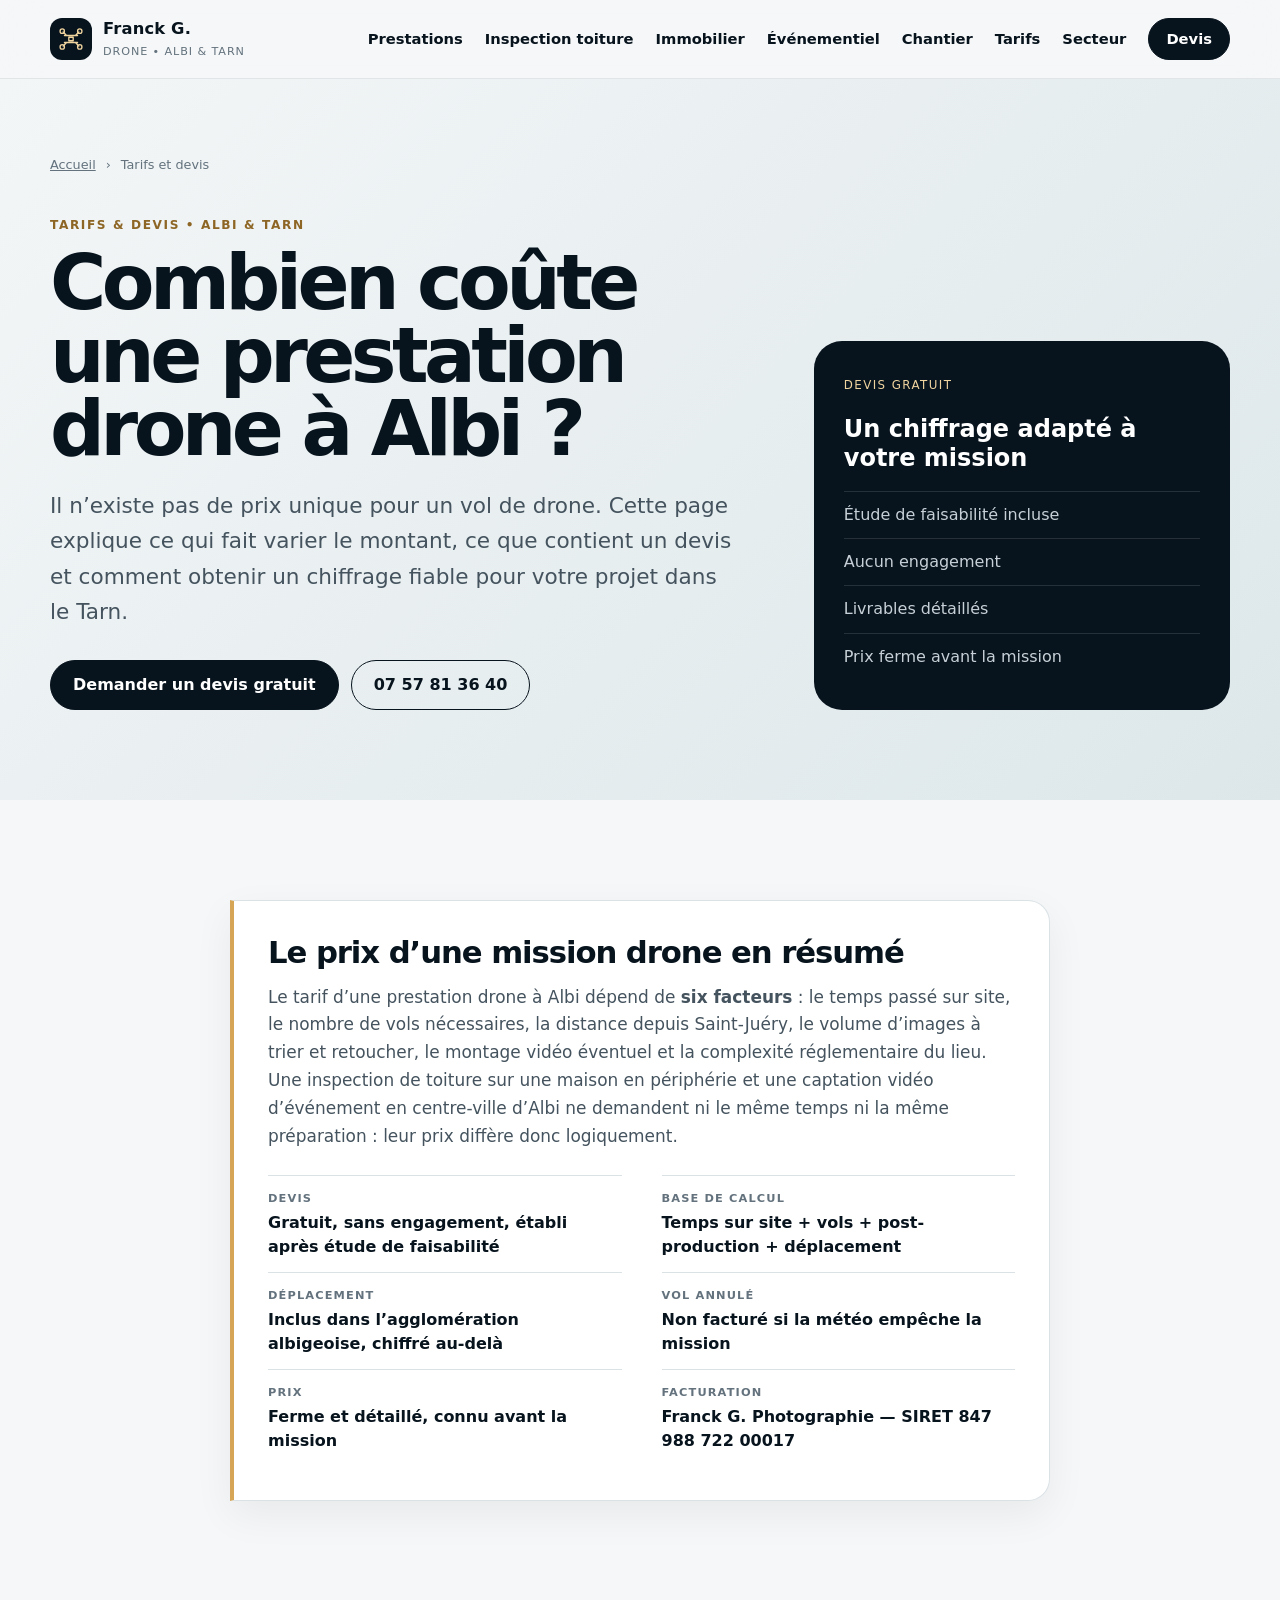
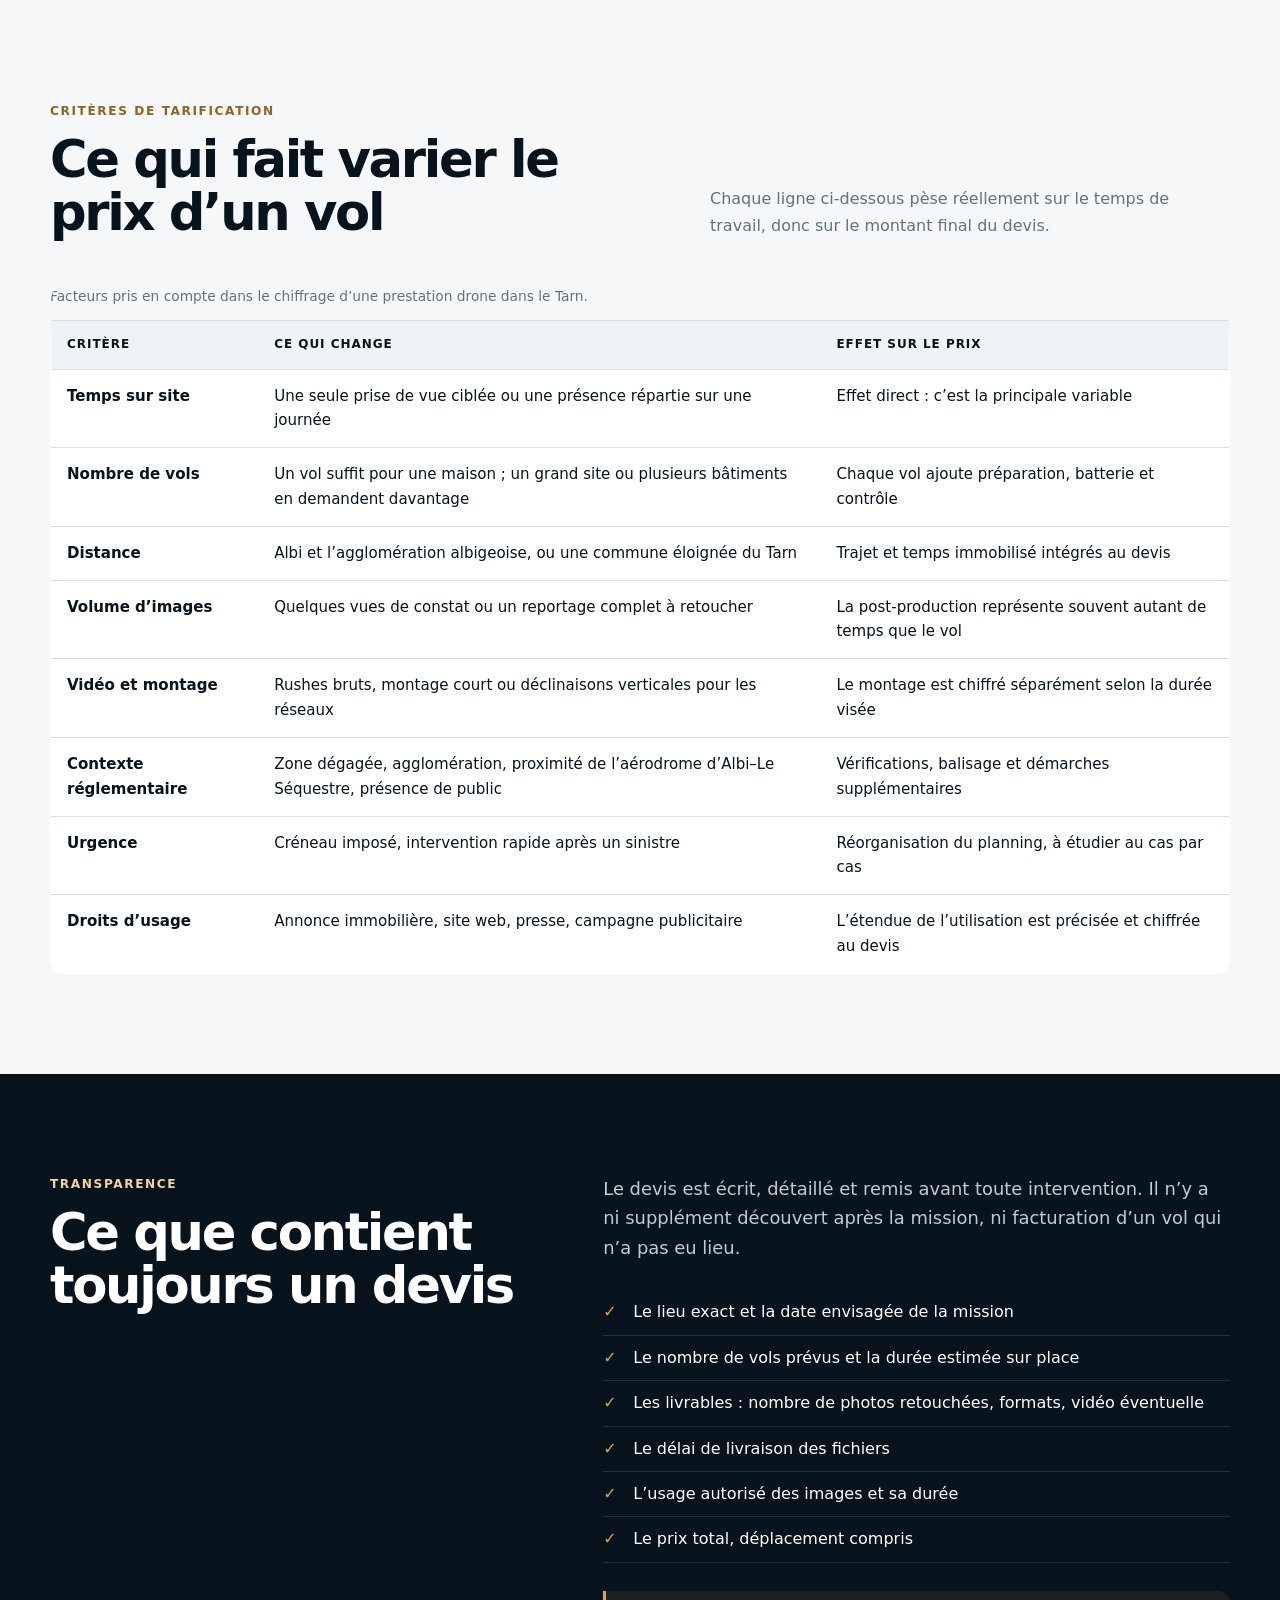
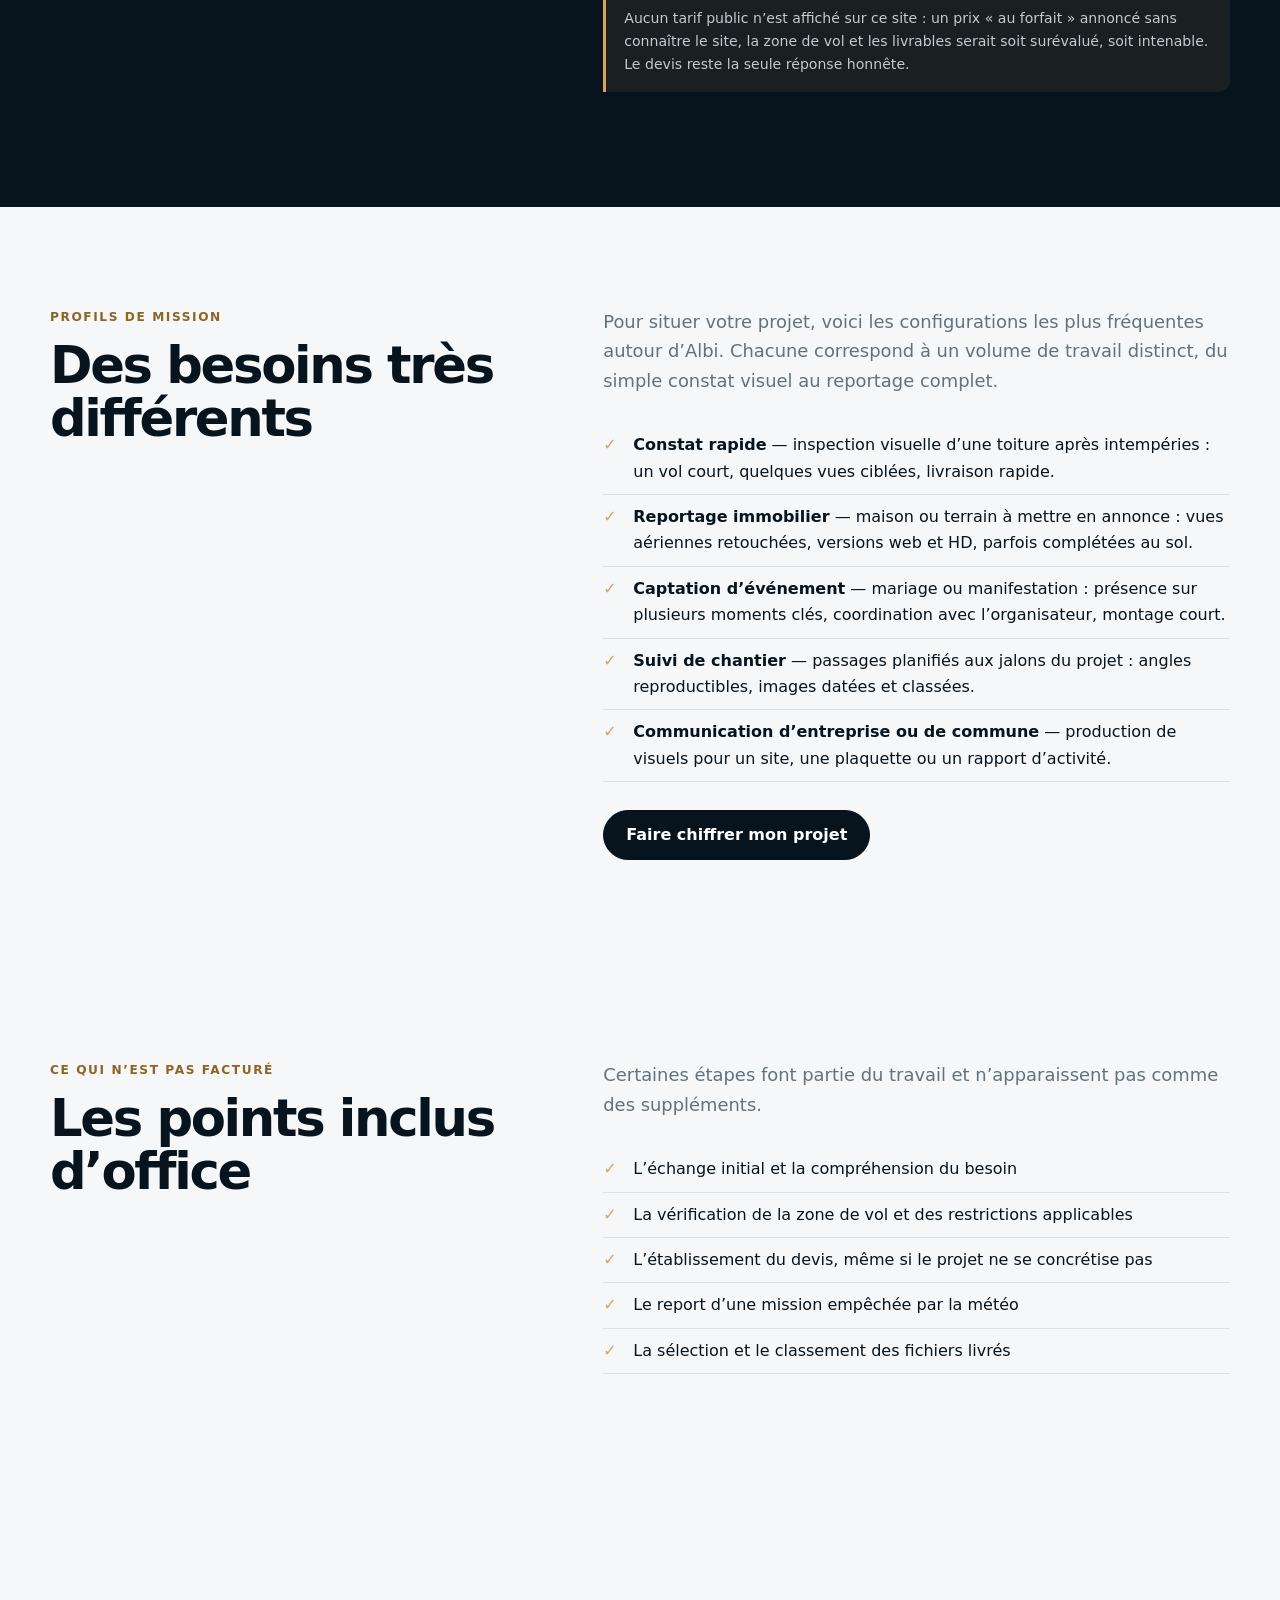
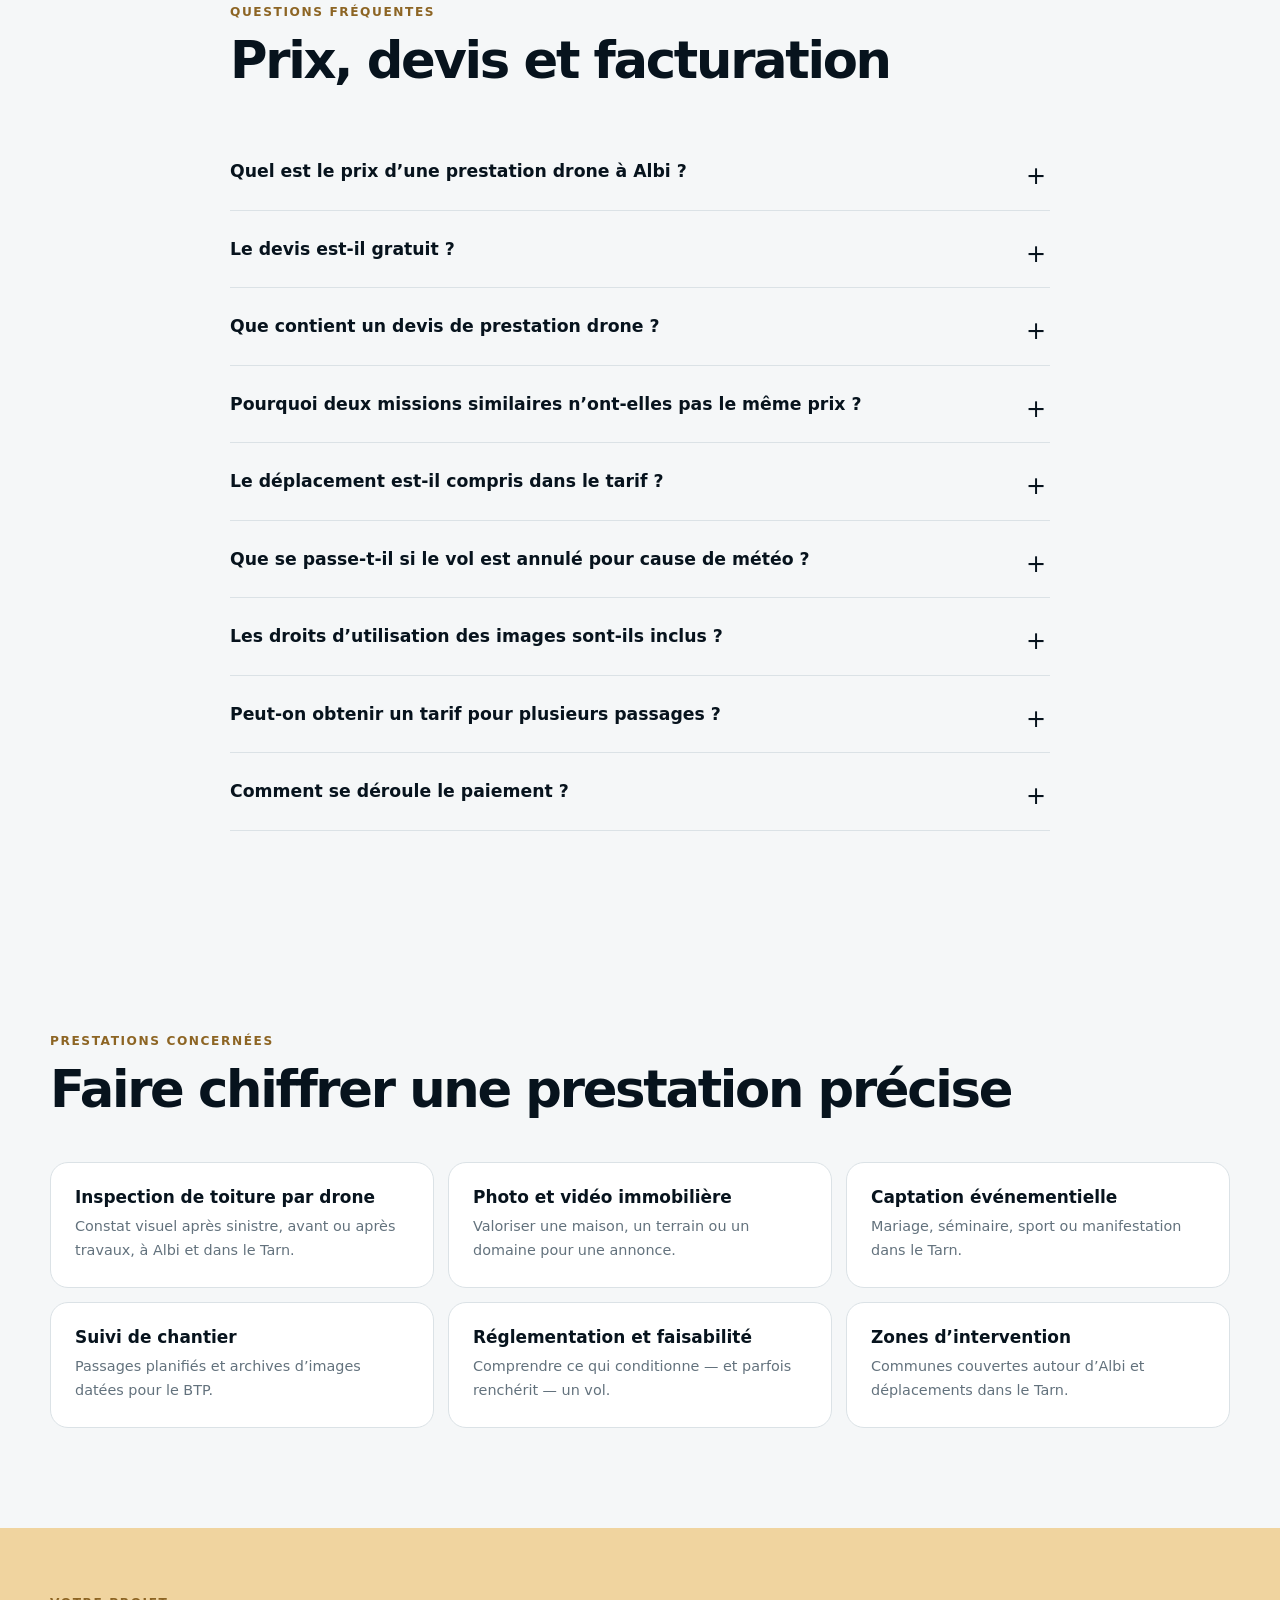
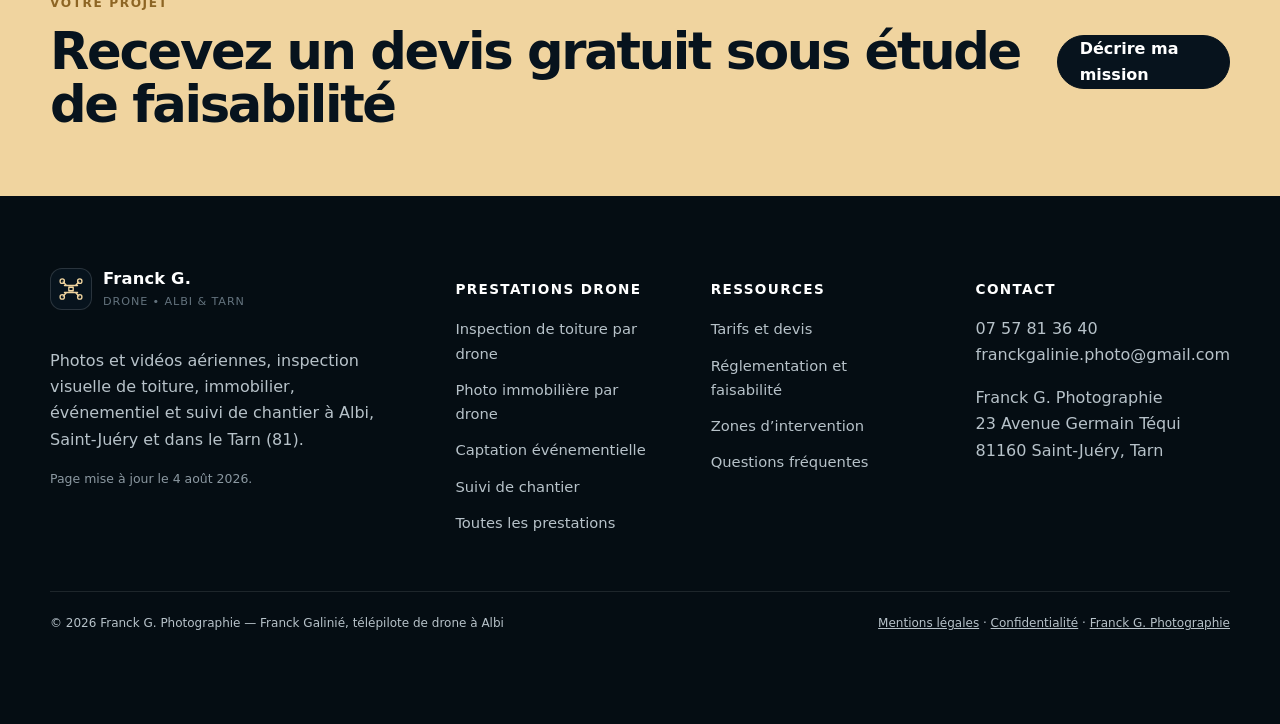
<file: tarifs-devis-drone-albi.html>
<!doctype html>
<html lang="fr">
<head>
  <meta charset="utf-8">
  <meta name="viewport" content="width=device-width, initial-scale=1">
  <link rel="preconnect" href="https://static.wixstatic.com" crossorigin>
  <link rel="dns-prefetch" href="//static.wixstatic.com">
  <title>Tarif drone à Albi : prix et devis d’une mission | Tarn</title>
  <meta name="description" content="Combien coûte une prestation drone à Albi ? Les critères qui font varier le prix, le contenu d’un devis, le déplacement dans le Tarn et les droits d’utilisation des images.">
  <meta name="keywords" content="tarif drone Albi, prix prestation drone Tarn, devis drone Albi, coût photo aérienne, tarif vidéo drone 81">
  <meta name="robots" content="index,follow,max-image-preview:large,max-snippet:-1,max-video-preview:-1">
  <meta name="author" content="Franck G. Photographie">
  <meta name="theme-color" content="#07131d">
  <link rel="canonical" href="https://dronetarn.fr/tarifs-devis-drone-albi.html">
  <link rel="alternate" hreflang="fr-FR" href="https://dronetarn.fr/tarifs-devis-drone-albi.html">
  <link rel="alternate" hreflang="x-default" href="https://dronetarn.fr/tarifs-devis-drone-albi.html">
  <meta name="geo.region" content="FR-81">
  <meta name="geo.placename" content="Albi, Saint-Juéry, Tarn, Occitanie">
  <meta name="geo.position" content="43.94851456213975;2.210739448460117">
  <meta name="ICBM" content="43.94851456213975, 2.210739448460117">
  <meta name="format-detection" content="telephone=yes">
  <meta name="rating" content="general">
  <meta name="revisit-after" content="7 days">
  <meta property="og:image:type" content="image/png">
  <meta property="article:modified_time" content="2026-08-04">
  <link rel="icon" href="assets/favicon.svg" type="image/svg+xml">
  <link rel="manifest" href="manifest.webmanifest">
  <meta property="og:type" content="website">
  <meta property="og:locale" content="fr_FR">
  <meta property="og:site_name" content="Franck G. Drone — Albi & Tarn">
  <meta property="og:title" content="Tarif drone à Albi : prix et devis d’une mission | Tarn">
  <meta property="og:description" content="Combien coûte une prestation drone à Albi ? Les critères qui font varier le prix, le contenu d’un devis, le déplacement dans le Tarn et les droits d’utilisation des images.">
  <meta property="og:url" content="https://dronetarn.fr/tarifs-devis-drone-albi.html">
  <meta property="og:image" content="https://dronetarn.fr/assets/og-image.png">
  <meta property="og:image:width" content="1200">
  <meta property="og:image:height" content="630">
  <meta property="og:image:alt" content="Télépilote drone à Albi et dans le Tarn — Franck G.">
  <meta name="twitter:card" content="summary_large_image">
  <meta name="twitter:title" content="Tarif drone à Albi : prix et devis d’une mission | Tarn">
  <meta name="twitter:description" content="Combien coûte une prestation drone à Albi ? Les critères qui font varier le prix, le contenu d’un devis et les droits d’utilisation des images.">
  <meta name="twitter:image" content="https://dronetarn.fr/assets/og-image.png">
  <link rel="stylesheet" href="assets/styles.css">
  <script type="application/ld+json">{
  "@context": "https://schema.org",
  "@graph": [
    {
      "@type": [
        "LocalBusiness",
        "ProfessionalService",
        "PhotographBusiness"
      ],
      "@id": "https://dronetarn.fr/#business",
      "name": "Franck G. Photographie — Prestations drone",
      "legalName": "Franck Galinié — Franck G. Photographie",
      "alternateName": [
        "Franck G. Drone Albi Tarn",
        "Télépilote drone Albi",
        "Photographe drone Albi",
        "Franck G. Drone"
      ],
      "url": "https://dronetarn.fr/",
      "mainEntityOfPage": {
        "@id": "https://dronetarn.fr/#webpage"
      },
      "logo": {
        "@type": "ImageObject",
        "@id": "https://dronetarn.fr/#logo",
        "url": "https://dronetarn.fr/assets/favicon.svg",
        "contentUrl": "https://dronetarn.fr/assets/favicon.svg",
        "caption": "Franck G. Drone — Albi & Tarn"
      },
      "image": [
        "https://dronetarn.fr/assets/og-image.png",
        "https://static.wixstatic.com/media/778cd0_7bb19a5117dd442d9610a43f3379fa1d~mv2.jpg/v1/fill/w_1200,h_900,al_c,q_85,enc_auto/778cd0_7bb19a5117dd442d9610a43f3379fa1d~mv2.jpg",
        "https://static.wixstatic.com/media/778cd0_fd57e9e9a5d241f4ba4f88d41efa723c~mv2.jpg/v1/fill/w_1200,h_900,al_c,q_85,enc_auto/778cd0_fd57e9e9a5d241f4ba4f88d41efa723c~mv2.jpg"
      ],
      "photo": "https://dronetarn.fr/assets/og-image.png",
      "telephone": "+33757813640",
      "email": "franckgalinie.photo@gmail.com",
      "priceRange": "€€",
      "currenciesAccepted": "EUR",
      "slogan": "Des images aériennes utiles, précises et impactantes.",
      "description": "Télépilote de drone professionnel basé à Saint-Juéry, à côté d’Albi (Tarn, Occitanie) : inspection visuelle de toiture, photo et vidéo immobilière, événementiel, suivi de chantier, patrimoine et communication par drone.",
      "disambiguatingDescription": "Prestataire indépendant de prises de vue aériennes par drone dans l’agglomération albigeoise et le département du Tarn (81). Inspection visuelle sans thermographie, devis sur étude de faisabilité.",
      "address": {
        "@type": "PostalAddress",
        "streetAddress": "23 Avenue Germain Téqui",
        "postalCode": "81160",
        "addressLocality": "Saint-Juéry",
        "addressRegion": "Occitanie",
        "addressCountry": "FR"
      },
      "geo": {
        "@type": "GeoCoordinates",
        "latitude": 43.94851456213975,
        "longitude": 2.210739448460117,
        "address": {
          "@id": "https://dronetarn.fr/#address"
        }
      },
      "hasMap": "https://www.google.com/maps/search/?api=1&query=23+Avenue+Germain+T%C3%A9qui+81160+Saint-Ju%C3%A9ry",
      "identifier": {
        "@type": "PropertyValue",
        "name": "SIRET",
        "value": "84798872200017"
      },
      "founder": {
        "@id": "https://dronetarn.fr/#franck-galinie"
      },
      "employee": {
        "@id": "https://dronetarn.fr/#franck-galinie"
      },
      "contactPoint": [
        {
          "@type": "ContactPoint",
          "@id": "https://dronetarn.fr/#contact-devis",
          "contactType": "Demande de devis",
          "telephone": "+33757813640",
          "email": "franckgalinie.photo@gmail.com",
          "availableLanguage": [
            "fr"
          ],
          "areaServed": "FR-81",
          "url": "https://dronetarn.fr/#contact"
        }
      ],
      "areaServed": [
        {
          "@type": "City",
          "name": "Albi",
          "@id": "https://www.wikidata.org/wiki/Q184267"
        },
        {
          "@type": "City",
          "name": "Saint-Juéry"
        },
        {
          "@type": "City",
          "name": "Lescure-d’Albigeois"
        },
        {
          "@type": "City",
          "name": "Arthès"
        },
        {
          "@type": "City",
          "name": "Puygouzon"
        },
        {
          "@type": "City",
          "name": "Marssac-sur-Tarn"
        },
        {
          "@type": "City",
          "name": "Carmaux"
        },
        {
          "@type": "City",
          "name": "Gaillac"
        },
        {
          "@type": "City",
          "name": "Réalmont"
        },
        {
          "@type": "City",
          "name": "Castres"
        },
        {
          "@type": "AdministrativeArea",
          "name": "Tarn",
          "@id": "https://www.wikidata.org/wiki/Q12545"
        },
        {
          "@type": "AdministrativeArea",
          "name": "Occitanie"
        }
      ],
      "serviceArea": {
        "@type": "GeoCircle",
        "geoMidpoint": {
          "@type": "GeoCoordinates",
          "latitude": 43.94851456213975,
          "longitude": 2.210739448460117
        },
        "geoRadius": "60000",
        "description": "Rayon d’intervention habituel autour d’Albi ; au-delà sur devis."
      },
      "knowsLanguage": {
        "@type": "Language",
        "name": "Français",
        "alternateName": "fr"
      },
      "knowsAbout": [
        "Prise de vue aérienne par drone",
        "Inspection visuelle de toiture par drone",
        "Photographie immobilière aérienne",
        "Vidéo événementielle par drone",
        "Suivi de chantier par drone",
        "Photogrammétrie visuelle",
        "Photographie de patrimoine",
        "Réglementation drone catégorie ouverte",
        "Cadrage et post-traitement photo",
        "Communication visuelle des collectivités"
      ],
      "sameAs": [
        "https://www.franckgphotographie.fr/dronetarn",
        "https://www.franckgphotographie.fr",
        "https://www.instagram.com/franck_photographie81/"
      ],
      "hasOfferCatalog": {
        "@type": "OfferCatalog",
        "@id": "https://dronetarn.fr/#catalogue",
        "name": "Prestations drone à Albi et dans le Tarn",
        "itemListElement": [
          {
            "@type": "Offer",
            "position": 1,
            "itemOffered": {
              "@id": "https://dronetarn.fr/inspection-toiture-drone-albi.html#service"
            },
            "priceCurrency": "EUR",
            "availability": "https://schema.org/InStock",
            "url": "https://dronetarn.fr/inspection-toiture-drone-albi.html",
            "areaServed": {
              "@type": "AdministrativeArea",
              "name": "Tarn"
            }
          },
          {
            "@type": "Offer",
            "position": 2,
            "itemOffered": {
              "@id": "https://dronetarn.fr/drone-immobilier-albi.html#service"
            },
            "priceCurrency": "EUR",
            "availability": "https://schema.org/InStock",
            "url": "https://dronetarn.fr/drone-immobilier-albi.html",
            "areaServed": {
              "@type": "AdministrativeArea",
              "name": "Tarn"
            }
          },
          {
            "@type": "Offer",
            "position": 3,
            "itemOffered": {
              "@id": "https://dronetarn.fr/drone-evenementiel-tarn.html#service"
            },
            "priceCurrency": "EUR",
            "availability": "https://schema.org/InStock",
            "url": "https://dronetarn.fr/drone-evenementiel-tarn.html",
            "areaServed": {
              "@type": "AdministrativeArea",
              "name": "Tarn"
            }
          },
          {
            "@type": "Offer",
            "position": 4,
            "itemOffered": {
              "@id": "https://dronetarn.fr/suivi-chantier-surveillance-drone-tarn.html#service"
            },
            "priceCurrency": "EUR",
            "availability": "https://schema.org/InStock",
            "url": "https://dronetarn.fr/suivi-chantier-surveillance-drone-tarn.html",
            "areaServed": {
              "@type": "AdministrativeArea",
              "name": "Tarn"
            }
          },
          {
            "@type": "Offer",
            "position": 5,
            "itemOffered": {
              "@type": "Service",
              "@id": "https://dronetarn.fr/#service-patrimoine",
              "name": "Photo et vidéo aérienne de tourisme et de patrimoine",
              "serviceType": "Prise de vue aérienne de patrimoine",
              "provider": {
                "@id": "https://dronetarn.fr/#business"
              }
            },
            "priceCurrency": "EUR",
            "url": "https://dronetarn.fr/#prestations"
          },
          {
            "@type": "Offer",
            "position": 6,
            "itemOffered": {
              "@type": "Service",
              "@id": "https://dronetarn.fr/#service-communication",
              "name": "Contenus aériens pour la communication professionnelle",
              "serviceType": "Production de visuels par drone",
              "provider": {
                "@id": "https://dronetarn.fr/#business"
              }
            },
            "priceCurrency": "EUR",
            "url": "https://dronetarn.fr/#prestations"
          }
        ]
      },
      "publishingPrinciples": "https://dronetarn.fr/mentions-legales.html",
      "isAccessibleForFree": true
    },
    {
      "@type": "Person",
      "@id": "https://dronetarn.fr/#franck-galinie",
      "name": "Franck Galinié",
      "givenName": "Franck",
      "familyName": "Galinié",
      "jobTitle": [
        "Photographe professionnel",
        "Télépilote de drone"
      ],
      "description": "Photographe professionnel depuis plus de dix ans et télépilote de drone certifié, installé à Saint-Juéry près d’Albi (Tarn).",
      "url": "https://dronetarn.fr/",
      "image": "https://dronetarn.fr/assets/og-image.png",
      "email": "franckgalinie.photo@gmail.com",
      "telephone": "+33757813640",
      "worksFor": {
        "@id": "https://dronetarn.fr/#business"
      },
      "homeLocation": {
        "@type": "Place",
        "name": "Saint-Juéry, Tarn, Occitanie, France"
      },
      "workLocation": {
        "@type": "Place",
        "name": "Albi et département du Tarn (81)"
      },
      "knowsAbout": [
        "Prise de vue aérienne",
        "Inspection visuelle de toiture par drone",
        "Photographie immobilière",
        "Vidéo événementielle",
        "Suivi de chantier par drone",
        "Réglementation des vols de drone"
      ],
      "hasCredential": [
        {
          "@type": "EducationalOccupationalCredential",
          "credentialCategory": "certification",
          "name": "Télépilote de drone — certification enregistrée RS6699",
          "identifier": "RS6699"
        },
        {
          "@type": "EducationalOccupationalCredential",
          "credentialCategory": "certificate",
          "name": "CATS — Certificat d’aptitude théorique de télépilote"
        },
        {
          "@type": "EducationalOccupationalCredential",
          "credentialCategory": "certificate",
          "name": "BAPD — Brevet d’aptitude de pilote de drone"
        }
      ],
      "memberOf": {
        "@type": "Organization",
        "name": "FPDC — Fédération Professionnelle du Drone Civil",
        "url": "https://www.federation-drone.org/"
      },
      "sameAs": [
        "https://www.instagram.com/franck_photographie81/",
        "https://www.franckgphotographie.fr"
      ]
    },
    {
      "@type": "WebSite",
      "@id": "https://dronetarn.fr/#website",
      "url": "https://dronetarn.fr/",
      "name": "Franck G. Drone — Albi & Tarn",
      "alternateName": "Télépilote drone Albi et Tarn",
      "description": "Site des prestations drone de Franck G. Photographie : inspection de toiture, immobilier, événementiel et suivi de chantier à Albi et dans le Tarn.",
      "inLanguage": "fr-FR",
      "publisher": {
        "@id": "https://dronetarn.fr/#business"
      },
      "copyrightHolder": {
        "@id": "https://dronetarn.fr/#business"
      },
      "copyrightYear": 2026,
      "about": {
        "@id": "https://dronetarn.fr/#business"
      },
      "maintainer": {
        "@id": "https://dronetarn.fr/#franck-galinie"
      }
    },
    {
      "@type": "WebPage",
      "@id": "https://dronetarn.fr/tarifs-devis-drone-albi.html#webpage",
      "url": "https://dronetarn.fr/tarifs-devis-drone-albi.html",
      "name": "Tarifs et devis d’une prestation drone à Albi et dans le Tarn",
      "description": "Comprendre le prix d’une mission drone à Albi : critères de tarification, contenu d’un devis, déplacement, livrables et droits d’utilisation des images.",
      "inLanguage": "fr-FR",
      "isPartOf": {
        "@id": "https://dronetarn.fr/#website"
      },
      "about": {
        "@id": "https://dronetarn.fr/#business"
      },
      "author": {
        "@id": "https://dronetarn.fr/#franck-galinie"
      },
      "publisher": {
        "@id": "https://dronetarn.fr/#business"
      },
      "datePublished": "2026-07-24",
      "dateModified": "2026-08-04",
      "primaryImageOfPage": {
        "@type": "ImageObject",
        "url": "https://dronetarn.fr/assets/og-image.png"
      },
      "keywords": "tarif drone Albi, prix prestation drone Tarn, devis drone Albi, combien coûte un drone photo, tarif photo aérienne 81",
      "speakable": {
        "@type": "SpeakableSpecification",
        "cssSelector": [
          ".answer-box",
          "h1",
          ".lead"
        ]
      },
      "potentialAction": {
        "@type": "CommunicateAction",
        "name": "Demander un devis drone",
        "target": "https://dronetarn.fr/#contact"
      },
      "breadcrumb": {
        "@id": "https://dronetarn.fr/tarifs-devis-drone-albi.html#breadcrumb"
      },
      "mainEntity": {
        "@id": "https://dronetarn.fr/tarifs-devis-drone-albi.html#faq"
      }
    },
    {
      "@type": "BreadcrumbList",
      "@id": "https://dronetarn.fr/tarifs-devis-drone-albi.html#breadcrumb",
      "itemListElement": [
        {
          "@type": "ListItem",
          "position": 1,
          "name": "Accueil",
          "item": "https://dronetarn.fr/"
        },
        {
          "@type": "ListItem",
          "position": 2,
          "name": "Tarifs et devis",
          "item": "https://dronetarn.fr/tarifs-devis-drone-albi.html"
        }
      ]
    },
    {
      "@type": "FAQPage",
      "@id": "https://dronetarn.fr/tarifs-devis-drone-albi.html#faq",
      "inLanguage": "fr-FR",
      "isPartOf": {
        "@id": "https://dronetarn.fr/tarifs-devis-drone-albi.html#webpage"
      },
      "mainEntity": [
        {
          "@type": "Question",
          "name": "Quel est le prix d’une prestation drone à Albi ?",
          "acceptedAnswer": {
            "@type": "Answer",
            "text": "Il n’existe pas de tarif unique. Le prix d’une mission drone dépend du temps passé sur site, du nombre de vols, de la distance depuis Saint-Juéry, du nombre d’images à retoucher, du montage vidéo éventuel et des démarches réglementaires nécessaires. Chaque projet fait l’objet d’un devis gratuit et détaillé."
          }
        },
        {
          "@type": "Question",
          "name": "Le devis est-il gratuit ?",
          "acceptedAnswer": {
            "@type": "Answer",
            "text": "Oui. L’étude de la demande, la vérification de faisabilité et l’établissement du devis sont gratuits et sans engagement."
          }
        },
        {
          "@type": "Question",
          "name": "Que contient un devis de prestation drone ?",
          "acceptedAnswer": {
            "@type": "Answer",
            "text": "Le devis précise le lieu, la date envisagée, le nombre de vols prévus, les livrables (photos retouchées, vidéo, formats), le délai de livraison, les droits d’utilisation des images et le prix total TTC."
          }
        },
        {
          "@type": "Question",
          "name": "Pourquoi deux missions similaires n’ont-elles pas le même prix ?",
          "acceptedAnswer": {
            "@type": "Answer",
            "text": "Parce que le contexte change : un vol en zone dégagée se prépare rapidement, alors qu’un vol en agglomération albigeoise ou près de l’aérodrome d’Albi–Le Séquestre demande des vérifications, un balisage et parfois des démarches supplémentaires."
          }
        },
        {
          "@type": "Question",
          "name": "Le déplacement est-il compris dans le tarif ?",
          "acceptedAnswer": {
            "@type": "Answer",
            "text": "Les interventions dans l’agglomération albigeoise sont intégrées à la prestation. Pour les communes plus éloignées du Tarn, le déplacement est chiffré dans le devis."
          }
        },
        {
          "@type": "Question",
          "name": "Que se passe-t-il si le vol est annulé pour cause de météo ?",
          "acceptedAnswer": {
            "@type": "Answer",
            "text": "Un vol non réalisé n’est pas facturé. Une nouvelle date est convenue ensemble ; seules les prestations effectivement réalisées sont dues."
          }
        },
        {
          "@type": "Question",
          "name": "Les droits d’utilisation des images sont-ils inclus ?",
          "acceptedAnswer": {
            "@type": "Answer",
            "text": "L’usage prévu est précisé au devis : annonce immobilière, site internet, réseaux sociaux, presse ou communication interne. Une utilisation plus large peut être ajoutée à la demande."
          }
        },
        {
          "@type": "Question",
          "name": "Peut-on obtenir un tarif pour plusieurs passages ?",
          "acceptedAnswer": {
            "@type": "Answer",
            "text": "Oui. Un suivi de chantier ou une série de reportages planifiés fait l’objet d’une proposition globale, généralement plus avantageuse qu’une succession de missions isolées."
          }
        },
        {
          "@type": "Question",
          "name": "Comment se déroule le paiement ?",
          "acceptedAnswer": {
            "@type": "Answer",
            "text": "Les modalités figurent sur le devis et la facture émise par l’entreprise individuelle Franck G. Photographie, immatriculée sous le SIRET 847 988 722 00017."
          }
        }
      ]
    }
  ]
}</script>
</head>
<body>
<a class="skip-link" href="#contenu">Aller au contenu</a><header class="site-header">
<nav class="site-nav" aria-label="Navigation principale">
  <a class="brand" href="index.html" aria-label="Franck G. Drone — Accueil">
    <span class="brand-mark" aria-hidden="true">
      <svg viewBox="0 0 64 64" role="img"><path d="M17 24h30M22 24l-8-8M42 24l8-8M17 40h30M22 40l-8 8M42 40l8 8M27 28h10v8H27z"/><circle cx="12" cy="14" r="5"/><circle cx="52" cy="14" r="5"/><circle cx="12" cy="50" r="5"/><circle cx="52" cy="50" r="5"/></svg>
    </span>
    <span><strong>Franck G.</strong><small>Drone • Albi & Tarn</small></span>
  </a>
  <button class="nav-toggle" type="button" aria-expanded="false" aria-controls="nav-links"><span></span><span></span><span></span><span class="sr-only">Ouvrir le menu</span></button>
  <div class="nav-links" id="nav-links">
    <a href="index.html#prestations">Prestations</a>
    <a href="inspection-toiture-drone-albi.html">Inspection toiture</a>
    <a href="drone-immobilier-albi.html">Immobilier</a>
    <a href="drone-evenementiel-tarn.html">Événementiel</a>
    <a href="suivi-chantier-surveillance-drone-tarn.html">Chantier</a>
    <a href="tarifs-devis-drone-albi.html" aria-current="page">Tarifs</a>
    <a href="zones-intervention.html">Secteur</a>
    <a class="btn btn-small" href="index.html#contact">Devis</a>
  </div>
</nav></header>
<main id="contenu">
<section class="page-hero"><div class="container page-hero-grid"><div><nav class="breadcrumb" aria-label="Fil d’Ariane"><a href="index.html">Accueil</a><span>›</span><span>Tarifs et devis</span></nav><p class="eyebrow">Tarifs &amp; devis • Albi &amp; Tarn</p><h1>Combien coûte une prestation drone à Albi&nbsp;?</h1><p class="lead">Il n’existe pas de prix unique pour un vol de drone. Cette page explique ce qui fait varier le montant, ce que contient un devis et comment obtenir un chiffrage fiable pour votre projet dans le Tarn.</p><div class="hero-actions"><a class="btn" href="index.html#contact">Demander un devis gratuit</a><a class="btn btn-ghost" href="tel:+33757813640">07 57 81 36 40</a></div></div><div class="page-hero-panel"><span>Devis gratuit</span><strong>Un chiffrage adapté à votre mission</strong><ul><li>Étude de faisabilité incluse</li><li>Aucun engagement</li><li>Livrables détaillés</li><li>Prix ferme avant la mission</li></ul></div></div></section>

<section class="section"><div class="container narrow">
<div class="answer-box">
<h2>Le prix d’une mission drone en résumé</h2>
<p>Le tarif d’une prestation drone à Albi dépend de <strong>six facteurs</strong> : le temps passé sur site, le nombre de vols nécessaires, la distance depuis Saint-Juéry, le volume d’images à trier et retoucher, le montage vidéo éventuel et la complexité réglementaire du lieu. Une inspection de toiture sur une maison en périphérie et une captation vidéo d’événement en centre-ville d’Albi ne demandent ni le même temps ni la même préparation : leur prix diffère donc logiquement.</p>
<dl class="fact-list">
  <div><dt>Devis</dt><dd>Gratuit, sans engagement, établi après étude de faisabilité</dd></div>
  <div><dt>Base de calcul</dt><dd>Temps sur site + vols + post-production + déplacement</dd></div>
  <div><dt>Déplacement</dt><dd>Inclus dans l’agglomération albigeoise, chiffré au-delà</dd></div>
  <div><dt>Vol annulé</dt><dd>Non facturé si la météo empêche la mission</dd></div>
  <div><dt>Prix</dt><dd>Ferme et détaillé, connu avant la mission</dd></div>
  <div><dt>Facturation</dt><dd>Franck G. Photographie — SIRET 847 988 722 00017</dd></div>
</dl>
</div>
</div></section>

<section class="section"><div class="container">
<div class="section-heading"><div><p class="eyebrow">Critères de tarification</p><h2>Ce qui fait varier le prix d’un vol</h2></div><p>Chaque ligne ci-dessous pèse réellement sur le temps de travail, donc sur le montant final du devis.</p></div>
<div class="table-scroll">
<table class="data-table">
<caption>Facteurs pris en compte dans le chiffrage d’une prestation drone dans le Tarn.</caption>
<thead><tr><th scope="col">Critère</th><th scope="col">Ce qui change</th><th scope="col">Effet sur le prix</th></tr></thead>
<tbody>
<tr><th scope="row">Temps sur site</th><td>Une seule prise de vue ciblée ou une présence répartie sur une journée</td><td>Effet direct : c’est la principale variable</td></tr>
<tr><th scope="row">Nombre de vols</th><td>Un vol suffit pour une maison ; un grand site ou plusieurs bâtiments en demandent davantage</td><td>Chaque vol ajoute préparation, batterie et contrôle</td></tr>
<tr><th scope="row">Distance</th><td>Albi et l’agglomération albigeoise, ou une commune éloignée du Tarn</td><td>Trajet et temps immobilisé intégrés au devis</td></tr>
<tr><th scope="row">Volume d’images</th><td>Quelques vues de constat ou un reportage complet à retoucher</td><td>La post-production représente souvent autant de temps que le vol</td></tr>
<tr><th scope="row">Vidéo et montage</th><td>Rushes bruts, montage court ou déclinaisons verticales pour les réseaux</td><td>Le montage est chiffré séparément selon la durée visée</td></tr>
<tr><th scope="row">Contexte réglementaire</th><td>Zone dégagée, agglomération, proximité de l’aérodrome d’Albi–Le Séquestre, présence de public</td><td>Vérifications, balisage et démarches supplémentaires</td></tr>
<tr><th scope="row">Urgence</th><td>Créneau imposé, intervention rapide après un sinistre</td><td>Réorganisation du planning, à étudier au cas par cas</td></tr>
<tr><th scope="row">Droits d’usage</th><td>Annonce immobilière, site web, presse, campagne publicitaire</td><td>L’étendue de l’utilisation est précisée et chiffrée au devis</td></tr>
</tbody>
</table>
</div>
</div></section>

<section class="section section-dark"><div class="container content-two-col"><div><p class="eyebrow">Transparence</p><h2>Ce que contient toujours un devis</h2></div><div><p>Le devis est écrit, détaillé et remis avant toute intervention. Il n’y a ni supplément découvert après la mission, ni facturation d’un vol qui n’a pas eu lieu.</p><ul class="check-list"><li>Le lieu exact et la date envisagée de la mission</li><li>Le nombre de vols prévus et la durée estimée sur place</li><li>Les livrables : nombre de photos retouchées, formats, vidéo éventuelle</li><li>Le délai de livraison des fichiers</li><li>L’usage autorisé des images et sa durée</li><li>Le prix total, déplacement compris</li></ul><p class="notice">Aucun tarif public n’est affiché sur ce site : un prix « au forfait » annoncé sans connaître le site, la zone de vol et les livrables serait soit surévalué, soit intenable. Le devis reste la seule réponse honnête.</p></div></div></section>

<section class="section"><div class="container content-two-col"><div><p class="eyebrow">Profils de mission</p><h2>Des besoins très différents</h2></div><div><p>Pour situer votre projet, voici les configurations les plus fréquentes autour d’Albi. Chacune correspond à un volume de travail distinct, du simple constat visuel au reportage complet.</p><ul class="check-list"><li><strong>Constat rapide</strong> — inspection visuelle d’une toiture après intempéries : un vol court, quelques vues ciblées, livraison rapide.</li><li><strong>Reportage immobilier</strong> — maison ou terrain à mettre en annonce : vues aériennes retouchées, versions web et HD, parfois complétées au sol.</li><li><strong>Captation d’événement</strong> — mariage ou manifestation : présence sur plusieurs moments clés, coordination avec l’organisateur, montage court.</li><li><strong>Suivi de chantier</strong> — passages planifiés aux jalons du projet : angles reproductibles, images datées et classées.</li><li><strong>Communication d’entreprise ou de commune</strong> — production de visuels pour un site, une plaquette ou un rapport d’activité.</li></ul><a class="btn" href="index.html#contact">Faire chiffrer mon projet</a></div></div></section>

<section class="section"><div class="container content-two-col"><div><p class="eyebrow">Ce qui n’est pas facturé</p><h2>Les points inclus d’office</h2></div><div><p>Certaines étapes font partie du travail et n’apparaissent pas comme des suppléments.</p><ul class="check-list"><li>L’échange initial et la compréhension du besoin</li><li>La vérification de la zone de vol et des restrictions applicables</li><li>L’établissement du devis, même si le projet ne se concrétise pas</li><li>Le report d’une mission empêchée par la météo</li><li>La sélection et le classement des fichiers livrés</li></ul></div></div></section>

<section class="section faq-section"><div class="container narrow"><div class="section-heading"><div><p class="eyebrow">Questions fréquentes</p><h2>Prix, devis et facturation</h2></div></div><div class="faq-list">
<details><summary>Quel est le prix d’une prestation drone à Albi ?</summary><p>Il n’existe pas de tarif unique. Le prix d’une mission drone dépend du temps passé sur site, du nombre de vols, de la distance depuis Saint-Juéry, du nombre d’images à retoucher, du montage vidéo éventuel et des démarches réglementaires nécessaires. Chaque projet fait l’objet d’un devis gratuit et détaillé.</p></details>
<details><summary>Le devis est-il gratuit ?</summary><p>Oui. L’étude de la demande, la vérification de faisabilité et l’établissement du devis sont gratuits et sans engagement.</p></details>
<details><summary>Que contient un devis de prestation drone ?</summary><p>Le devis précise le lieu, la date envisagée, le nombre de vols prévus, les livrables (photos retouchées, vidéo, formats), le délai de livraison, les droits d’utilisation des images et le prix total TTC.</p></details>
<details><summary>Pourquoi deux missions similaires n’ont-elles pas le même prix ?</summary><p>Parce que le contexte change : un vol en zone dégagée se prépare rapidement, alors qu’un vol en agglomération albigeoise ou près de l’aérodrome d’Albi–Le Séquestre demande des vérifications, un balisage et parfois des démarches supplémentaires. <a href="reglementation-drone-albi-tarn.html">Voir les conditions de vol</a>.</p></details>
<details><summary>Le déplacement est-il compris dans le tarif ?</summary><p>Les interventions dans l’agglomération albigeoise sont intégrées à la prestation. Pour les communes plus éloignées du Tarn, le déplacement est chiffré dans le devis. <a href="zones-intervention.html">Consulter les zones d’intervention</a>.</p></details>
<details><summary>Que se passe-t-il si le vol est annulé pour cause de météo ?</summary><p>Un vol non réalisé n’est pas facturé. Une nouvelle date est convenue ensemble ; seules les prestations effectivement réalisées sont dues.</p></details>
<details><summary>Les droits d’utilisation des images sont-ils inclus ?</summary><p>L’usage prévu est précisé au devis : annonce immobilière, site internet, réseaux sociaux, presse ou communication interne. Une utilisation plus large peut être ajoutée à la demande.</p></details>
<details><summary>Peut-on obtenir un tarif pour plusieurs passages ?</summary><p>Oui. Un suivi de chantier ou une série de reportages planifiés fait l’objet d’une proposition globale, généralement plus avantageuse qu’une succession de missions isolées.</p></details>
<details><summary>Comment se déroule le paiement ?</summary><p>Les modalités figurent sur le devis et la facture émise par l’entreprise individuelle Franck G. Photographie, immatriculée sous le SIRET 847 988 722 00017.</p></details>
</div></div></section>

<section class="section"><div class="container">
<div class="section-heading"><div><p class="eyebrow">Prestations concernées</p><h2>Faire chiffrer une prestation précise</h2></div></div>
<div class="related-grid">
<a class="related-card" href="inspection-toiture-drone-albi.html"><strong>Inspection de toiture par drone</strong><span>Constat visuel après sinistre, avant ou après travaux, à Albi et dans le Tarn.</span></a>
<a class="related-card" href="drone-immobilier-albi.html"><strong>Photo et vidéo immobilière</strong><span>Valoriser une maison, un terrain ou un domaine pour une annonce.</span></a>
<a class="related-card" href="drone-evenementiel-tarn.html"><strong>Captation événementielle</strong><span>Mariage, séminaire, sport ou manifestation dans le Tarn.</span></a>
<a class="related-card" href="suivi-chantier-surveillance-drone-tarn.html"><strong>Suivi de chantier</strong><span>Passages planifiés et archives d’images datées pour le BTP.</span></a>
<a class="related-card" href="reglementation-drone-albi-tarn.html"><strong>Réglementation et faisabilité</strong><span>Comprendre ce qui conditionne — et parfois renchérit — un vol.</span></a>
<a class="related-card" href="zones-intervention.html"><strong>Zones d’intervention</strong><span>Communes couvertes autour d’Albi et déplacements dans le Tarn.</span></a>
</div>
</div></section>

<section class="section mini-cta"><div class="container"><div><p class="eyebrow">Votre projet</p><h2>Recevez un devis gratuit sous étude de faisabilité</h2></div><a class="btn" href="index.html#contact">Décrire ma mission</a></div></section>
</main>
<footer class="site-footer">
  <div class="container footer-grid">
    <div>
      <a class="brand footer-brand" href="index.html"><span class="brand-mark" aria-hidden="true"><svg viewBox="0 0 64 64"><path d="M17 24h30M22 24l-8-8M42 24l8-8M17 40h30M22 40l-8 8M42 40l8 8M27 28h10v8H27z"/><circle cx="12" cy="14" r="5"/><circle cx="52" cy="14" r="5"/><circle cx="12" cy="50" r="5"/><circle cx="52" cy="50" r="5"/></svg></span><span><strong>Franck G.</strong><small>Drone • Albi &amp; Tarn</small></span></a>
      <p>Photos et vidéos aériennes, inspection visuelle de toiture, immobilier, événementiel et suivi de chantier à Albi, Saint-Juéry et dans le Tarn (81).</p>
      <p class="updated-note">Page mise à jour le <time datetime="2026-08-04">4 août 2026</time>.</p>
    </div>
    <div>
      <h2>Prestations drone</h2>
      <ul class="footer-nav">
        <li><a href="inspection-toiture-drone-albi.html">Inspection de toiture par drone</a></li>
        <li><a href="drone-immobilier-albi.html">Photo immobilière par drone</a></li>
        <li><a href="drone-evenementiel-tarn.html">Captation événementielle</a></li>
        <li><a href="suivi-chantier-surveillance-drone-tarn.html">Suivi de chantier</a></li>
        <li><a href="index.html#prestations">Toutes les prestations</a></li>
      </ul>
    </div>
    <div>
      <h2>Ressources</h2>
      <ul class="footer-nav">
        <li><a href="tarifs-devis-drone-albi.html">Tarifs et devis</a></li>
        <li><a href="reglementation-drone-albi-tarn.html">Réglementation et faisabilité</a></li>
        <li><a href="zones-intervention.html">Zones d’intervention</a></li>
        <li><a href="index.html#faq">Questions fréquentes</a></li>
      </ul>
    </div>
    <div>
      <h2>Contact</h2>
      <p><a href="tel:+33757813640">07 57 81 36 40</a><br><a href="mailto:franckgalinie.photo@gmail.com">franckgalinie.photo@gmail.com</a></p>
      <p>Franck G. Photographie<br>23 Avenue Germain Téqui<br>81160 Saint-Juéry, Tarn</p>
    </div>
  </div>
  <div class="container footer-bottom">
    <span>© 2026 Franck G. Photographie — Franck Galinié, télépilote de drone à Albi</span>
    <span><a href="mentions-legales.html">Mentions légales</a> · <a href="politique-confidentialite.html">Confidentialité</a> · <a href="https://www.franckgphotographie.fr" rel="noopener">Franck G. Photographie</a></span>
  </div>
</footer>
<a class="mobile-call" href="tel:+33757813640" aria-label="Appeler Franck G. Drone">Appeler maintenant</a>
<script src="assets/script.js" defer></script></body></html>
</file>
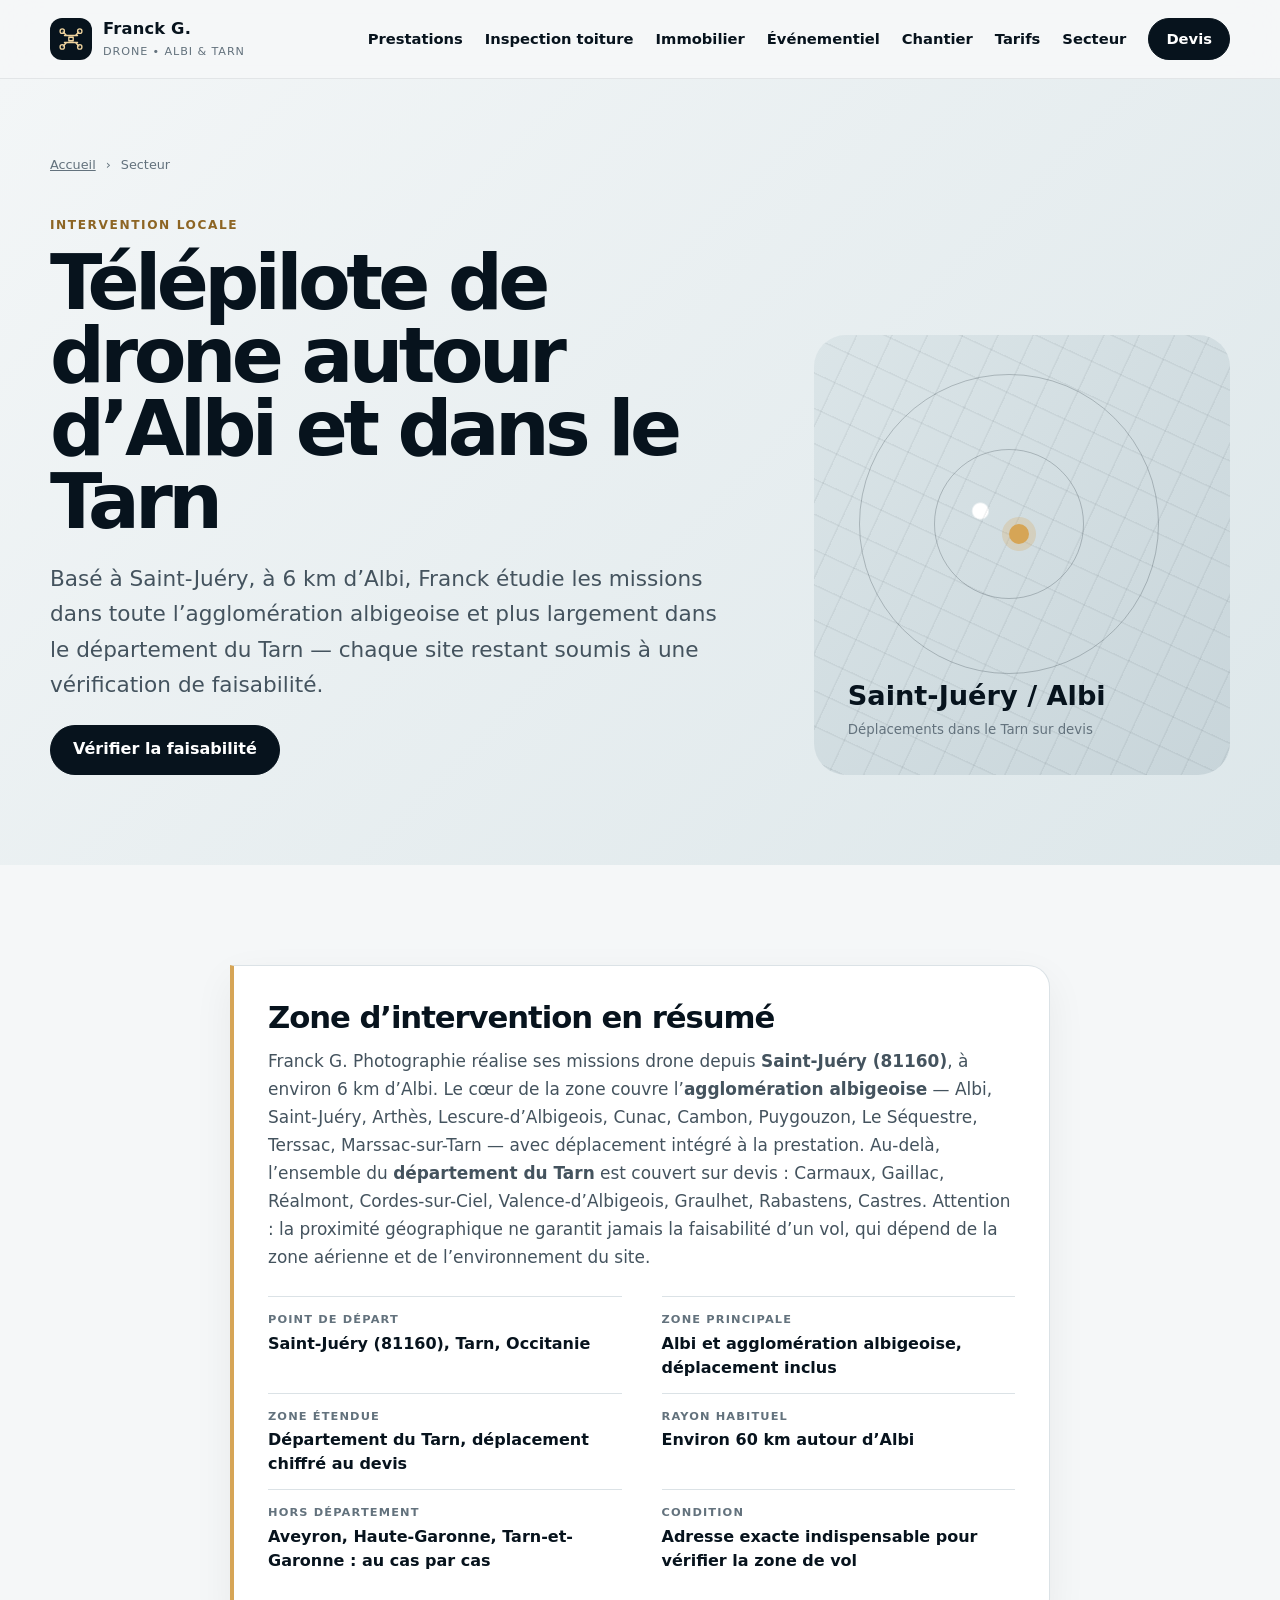
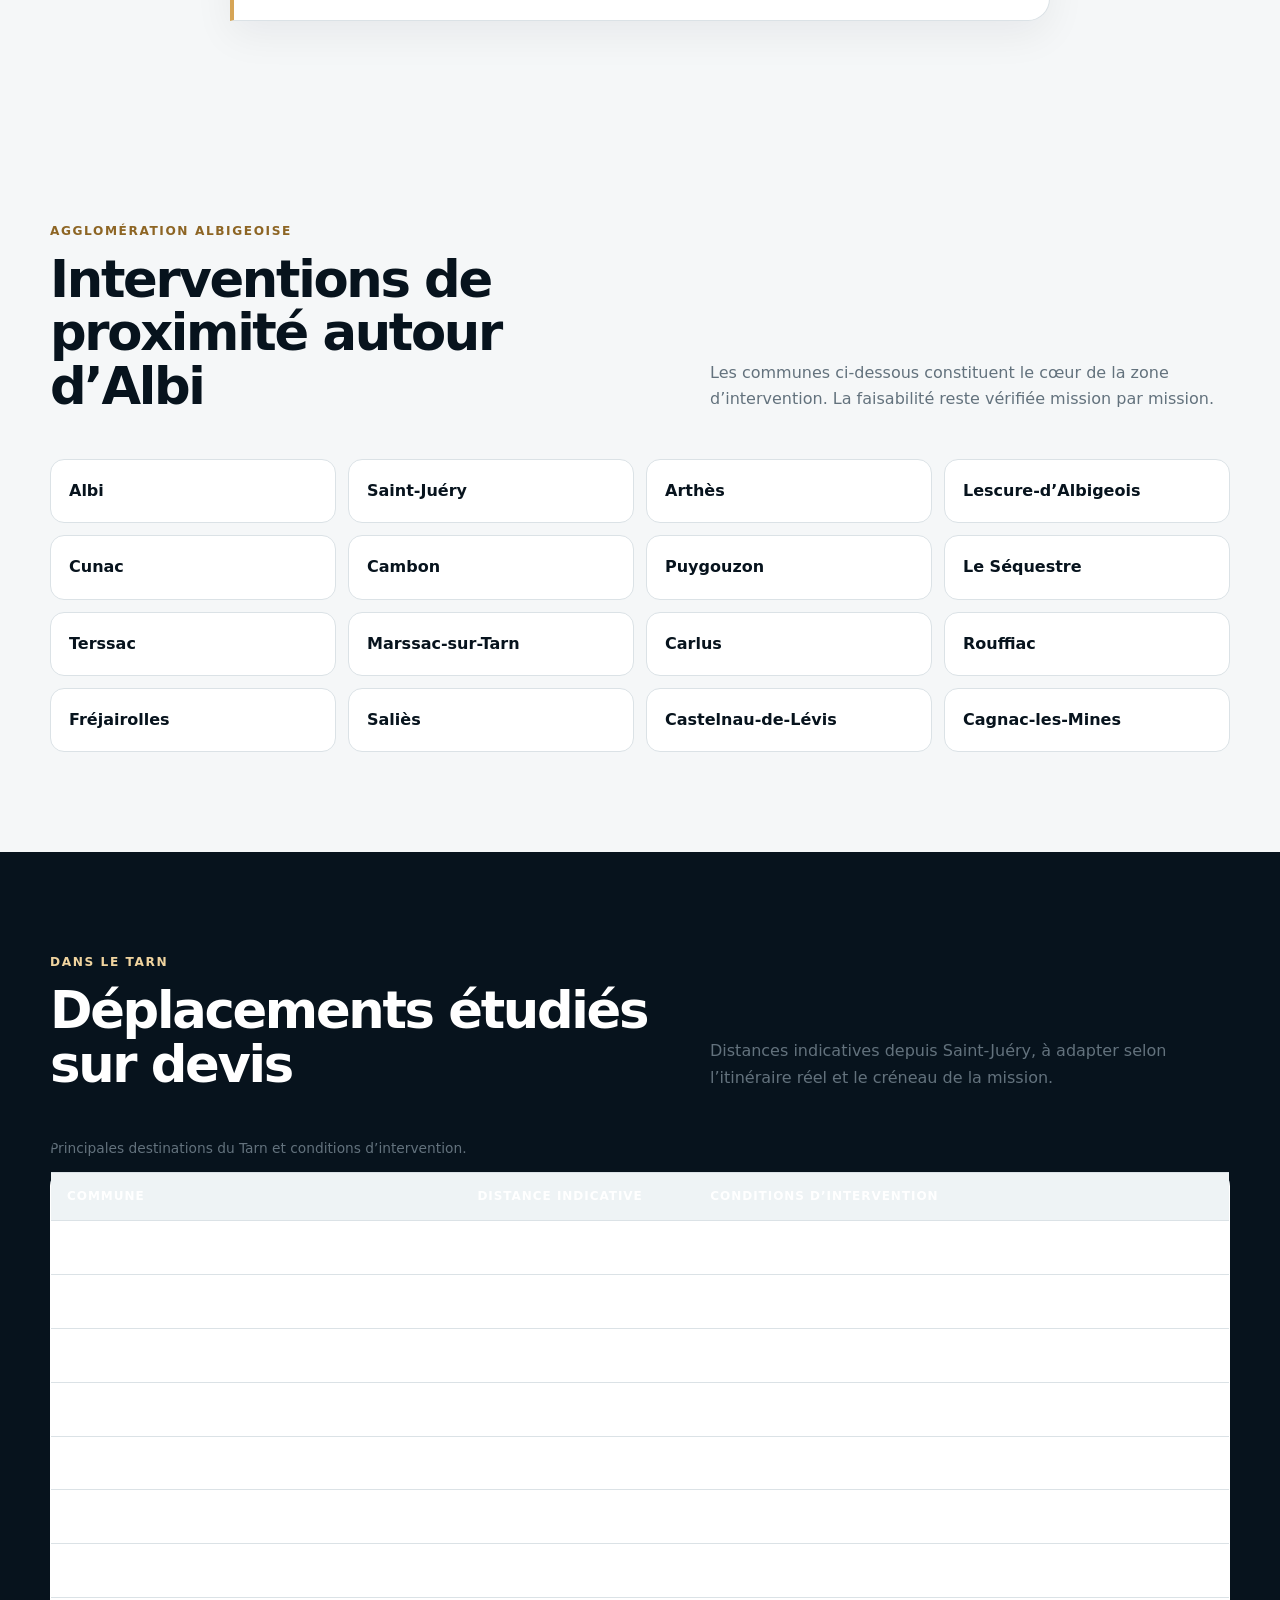
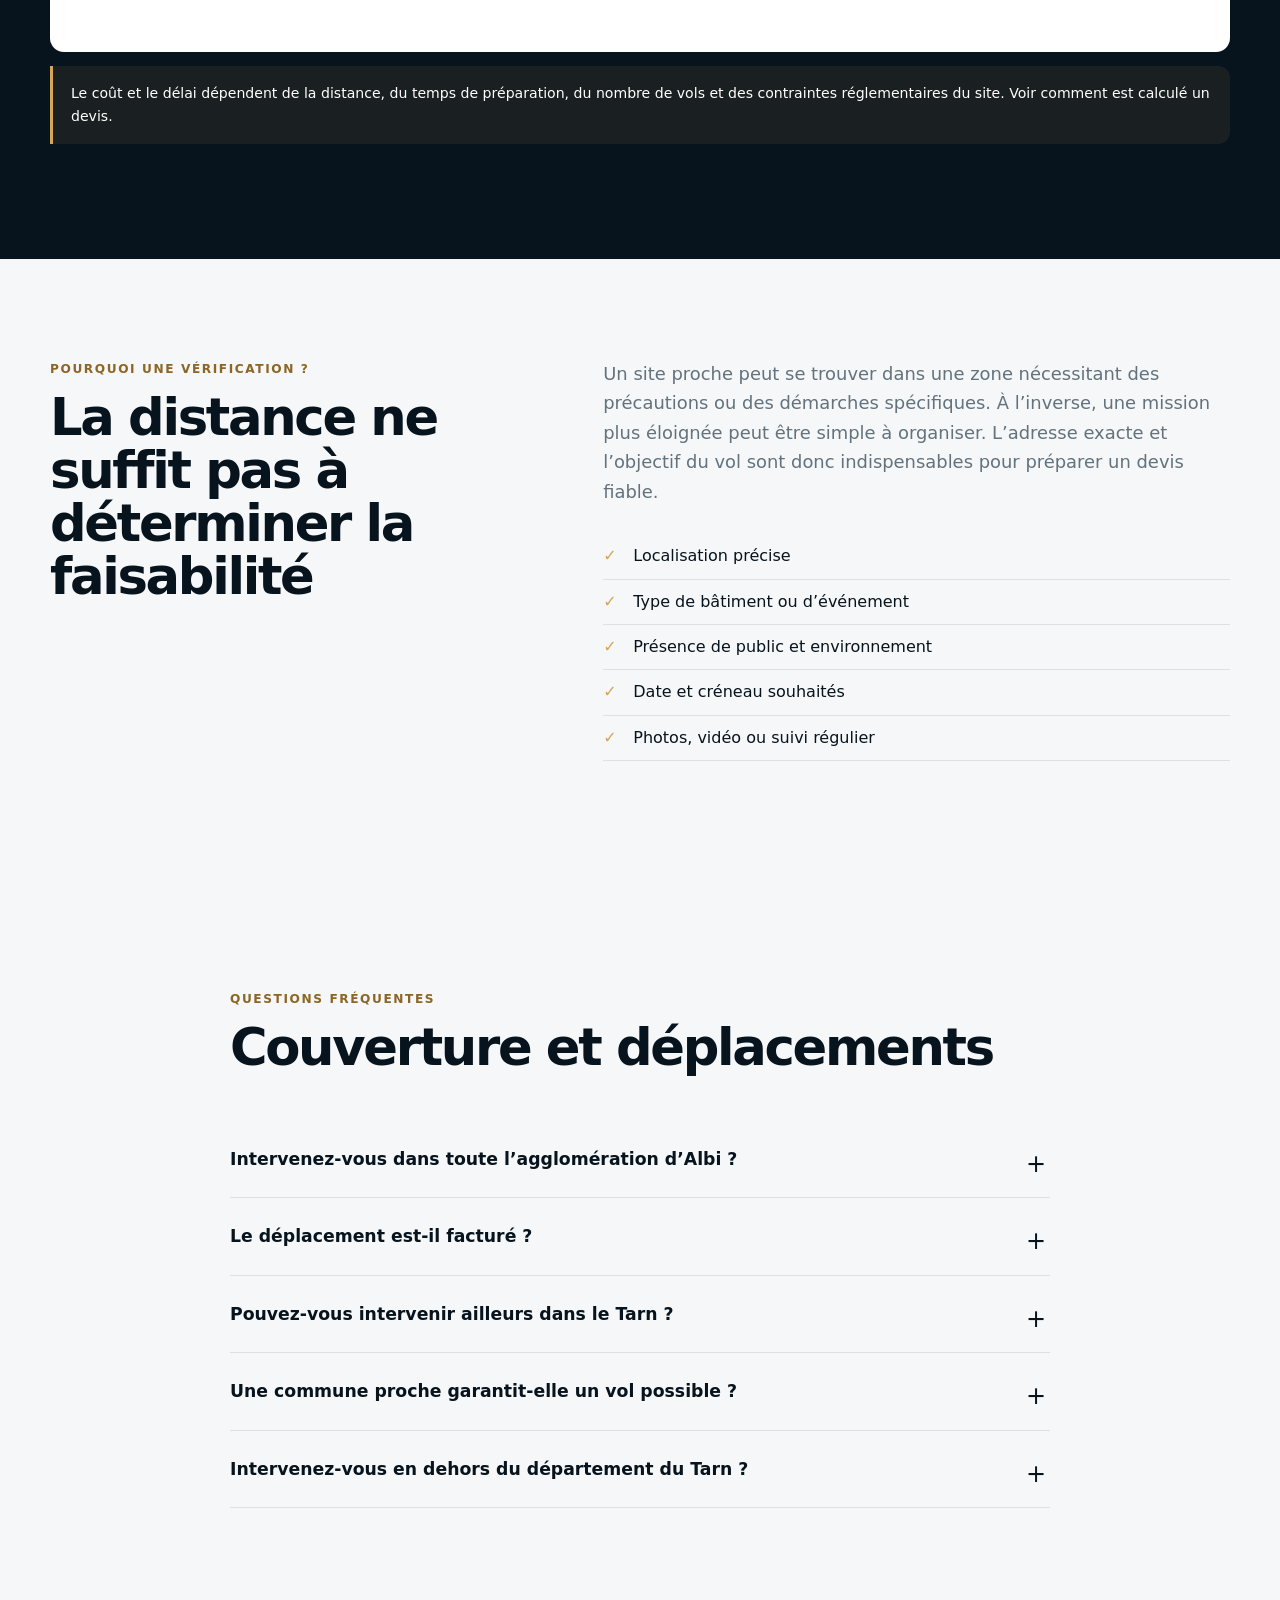
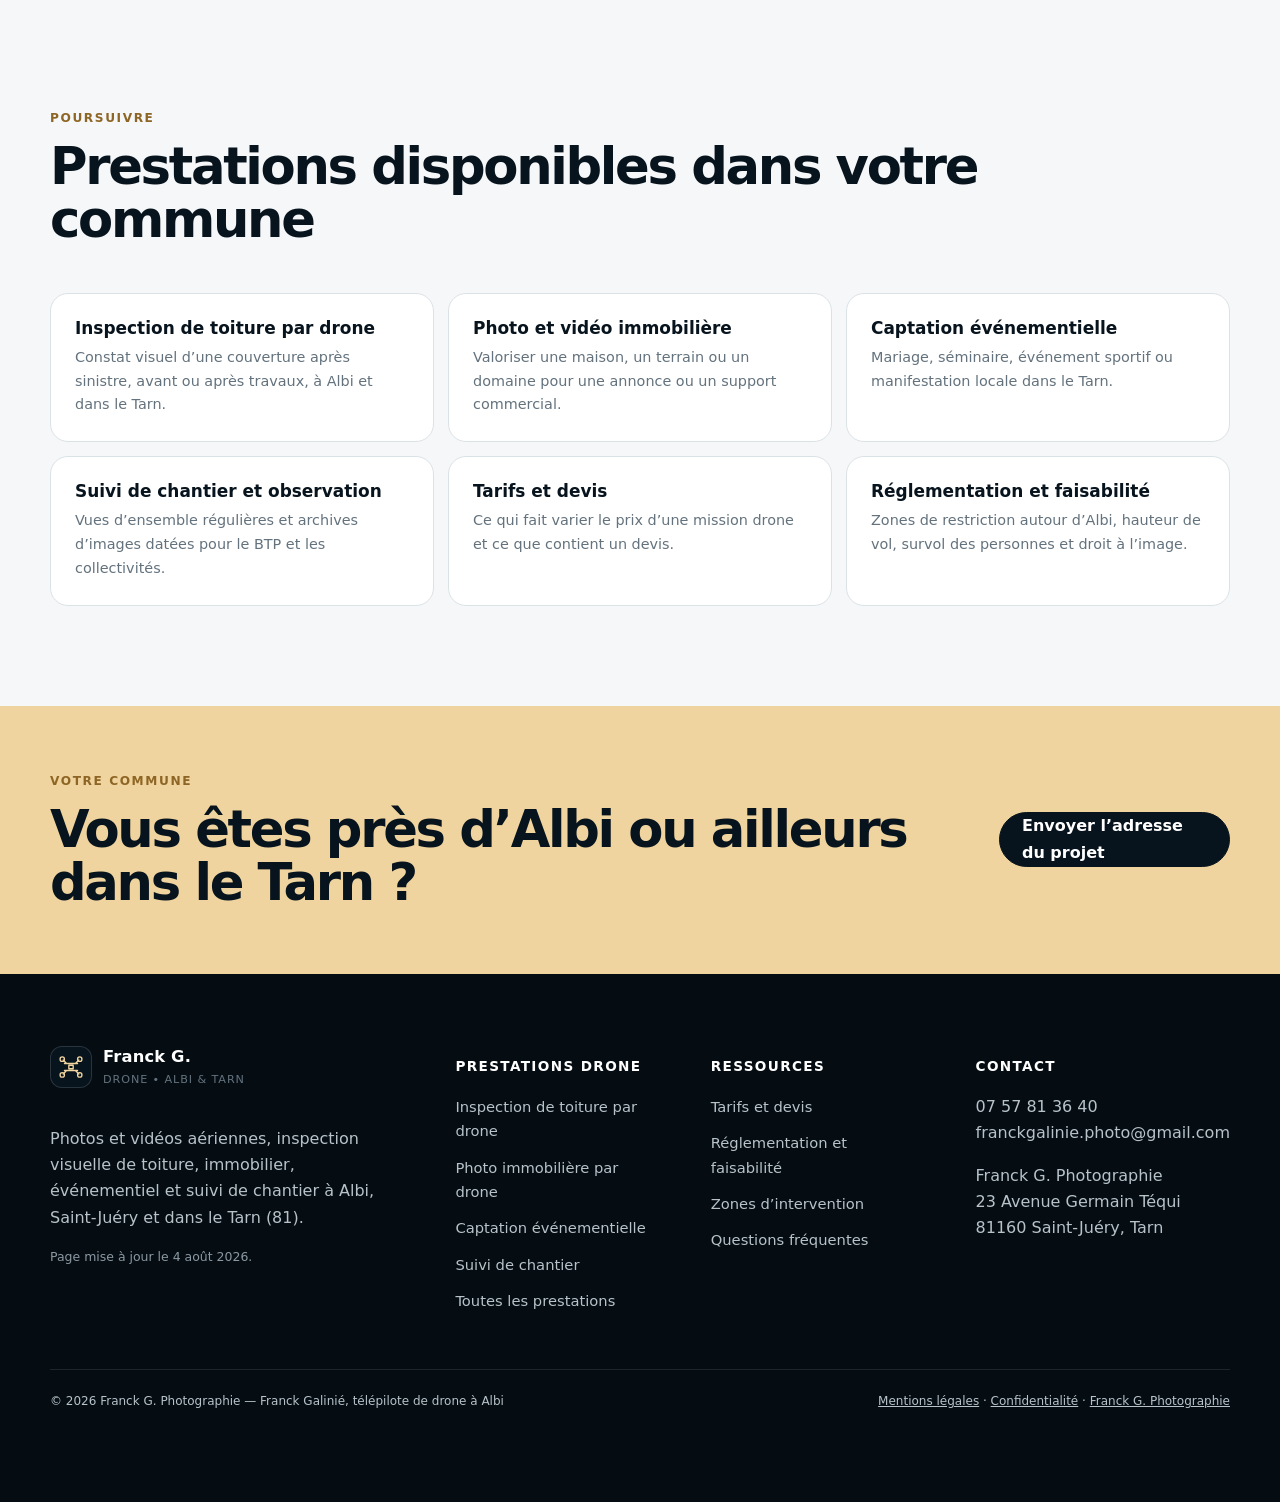
<file: zones-intervention.html>
<!doctype html>
<html lang="fr">
<head>
  <meta charset="utf-8">
  <meta name="viewport" content="width=device-width, initial-scale=1">
  <link rel="preconnect" href="https://static.wixstatic.com" crossorigin>
  <link rel="dns-prefetch" href="//static.wixstatic.com">
  <title>Zones d’intervention drone : Albi, Saint-Juéry et Tarn</title>
  <meta name="description" content="Communes couvertes par le télépilote : Albi, Saint-Juéry, l’agglomération albigeoise et tout le Tarn. Distances indicatives, conditions de déplacement et faisabilité des vols.">
  <meta name="keywords" content="drone Albi, drone Saint-Juéry, drone Carmaux, drone Gaillac, télépilote Tarn, zones intervention drone 81, photo aérienne Albigeois">
  <meta name="robots" content="index,follow,max-image-preview:large,max-snippet:-1,max-video-preview:-1">
  <meta name="author" content="Franck G. Photographie">
  <meta name="theme-color" content="#07131d">
  <link rel="canonical" href="https://dronetarn.fr/zones-intervention.html">
  <link rel="alternate" hreflang="fr-FR" href="https://dronetarn.fr/zones-intervention.html">
  <link rel="alternate" hreflang="x-default" href="https://dronetarn.fr/zones-intervention.html">
  <meta name="geo.region" content="FR-81">
  <meta name="geo.placename" content="Albi, Saint-Juéry, Tarn, Occitanie">
  <meta name="geo.position" content="43.94851456213975;2.210739448460117">
  <meta name="ICBM" content="43.94851456213975, 2.210739448460117">
  <meta name="format-detection" content="telephone=yes">
  <meta name="rating" content="general">
  <meta name="revisit-after" content="7 days">
  <meta property="og:image:type" content="image/png">
  <meta property="article:modified_time" content="2026-08-04">
  <link rel="icon" href="assets/favicon.svg" type="image/svg+xml">
  <link rel="manifest" href="manifest.webmanifest">
  <meta property="og:type" content="website">
  <meta property="og:locale" content="fr_FR">
  <meta property="og:site_name" content="Franck G. Drone — Albi & Tarn">
  <meta property="og:title" content="Zones d’intervention drone : Albi, Saint-Juéry et Tarn">
  <meta property="og:description" content="Communes couvertes par le télépilote : Albi, Saint-Juéry, l’agglomération albigeoise et tout le Tarn. Distances indicatives, conditions de déplacement et faisabilité des vols.">
  <meta property="og:url" content="https://dronetarn.fr/zones-intervention.html">
  <meta property="og:image" content="https://dronetarn.fr/assets/og-image.png">
  <meta property="og:image:width" content="1200">
  <meta property="og:image:height" content="630">
  <meta property="og:image:alt" content="Télépilote drone à Albi et dans le Tarn — Franck G.">
  <meta name="twitter:card" content="summary_large_image">
  <meta name="twitter:title" content="Zones d’intervention drone : Albi, Saint-Juéry et Tarn">
  <meta name="twitter:description" content="Communes couvertes par le télépilote : Albi, Saint-Juéry, l’agglomération albigeoise et tout le Tarn. Distances indicatives, conditions de déplacement et faisabilité des vols.">
  <meta name="twitter:image" content="https://dronetarn.fr/assets/og-image.png">
  <link rel="stylesheet" href="assets/styles.css">
  <script type="application/ld+json">{
  "@context": "https://schema.org",
  "@graph": [
    {
      "@type": [
        "LocalBusiness",
        "ProfessionalService",
        "PhotographBusiness"
      ],
      "@id": "https://dronetarn.fr/#business",
      "name": "Franck G. Photographie — Prestations drone",
      "legalName": "Franck Galinié — Franck G. Photographie",
      "alternateName": [
        "Franck G. Drone Albi Tarn",
        "Télépilote drone Albi",
        "Photographe drone Albi",
        "Franck G. Drone"
      ],
      "url": "https://dronetarn.fr/",
      "mainEntityOfPage": {
        "@id": "https://dronetarn.fr/#webpage"
      },
      "logo": {
        "@type": "ImageObject",
        "@id": "https://dronetarn.fr/#logo",
        "url": "https://dronetarn.fr/assets/favicon.svg",
        "contentUrl": "https://dronetarn.fr/assets/favicon.svg",
        "caption": "Franck G. Drone — Albi & Tarn"
      },
      "image": [
        "https://dronetarn.fr/assets/og-image.png",
        "https://static.wixstatic.com/media/778cd0_7bb19a5117dd442d9610a43f3379fa1d~mv2.jpg/v1/fill/w_1200,h_900,al_c,q_85,enc_auto/778cd0_7bb19a5117dd442d9610a43f3379fa1d~mv2.jpg",
        "https://static.wixstatic.com/media/778cd0_fd57e9e9a5d241f4ba4f88d41efa723c~mv2.jpg/v1/fill/w_1200,h_900,al_c,q_85,enc_auto/778cd0_fd57e9e9a5d241f4ba4f88d41efa723c~mv2.jpg"
      ],
      "photo": "https://dronetarn.fr/assets/og-image.png",
      "telephone": "+33757813640",
      "email": "franckgalinie.photo@gmail.com",
      "priceRange": "€€",
      "currenciesAccepted": "EUR",
      "slogan": "Des images aériennes utiles, précises et impactantes.",
      "description": "Télépilote de drone professionnel basé à Saint-Juéry, à côté d’Albi (Tarn, Occitanie) : inspection visuelle de toiture, photo et vidéo immobilière, événementiel, suivi de chantier, patrimoine et communication par drone.",
      "disambiguatingDescription": "Prestataire indépendant de prises de vue aériennes par drone dans l’agglomération albigeoise et le département du Tarn (81). Inspection visuelle sans thermographie, devis sur étude de faisabilité.",
      "address": {
        "@type": "PostalAddress",
        "streetAddress": "23 Avenue Germain Téqui",
        "postalCode": "81160",
        "addressLocality": "Saint-Juéry",
        "addressRegion": "Occitanie",
        "addressCountry": "FR"
      },
      "geo": {
        "@type": "GeoCoordinates",
        "latitude": 43.94851456213975,
        "longitude": 2.210739448460117,
        "address": {
          "@id": "https://dronetarn.fr/#address"
        }
      },
      "hasMap": "https://www.google.com/maps/search/?api=1&query=23+Avenue+Germain+T%C3%A9qui+81160+Saint-Ju%C3%A9ry",
      "identifier": {
        "@type": "PropertyValue",
        "name": "SIRET",
        "value": "84798872200017"
      },
      "founder": {
        "@id": "https://dronetarn.fr/#franck-galinie"
      },
      "employee": {
        "@id": "https://dronetarn.fr/#franck-galinie"
      },
      "contactPoint": [
        {
          "@type": "ContactPoint",
          "@id": "https://dronetarn.fr/#contact-devis",
          "contactType": "Demande de devis",
          "telephone": "+33757813640",
          "email": "franckgalinie.photo@gmail.com",
          "availableLanguage": [
            "fr"
          ],
          "areaServed": "FR-81",
          "url": "https://dronetarn.fr/#contact"
        }
      ],
      "areaServed": [
        {
          "@type": "City",
          "name": "Albi",
          "@id": "https://www.wikidata.org/wiki/Q184267"
        },
        {
          "@type": "City",
          "name": "Saint-Juéry"
        },
        {
          "@type": "City",
          "name": "Lescure-d’Albigeois"
        },
        {
          "@type": "City",
          "name": "Arthès"
        },
        {
          "@type": "City",
          "name": "Puygouzon"
        },
        {
          "@type": "City",
          "name": "Marssac-sur-Tarn"
        },
        {
          "@type": "City",
          "name": "Carmaux"
        },
        {
          "@type": "City",
          "name": "Gaillac"
        },
        {
          "@type": "City",
          "name": "Réalmont"
        },
        {
          "@type": "City",
          "name": "Castres"
        },
        {
          "@type": "AdministrativeArea",
          "name": "Tarn",
          "@id": "https://www.wikidata.org/wiki/Q12545"
        },
        {
          "@type": "AdministrativeArea",
          "name": "Occitanie"
        }
      ],
      "serviceArea": {
        "@type": "GeoCircle",
        "geoMidpoint": {
          "@type": "GeoCoordinates",
          "latitude": 43.94851456213975,
          "longitude": 2.210739448460117
        },
        "geoRadius": "60000",
        "description": "Rayon d’intervention habituel autour d’Albi ; au-delà sur devis."
      },
      "knowsLanguage": {
        "@type": "Language",
        "name": "Français",
        "alternateName": "fr"
      },
      "knowsAbout": [
        "Prise de vue aérienne par drone",
        "Inspection visuelle de toiture par drone",
        "Photographie immobilière aérienne",
        "Vidéo événementielle par drone",
        "Suivi de chantier par drone",
        "Photogrammétrie visuelle",
        "Photographie de patrimoine",
        "Réglementation drone catégorie ouverte",
        "Cadrage et post-traitement photo",
        "Communication visuelle des collectivités"
      ],
      "sameAs": [
        "https://www.franckgphotographie.fr/dronetarn",
        "https://www.franckgphotographie.fr",
        "https://www.instagram.com/franck_photographie81/"
      ],
      "hasOfferCatalog": {
        "@type": "OfferCatalog",
        "@id": "https://dronetarn.fr/#catalogue",
        "name": "Prestations drone à Albi et dans le Tarn",
        "itemListElement": [
          {
            "@type": "Offer",
            "position": 1,
            "itemOffered": {
              "@id": "https://dronetarn.fr/inspection-toiture-drone-albi.html#service"
            },
            "priceCurrency": "EUR",
            "availability": "https://schema.org/InStock",
            "url": "https://dronetarn.fr/inspection-toiture-drone-albi.html",
            "areaServed": {
              "@type": "AdministrativeArea",
              "name": "Tarn"
            }
          },
          {
            "@type": "Offer",
            "position": 2,
            "itemOffered": {
              "@id": "https://dronetarn.fr/drone-immobilier-albi.html#service"
            },
            "priceCurrency": "EUR",
            "availability": "https://schema.org/InStock",
            "url": "https://dronetarn.fr/drone-immobilier-albi.html",
            "areaServed": {
              "@type": "AdministrativeArea",
              "name": "Tarn"
            }
          },
          {
            "@type": "Offer",
            "position": 3,
            "itemOffered": {
              "@id": "https://dronetarn.fr/drone-evenementiel-tarn.html#service"
            },
            "priceCurrency": "EUR",
            "availability": "https://schema.org/InStock",
            "url": "https://dronetarn.fr/drone-evenementiel-tarn.html",
            "areaServed": {
              "@type": "AdministrativeArea",
              "name": "Tarn"
            }
          },
          {
            "@type": "Offer",
            "position": 4,
            "itemOffered": {
              "@id": "https://dronetarn.fr/suivi-chantier-surveillance-drone-tarn.html#service"
            },
            "priceCurrency": "EUR",
            "availability": "https://schema.org/InStock",
            "url": "https://dronetarn.fr/suivi-chantier-surveillance-drone-tarn.html",
            "areaServed": {
              "@type": "AdministrativeArea",
              "name": "Tarn"
            }
          },
          {
            "@type": "Offer",
            "position": 5,
            "itemOffered": {
              "@type": "Service",
              "@id": "https://dronetarn.fr/#service-patrimoine",
              "name": "Photo et vidéo aérienne de tourisme et de patrimoine",
              "serviceType": "Prise de vue aérienne de patrimoine",
              "provider": {
                "@id": "https://dronetarn.fr/#business"
              }
            },
            "priceCurrency": "EUR",
            "url": "https://dronetarn.fr/#prestations"
          },
          {
            "@type": "Offer",
            "position": 6,
            "itemOffered": {
              "@type": "Service",
              "@id": "https://dronetarn.fr/#service-communication",
              "name": "Contenus aériens pour la communication professionnelle",
              "serviceType": "Production de visuels par drone",
              "provider": {
                "@id": "https://dronetarn.fr/#business"
              }
            },
            "priceCurrency": "EUR",
            "url": "https://dronetarn.fr/#prestations"
          }
        ]
      },
      "publishingPrinciples": "https://dronetarn.fr/mentions-legales.html",
      "isAccessibleForFree": true
    },
    {
      "@type": "Person",
      "@id": "https://dronetarn.fr/#franck-galinie",
      "name": "Franck Galinié",
      "givenName": "Franck",
      "familyName": "Galinié",
      "jobTitle": [
        "Photographe professionnel",
        "Télépilote de drone"
      ],
      "description": "Photographe professionnel depuis plus de dix ans et télépilote de drone certifié, installé à Saint-Juéry près d’Albi (Tarn).",
      "url": "https://dronetarn.fr/",
      "image": "https://dronetarn.fr/assets/og-image.png",
      "email": "franckgalinie.photo@gmail.com",
      "telephone": "+33757813640",
      "worksFor": {
        "@id": "https://dronetarn.fr/#business"
      },
      "homeLocation": {
        "@type": "Place",
        "name": "Saint-Juéry, Tarn, Occitanie, France"
      },
      "workLocation": {
        "@type": "Place",
        "name": "Albi et département du Tarn (81)"
      },
      "knowsAbout": [
        "Prise de vue aérienne",
        "Inspection visuelle de toiture par drone",
        "Photographie immobilière",
        "Vidéo événementielle",
        "Suivi de chantier par drone",
        "Réglementation des vols de drone"
      ],
      "hasCredential": [
        {
          "@type": "EducationalOccupationalCredential",
          "credentialCategory": "certification",
          "name": "Télépilote de drone — certification enregistrée RS6699",
          "identifier": "RS6699"
        },
        {
          "@type": "EducationalOccupationalCredential",
          "credentialCategory": "certificate",
          "name": "CATS — Certificat d’aptitude théorique de télépilote"
        },
        {
          "@type": "EducationalOccupationalCredential",
          "credentialCategory": "certificate",
          "name": "BAPD — Brevet d’aptitude de pilote de drone"
        }
      ],
      "memberOf": {
        "@type": "Organization",
        "name": "FPDC — Fédération Professionnelle du Drone Civil",
        "url": "https://www.federation-drone.org/"
      },
      "sameAs": [
        "https://www.instagram.com/franck_photographie81/",
        "https://www.franckgphotographie.fr"
      ]
    },
    {
      "@type": "WebSite",
      "@id": "https://dronetarn.fr/#website",
      "url": "https://dronetarn.fr/",
      "name": "Franck G. Drone — Albi & Tarn",
      "alternateName": "Télépilote drone Albi et Tarn",
      "description": "Site des prestations drone de Franck G. Photographie : inspection de toiture, immobilier, événementiel et suivi de chantier à Albi et dans le Tarn.",
      "inLanguage": "fr-FR",
      "publisher": {
        "@id": "https://dronetarn.fr/#business"
      },
      "copyrightHolder": {
        "@id": "https://dronetarn.fr/#business"
      },
      "copyrightYear": 2026,
      "about": {
        "@id": "https://dronetarn.fr/#business"
      },
      "maintainer": {
        "@id": "https://dronetarn.fr/#franck-galinie"
      }
    },
    {
      "@type": "WebPage",
      "@id": "https://dronetarn.fr/zones-intervention.html#webpage",
      "url": "https://dronetarn.fr/zones-intervention.html",
      "name": "Zones d’intervention du télépilote drone autour d’Albi et dans le Tarn",
      "description": "Communes couvertes par les prestations drone : Albi, Saint-Juéry, l’agglomération albigeoise et l’ensemble du Tarn, selon la faisabilité de chaque mission.",
      "inLanguage": "fr-FR",
      "isPartOf": {
        "@id": "https://dronetarn.fr/#website"
      },
      "about": {
        "@id": "https://dronetarn.fr/#business"
      },
      "author": {
        "@id": "https://dronetarn.fr/#franck-galinie"
      },
      "publisher": {
        "@id": "https://dronetarn.fr/#business"
      },
      "datePublished": "2026-07-24",
      "dateModified": "2026-08-04",
      "primaryImageOfPage": {
        "@type": "ImageObject",
        "url": "https://dronetarn.fr/assets/og-image.png"
      },
      "keywords": "drone Albi, drone Saint-Juéry, drone Carmaux, drone Gaillac, télépilote Tarn, zones intervention drone 81",
      "speakable": {
        "@type": "SpeakableSpecification",
        "cssSelector": [
          ".answer-box",
          "h1",
          ".lead"
        ]
      },
      "potentialAction": {
        "@type": "CommunicateAction",
        "name": "Demander un devis drone",
        "target": "https://dronetarn.fr/#contact"
      },
      "breadcrumb": {
        "@id": "https://dronetarn.fr/zones-intervention.html#breadcrumb"
      },
      "mainEntity": {
        "@id": "https://dronetarn.fr/zones-intervention.html#communes"
      }
    },
    {
      "@type": "BreadcrumbList",
      "@id": "https://dronetarn.fr/zones-intervention.html#breadcrumb",
      "itemListElement": [
        {
          "@type": "ListItem",
          "position": 1,
          "name": "Accueil",
          "item": "https://dronetarn.fr/"
        },
        {
          "@type": "ListItem",
          "position": 2,
          "name": "Zones d’intervention",
          "item": "https://dronetarn.fr/zones-intervention.html"
        }
      ]
    },
    {
      "@type": "ItemList",
      "@id": "https://dronetarn.fr/zones-intervention.html#communes",
      "name": "Communes couvertes autour d’Albi et dans le Tarn",
      "numberOfItems": 26,
      "itemListElement": [
        {
          "@type": "ListItem",
          "position": 1,
          "item": {
            "@type": "City",
            "name": "Albi",
            "containedInPlace": {
              "@type": "AdministrativeArea",
              "name": "Tarn"
            }
          }
        },
        {
          "@type": "ListItem",
          "position": 2,
          "item": {
            "@type": "City",
            "name": "Saint-Juéry",
            "containedInPlace": {
              "@type": "AdministrativeArea",
              "name": "Tarn"
            }
          }
        },
        {
          "@type": "ListItem",
          "position": 3,
          "item": {
            "@type": "City",
            "name": "Arthès",
            "containedInPlace": {
              "@type": "AdministrativeArea",
              "name": "Tarn"
            }
          }
        },
        {
          "@type": "ListItem",
          "position": 4,
          "item": {
            "@type": "City",
            "name": "Lescure-d’Albigeois",
            "containedInPlace": {
              "@type": "AdministrativeArea",
              "name": "Tarn"
            }
          }
        },
        {
          "@type": "ListItem",
          "position": 5,
          "item": {
            "@type": "City",
            "name": "Cunac",
            "containedInPlace": {
              "@type": "AdministrativeArea",
              "name": "Tarn"
            }
          }
        },
        {
          "@type": "ListItem",
          "position": 6,
          "item": {
            "@type": "City",
            "name": "Cambon",
            "containedInPlace": {
              "@type": "AdministrativeArea",
              "name": "Tarn"
            }
          }
        },
        {
          "@type": "ListItem",
          "position": 7,
          "item": {
            "@type": "City",
            "name": "Puygouzon",
            "containedInPlace": {
              "@type": "AdministrativeArea",
              "name": "Tarn"
            }
          }
        },
        {
          "@type": "ListItem",
          "position": 8,
          "item": {
            "@type": "City",
            "name": "Le Séquestre",
            "containedInPlace": {
              "@type": "AdministrativeArea",
              "name": "Tarn"
            }
          }
        },
        {
          "@type": "ListItem",
          "position": 9,
          "item": {
            "@type": "City",
            "name": "Terssac",
            "containedInPlace": {
              "@type": "AdministrativeArea",
              "name": "Tarn"
            }
          }
        },
        {
          "@type": "ListItem",
          "position": 10,
          "item": {
            "@type": "City",
            "name": "Marssac-sur-Tarn",
            "containedInPlace": {
              "@type": "AdministrativeArea",
              "name": "Tarn"
            }
          }
        },
        {
          "@type": "ListItem",
          "position": 11,
          "item": {
            "@type": "City",
            "name": "Carlus",
            "containedInPlace": {
              "@type": "AdministrativeArea",
              "name": "Tarn"
            }
          }
        },
        {
          "@type": "ListItem",
          "position": 12,
          "item": {
            "@type": "City",
            "name": "Rouffiac",
            "containedInPlace": {
              "@type": "AdministrativeArea",
              "name": "Tarn"
            }
          }
        },
        {
          "@type": "ListItem",
          "position": 13,
          "item": {
            "@type": "City",
            "name": "Fréjairolles",
            "containedInPlace": {
              "@type": "AdministrativeArea",
              "name": "Tarn"
            }
          }
        },
        {
          "@type": "ListItem",
          "position": 14,
          "item": {
            "@type": "City",
            "name": "Saliès",
            "containedInPlace": {
              "@type": "AdministrativeArea",
              "name": "Tarn"
            }
          }
        },
        {
          "@type": "ListItem",
          "position": 15,
          "item": {
            "@type": "City",
            "name": "Castelnau-de-Lévis",
            "containedInPlace": {
              "@type": "AdministrativeArea",
              "name": "Tarn"
            }
          }
        },
        {
          "@type": "ListItem",
          "position": 16,
          "item": {
            "@type": "City",
            "name": "Cagnac-les-Mines",
            "containedInPlace": {
              "@type": "AdministrativeArea",
              "name": "Tarn"
            }
          }
        },
        {
          "@type": "ListItem",
          "position": 17,
          "item": {
            "@type": "City",
            "name": "Villefranche-d’Albigeois",
            "containedInPlace": {
              "@type": "AdministrativeArea",
              "name": "Tarn"
            }
          }
        },
        {
          "@type": "ListItem",
          "position": 18,
          "item": {
            "@type": "City",
            "name": "Valdériès",
            "containedInPlace": {
              "@type": "AdministrativeArea",
              "name": "Tarn"
            }
          }
        },
        {
          "@type": "ListItem",
          "position": 19,
          "item": {
            "@type": "City",
            "name": "Carmaux",
            "containedInPlace": {
              "@type": "AdministrativeArea",
              "name": "Tarn"
            }
          }
        },
        {
          "@type": "ListItem",
          "position": 20,
          "item": {
            "@type": "City",
            "name": "Réalmont",
            "containedInPlace": {
              "@type": "AdministrativeArea",
              "name": "Tarn"
            }
          }
        },
        {
          "@type": "ListItem",
          "position": 21,
          "item": {
            "@type": "City",
            "name": "Gaillac",
            "containedInPlace": {
              "@type": "AdministrativeArea",
              "name": "Tarn"
            }
          }
        },
        {
          "@type": "ListItem",
          "position": 22,
          "item": {
            "@type": "City",
            "name": "Valence-d’Albigeois",
            "containedInPlace": {
              "@type": "AdministrativeArea",
              "name": "Tarn"
            }
          }
        },
        {
          "@type": "ListItem",
          "position": 23,
          "item": {
            "@type": "City",
            "name": "Graulhet",
            "containedInPlace": {
              "@type": "AdministrativeArea",
              "name": "Tarn"
            }
          }
        },
        {
          "@type": "ListItem",
          "position": 24,
          "item": {
            "@type": "City",
            "name": "Rabastens",
            "containedInPlace": {
              "@type": "AdministrativeArea",
              "name": "Tarn"
            }
          }
        },
        {
          "@type": "ListItem",
          "position": 25,
          "item": {
            "@type": "City",
            "name": "Castres",
            "containedInPlace": {
              "@type": "AdministrativeArea",
              "name": "Tarn"
            }
          }
        },
        {
          "@type": "ListItem",
          "position": 26,
          "item": {
            "@type": "City",
            "name": "Cordes-sur-Ciel",
            "containedInPlace": {
              "@type": "AdministrativeArea",
              "name": "Tarn"
            }
          }
        }
      ]
    },
    {
      "@type": "FAQPage",
      "@id": "https://dronetarn.fr/zones-intervention.html#faq",
      "inLanguage": "fr-FR",
      "isPartOf": {
        "@id": "https://dronetarn.fr/zones-intervention.html#webpage"
      },
      "mainEntity": [
        {
          "@type": "Question",
          "name": "Intervenez-vous dans toute l’agglomération d’Albi ?",
          "acceptedAnswer": {
            "@type": "Answer",
            "text": "Oui, l’agglomération albigeoise constitue le cœur de la zone d’intervention : Albi, Saint-Juéry, Arthès, Lescure-d’Albigeois, Cunac, Cambon, Puygouzon, Le Séquestre, Terssac et les communes voisines."
          }
        },
        {
          "@type": "Question",
          "name": "Le déplacement est-il facturé ?",
          "acceptedAnswer": {
            "@type": "Answer",
            "text": "Les interventions de proximité autour d’Albi sont intégrées à la prestation. Au-delà, le déplacement est intégré au devis en fonction de la distance et du temps nécessaire."
          }
        },
        {
          "@type": "Question",
          "name": "Pouvez-vous intervenir ailleurs dans le Tarn ?",
          "acceptedAnswer": {
            "@type": "Answer",
            "text": "Oui, sur devis : Carmaux, Gaillac, Réalmont, Valence-d’Albigeois, Cordes-sur-Ciel, Graulhet, Rabastens, Castres et les autres communes du département sont étudiées mission par mission."
          }
        },
        {
          "@type": "Question",
          "name": "Une commune proche garantit-elle un vol possible ?",
          "acceptedAnswer": {
            "@type": "Answer",
            "text": "Non. La faisabilité dépend de la zone aérienne, de l’environnement, de la présence de public et de la météo, pas seulement de la distance. Un site proche peut être plus contraint qu’un site éloigné."
          }
        },
        {
          "@type": "Question",
          "name": "Intervenez-vous en dehors du département du Tarn ?",
          "acceptedAnswer": {
            "@type": "Answer",
            "text": "Ponctuellement, pour des missions préparées à l’avance en Aveyron, en Haute-Garonne ou dans le Tarn-et-Garonne. La demande est étudiée au cas par cas."
          }
        }
      ]
    }
  ]
}</script>
</head>
<body><a class="skip-link" href="#contenu">Aller au contenu</a><header class="site-header">
<nav class="site-nav" aria-label="Navigation principale">
  <a class="brand" href="index.html" aria-label="Franck G. Drone — Accueil">
    <span class="brand-mark" aria-hidden="true">
      <svg viewBox="0 0 64 64" role="img"><path d="M17 24h30M22 24l-8-8M42 24l8-8M17 40h30M22 40l-8 8M42 40l8 8M27 28h10v8H27z"/><circle cx="12" cy="14" r="5"/><circle cx="52" cy="14" r="5"/><circle cx="12" cy="50" r="5"/><circle cx="52" cy="50" r="5"/></svg>
    </span>
    <span><strong>Franck G.</strong><small>Drone • Albi & Tarn</small></span>
  </a>
  <button class="nav-toggle" type="button" aria-expanded="false" aria-controls="nav-links"><span></span><span></span><span></span><span class="sr-only">Ouvrir le menu</span></button>
  <div class="nav-links" id="nav-links">
    <a href="index.html#prestations">Prestations</a>
    <a href="inspection-toiture-drone-albi.html">Inspection toiture</a>
    <a href="drone-immobilier-albi.html">Immobilier</a>
    <a href="drone-evenementiel-tarn.html">Événementiel</a>
    <a href="suivi-chantier-surveillance-drone-tarn.html">Chantier</a>
    <a href="tarifs-devis-drone-albi.html">Tarifs</a>
    <a href="zones-intervention.html">Secteur</a>
    <a class="btn btn-small" href="index.html#contact">Devis</a>
  </div>
</nav></header><main id="contenu">
<section class="page-hero"><div class="container page-hero-grid"><div><nav class="breadcrumb" aria-label="Fil d’Ariane"><a href="index.html">Accueil</a><span>›</span><span>Secteur</span></nav><p class="eyebrow">Intervention locale</p><h1>Télépilote de drone autour d’Albi et dans le Tarn</h1><p class="lead">Basé à Saint-Juéry, à 6 km d’Albi, Franck étudie les missions dans toute l’agglomération albigeoise et plus largement dans le département du Tarn — chaque site restant soumis à une vérification de faisabilité.</p><a class="btn" href="index.html#contact">Vérifier la faisabilité</a></div><div class="map-card large"><span class="map-dot map-dot-main"></span><span class="map-ring ring-one"></span><span class="map-ring ring-two"></span><strong>Saint-Juéry / Albi</strong><small>Déplacements dans le Tarn sur devis</small></div></div></section>
<section class="section"><div class="container narrow">
<div class="answer-box">
<h2>Zone d’intervention en résumé</h2>
<p>Franck G. Photographie réalise ses missions drone depuis <strong>Saint-Juéry (81160)</strong>, à environ 6 km d’Albi. Le cœur de la zone couvre l’<strong>agglomération albigeoise</strong> — Albi, Saint-Juéry, Arthès, Lescure-d’Albigeois, Cunac, Cambon, Puygouzon, Le Séquestre, Terssac, Marssac-sur-Tarn — avec déplacement intégré à la prestation. Au-delà, l’ensemble du <strong>département du Tarn</strong> est couvert sur devis : Carmaux, Gaillac, Réalmont, Cordes-sur-Ciel, Valence-d’Albigeois, Graulhet, Rabastens, Castres. Attention : la proximité géographique ne garantit jamais la faisabilité d’un vol, qui dépend de la zone aérienne et de l’environnement du site.</p>
<dl class="fact-list">
  <div><dt>Point de départ</dt><dd>Saint-Juéry (81160), Tarn, Occitanie</dd></div>
  <div><dt>Zone principale</dt><dd>Albi et agglomération albigeoise, déplacement inclus</dd></div>
  <div><dt>Zone étendue</dt><dd>Département du Tarn, déplacement chiffré au devis</dd></div>
  <div><dt>Rayon habituel</dt><dd>Environ 60 km autour d’Albi</dd></div>
  <div><dt>Hors département</dt><dd>Aveyron, Haute-Garonne, Tarn-et-Garonne : au cas par cas</dd></div>
  <div><dt>Condition</dt><dd>Adresse exacte indispensable pour vérifier la zone de vol</dd></div>
</dl>
</div>
</div></section>
<section class="section"><div class="container"><div class="section-heading"><div><p class="eyebrow">Agglomération albigeoise</p><h2>Interventions de proximité autour d’Albi</h2></div><p>Les communes ci-dessous constituent le cœur de la zone d’intervention. La faisabilité reste vérifiée mission par mission.</p></div><div class="city-grid"><span>Albi</span><span>Saint-Juéry</span><span>Arthès</span><span>Lescure-d’Albigeois</span><span>Cunac</span><span>Cambon</span><span>Puygouzon</span><span>Le Séquestre</span><span>Terssac</span><span>Marssac-sur-Tarn</span><span>Carlus</span><span>Rouffiac</span><span>Fréjairolles</span><span>Saliès</span><span>Castelnau-de-Lévis</span><span>Cagnac-les-Mines</span></div></div></section>
<section class="section section-dark"><div class="container">
<div class="section-heading"><div><p class="eyebrow">Dans le Tarn</p><h2>Déplacements étudiés sur devis</h2></div><p>Distances indicatives depuis Saint-Juéry, à adapter selon l’itinéraire réel et le créneau de la mission.</p></div>
<div class="table-scroll">
<table class="data-table">
<caption>Principales destinations du Tarn et conditions d’intervention.</caption>
<thead><tr><th scope="col">Commune</th><th scope="col">Distance indicative</th><th scope="col">Conditions d’intervention</th></tr></thead>
<tbody>
<tr><th scope="row">Albi</th><td>~6 km</td><td>Zone principale — déplacement intégré à la prestation</td></tr>
<tr><th scope="row">Lescure-d’Albigeois, Arthès, Cunac</th><td>2 à 5 km</td><td>Zone principale — intervention rapide</td></tr>
<tr><th scope="row">Puygouzon, Le Séquestre, Carlus</th><td>8 à 12 km</td><td>Zone principale — vigilance accrue près de l’aérodrome</td></tr>
<tr><th scope="row">Marssac-sur-Tarn, Castelnau-de-Lévis</th><td>11 à 16 km</td><td>Zone principale élargie</td></tr>
<tr><th scope="row">Carmaux, Valdériès</th><td>12 à 20 km</td><td>Sur devis — déplacement chiffré</td></tr>
<tr><th scope="row">Réalmont, Valence-d’Albigeois</th><td>20 à 25 km</td><td>Sur devis — déplacement chiffré</td></tr>
<tr><th scope="row">Gaillac, Cordes-sur-Ciel</th><td>25 à 30 km</td><td>Sur devis — regroupement de missions conseillé</td></tr>
<tr><th scope="row">Graulhet, Rabastens, Castres</th><td>35 à 50 km</td><td>Sur devis — mission planifiée à l’avance</td></tr>
</tbody>
</table>
</div>
<p class="notice">Le coût et le délai dépendent de la distance, du temps de préparation, du nombre de vols et des contraintes réglementaires du site. <a href="tarifs-devis-drone-albi.html">Voir comment est calculé un devis</a>.</p>
</div></section>
<section class="section"><div class="container content-two-col"><div><p class="eyebrow">Pourquoi une vérification ?</p><h2>La distance ne suffit pas à déterminer la faisabilité</h2></div><div><p>Un site proche peut se trouver dans une zone nécessitant des précautions ou des démarches spécifiques. À l’inverse, une mission plus éloignée peut être simple à organiser. L’adresse exacte et l’objectif du vol sont donc indispensables pour préparer un devis fiable.</p><ul class="check-list"><li>Localisation précise</li><li>Type de bâtiment ou d’événement</li><li>Présence de public et environnement</li><li>Date et créneau souhaités</li><li>Photos, vidéo ou suivi régulier</li></ul></div></div></section>
<section class="section faq-section"><div class="container narrow"><div class="section-heading"><div><p class="eyebrow">Questions fréquentes</p><h2>Couverture et déplacements</h2></div></div><div class="faq-list">
<details><summary>Intervenez-vous dans toute l’agglomération d’Albi ?</summary><p>Oui, l’agglomération albigeoise constitue le cœur de la zone d’intervention : Albi, Saint-Juéry, Arthès, Lescure-d’Albigeois, Cunac, Cambon, Puygouzon, Le Séquestre, Terssac et les communes voisines.</p></details>
<details><summary>Le déplacement est-il facturé ?</summary><p>Les interventions de proximité autour d’Albi sont intégrées à la prestation. Au-delà, le déplacement est intégré au devis en fonction de la distance et du temps nécessaire. <a href="tarifs-devis-drone-albi.html">Voir les critères de tarification</a>.</p></details>
<details><summary>Pouvez-vous intervenir ailleurs dans le Tarn ?</summary><p>Oui, sur devis : Carmaux, Gaillac, Réalmont, Valence-d’Albigeois, Cordes-sur-Ciel, Graulhet, Rabastens, Castres et les autres communes du département sont étudiées mission par mission.</p></details>
<details><summary>Une commune proche garantit-elle un vol possible ?</summary><p>Non. La faisabilité dépend de la zone aérienne, de l’environnement, de la présence de public et de la météo, pas seulement de la distance. Un site proche peut être plus contraint qu’un site éloigné. <a href="reglementation-drone-albi-tarn.html">Comprendre les conditions de vol</a>.</p></details>
<details><summary>Intervenez-vous en dehors du département du Tarn ?</summary><p>Ponctuellement, pour des missions préparées à l’avance en Aveyron, en Haute-Garonne ou dans le Tarn-et-Garonne. La demande est étudiée au cas par cas.</p></details>
</div></div></section>

<section class="section"><div class="container">
<div class="section-heading"><div><p class="eyebrow">Poursuivre</p><h2>Prestations disponibles dans votre commune</h2></div></div>
<div class="related-grid">
<a class="related-card" href="inspection-toiture-drone-albi.html"><strong>Inspection de toiture par drone</strong><span>Constat visuel d’une couverture après sinistre, avant ou après travaux, à Albi et dans le Tarn.</span></a>
<a class="related-card" href="drone-immobilier-albi.html"><strong>Photo et vidéo immobilière</strong><span>Valoriser une maison, un terrain ou un domaine pour une annonce ou un support commercial.</span></a>
<a class="related-card" href="drone-evenementiel-tarn.html"><strong>Captation événementielle</strong><span>Mariage, séminaire, événement sportif ou manifestation locale dans le Tarn.</span></a>
<a class="related-card" href="suivi-chantier-surveillance-drone-tarn.html"><strong>Suivi de chantier et observation</strong><span>Vues d’ensemble régulières et archives d’images datées pour le BTP et les collectivités.</span></a>
<a class="related-card" href="tarifs-devis-drone-albi.html"><strong>Tarifs et devis</strong><span>Ce qui fait varier le prix d’une mission drone et ce que contient un devis.</span></a>
<a class="related-card" href="reglementation-drone-albi-tarn.html"><strong>Réglementation et faisabilité</strong><span>Zones de restriction autour d’Albi, hauteur de vol, survol des personnes et droit à l’image.</span></a>
</div>
</div></section>

<section class="section mini-cta"><div class="container"><div><p class="eyebrow">Votre commune</p><h2>Vous êtes près d’Albi ou ailleurs dans le Tarn ?</h2></div><a class="btn" href="index.html#contact">Envoyer l’adresse du projet</a></div></section>
</main>
<footer class="site-footer">
  <div class="container footer-grid">
    <div>
      <a class="brand footer-brand" href="index.html"><span class="brand-mark" aria-hidden="true"><svg viewBox="0 0 64 64"><path d="M17 24h30M22 24l-8-8M42 24l8-8M17 40h30M22 40l-8 8M42 40l8 8M27 28h10v8H27z"/><circle cx="12" cy="14" r="5"/><circle cx="52" cy="14" r="5"/><circle cx="12" cy="50" r="5"/><circle cx="52" cy="50" r="5"/></svg></span><span><strong>Franck G.</strong><small>Drone • Albi &amp; Tarn</small></span></a>
      <p>Photos et vidéos aériennes, inspection visuelle de toiture, immobilier, événementiel et suivi de chantier à Albi, Saint-Juéry et dans le Tarn (81).</p>
      <p class="updated-note">Page mise à jour le <time datetime="2026-08-04">4 août 2026</time>.</p>
    </div>
    <div>
      <h2>Prestations drone</h2>
      <ul class="footer-nav">
        <li><a href="inspection-toiture-drone-albi.html">Inspection de toiture par drone</a></li>
        <li><a href="drone-immobilier-albi.html">Photo immobilière par drone</a></li>
        <li><a href="drone-evenementiel-tarn.html">Captation événementielle</a></li>
        <li><a href="suivi-chantier-surveillance-drone-tarn.html">Suivi de chantier</a></li>
        <li><a href="index.html#prestations">Toutes les prestations</a></li>
      </ul>
    </div>
    <div>
      <h2>Ressources</h2>
      <ul class="footer-nav">
        <li><a href="tarifs-devis-drone-albi.html">Tarifs et devis</a></li>
        <li><a href="reglementation-drone-albi-tarn.html">Réglementation et faisabilité</a></li>
        <li><a href="zones-intervention.html">Zones d’intervention</a></li>
        <li><a href="index.html#faq">Questions fréquentes</a></li>
      </ul>
    </div>
    <div>
      <h2>Contact</h2>
      <p><a href="tel:+33757813640">07 57 81 36 40</a><br><a href="mailto:franckgalinie.photo@gmail.com">franckgalinie.photo@gmail.com</a></p>
      <p>Franck G. Photographie<br>23 Avenue Germain Téqui<br>81160 Saint-Juéry, Tarn</p>
    </div>
  </div>
  <div class="container footer-bottom">
    <span>© 2026 Franck G. Photographie — Franck Galinié, télépilote de drone à Albi</span>
    <span><a href="mentions-legales.html">Mentions légales</a> · <a href="politique-confidentialite.html">Confidentialité</a> · <a href="https://www.franckgphotographie.fr" rel="noopener">Franck G. Photographie</a></span>
  </div>
</footer>
<a class="mobile-call" href="tel:+33757813640" aria-label="Appeler Franck G. Drone">Appeler maintenant</a>
<script src="assets/script.js" defer></script></body></html>
</file>
<file: assets/styles.css>
:root{--ink:#07131d;--ink-2:#102331;--paper:#f5f7f8;--white:#fff;--muted:#63727d;--line:#dbe2e6;--accent:#d6a556;--accent-2:#f0d49f;--radius:22px;--shadow:0 20px 60px rgba(7,19,29,.12);--max:1180px}*{box-sizing:border-box}html{scroll-behavior:smooth}body{margin:0;background:var(--paper);color:var(--ink);font-family:Inter,ui-sans-serif,system-ui,-apple-system,BlinkMacSystemFont,"Segoe UI",sans-serif;line-height:1.65;-webkit-font-smoothing:antialiased}img{display:block;max-width:100%;height:auto}a{color:inherit;text-decoration:none}button,input,textarea,select{font:inherit}.container{width:min(calc(100% - 40px),var(--max));margin-inline:auto}.narrow{max-width:820px}.sr-only{position:absolute;width:1px;height:1px;padding:0;margin:-1px;overflow:hidden;clip:rect(0,0,0,0);white-space:nowrap;border:0}.skip-link{position:fixed;z-index:999;left:16px;top:-80px;background:var(--white);padding:12px 18px;border-radius:10px}.skip-link:focus{top:16px}.site-header{position:sticky;top:0;z-index:50;background:rgba(245,247,248,.9);backdrop-filter:blur(18px);border-bottom:1px solid rgba(7,19,29,.08)}.site-nav{width:min(calc(100% - 40px),var(--max));margin:auto;min-height:78px;display:flex;align-items:center;justify-content:space-between;gap:28px}.brand{display:inline-flex;align-items:center;gap:11px}.brand strong{display:block;font-size:1.02rem;letter-spacing:.01em}.brand small{display:block;font-size:.7rem;color:var(--muted);letter-spacing:.08em;text-transform:uppercase}.brand-mark{display:grid;place-items:center;width:42px;height:42px;background:var(--ink);border-radius:12px}.brand-mark svg{width:28px;height:28px;fill:none;stroke:var(--accent-2);stroke-width:3;stroke-linecap:round;stroke-linejoin:round}.nav-links{display:flex;align-items:center;gap:22px;font-size:.92rem;font-weight:600}.nav-links>a:not(.btn){position:relative}.nav-links>a:not(.btn):after{content:"";position:absolute;left:0;right:100%;bottom:-7px;height:2px;background:var(--accent);transition:right .25s}.nav-links>a:not(.btn):hover:after{right:0}.nav-toggle{display:none;border:0;background:transparent;padding:9px}.nav-toggle span:not(.sr-only){display:block;width:24px;height:2px;background:var(--ink);margin:5px 0}.btn{display:inline-flex;align-items:center;justify-content:center;min-height:50px;padding:0 22px;border:1px solid var(--ink);border-radius:999px;background:var(--ink);color:var(--white);font-weight:750;transition:transform .2s,box-shadow .2s,background .2s}.btn:hover{transform:translateY(-2px);box-shadow:0 12px 28px rgba(7,19,29,.18)}.btn-small{min-height:42px;padding:0 17px}.btn-ghost{background:transparent;color:var(--ink)}.btn-light{background:var(--white);color:var(--ink);border-color:var(--white)}.hero{position:relative;overflow:hidden;padding:70px 0 85px;background:linear-gradient(135deg,#f5f7f8 0%,#edf2f4 65%,#e4eaed 100%)}.hero:before{content:"";position:absolute;width:520px;height:520px;border:1px solid rgba(7,19,29,.12);border-radius:50%;right:-170px;top:-240px}.hero-grid{display:grid;grid-template-columns:1.05fr .95fr;align-items:center;gap:64px}.eyebrow{margin:0 0 12px;color:#8d6524;font-weight:800;text-transform:uppercase;letter-spacing:.13em;font-size:.76rem}.hero h1,.page-hero h1{font-size:clamp(3rem,6.3vw,6.25rem);line-height:.95;letter-spacing:-.06em;margin:.06em 0 .28em;max-width:13ch}.lead{font-size:clamp(1.08rem,1.7vw,1.35rem);color:#44535e;max-width:690px}.hero-actions{display:flex;flex-wrap:wrap;gap:12px;margin-top:30px}.trust-list{display:flex;flex-wrap:wrap;gap:10px 24px;padding:0;margin:30px 0 0;list-style:none;font-size:.9rem;font-weight:700}.trust-list li:before{content:"✓";color:#9c6b1e;margin-right:8px}.hero-visual{position:relative;margin:0;min-height:550px;border-radius:36px;overflow:hidden;box-shadow:var(--shadow);background:var(--ink)}.hero-visual img{width:100%;height:550px;object-fit:cover}.hero-visual:after{content:"";position:absolute;inset:0;background:linear-gradient(180deg,transparent 60%,rgba(7,19,29,.82))}.hero-visual figcaption{position:absolute;z-index:2;left:28px;right:28px;bottom:26px;color:#fff}.hero-visual figcaption strong,.hero-visual figcaption span{display:block}.hero-visual figcaption strong{font-size:1.2rem}.hero-visual figcaption span{opacity:.78}.proof-strip{background:var(--ink);color:#fff}.proof-grid{min-height:88px;display:grid;grid-template-columns:repeat(4,1fr);align-items:center;gap:20px;font-size:.83rem;color:#bfcbd2}.proof-grid span{padding:14px 20px;border-left:1px solid rgba(255,255,255,.12)}.proof-grid b{display:block;color:#fff;font-size:.96rem}.section{padding:100px 0}.section-heading{display:flex;align-items:end;justify-content:space-between;gap:50px;margin-bottom:46px}.section-heading h2,.content-block h2,.content-two-col h2,.local-grid h2,.about-grid h2,.mini-cta h2{font-size:clamp(2.1rem,4vw,4.2rem);line-height:1.04;letter-spacing:-.045em;margin:0}.section-heading>p{max-width:520px;color:var(--muted);margin:0}.services-grid{display:grid;grid-template-columns:repeat(3,1fr);gap:18px}.service-card{min-height:310px;padding:30px;border:1px solid var(--line);border-radius:var(--radius);background:rgba(255,255,255,.72);display:flex;flex-direction:column;transition:transform .25s,border .25s,box-shadow .25s}.service-card:hover{transform:translateY(-6px);border-color:#b7c0c5;box-shadow:0 18px 48px rgba(7,19,29,.08)}.service-number{font-size:.74rem;font-weight:900;color:#986d27;letter-spacing:.12em}.service-card h3{font-size:1.45rem;line-height:1.2;margin:55px 0 10px}.service-card p{color:var(--muted);margin:0}.text-link{margin-top:auto;padding-top:25px;font-weight:800}.accent-card{background:var(--ink);color:#fff}.accent-card p{color:#bdc7cd}.section-dark{background:var(--ink);color:#fff}.section-dark .eyebrow{color:var(--accent-2)}.split-grid{display:grid;grid-template-columns:1fr 1fr;align-items:center;gap:70px}.image-stack{position:relative}.image-stack img{width:100%;aspect-ratio:1/1;object-fit:cover;border-radius:32px}.image-note{position:absolute;left:24px;bottom:24px;right:24px;padding:18px 20px;background:rgba(255,255,255,.9);color:var(--ink);border-radius:16px;backdrop-filter:blur(10px)}.image-note strong,.image-note span{display:block}.image-note span{color:var(--muted);font-size:.87rem}.content-block p{color:#c4cdd2}.check-list{padding:0;list-style:none;margin:28px 0}.check-list li{position:relative;padding:9px 0 9px 30px;border-bottom:1px solid rgba(128,145,155,.22)}.check-list li:before{content:"✓";position:absolute;left:0;color:var(--accent)}.notice{font-size:.88rem;padding:16px 18px;border-left:3px solid var(--accent);background:rgba(214,165,86,.09);border-radius:0 12px 12px 0}.process-grid{display:grid;grid-template-columns:repeat(4,1fr);gap:15px;list-style:none;padding:0;margin:0}.process-grid li{padding:28px;border-top:1px solid var(--ink);background:#fff;border-radius:0 0 var(--radius) var(--radius)}.process-grid span{display:inline-grid;place-items:center;width:38px;height:38px;border-radius:50%;background:var(--ink);color:#fff;font-weight:800}.process-grid h3{margin:35px 0 8px}.process-grid p{color:var(--muted);margin:0}.local-section{background:#e7edef}.local-grid{display:grid;grid-template-columns:1.1fr .9fr;gap:70px;align-items:center}.local-grid p{color:#50616c}.map-card{position:relative;min-height:380px;border-radius:32px;background:radial-gradient(circle at 40% 40%,#fff 0 2%,transparent 2.5%),linear-gradient(135deg,#dbe5e8,#c8d5da);overflow:hidden;display:flex;flex-direction:column;justify-content:flex-end;padding:34px}.map-card:before,.map-card:after{content:"";position:absolute;inset:-20%;background:repeating-linear-gradient(25deg,transparent 0 30px,rgba(7,19,29,.055) 31px 32px)}.map-card:after{transform:rotate(90deg)}.map-card strong,.map-card small{position:relative;z-index:4}.map-card strong{font-size:1.7rem}.map-card small{color:var(--muted)}.map-dot{position:absolute;z-index:5;width:20px;height:20px;border-radius:50%;background:var(--accent);left:47%;top:43%;box-shadow:0 0 0 7px rgba(214,165,86,.25)}.map-ring{position:absolute;z-index:3;border:1px solid rgba(7,19,29,.22);border-radius:50%;left:47%;top:43%;transform:translate(-50%,-50%)}.ring-one{width:150px;height:150px}.ring-two{width:300px;height:300px}.about-section{background:#fff}.about-grid{display:grid;grid-template-columns:.9fr 1.1fr;gap:70px}.about-grid p{font-size:1.08rem;color:#4d5d67}.faq-list details{border-bottom:1px solid var(--line);padding:0}.faq-list summary{cursor:pointer;list-style:none;padding:24px 45px 24px 0;font-size:1.08rem;font-weight:800;position:relative}.faq-list summary::-webkit-details-marker{display:none}.faq-list summary:after{content:"+";position:absolute;right:4px;font-size:1.5rem;font-weight:400}.faq-list details[open] summary:after{content:"−"}.faq-list details p{margin:0 0 26px;color:var(--muted)}.contact-section{background:#dfe7ea}.contact-grid{display:grid;grid-template-columns:.8fr 1.2fr;gap:70px}.contact-grid h2{font-size:clamp(2.5rem,5vw,5rem);line-height:1;letter-spacing:-.055em;margin:0}.contact-direct{margin-top:36px}.contact-direct a{display:block;padding:18px 0;border-bottom:1px solid rgba(7,19,29,.17)}.contact-direct span,.contact-direct strong{display:block}.contact-direct span{font-size:.75rem;text-transform:uppercase;letter-spacing:.1em;color:var(--muted)}.contact-form{padding:34px;background:#fff;border-radius:28px;box-shadow:var(--shadow)}.contact-form label{display:block;font-size:.82rem;font-weight:800;margin-bottom:17px}.contact-form input,.contact-form textarea,.contact-form select{width:100%;border:1px solid #ccd6db;background:#f8fafb;border-radius:12px;padding:13px 14px;margin-top:7px;color:var(--ink)}.contact-form input:focus,.contact-form textarea:focus,.contact-form select:focus{outline:2px solid rgba(214,165,86,.55);border-color:var(--accent)}.form-row{display:grid;grid-template-columns:1fr 1fr;gap:14px}.consent{display:flex!important;gap:10px;align-items:flex-start;font-weight:500!important}.consent input{width:auto;margin-top:4px}.consent a{text-decoration:underline}.form-note{font-size:.78rem;color:var(--muted)}.honeypot{position:absolute!important;left:-9999px!important}.site-footer{background:#050d13;color:#b7c2c9;padding:70px 0 90px}.footer-grid{display:grid;grid-template-columns:1.4fr .8fr .8fr;gap:60px}.footer-grid h2{font-size:.85rem;color:#fff;text-transform:uppercase;letter-spacing:.1em}.footer-grid a:hover{color:#fff}.footer-brand{color:#fff;margin-bottom:20px}.footer-brand .brand-mark{border:1px solid rgba(255,255,255,.14)}.footer-bottom{display:flex;justify-content:space-between;gap:20px;margin-top:50px;padding-top:22px;border-top:1px solid rgba(255,255,255,.1);font-size:.75rem}.mobile-call{display:none}.page-hero{padding:75px 0 90px;background:linear-gradient(135deg,#f3f6f7,#dde7ea)}.page-hero-grid{display:grid;grid-template-columns:1.25fr .75fr;gap:70px;align-items:end}.page-hero h1{max-width:15ch;font-size:clamp(3rem,6vw,6rem)}.breadcrumb{display:flex;gap:10px;font-size:.8rem;color:var(--muted);margin-bottom:40px}.breadcrumb a{text-decoration:underline}.page-hero-panel{padding:30px;border-radius:28px;background:var(--ink);color:#fff}.page-hero-panel>span{font-size:.74rem;color:var(--accent-2);text-transform:uppercase;letter-spacing:.12em}.page-hero-panel strong{display:block;font-size:1.5rem;line-height:1.2;margin:18px 0}.page-hero-panel ul{list-style:none;padding:0;margin:0}.page-hero-panel li{padding:10px 0;border-top:1px solid rgba(255,255,255,.12);color:#c6d0d6}.content-two-col{display:grid;grid-template-columns:.85fr 1.15fr;gap:90px}.content-two-col>div:last-child>p:first-child{margin-top:0;font-size:1.12rem;color:var(--muted)}.section-dark .content-two-col>div:last-child>p{color:#c1cbd1}.mini-cta{padding:65px 0;background:var(--accent-2)}.mini-cta .container{display:flex;align-items:center;justify-content:space-between;gap:30px}.mini-cta h2{font-size:clamp(2rem,4vw,3.8rem)}.large{min-height:440px}.city-grid{display:grid;grid-template-columns:repeat(4,1fr);gap:12px}.city-grid span{padding:18px;background:#fff;border:1px solid var(--line);border-radius:14px;font-weight:700}.legal-hero{padding:80px 0;background:var(--ink);color:#fff}.legal-hero h1{font-size:clamp(3rem,7vw,6rem);line-height:1;margin:0;letter-spacing:-.055em}.legal-content h2{margin-top:45px;font-size:1.35rem}.legal-content a{text-decoration:underline}.success-page{min-height:70vh;display:grid;place-items:center;padding:80px 20px;background:linear-gradient(135deg,#eef3f4,#dbe6e9)}.success-card{max-width:720px;text-align:center;background:#fff;border-radius:30px;padding:60px;box-shadow:var(--shadow)}.success-card h1{font-size:clamp(2.5rem,6vw,5rem);line-height:1;letter-spacing:-.055em}.success-card .hero-actions{justify-content:center}.success-icon{display:inline-grid;place-items:center;width:62px;height:62px;border-radius:50%;background:var(--ink);color:#fff;font-size:1.7rem}.error-code{display:block;font-size:5rem;font-weight:900;letter-spacing:-.08em;color:var(--accent)}.reveal{opacity:0;transform:translateY(14px);transition:opacity .65s ease,transform .65s ease}.reveal.visible{opacity:1;transform:none}@media(max-width:980px){.nav-toggle{display:block}.nav-links{display:none;position:absolute;left:20px;right:20px;top:72px;padding:20px;background:#fff;border-radius:18px;box-shadow:var(--shadow);flex-direction:column;align-items:stretch}.nav-links.open{display:flex}.hero-grid,.split-grid,.local-grid,.about-grid,.contact-grid,.page-hero-grid,.content-two-col{grid-template-columns:1fr}.hero-copy{padding-top:15px}.hero h1{font-size:clamp(3.1rem,10vw,5.7rem)}.hero-visual{min-height:430px}.hero-visual img{height:430px}.proof-grid{grid-template-columns:1fr 1fr}.services-grid{grid-template-columns:1fr 1fr}.process-grid{grid-template-columns:1fr 1fr}.section-heading{align-items:start;flex-direction:column}.contact-grid{gap:40px}.footer-grid{grid-template-columns:1fr 1fr}.footer-grid>div:first-child{grid-column:1/-1}.page-hero-grid{align-items:start}.content-two-col{gap:32px}.city-grid{grid-template-columns:repeat(3,1fr)}}@media(max-width:640px){.container,.site-nav{width:min(calc(100% - 28px),var(--max))}.site-nav{min-height:68px}.hero,.page-hero{padding:48px 0 62px}.hero-grid{gap:35px}.hero h1,.page-hero h1{font-size:clamp(2.8rem,15vw,4.6rem)}.lead{font-size:1.05rem}.hero-actions .btn{width:100%}.trust-list{display:grid;grid-template-columns:1fr}.hero-visual,.hero-visual img{height:390px;min-height:390px}.proof-grid{grid-template-columns:1fr}.proof-grid span{border-left:0;border-top:1px solid rgba(255,255,255,.1)}.section{padding:72px 0}.services-grid,.process-grid,.form-row,.city-grid{grid-template-columns:1fr}.service-card{min-height:270px}.section-heading h2,.content-block h2,.content-two-col h2,.local-grid h2,.about-grid h2{font-size:2.55rem}.footer-grid{grid-template-columns:1fr}.footer-grid>div:first-child{grid-column:auto}.footer-bottom{flex-direction:column}.site-footer{padding-bottom:115px}.mobile-call{display:flex;position:fixed;z-index:45;left:14px;right:14px;bottom:12px;min-height:52px;align-items:center;justify-content:center;border-radius:999px;background:var(--accent);color:var(--ink);font-weight:900;box-shadow:0 12px 32px rgba(7,19,29,.25)}.contact-form{padding:24px 18px}.mini-cta .container{align-items:flex-start;flex-direction:column}.success-card{padding:42px 22px}}@media(prefers-reduced-motion:reduce){html{scroll-behavior:auto}.reveal{opacity:1;transform:none;transition:none}.btn,.service-card{transition:none}}
.answer-box{background:var(--white);border:1px solid var(--line);border-left:4px solid var(--accent);border-radius:0 var(--radius) var(--radius) 0;padding:34px;box-shadow:0 14px 40px rgba(7,19,29,.06)}.answer-box>h2{font-size:clamp(1.5rem,2.4vw,2.05rem);letter-spacing:-.035em;line-height:1.12;margin:0 0 14px}.answer-box>p{margin:0 0 4px;color:#44535e;font-size:1.06rem}.section-dark .answer-box{background:rgba(255,255,255,.05);border-color:rgba(255,255,255,.16);color:#e7edf1}.section-dark .answer-box>p{color:#c4cdd2}.fact-list{display:grid;grid-template-columns:repeat(2,minmax(0,1fr));gap:0 40px;margin:24px 0 0}.fact-list>div{padding:13px 0;border-top:1px solid var(--line)}.section-dark .fact-list>div{border-color:rgba(255,255,255,.14)}.fact-list dt{margin:0 0 3px;font-size:.71rem;font-weight:900;text-transform:uppercase;letter-spacing:.1em;color:var(--muted)}.section-dark .fact-list dt{color:var(--accent-2)}.fact-list dd{margin:0;font-weight:600;line-height:1.5}.fact-list a{text-decoration:underline}section[id]{scroll-margin-top:96px}.related-grid{display:grid;grid-template-columns:repeat(3,minmax(0,1fr));gap:14px}.related-card{display:flex;flex-direction:column;padding:24px;background:#fff;border:1px solid var(--line);border-radius:18px;transition:transform .25s,box-shadow .25s,border-color .25s}.related-card:hover{transform:translateY(-4px);border-color:#b7c0c5;box-shadow:0 16px 40px rgba(7,19,29,.08)}.related-card strong{font-size:1.06rem;line-height:1.25;margin-bottom:7px}.related-card span{color:var(--muted);font-size:.9rem}.table-scroll{overflow-x:auto;-webkit-overflow-scrolling:touch}.data-table{width:100%;border-collapse:collapse;min-width:560px;background:#fff;border:1px solid var(--line);border-radius:14px;overflow:hidden;font-size:.94rem}.data-table caption{text-align:left;color:var(--muted);font-size:.86rem;padding:0 0 12px}.data-table th,.data-table td{padding:14px 16px;text-align:left;border-bottom:1px solid var(--line);vertical-align:top}.data-table thead th{background:#eef3f5;font-size:.75rem;text-transform:uppercase;letter-spacing:.08em}.data-table tbody tr:last-child td{border-bottom:0}.tag-row{display:flex;flex-wrap:wrap;gap:9px;padding:0;margin:26px 0 0;list-style:none}.tag-row li{padding:8px 15px;border:1px solid var(--line);border-radius:999px;background:#fff;font-size:.83rem;font-weight:700}.section-dark .tag-row li{background:rgba(255,255,255,.06);border-color:rgba(255,255,255,.16)}.footer-nav{list-style:none;padding:0;margin:0;font-size:.92rem}.footer-nav li{padding:6px 0}.footer-bottom a{text-decoration:underline}.updated-note{font-size:.78rem;color:var(--muted)}.site-footer .updated-note{color:#8b98a1}.glossary{margin:0}.glossary dt{font-weight:800;margin-top:22px}.glossary dd{margin:6px 0 0;color:var(--muted)}.source-list{font-size:.88rem;color:var(--muted)}.source-list a{text-decoration:underline}.city-grid a{display:block;padding:18px;background:#fff;border:1px solid var(--line);border-radius:14px;font-weight:700}
@media(min-width:981px){.footer-grid{grid-template-columns:1.45fr .82fr .86fr .92fr}}
@media(min-width:981px) and (max-width:1150px){.nav-links{gap:15px;font-size:.86rem}}
@media(max-width:980px){.related-grid{grid-template-columns:1fr 1fr}}
@media(max-width:640px){.fact-list{grid-template-columns:1fr;gap:0}.related-grid{grid-template-columns:1fr}.answer-box{padding:26px 22px}}
</file>
